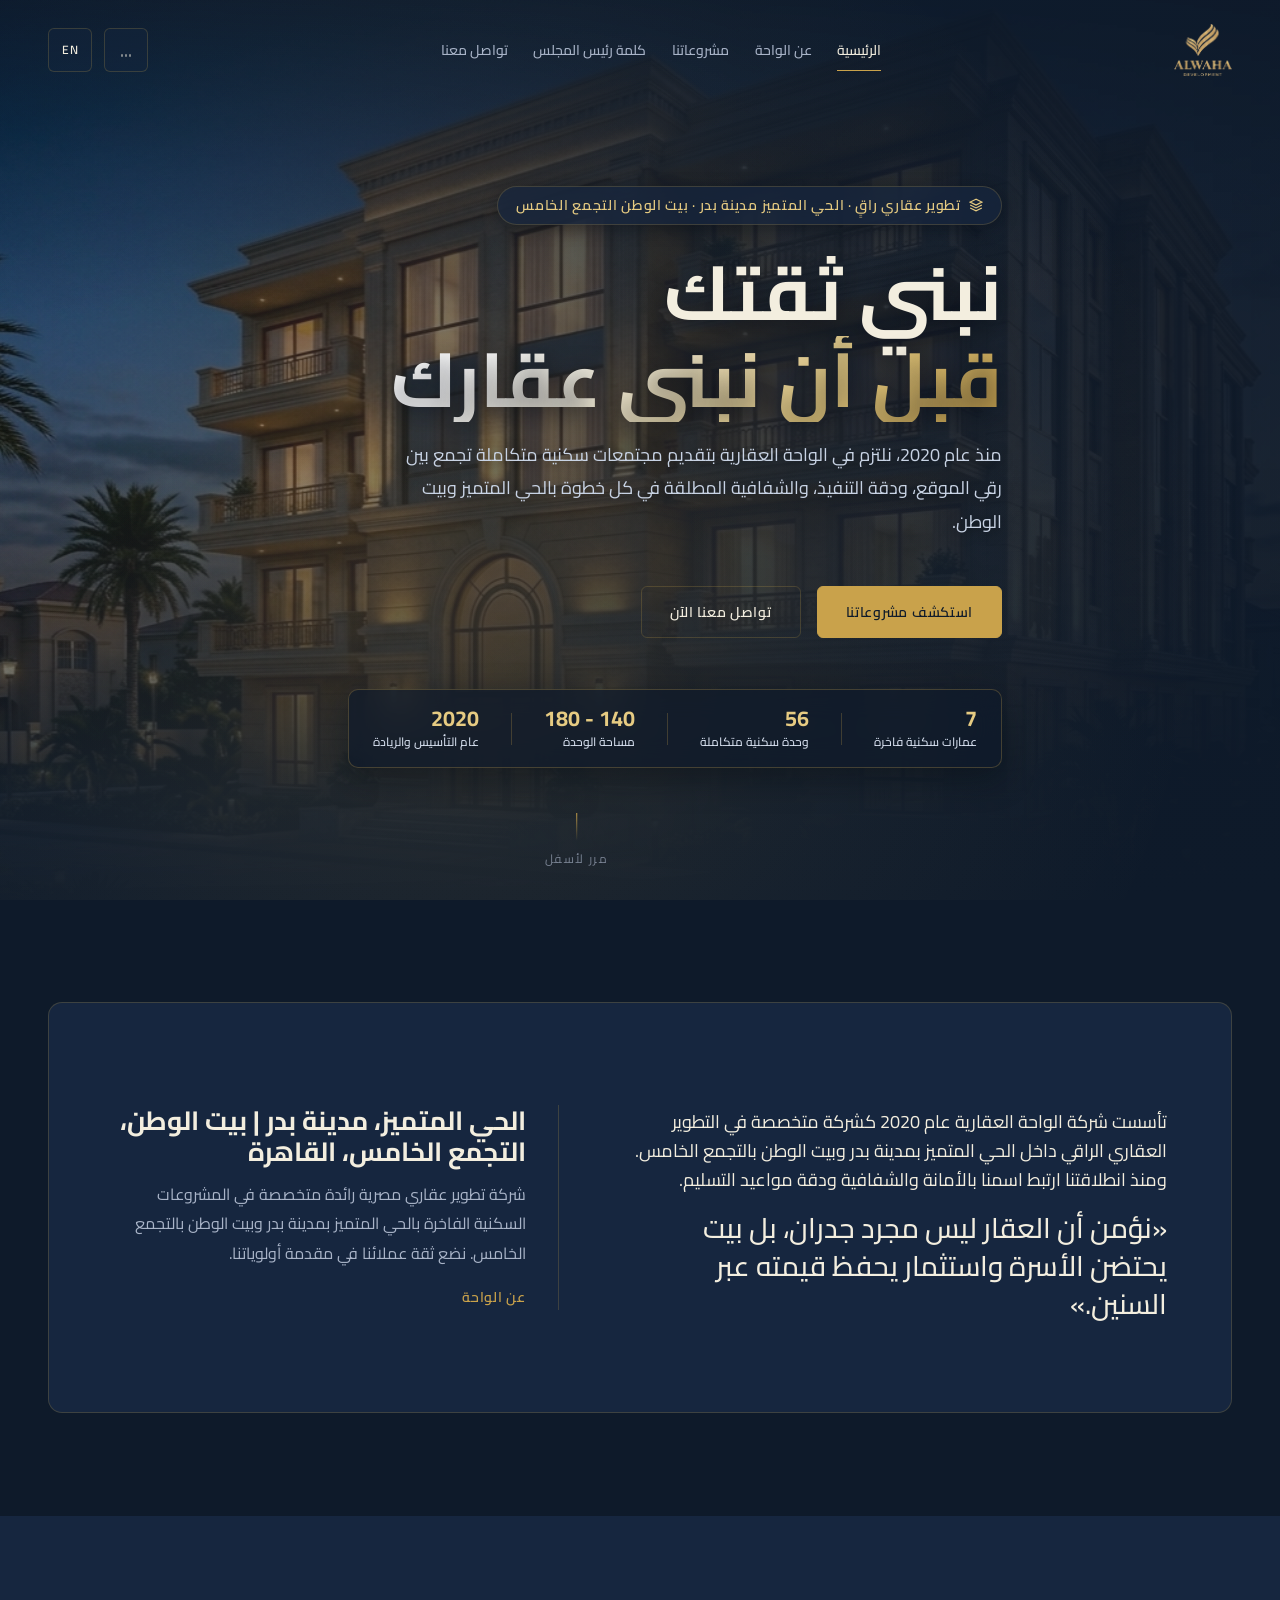
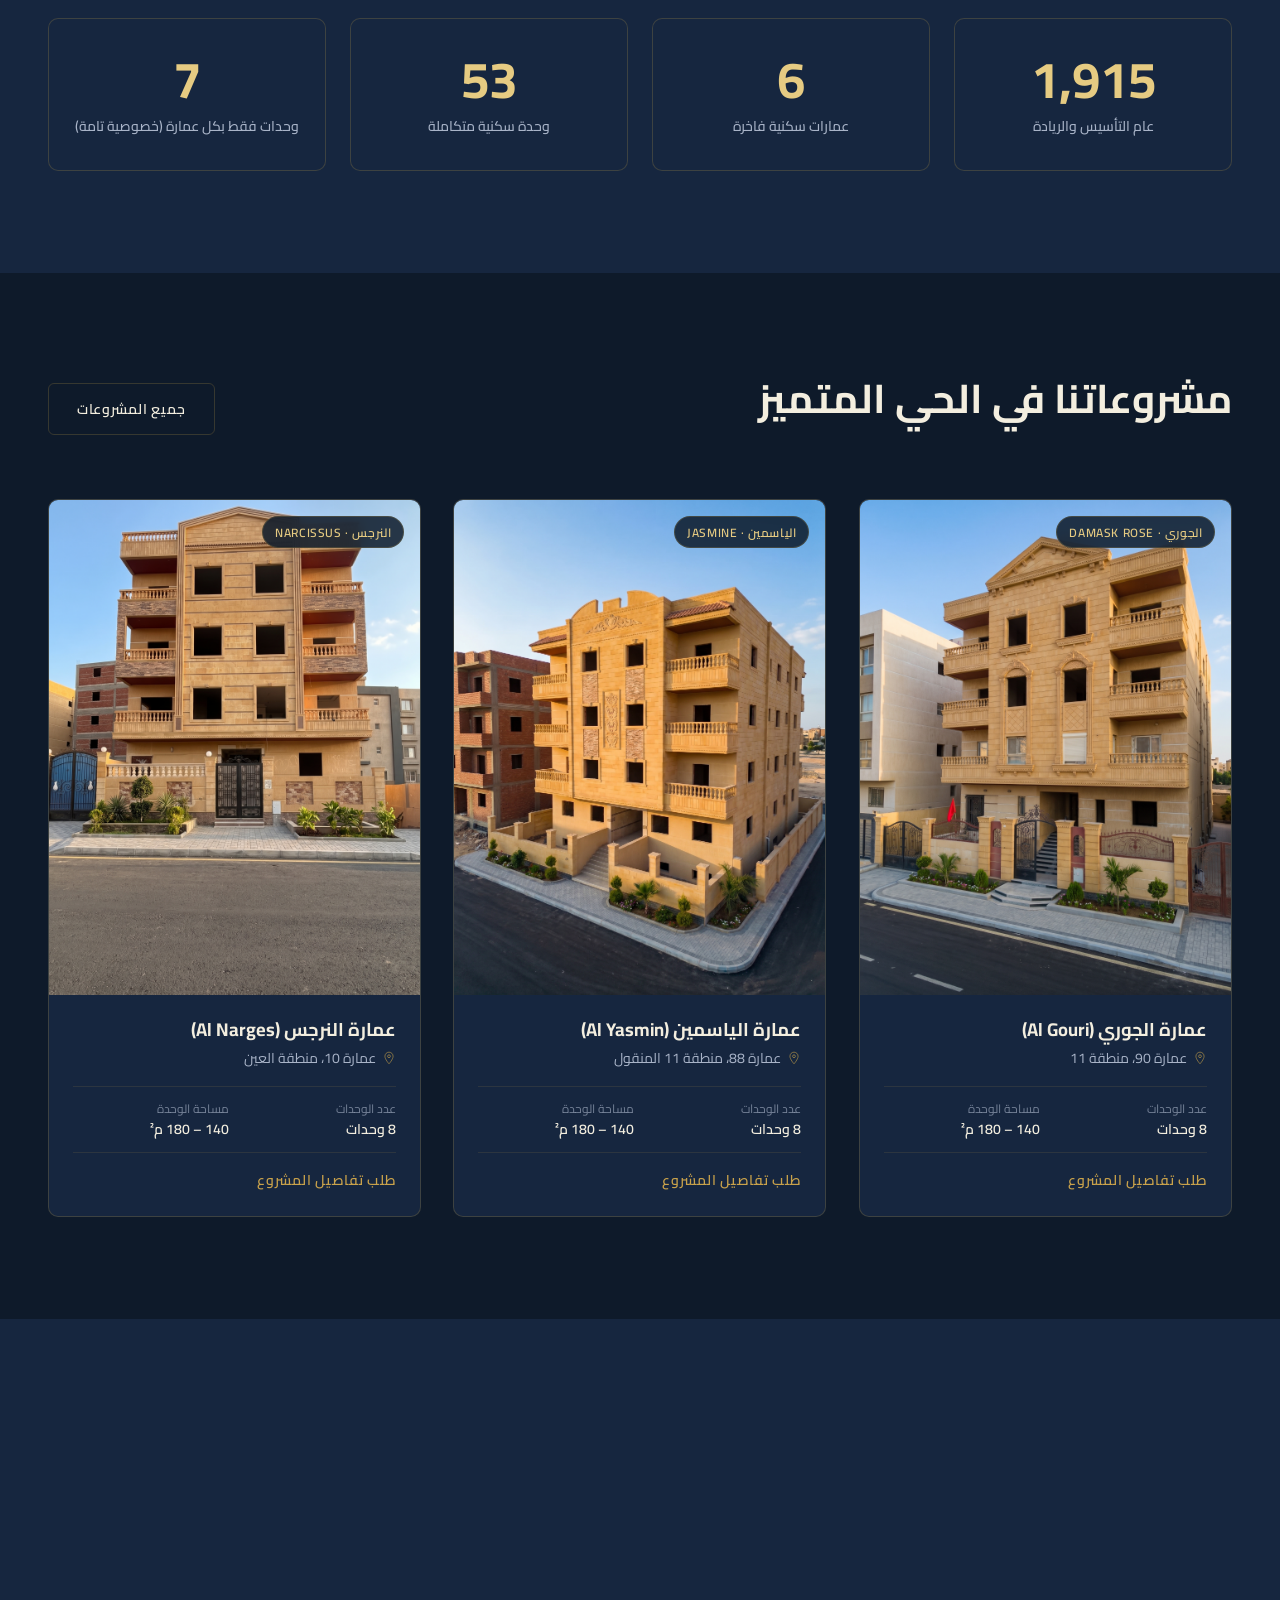
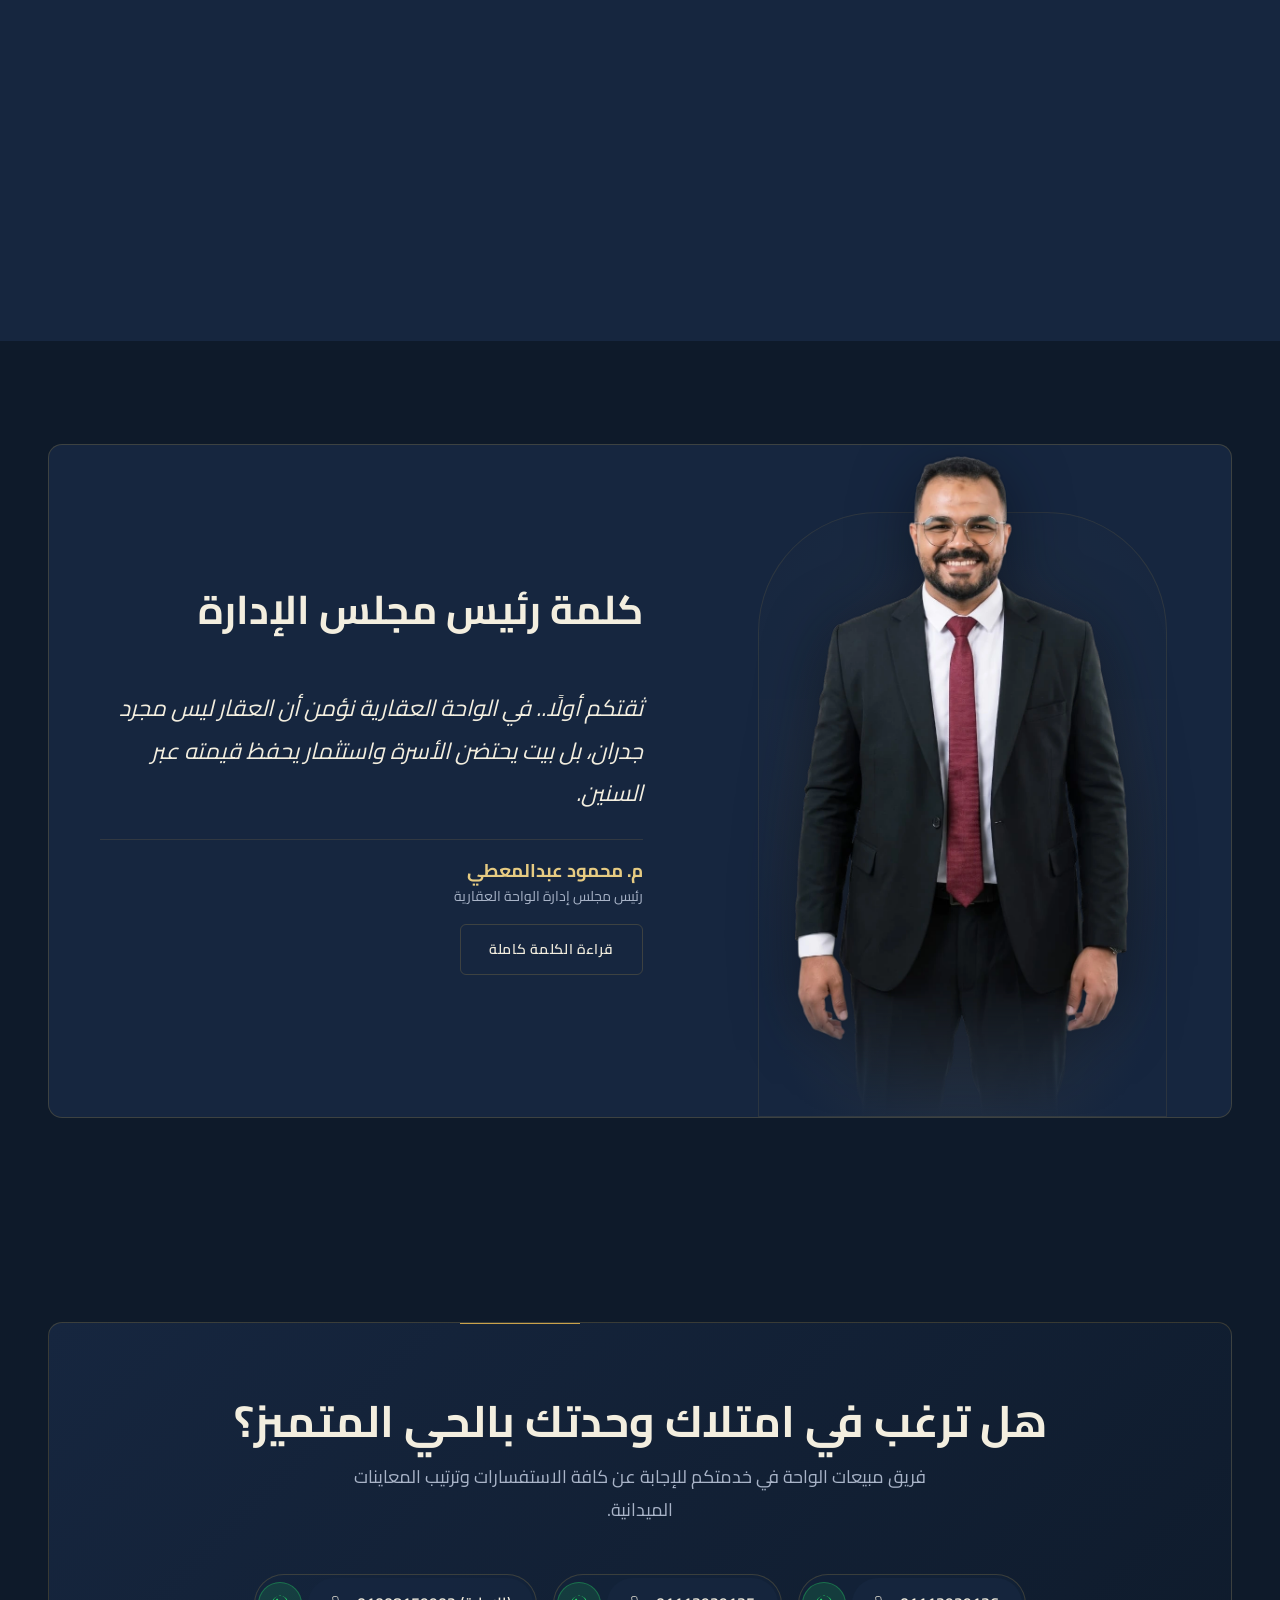
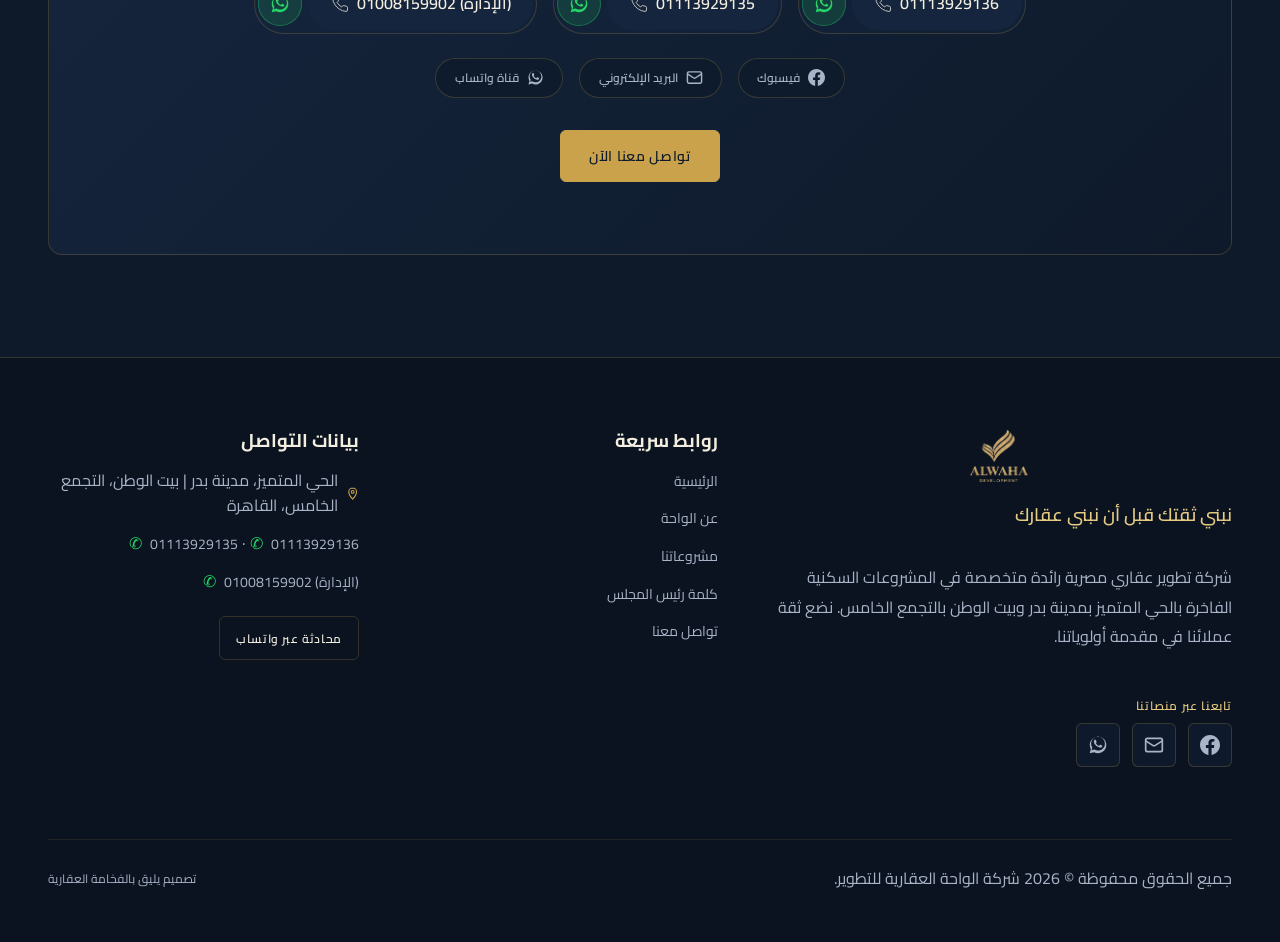
<file: index.html>
<!DOCTYPE html>
<html lang="ar" dir="rtl">

<head>
  <meta charset="UTF-8">
  <meta name="viewport" content="width=device-width, initial-scale=1.0">
  <title>الواحة العقارية | شقق للبيع بالحي المتميز مدينة بدر وبيت الوطن التجمع الخامس</title>
  <meta name="description"
    content="شركة الواحة العقارية للتطوير | شقق فاخرة للبيع في الحي المتميز بمدينة بدر وبيت الوطن التجمع الخامس. 7 عمارات سكنية، 56 وحدة بمساحات 140 - 180 م². واجهات كلاسيكية حديثة، مداخل فندقية، تقسيط مريح. تواصل معنا: 01113929136.">
  <meta name="keywords"
    content="الواحة العقارية, شقق للبيع مدينة بدر, الحي المتميز مدينة بدر, شقق بيت الوطن, بيت الوطن التجمع الخامس, عقارات التجمع الخامس, شركة تطوير عقاري, عقارات القاهرة, شقق بالتقسيط مدينة بدر, Alwaha Development, Beit Al Watan New Cairo">
  <meta name="author" content="شركة الواحة العقارية للتطوير - Alwaha Development">
  <meta name="robots" content="index, follow, max-image-preview:large, max-snippet:-1, max-video-preview:-1">
  <link rel="canonical" href="https://elwahaprofile.vercel.app/">
  <link rel="alternate" hreflang="ar" href="https://elwahaprofile.vercel.app/">
  <link rel="alternate" hreflang="x-default" href="https://elwahaprofile.vercel.app/">

  <!-- Open Graph / Facebook -->
  <meta property="og:type" content="website">
  <meta property="og:url" content="https://elwahaprofile.vercel.app/">
  <meta property="og:title" content="الواحة العقارية | شقق للبيع بالحي المتميز مدينة بدر وبيت الوطن التجمع الخامس">
  <meta property="og:description" content="مشروعات سكنية فاخرة في الحي المتميز بمدينة بدر وبيت الوطن بالتجمع الخامس. تأسست عام 2020. مساحات 140 إلى 180 م².">
  <meta property="og:image" content="https://elwahaprofile.vercel.app/assets/images/logo/logo.png">
  <meta property="og:site_name" content="الواحة العقارية للتطوير - Alwaha Development">
  <meta property="og:locale" content="ar_AR">
  <meta property="og:locale:alternate" content="en_US">

  <!-- Twitter Cards -->
  <meta name="twitter:card" content="summary_large_image">
  <meta name="twitter:url" content="https://elwahaprofile.vercel.app/">
  <meta name="twitter:title" content="الواحة العقارية | شقق للبيع بالحي المتميز وبيت الوطن">
  <meta name="twitter:description" content="مشروعات سكنية راقية في الحي المتميز بمدينة بدر وبيت الوطن بالتجمع الخامس. تواصل معنا: 01113929136.">
  <meta name="twitter:image" content="https://elwahaprofile.vercel.app/assets/images/logo/logo.png">

  <!-- Local Geographic SEO -->
  <meta name="geo.region" content="EG-C">
  <meta name="geo.placename" content="Badr City, Cairo, Egypt">
  <meta name="geo.position" content="30.1324;31.7272">
  <meta name="ICBM" content="30.1324, 31.7272">

  <!-- Favicon -->
  <link rel="icon" type="image/svg+xml" href="assets/images/logo/logo-mark.png">
  <link rel="apple-touch-icon" href="assets/images/logo/logo-mark.png">

  <!-- Stylesheets -->
  <link rel="stylesheet" href="css/variables.css">
  <link rel="stylesheet" href="css/reset.css">
  <link rel="stylesheet" href="css/base.css">
  <link rel="stylesheet" href="css/layout.css">
  <link rel="stylesheet" href="css/components.css">
  <link rel="stylesheet" href="css/animations.css">
  <link rel="stylesheet" href="css/pages/home.css">

  <!-- Schema.org JSON-LD (Rich Local Real Estate Snippet) -->
  <script type="application/ld+json">
  {
    "@context": "https://schema.org",
    "@type": "RealEstateAgent",
    "name": "Alwaha Development - الواحة العقارية للتطوير",
    "alternateName": [
      "الواحة العقارية",
      "شركة الواحة للتطوير العقاري",
      "Alwaha Real Estate"
    ],
    "url": "https://elwahaprofile.vercel.app",
    "logo": "https://elwahaprofile.vercel.app/assets/images/logo/logo.png",
    "image": "https://elwahaprofile.vercel.app/assets/images/hero/hero-building-render.jpg",
    "description": "شركة الواحة العقارية للتطوير - مشروعات سكنية راقية في الحي المتميز بمدينة بدر وبيت الوطن بالتجمع الخامس. 7 عمارات سكنية، 56 وحدة بمساحات من 140 إلى 180 م². تأسست عام 2020.",
    "foundingDate": "2020",
    "slogan": "نبني ثقتك قبل أن نبني عقارك",
    "telephone": [
      "+201113929136",
      "+201113929135",
      "+201008159902"
    ],
    "email": "info@elwahagroup.com",
    "priceRange": "$$$",
    "sameAs": [
      "https://www.facebook.com/alwaha.realestats/?locale=ar_AR",
      "https://whatsapp.com/channel/0029VbENyZl6GcGNzDdh3d0A"
    ],
    "address": {
      "@type": "PostalAddress",
      "streetAddress": "Al Hay Al Motamayez",
      "addressLocality": "Badr City",
      "addressRegion": "Cairo",
      "addressCountry": "EG"
    },
    "geo": {
      "@type": "GeoCoordinates",
      "latitude": 30.1324,
      "longitude": 31.7272
    },
    "areaServed": [
      {
        "@type": "Place",
        "name": "الحي المتميز، مدينة بدر - Al Hay Al Motamayez, Badr City"
      },
      {
        "@type": "Place",
        "name": "بيت الوطن، التجمع الخامس - Beit Al Watan, 5th Settlement, New Cairo"
      }
    ],
    "knowsLanguage": ["ar", "en"]
  }
  </script>
</head>

<body data-page-title-key="brand_name">

  <!-- Skip to Content -->
  <a href="#main-content" class="skip-to-content" data-i18n="skip_to_content">الانتقال إلى المحتوى الرئيسي</a>

  <!-- Site Header -->
  <header class="site-header" role="banner">
    <div class="container header__inner">
      <!-- Logo -->
      <a href="index.html" class="site-logo" aria-label="الواحة العقارية - الصفحة الرئيسية">
        <img src="assets/images/logo/logo.png" alt="الواحة العقارية - ALWAHA DEVELOPMENT" class="site-logo__img"
          width="180" height="52">
      </a>

      <!-- Desktop Navigation -->
      <nav class="main-nav" role="navigation" aria-label="القائمة الرئيسية">
        <ul class="nav__list">
          <li><a href="index.html" class="nav__link is-active" data-i18n="nav_home">الرئيسية</a></li>
          <li><a href="pages/about.html" class="nav__link" data-i18n="nav_about">عن الواحة</a></li>
          <li><a href="pages/projects.html" class="nav__link" data-i18n="nav_projects">مشروعاتنا</a></li>
          <li><a href="pages/chairman.html" class="nav__link" data-i18n="nav_chairman">كلمة رئيس المجلس</a></li>
          <li><a href="pages/contact.html" class="nav__link" data-i18n="nav_contact">تواصل معنا</a></li>
        </ul>
      </nav>

      <!-- Header Controls -->
      <div class="header__controls">
        <!-- Sound Toggle -->
        <button type="button" class="btn-control btn-sound-toggle is-muted" aria-label="تشغيل الصوت"
          title="Sound Toggle">
          <div class="sound-bars" aria-hidden="true">
            <span class="sound-bar"></span>
            <span class="sound-bar"></span>
            <span class="sound-bar"></span>
          </div>
        </button>

        <!-- Language Switcher -->
        <button type="button" class="btn-control btn-lang-toggle" aria-label="Switch Language">
          EN
        </button>

        <!-- Mobile Menu Toggle -->
        <button type="button" class="menu-toggle" aria-label="فتح القائمة" aria-expanded="false"
          aria-controls="mobile-navigation">
          <span></span>
          <span></span>
          <span></span>
        </button>
      </div>
    </div>
  </header>

  <!-- Mobile Drawer -->
  <div id="mobile-navigation" class="mobile-nav" role="dialog" aria-modal="true" aria-label="قائمة الموبايل">
    <ul class="mobile-nav__list">
      <li><a href="index.html" class="mobile-nav__link is-active" data-i18n="nav_home">الرئيسية</a></li>
      <li><a href="pages/about.html" class="mobile-nav__link" data-i18n="nav_about">عن الواحة</a></li>
      <li><a href="pages/projects.html" class="mobile-nav__link" data-i18n="nav_projects">مشروعاتنا</a></li>
      <li><a href="pages/chairman.html" class="mobile-nav__link" data-i18n="nav_chairman">كلمة رئيس المجلس</a></li>
      <li><a href="pages/contact.html" class="mobile-nav__link" data-i18n="nav_contact">تواصل معنا</a></li>
    </ul>
    <div class="mobile-nav__footer">
      <p class="text-steel" style="font-size: var(--text-sm);" data-i18n="brand_location">
        الحي المتميز، مدينة بدر | بيت الوطن، التجمع الخامس، القاهرة
      </p>
      <div class="mobile-nav__phones">
        <a href="tel:01113929136" class="mobile-nav__phone-link">01113929136</a>
        <a href="https://wa.me/201113929136" target="_blank" rel="noopener noreferrer"
          class="mobile-nav__wa-link" aria-label="محادثة واتساب 01113929136">
          <svg viewBox="0 0 24 24"><path d="M12.04 2c-5.46 0-9.91 4.45-9.91 9.91 0 1.75.46 3.45 1.32 4.95L2.05 22l5.25-1.38c1.45.79 3.08 1.21 4.74 1.21 5.46 0 9.91-4.45 9.91-9.91 0-2.65-1.03-5.14-2.9-7.01A9.816 9.816 0 0 0 12.04 2zm.01 16.67c-1.49 0-2.95-.4-4.22-1.15l-.3-.18-3.13.82.84-3.05-.2-.31a8.196 8.196 0 0 1-1.26-4.39c0-4.54 3.7-8.24 8.25-8.24 2.2 0 4.28.86 5.84 2.42a8.214 8.214 0 0 1 2.41 5.83c0 4.55-3.7 8.25-8.23 8.25zm4.52-6.17c-.25-.12-1.47-.72-1.7-.81-.23-.08-.39-.12-.56.12-.16.25-.64.81-.79.97-.14.17-.29.19-.54.06-.25-.12-1.05-.39-2-1.23-.74-.66-1.24-1.47-1.38-1.72-.14-.25-.01-.38.11-.51.11-.11.25-.29.37-.43.12-.15.17-.25.25-.42.08-.17.04-.31-.02-.43-.06-.12-.56-1.35-.76-1.85-.2-.48-.41-.42-.56-.43h-.48c-.16 0-.43.06-.66.31-.23.25-.87.85-.87 2.07 0 1.22.89 2.4 1.01 2.57.12.17 1.75 2.67 4.24 3.75.59.26 1.06.41 1.42.52.6.19 1.14.16 1.57.1.48-.07 1.47-.6 1.68-1.18.21-.58.21-1.08.14-1.18-.06-.11-.23-.17-.48-.29z"/></svg>
        </a>
      </div>
      <div class="mobile-nav__social">
        <a href="https://www.facebook.com/alwaha.realestats/?locale=ar_AR" target="_blank" rel="noopener noreferrer"
          class="mobile-nav__social-link" aria-label="فيسبوك الواحة العقارية" title="Facebook">
          <svg viewBox="0 0 24 24" fill="currentColor"><path d="M24 12.073c0-6.627-5.373-12-12-12s-12 5.373-12 12c0 5.99 4.388 10.954 10.125 11.854v-8.385H7.078v-3.47h3.047V9.43c0-3.007 1.792-4.669 4.533-4.669 1.312 0 2.686.235 2.686.235v2.953H15.83c-1.491 0-1.956.925-1.956 1.874v2.25h3.328l-.532 3.47h-2.796v8.385C19.612 23.027 24 18.062 24 12.073z"/></svg>
        </a>
        <a href="mailto:info@elwahagroup.com" class="mobile-nav__social-link" aria-label="البريد الإلكتروني" title="Email">
          <svg viewBox="0 0 24 24" fill="none" stroke="currentColor" stroke-width="2"><rect x="2" y="4" width="20" height="16" rx="2"/><path d="m22 7-8.97 5.7a1.94 1.94 0 0 1-2.06 0L2 7"/></svg>
        </a>
        <a href="https://whatsapp.com/channel/0029VbENyZl6GcGNzDdh3d0A" target="_blank" rel="noopener noreferrer"
          class="mobile-nav__social-link" aria-label="قناة واتساب الرسمية" title="WhatsApp Channel">
          <svg viewBox="0 0 24 24" fill="currentColor"><path d="M12.04 2c-5.46 0-9.91 4.45-9.91 9.91 0 1.75.46 3.45 1.32 4.95L2.05 22l5.25-1.38c1.45.79 3.08 1.21 4.74 1.21 5.46 0 9.91-4.45 9.91-9.91 0-2.65-1.03-5.14-2.9-7.01A9.816 9.816 0 0 0 12.04 2zm.01 16.67c-1.49 0-2.95-.4-4.22-1.15l-.3-.18-3.13.82.84-3.05-.2-.31a8.196 8.196 0 0 1-1.26-4.39c0-4.54 3.7-8.24 8.25-8.24 2.2 0 4.28.86 5.84 2.42a8.214 8.214 0 0 1 2.41 5.83c0 4.55-3.7 8.25-8.23 8.25zm4.52-6.17c-.25-.12-1.47-.72-1.7-.81-.23-.08-.39-.12-.56.12-.16.25-.64.81-.79.97-.14.17-.29.19-.54.06-.25-.12-1.05-.39-2-1.23-.74-.66-1.24-1.47-1.38-1.72-.14-.25-.01-.38.11-.51.11-.11.25-.29.37-.43.12-.15.17-.25.25-.42.08-.17.04-.31-.02-.43-.06-.12-.56-1.35-.76-1.85-.2-.48-.41-.42-.56-.43h-.48c-.16 0-.43.06-.66.31-.23.25-.87.85-.87 2.07 0 1.22.89 2.4 1.01 2.57.12.17 1.75 2.67 4.24 3.75.59.26 1.06.41 1.42.52.6.19 1.14.16 1.57.1.48-.07 1.47-.6 1.68-1.18.21-.58.21-1.08.14-1.18-.06-.11-.23-.17-.48-.29z"/></svg>
        </a>
      </div>
    </div>
  </div>

  <!-- Main Content -->
  <main id="main-content">

    <!-- 1. Full-Screen Hero Section -->
    <section class="hero" aria-label="المقدمة الرئيسية">
      <!-- Real Estate Building Visual Backdrop with Atmosphere -->
      <div class="hero__backdrop" aria-hidden="true">
        <div class="hero__building-image" id="heroBuildingImage"></div>
        <div class="hero__overlay-gradient"></div>
        <div class="hero__overlay-glow"></div>
      </div>

      <div class="container hero__content">
        <div class="hero__tagline-badge" data-reveal>
          <svg width="14" height="14" viewBox="0 0 24 24" fill="none" stroke="currentColor" stroke-width="2">
            <path d="M12 2L2 7l10 5 10-5-10-5zM2 17l10 5 10-5M2 12l10 5 10-5" />
          </svg>
          <span data-i18n="hero_badge">تطوير عقاري راقٍ · الحي المتميز مدينة بدر · بيت الوطن التجمع الخامس</span>
        </div>

        <h1 class="hero__title" data-reveal data-reveal-delay="100" data-i18n="hero_title" data-i18n-target="html">
          نبني ثقتك<br><span class="text-gold-gradient">قبل أن نبني عقارك</span>
        </h1>

        <p class="hero__description" data-reveal data-reveal-delay="200" data-i18n="hero_desc">
          منذ عام 2020، نلتزم في الواحة العقارية بتقديم مجتمعات سكنية متكاملة تجمع بين رقي الموقع، ودقة التنفيذ،
          والشفافية المطلقة في كل خطوة بالحي المتميز وبيت الوطن.
        </p>

        <div class="hero__actions" data-reveal data-reveal-delay="300">
          <a href="pages/projects.html" class="btn btn--primary" data-i18n="btn_view_projects">
            استكشف مشروعاتنا
            <svg width="16" height="16" viewBox="0 0 24 24" fill="none" stroke="currentColor" stroke-width="2">
              <path d="M5 12h14M12 5l7 7-7 7" />
            </svg>
          </a>
          <a href="pages/contact.html" class="btn btn--secondary" data-i18n="btn_contact_us">
            تواصل معنا الآن
          </a>
        </div>

        <!-- Live Hero Luxury Metrics Ribbon -->
        <div class="hero__metrics" data-reveal data-reveal-delay="400">
          <div class="hero__metric-item">
            <span class="hero__metric-val">7</span>
            <span class="hero__metric-label" data-i18n="stat_bldgs_label">عمارات سكنية فاخرة</span>
          </div>
          <div class="hero__metric-divider" aria-hidden="true"></div>
          <div class="hero__metric-item">
            <span class="hero__metric-val">56</span>
            <span class="hero__metric-label" data-i18n="stat_units_label">وحدة سكنية متكاملة</span>
          </div>
          <div class="hero__metric-divider" aria-hidden="true"></div>
          <div class="hero__metric-item">
            <span class="hero__metric-val">140 - 180</span>
            <span class="hero__metric-label" data-i18n="spec_unit_area">مساحات الوحدات (م²)</span>
          </div>
          <div class="hero__metric-divider" aria-hidden="true"></div>
          <div class="hero__metric-item">
            <span class="hero__metric-val">2020</span>
            <span class="hero__metric-label" data-i18n="stat_founded_label">عام التأسيس والريادة</span>
          </div>
        </div>
      </div>

      <div class="hero__scroll-indicator" aria-hidden="true">
        <span></span>
        <div data-i18n="hero_scroll">مرر لأسفل</div>
      </div>
    </section>

    <!-- 2. Intro Statement Section -->
    <section class="section" aria-label="نبذة عن الواحة">
      <div class="container">
        <div class="intro-card" data-reveal>
          <div class="split-layout">
            <div>
              <span class="gold-hairline"></span>
              <p class="lead" data-i18n="intro_lead">
                تأسست شركة الواحة العقارية عام 2020 كشركة متخصصة في التطوير العقاري الراقي داخل الحي المتميز بمدينة بدر وبيت الوطن بالتجمع الخامس.
                ومنذ انطلاقتنا ارتبط اسمنا بالأمانة والشفافية ودقة مواعيد التسليم.
              </p>
              <p class="intro-card__quote" data-i18n="intro_quote">
                «نؤمن أن العقار ليس مجرد جدران، بل بيت يحتضن الأسرة واستثمار يحفظ قيمته عبر السنين.»
              </p>
            </div>
            <div>
              <div
                style="border-inline-start: 1px solid var(--color-gold-muted); padding-inline-start: var(--space-xl);">
                <h3 class="text-ivory" style="margin-block-end: var(--space-sm);" data-i18n="brand_location">الحي
                  المتميز، مدينة بدر، القاهرة</h3>
                <p data-i18n="footer_about">
                  تضم محفظة مشروعات الشركة سبع عمارات سكنية موزعة على أرقى مناطق الحي المتميز، وتتميز جميعها بجودة
                  التصميم الهندسي والتنفيذ وفق أعلى المعايير.
                </p>
                <a href="pages/about.html" class="btn btn--text" data-i18n="nav_about">
                  المزيد عن الشركة ومسيرتها &larr;
                </a>
              </div>
            </div>
          </div>
        </div>
      </div>
    </section>

    <!-- 3. Animated Counters Section -->
    <section class="section section--alt" aria-label="إنجازات وأرقام الواحة">
      <div class="container">
        <div class="stats-grid">
          <div class="stat-card" data-reveal data-reveal-delay="100">
            <div class="stat-card__number" data-counter="2020">2020</div>
            <div class="stat-card__label" data-i18n="stat_founded_label">عام التأسيس والريادة</div>
          </div>

          <div class="stat-card" data-reveal data-reveal-delay="200">
            <div class="stat-card__number" data-counter="7">7</div>
            <div class="stat-card__label" data-i18n="stat_bldgs_label">عمارات سكنية فاخرة</div>
          </div>

          <div class="stat-card" data-reveal data-reveal-delay="300">
            <div class="stat-card__number" data-counter="56">56</div>
            <div class="stat-card__label" data-i18n="stat_units_label">وحدة سكنية متكاملة</div>
          </div>

          <div class="stat-card" data-reveal data-reveal-delay="400">
            <div class="stat-card__number" data-counter="8">8</div>
            <div class="stat-card__label" data-i18n="stat_per_bldg_label">وحدات فقط بكل عمارة (خصوصية تامة)</div>
          </div>
        </div>
      </div>
    </section>

    <!-- 4. Featured Projects Section -->
    <section class="section" aria-label="المشروعات المميزة">
      <div class="container">
        <div class="section__header section__header--split" data-reveal>
          <div>
            <h2 class="section__title" data-i18n="featured_title">مشروعاتنا في الحي المتميز</h2>
            <!-- <p class="section__subtitle" data-i18n="featured_subtitle">سبع تحف معمارية بأسماء أزهار تعكس الرقي والهدوء
              والخصوصية</p> -->
          </div>
          <div>
            <a href="pages/projects.html" class="btn btn--secondary" data-i18n="btn_all_projects">جميع المشروعات (7)</a>
          </div>
        </div>

        <div class="grid grid--3">
          <!-- Project 1: Al Gouri -->
          <article class="project-card" data-reveal data-reveal-delay="100">
            <div class="project-card__media">
              <span class="project-card__badge">الجوري · DAMASK ROSE</span>
              <img src="assets/images/projects/al-gouri/facade.jpg" alt="عمارة الجوري - الواجهة المعمارية"
                class="project-card__img project-card__img--primary" width="800" height="1067" loading="lazy">
              <img src="assets/images/projects/al-gouri/site.jpg" alt="عمارة الجوري - الموقع التنفيذي"
                class="project-card__img project-card__img--hover" width="800" height="1067" loading="lazy">
            </div>
            <div class="project-card__content">
              <h3 class="project-card__title">عمارة الجوري (Al Gouri)</h3>
              <div class="project-card__location">
                <svg viewBox="0 0 24 24">
                  <path
                    d="M12 2C8.13 2 5 5.13 5 9c0 5.25 7 13 7 13s7-7.75 7-13c0-3.87-3.13-7-7-7zm0 9.5c-1.38 0-2.5-1.12-2.5-2.5s1.12-2.5 2.5-2.5 2.5 1.12 2.5 2.5-1.12 2.5-2.5 2.5z" />
                </svg>
                <span>عمارة 90، منطقة 11</span>
              </div>
              <div class="project-card__specs">
                <div class="spec-item">
                  <span class="spec-item__label" data-i18n="spec_units">عدد الوحدات</span>
                  <span class="spec-item__value">8 وحدات</span>
                </div>
                <div class="spec-item">
                  <span class="spec-item__label" data-i18n="spec_unit_area">مساحة الوحدة</span>
                  <span class="spec-item__value">140 – 180 م²</span>
                </div>
              </div>
              <div class="project-card__actions">
                <a href="pages/project-al-gouri.html" class="btn btn--text" data-i18n="btn_request_details">تفاصيل
                  المشروع
                  &larr;</a>
              </div>
            </div>
          </article>

          <!-- Project 2: Al Yasmin -->
          <article class="project-card" data-reveal data-reveal-delay="200">
            <div class="project-card__media">
              <span class="project-card__badge">الياسمين · JASMINE</span>
              <img src="assets/images/projects/al-yasmin/facade.jpg" alt="عمارة الياسمين - الواجهة المعمارية"
                class="project-card__img project-card__img--primary" width="800" height="1067" loading="lazy">
              <img src="assets/images/projects/al-yasmin/site.jpg" alt="عمارة الياسمين - الموقع التنفيذي"
                class="project-card__img project-card__img--hover" width="800" height="1067" loading="lazy">
            </div>
            <div class="project-card__content">
              <h3 class="project-card__title">عمارة الياسمين (Al Yasmin)</h3>
              <div class="project-card__location">
                <svg viewBox="0 0 24 24">
                  <path
                    d="M12 2C8.13 2 5 5.13 5 9c0 5.25 7 13 7 13s7-7.75 7-13c0-3.87-3.13-7-7-7zm0 9.5c-1.38 0-2.5-1.12-2.5-2.5s1.12-2.5 2.5-2.5 2.5 1.12 2.5 2.5-1.12 2.5-2.5 2.5z" />
                </svg>
                <span>عمارة 88، منطقة 11 المنقول</span>
              </div>
              <div class="project-card__specs">
                <div class="spec-item">
                  <span class="spec-item__label" data-i18n="spec_units">عدد الوحدات</span>
                  <span class="spec-item__value">8 وحدات</span>
                </div>
                <div class="spec-item">
                  <span class="spec-item__label" data-i18n="spec_unit_area">مساحة الوحدة</span>
                  <span class="spec-item__value">140 – 180 م²</span>
                </div>
              </div>
              <div class="project-card__actions">
                <a href="pages/project-al-yasmin.html" class="btn btn--text" data-i18n="btn_request_details">تفاصيل
                  المشروع
                  &larr;</a>
              </div>
            </div>
          </article>

          <!-- Project 3: Al Narges -->
          <article class="project-card" data-reveal data-reveal-delay="300">
            <div class="project-card__media">
              <span class="project-card__badge">النرجس · NARCISSUS</span>
              <img src="assets/images/projects/al-narges/facade.jpg" alt="عمارة النرجس - الواجهة المعمارية"
                class="project-card__img project-card__img--primary" width="800" height="1067" loading="lazy">
              <img src="assets/images/projects/al-narges/site.jpg" alt="عمارة النرجس - الموقع التنفيذي"
                class="project-card__img project-card__img--hover" width="800" height="1067" loading="lazy">
            </div>
            <div class="project-card__content">
              <h3 class="project-card__title">عمارة النرجس (Al Narges)</h3>
              <div class="project-card__location">
                <svg viewBox="0 0 24 24">
                  <path
                    d="M12 2C8.13 2 5 5.13 5 9c0 5.25 7 13 7 13s7-7.75 7-13c0-3.87-3.13-7-7-7zm0 9.5c-1.38 0-2.5-1.12-2.5-2.5s1.12-2.5 2.5-2.5 2.5 1.12 2.5 2.5-1.12 2.5-2.5 2.5z" />
                </svg>
                <span>عمارة 10، منطقة العين</span>
              </div>
              <div class="project-card__specs">
                <div class="spec-item">
                  <span class="spec-item__label" data-i18n="spec_units">عدد الوحدات</span>
                  <span class="spec-item__value">8 وحدات</span>
                </div>
                <div class="spec-item">
                  <span class="spec-item__label" data-i18n="spec_unit_area">مساحة الوحدة</span>
                  <span class="spec-item__value">140 – 180 م²</span>
                </div>
              </div>
              <div class="project-card__actions">
                <a href="pages/project-al-narges.html" class="btn btn--text" data-i18n="btn_request_details">تفاصيل
                  المشروع
                  &larr;</a>
              </div>
            </div>
          </article>
        </div>
      </div>
    </section>

    <!-- 5. Why Alwaha Section -->
    <section class="section section--alt" aria-label="مميزات الواحة العقارية">
      <div class="container">
        <div class="section__header section__header--center" data-reveal>
          <h2 class="section__title" data-i18n="why_title">لماذا يختار عملاؤنا الواحة؟</h2>
          <p class="section__subtitle" data-i18n="why_subtitle">قيم حقيقية تلمسها في كل مرحلة من مراحل الشراء والتنفيذ
          </p>
        </div>

        <div class="grid grid--4">
          <div class="value-card" data-reveal data-reveal-delay="100">
            <div class="value-card__icon" aria-hidden="true">
              <svg viewBox="0 0 24 24">
                <path d="M12 2L2 7l10 5 10-5-10-5zM2 17l10 5 10-5M2 12l10 5 10-5" />
              </svg>
            </div>
            <h3 class="value-card__title" data-i18n="why_1_title">موقع متميز بالحي المتميز</h3>
            <p class="value-card__text" data-i18n="why_1_desc">جميع مشروعاتنا تقع في أرقى مناطق الحي المتميز بمدينة بدر
              بالقرب من العاصمة الإدارية وطريق السويس.</p>
          </div>

          <div class="value-card" data-reveal data-reveal-delay="200">
            <div class="value-card__icon" aria-hidden="true">
              <svg viewBox="0 0 24 24">
                <rect x="3" y="3" width="18" height="18" rx="2" />
                <path d="M3 9h18M9 21V9" />
              </svg>
            </div>
            <h3 class="value-card__title" data-i18n="why_2_title">مساحات مدروسة بعناية</h3>
            <p class="value-card__text" data-i18n="why_2_desc">وحدات بمساحات من 140 إلى 180 م² تم تصميمها هندسيًا
              لاستغلال كل متر بأعلى كفاءة وراحة.</p>
          </div>

          <div class="value-card" data-reveal data-reveal-delay="300">
            <div class="value-card__icon" aria-hidden="true">
              <svg viewBox="0 0 24 24">
                <polygon
                  points="12 2 15.09 8.26 22 9.27 17 14.14 18.18 21.02 12 17.77 5.82 21.02 7 14.14 2 9.27 8.91 8.26 12 2" />
              </svg>
            </div>
            <h3 class="value-card__title" data-i18n="why_3_title">أعلى معايير الجودة</h3>
            <p class="value-card__text" data-i18n="why_3_desc">واجهات معمارية كلاسيكية حديثة، ومداخل فندقية من الرخام
              الفاخر، ومصاعد إيطالية وتشطيبات راقية.</p>
          </div>

          <div class="value-card" data-reveal data-reveal-delay="400">
            <div class="value-card__icon" aria-hidden="true">
              <svg viewBox="0 0 24 24">
                <path d="M12 22s8-4 8-10V5l-8-3-8 3v7c0 6 8 10 8 10z" />
              </svg>
            </div>
            <h3 class="value-card__title" data-i18n="why_4_title">أمانة وشفافية مطلقة</h3>
            <p class="value-card__text" data-i18n="why_4_desc">عقود واضحة، التزام تام بمواعيد التسليم، وجداول دفع مرنة
              تضمن مصلحة شركائنا.</p>
          </div>
        </div>
      </div>
    </section>

    <!-- 6. Chairman's Message Teaser -->
    <section class="section" aria-label="كلمة رئيس مجلس الإدارة">
      <div class="container">
        <div class="chairman-teaser" data-reveal>
          <div class="chairman-teaser__grid">
            <div class="chairman-teaser__portrait-wrap">
              <picture>
                <source srcset="assets/images/chairman/chairman-cutout.webp" type="image/webp">
                <img src="assets/images/chairman/chairman-cutout.png"
                  alt="م. محمود عبدالمعطي - رئيس مجلس إدارة الواحة العقارية" class="chairman-teaser__portrait" width="600"
                  height="800" loading="lazy">
              </picture>
            </div>
            <div class="chairman-teaser__content">
              <h2 class="section__title" data-i18n="chairman_teaser_title">كلمة رئيس مجلس الإدارة</h2>
              <span class="gold-hairline"></span>
              <p class="chairman-teaser__quote" data-i18n="chairman_quote_lead">
                «ثقتكم أولًا.. في الواحة العقارية نؤمن أن العقار ليس مجرد جدران، بل بيت يحتضن الأسرة واستثمار يحفظ قيمته
                عبر السنين. ولذلك بدأنا رحلتنا عام 2020 على مبدأ واضح: أن نبني ثقة عملائنا أولًا، ثم نبني عقاراتهم.»
              </p>
              <div class="chairman-teaser__author">
                <div class="chairman-teaser__name" data-i18n="chairman_name">م. محمود عبدالمعطي</div>
                <div class="chairman-teaser__role" data-i18n="chairman_title_role">رئيس مجلس إدارة الواحة العقارية</div>
                <div style="margin-top: var(--space-md);">
                  <a href="pages/chairman.html" class="btn btn--secondary" data-i18n="chairman_read_more">قراءة الكلمة
                    كاملة
                    &larr;</a>
                </div>
              </div>
            </div>
          </div>
        </div>
      </div>
    </section>

    <!-- 7. Big Contact Band with Official Phones -->
    <section class="section" aria-label="تواصل مع الواحة">
      <div class="container">
        <div class="contact-band" data-reveal>
          <h2 class="contact-band__title" data-i18n="contact_band_title">هل ترغب في امتلاك وحدتك بالحي المتميز؟</h2>
          <p class="contact-band__text" data-i18n="contact_band_desc">فريق مبيعات الواحة في خدمتكم للإجابة عن كافة
            الاستفسارات وترتيب المعاينات الميدانية.</p>

          <div class="contact-band__phones">
            <div class="phone-pair">
              <a href="tel:01113929136" class="phone-pill">
                <svg viewBox="0 0 24 24">
                  <path
                    d="M22 16.92v3a2 2 0 0 1-2.18 2 19.79 19.79 0 0 1-8.63-3.07 19.5 19.5 0 0 1-6-6 19.79 19.79 0 0 1-3.07-8.67A2 2 0 0 1 4.11 2h3a2 2 0 0 1 2 1.72 12.84 12.84 0 0 0 .7 2.81 2 2 0 0 1-.45 2.11L8.09 9.91a16 16 0 0 0 6 6l1.27-1.27a2 2 0 0 1 2.11-.45 12.84 12.84 0 0 0 2.81.7A2 2 0 0 1 22 16.92z" />
                </svg>
                <span>01113929136</span>
              </a>
              <a href="https://wa.me/201113929136" target="_blank" rel="noopener noreferrer"
                class="phone-pill--whatsapp" aria-label="محادثة واتساب 01113929136" title="واتساب 01113929136">
                <svg viewBox="0 0 24 24"><path d="M12.04 2c-5.46 0-9.91 4.45-9.91 9.91 0 1.75.46 3.45 1.32 4.95L2.05 22l5.25-1.38c1.45.79 3.08 1.21 4.74 1.21 5.46 0 9.91-4.45 9.91-9.91 0-2.65-1.03-5.14-2.9-7.01A9.816 9.816 0 0 0 12.04 2zm.01 16.67c-1.49 0-2.95-.4-4.22-1.15l-.3-.18-3.13.82.84-3.05-.2-.31a8.196 8.196 0 0 1-1.26-4.39c0-4.54 3.7-8.24 8.25-8.24 2.2 0 4.28.86 5.84 2.42a8.214 8.214 0 0 1 2.41 5.83c0 4.55-3.7 8.25-8.23 8.25zm4.52-6.17c-.25-.12-1.47-.72-1.7-.81-.23-.08-.39-.12-.56.12-.16.25-.64.81-.79.97-.14.17-.29.19-.54.06-.25-.12-1.05-.39-2-1.23-.74-.66-1.24-1.47-1.38-1.72-.14-.25-.01-.38.11-.51.11-.11.25-.29.37-.43.12-.15.17-.25.25-.42.08-.17.04-.31-.02-.43-.06-.12-.56-1.35-.76-1.85-.2-.48-.41-.42-.56-.43h-.48c-.16 0-.43.06-.66.31-.23.25-.87.85-.87 2.07 0 1.22.89 2.4 1.01 2.57.12.17 1.75 2.67 4.24 3.75.59.26 1.06.41 1.42.52.6.19 1.14.16 1.57.1.48-.07 1.47-.6 1.68-1.18.21-.58.21-1.08.14-1.18-.06-.11-.23-.17-.48-.29z"/></svg>
              </a>
            </div>

            <div class="phone-pair">
              <a href="tel:01113929135" class="phone-pill">
                <svg viewBox="0 0 24 24">
                  <path
                    d="M22 16.92v3a2 2 0 0 1-2.18 2 19.79 19.79 0 0 1-8.63-3.07 19.5 19.5 0 0 1-6-6 19.79 19.79 0 0 1-3.07-8.67A2 2 0 0 1 4.11 2h3a2 2 0 0 1 2 1.72 12.84 12.84 0 0 0 .7 2.81 2 2 0 0 1-.45 2.11L8.09 9.91a16 16 0 0 0 6 6l1.27-1.27a2 2 0 0 1 2.11-.45 12.84 12.84 0 0 0 2.81.7A2 2 0 0 1 22 16.92z" />
                </svg>
                <span>01113929135</span>
              </a>
              <a href="https://wa.me/201113929135" target="_blank" rel="noopener noreferrer"
                class="phone-pill--whatsapp" aria-label="محادثة واتساب 01113929135" title="واتساب 01113929135">
                <svg viewBox="0 0 24 24"><path d="M12.04 2c-5.46 0-9.91 4.45-9.91 9.91 0 1.75.46 3.45 1.32 4.95L2.05 22l5.25-1.38c1.45.79 3.08 1.21 4.74 1.21 5.46 0 9.91-4.45 9.91-9.91 0-2.65-1.03-5.14-2.9-7.01A9.816 9.816 0 0 0 12.04 2zm.01 16.67c-1.49 0-2.95-.4-4.22-1.15l-.3-.18-3.13.82.84-3.05-.2-.31a8.196 8.196 0 0 1-1.26-4.39c0-4.54 3.7-8.24 8.25-8.24 2.2 0 4.28.86 5.84 2.42a8.214 8.214 0 0 1 2.41 5.83c0 4.55-3.7 8.25-8.23 8.25zm4.52-6.17c-.25-.12-1.47-.72-1.7-.81-.23-.08-.39-.12-.56.12-.16.25-.64.81-.79.97-.14.17-.29.19-.54.06-.25-.12-1.05-.39-2-1.23-.74-.66-1.24-1.47-1.38-1.72-.14-.25-.01-.38.11-.51.11-.11.25-.29.37-.43.12-.15.17-.25.25-.42.08-.17.04-.31-.02-.43-.06-.12-.56-1.35-.76-1.85-.2-.48-.41-.42-.56-.43h-.48c-.16 0-.43.06-.66.31-.23.25-.87.85-.87 2.07 0 1.22.89 2.4 1.01 2.57.12.17 1.75 2.67 4.24 3.75.59.26 1.06.41 1.42.52.6.19 1.14.16 1.57.1.48-.07 1.47-.6 1.68-1.18.21-.58.21-1.08.14-1.18-.06-.11-.23-.17-.48-.29z"/></svg>
              </a>
            </div>

            <div class="phone-pair">
              <a href="tel:01008159902" class="phone-pill">
                <svg viewBox="0 0 24 24">
                  <path
                    d="M22 16.92v3a2 2 0 0 1-2.18 2 19.79 19.79 0 0 1-8.63-3.07 19.5 19.5 0 0 1-6-6 19.79 19.79 0 0 1-3.07-8.67A2 2 0 0 1 4.11 2h3a2 2 0 0 1 2 1.72 12.84 12.84 0 0 0 .7 2.81 2 2 0 0 1-.45 2.11L8.09 9.91a16 16 0 0 0 6 6l1.27-1.27a2 2 0 0 1 2.11-.45 12.84 12.84 0 0 0 2.81.7A2 2 0 0 1 22 16.92z" />
                </svg>
                <span>01008159902 (الإدارة)</span>
              </a>
              <a href="https://wa.me/201008159902" target="_blank" rel="noopener noreferrer"
                class="phone-pill--whatsapp" aria-label="محادثة واتساب للإدارة 01008159902" title="واتساب الإدارة 01008159902">
                <svg viewBox="0 0 24 24"><path d="M12.04 2c-5.46 0-9.91 4.45-9.91 9.91 0 1.75.46 3.45 1.32 4.95L2.05 22l5.25-1.38c1.45.79 3.08 1.21 4.74 1.21 5.46 0 9.91-4.45 9.91-9.91 0-2.65-1.03-5.14-2.9-7.01A9.816 9.816 0 0 0 12.04 2zm.01 16.67c-1.49 0-2.95-.4-4.22-1.15l-.3-.18-3.13.82.84-3.05-.2-.31a8.196 8.196 0 0 1-1.26-4.39c0-4.54 3.7-8.24 8.25-8.24 2.2 0 4.28.86 5.84 2.42a8.214 8.214 0 0 1 2.41 5.83c0 4.55-3.7 8.25-8.23 8.25zm4.52-6.17c-.25-.12-1.47-.72-1.7-.81-.23-.08-.39-.12-.56.12-.16.25-.64.81-.79.97-.14.17-.29.19-.54.06-.25-.12-1.05-.39-2-1.23-.74-.66-1.24-1.47-1.38-1.72-.14-.25-.01-.38.11-.51.11-.11.25-.29.37-.43.12-.15.17-.25.25-.42.08-.17.04-.31-.02-.43-.06-.12-.56-1.35-.76-1.85-.2-.48-.41-.42-.56-.43h-.48c-.16 0-.43.06-.66.31-.23.25-.87.85-.87 2.07 0 1.22.89 2.4 1.01 2.57.12.17 1.75 2.67 4.24 3.75.59.26 1.06.41 1.42.52.6.19 1.14.16 1.57.1.48-.07 1.47-.6 1.68-1.18.21-.58.21-1.08.14-1.18-.06-.11-.23-.17-.48-.29z"/></svg>
              </a>
            </div>
          </div>

          <!-- Social Links Row -->
          <div class="contact-band__social">
            <a href="https://www.facebook.com/alwaha.realestats/?locale=ar_AR" target="_blank" rel="noopener noreferrer"
              class="contact-band__social-link contact-band__social-link--fb" aria-label="Facebook">
              <svg viewBox="0 0 24 24" fill="currentColor"><path d="M24 12.073c0-6.627-5.373-12-12-12s-12 5.373-12 12c0 5.99 4.388 10.954 10.125 11.854v-8.385H7.078v-3.47h3.047V9.43c0-3.007 1.792-4.669 4.533-4.669 1.312 0 2.686.235 2.686.235v2.953H15.83c-1.491 0-1.956.925-1.956 1.874v2.25h3.328l-.532 3.47h-2.796v8.385C19.612 23.027 24 18.062 24 12.073z"/></svg>
              <span data-i18n="footer_social_facebook">فيسبوك</span>
            </a>
            <a href="mailto:info@elwahagroup.com" class="contact-band__social-link" aria-label="Email">
              <svg viewBox="0 0 24 24" fill="none" stroke="currentColor" stroke-width="2"><rect x="2" y="4" width="20" height="16" rx="2"/><path d="m22 7-8.97 5.7a1.94 1.94 0 0 1-2.06 0L2 7"/></svg>
              <span data-i18n="footer_social_email">info@elwahagroup.com</span>
            </a>
            <a href="https://whatsapp.com/channel/0029VbENyZl6GcGNzDdh3d0A" target="_blank" rel="noopener noreferrer"
              class="contact-band__social-link contact-band__social-link--wa" aria-label="WhatsApp Channel">
              <svg viewBox="0 0 24 24" fill="currentColor"><path d="M12.04 2c-5.46 0-9.91 4.45-9.91 9.91 0 1.75.46 3.45 1.32 4.95L2.05 22l5.25-1.38c1.45.79 3.08 1.21 4.74 1.21 5.46 0 9.91-4.45 9.91-9.91 0-2.65-1.03-5.14-2.9-7.01A9.816 9.816 0 0 0 12.04 2zm.01 16.67c-1.49 0-2.95-.4-4.22-1.15l-.3-.18-3.13.82.84-3.05-.2-.31a8.196 8.196 0 0 1-1.26-4.39c0-4.54 3.7-8.24 8.25-8.24 2.2 0 4.28.86 5.84 2.42a8.214 8.214 0 0 1 2.41 5.83c0 4.55-3.7 8.25-8.23 8.25zm4.52-6.17c-.25-.12-1.47-.72-1.7-.81-.23-.08-.39-.12-.56.12-.16.25-.64.81-.79.97-.14.17-.29.19-.54.06-.25-.12-1.05-.39-2-1.23-.74-.66-1.24-1.47-1.38-1.72-.14-.25-.01-.38.11-.51.11-.11.25-.29.37-.43.12-.15.17-.25.25-.42.08-.17.04-.31-.02-.43-.06-.12-.56-1.35-.76-1.85-.2-.48-.41-.42-.56-.43h-.48c-.16 0-.43.06-.66.31-.23.25-.87.85-.87 2.07 0 1.22.89 2.4 1.01 2.57.12.17 1.75 2.67 4.24 3.75.59.26 1.06.41 1.42.52.6.19 1.14.16 1.57.1.48-.07 1.47-.6 1.68-1.18.21-.58.21-1.08.14-1.18-.06-.11-.23-.17-.48-.29z"/></svg>
              <span data-i18n="footer_social_whatsapp_channel">قناة واتساب</span>
            </a>
          </div>

          <a href="pages/contact.html" class="btn btn--primary" data-i18n="btn_contact_us">
            حجز موعد معاينة ميدانية
          </a>
        </div>
      </div>
    </section>

  </main>

  <!-- Site Footer -->
  <footer class="site-footer" role="contentinfo">
    <div class="container">
      <div class="footer__grid">
        <div class="footer__brand">
          <img src="assets/images/logo/logo.png" alt="الواحة العقارية" class="site-logo__img" width="180" height="52"
            loading="lazy">
          <p class="footer__tagline" data-i18n="brand_tagline">نبني ثقتك قبل أن نبني عقارك</p>
          <p data-i18n="footer_about">
            شركة تطوير عقاري مصرية رائدة متخصصة في المشروعات السكنية الفاخرة بالحي المتميز بمدينة بدر وبيت الوطن بالتجمع الخامس. نضع ثقة عملائنا في مقدمة أولوياتنا.
          </p>

          <div class="footer__social-wrap">
            <span class="footer__social-label" data-i18n="footer_follow">تابعنا عبر منصاتنا</span>
            <div class="footer__social">
              <a href="https://www.facebook.com/alwaha.realestats/?locale=ar_AR" target="_blank" rel="noopener noreferrer"
                class="footer__social-link footer__social-link--fb" aria-label="Facebook - صفحتنا على فيسبوك" title="Facebook">
                <svg viewBox="0 0 24 24" fill="currentColor"><path d="M24 12.073c0-6.627-5.373-12-12-12s-12 5.373-12 12c0 5.99 4.388 10.954 10.125 11.854v-8.385H7.078v-3.47h3.047V9.43c0-3.007 1.792-4.669 4.533-4.669 1.312 0 2.686.235 2.686.235v2.953H15.83c-1.491 0-1.956.925-1.956 1.874v2.25h3.328l-.532 3.47h-2.796v8.385C19.612 23.027 24 18.062 24 12.073z"/></svg>
              </a>
              <a href="mailto:info@elwahagroup.com" class="footer__social-link footer__social-link--mail" aria-label="البريد الإلكتروني" title="info@elwahagroup.com">
                <svg viewBox="0 0 24 24" fill="none" stroke="currentColor" stroke-width="2"><rect x="2" y="4" width="20" height="16" rx="2"/><path d="m22 7-8.97 5.7a1.94 1.94 0 0 1-2.06 0L2 7"/></svg>
              </a>
              <a href="https://whatsapp.com/channel/0029VbENyZl6GcGNzDdh3d0A" target="_blank" rel="noopener noreferrer"
                class="footer__social-link footer__social-link--wa" aria-label="قناة واتساب الرسمية" title="WhatsApp Channel">
                <svg viewBox="0 0 24 24" fill="currentColor"><path d="M12.04 2c-5.46 0-9.91 4.45-9.91 9.91 0 1.75.46 3.45 1.32 4.95L2.05 22l5.25-1.38c1.45.79 3.08 1.21 4.74 1.21 5.46 0 9.91-4.45 9.91-9.91 0-2.65-1.03-5.14-2.9-7.01A9.816 9.816 0 0 0 12.04 2zm.01 16.67c-1.49 0-2.95-.4-4.22-1.15l-.3-.18-3.13.82.84-3.05-.2-.31a8.196 8.196 0 0 1-1.26-4.39c0-4.54 3.7-8.24 8.25-8.24 2.2 0 4.28.86 5.84 2.42a8.214 8.214 0 0 1 2.41 5.83c0 4.55-3.7 8.25-8.23 8.25zm4.52-6.17c-.25-.12-1.47-.72-1.7-.81-.23-.08-.39-.12-.56.12-.16.25-.64.81-.79.97-.14.17-.29.19-.54.06-.25-.12-1.05-.39-2-1.23-.74-.66-1.24-1.47-1.38-1.72-.14-.25-.01-.38.11-.51.11-.11.25-.29.37-.43.12-.15.17-.25.25-.42.08-.17.04-.31-.02-.43-.06-.12-.56-1.35-.76-1.85-.2-.48-.41-.42-.56-.43h-.48c-.16 0-.43.06-.66.31-.23.25-.87.85-.87 2.07 0 1.22.89 2.4 1.01 2.57.12.17 1.75 2.67 4.24 3.75.59.26 1.06.41 1.42.52.6.19 1.14.16 1.57.1.48-.07 1.47-.6 1.68-1.18.21-.58.21-1.08.14-1.18-.06-.11-.23-.17-.48-.29z"/></svg>
              </a>
            </div>
          </div>
        </div>

        <div>
          <h4 class="footer__title" data-i18n="footer_quick_links">روابط سريعة</h4>
          <ul class="footer__links">
            <li><a href="index.html" class="footer__link" data-i18n="nav_home">الرئيسية</a></li>
            <li><a href="pages/about.html" class="footer__link" data-i18n="nav_about">عن الواحة</a></li>
            <li><a href="pages/projects.html" class="footer__link" data-i18n="nav_projects">مشروعاتنا (7 عمارات)</a>
            </li>
            <li><a href="pages/chairman.html" class="footer__link" data-i18n="nav_chairman">كلمة رئيس مجلس الإدارة</a>
            </li>
            <li><a href="pages/contact.html" class="footer__link" data-i18n="nav_contact">تواصل معنا وحجز المعاينة</a>
            </li>
          </ul>
        </div>

        <div>
          <h4 class="footer__title" data-i18n="footer_contact_info">بيانات التواصل</h4>
          <ul class="footer__links">
            <li class="text-steel" style="display: flex; gap: 8px;">
              <svg width="18" height="18" viewBox="0 0 24 24" fill="none" stroke="var(--color-gold)" stroke-width="2">
                <path
                  d="M12 2C8.13 2 5 5.13 5 9c0 5.25 7 13 7 13s7-7.75 7-13c0-3.87-3.13-7-7-7zm0 9.5c-1.38 0-2.5-1.12-2.5-2.5s1.12-2.5 2.5-2.5 2.5 1.12 2.5 2.5-1.12 2.5-2.5 2.5z" />
              </svg>
              <span data-i18n="brand_location">الحي المتميز، مدينة بدر | بيت الوطن، التجمع الخامس، القاهرة</span>
            </li>
            <li>
              <a href="tel:01113929136" class="footer__link"
                style="direction: ltr; display: inline-block;">01113929136</a>
              <a href="https://wa.me/201113929136" target="_blank" rel="noopener noreferrer" style="color: #25D366; margin-inline-start: 4px;" aria-label="واتساب">✆</a> ·
              <a href="tel:01113929135" class="footer__link"
                style="direction: ltr; display: inline-block;">01113929135</a>
              <a href="https://wa.me/201113929135" target="_blank" rel="noopener noreferrer" style="color: #25D366; margin-inline-start: 4px;" aria-label="واتساب">✆</a>
            </li>
            <li>
              <a href="tel:01008159902" class="footer__link" style="direction: ltr; display: inline-block;">01008159902
                (الإدارة)</a>
              <a href="https://wa.me/201008159902" target="_blank" rel="noopener noreferrer" style="color: #25D366; margin-inline-start: 4px;" aria-label="واتساب الإدارة">✆</a>
            </li>
            <li style="margin-top: 10px;">
              <a href="https://wa.me/201113929136" target="_blank" rel="noopener noreferrer" class="btn btn--secondary"
                style="padding: 0.5rem 1rem; font-size: var(--text-xs); gap: 6px;" data-i18n="btn_whatsapp">
                <svg width="14" height="14" viewBox="0 0 24 24" fill="currentColor"><path d="M12.04 2c-5.46 0-9.91 4.45-9.91 9.91 0 1.75.46 3.45 1.32 4.95L2.05 22l5.25-1.38c1.45.79 3.08 1.21 4.74 1.21 5.46 0 9.91-4.45 9.91-9.91 0-2.65-1.03-5.14-2.9-7.01A9.816 9.816 0 0 0 12.04 2zm.01 16.67c-1.49 0-2.95-.4-4.22-1.15l-.3-.18-3.13.82.84-3.05-.2-.31a8.196 8.196 0 0 1-1.26-4.39c0-4.54 3.7-8.24 8.25-8.24 2.2 0 4.28.86 5.84 2.42a8.214 8.214 0 0 1 2.41 5.83c0 4.55-3.7 8.25-8.23 8.25zm4.52-6.17c-.25-.12-1.47-.72-1.7-.81-.23-.08-.39-.12-.56.12-.16.25-.64.81-.79.97-.14.17-.29.19-.54.06-.25-.12-1.05-.39-2-1.23-.74-.66-1.24-1.47-1.38-1.72-.14-.25-.01-.38.11-.51.11-.11.25-.29.37-.43.12-.15.17-.25.25-.42.08-.17.04-.31-.02-.43-.06-.12-.56-1.35-.76-1.85-.2-.48-.41-.42-.56-.43h-.48c-.16 0-.43.06-.66.31-.23.25-.87.85-.87 2.07 0 1.22.89 2.4 1.01 2.57.12.17 1.75 2.67 4.24 3.75.59.26 1.06.41 1.42.52.6.19 1.14.16 1.57.1.48-.07 1.47-.6 1.68-1.18.21-.58.21-1.08.14-1.18-.06-.11-.23-.17-.48-.29z"/></svg>
                محادثة واتساب مباشرة
              </a>
            </li>
          </ul>
        </div>
      </div>

      <div class="footer__bottom">
        <p data-i18n="footer_rights">جميع الحقوق محفوظة © 2026 شركة الواحة العقارية للتطوير.</p>
        <p class="text-steel-muted" style="font-size: var(--text-xs);" data-i18n="footer_designed_for">تصميم يليق
          بالفخامة العقارية</p>
      </div>
    </div>
  </footer>

  <!-- Script Modules -->
  <script type="module" src="js/main.js"></script>
</body>

</html>
</file>
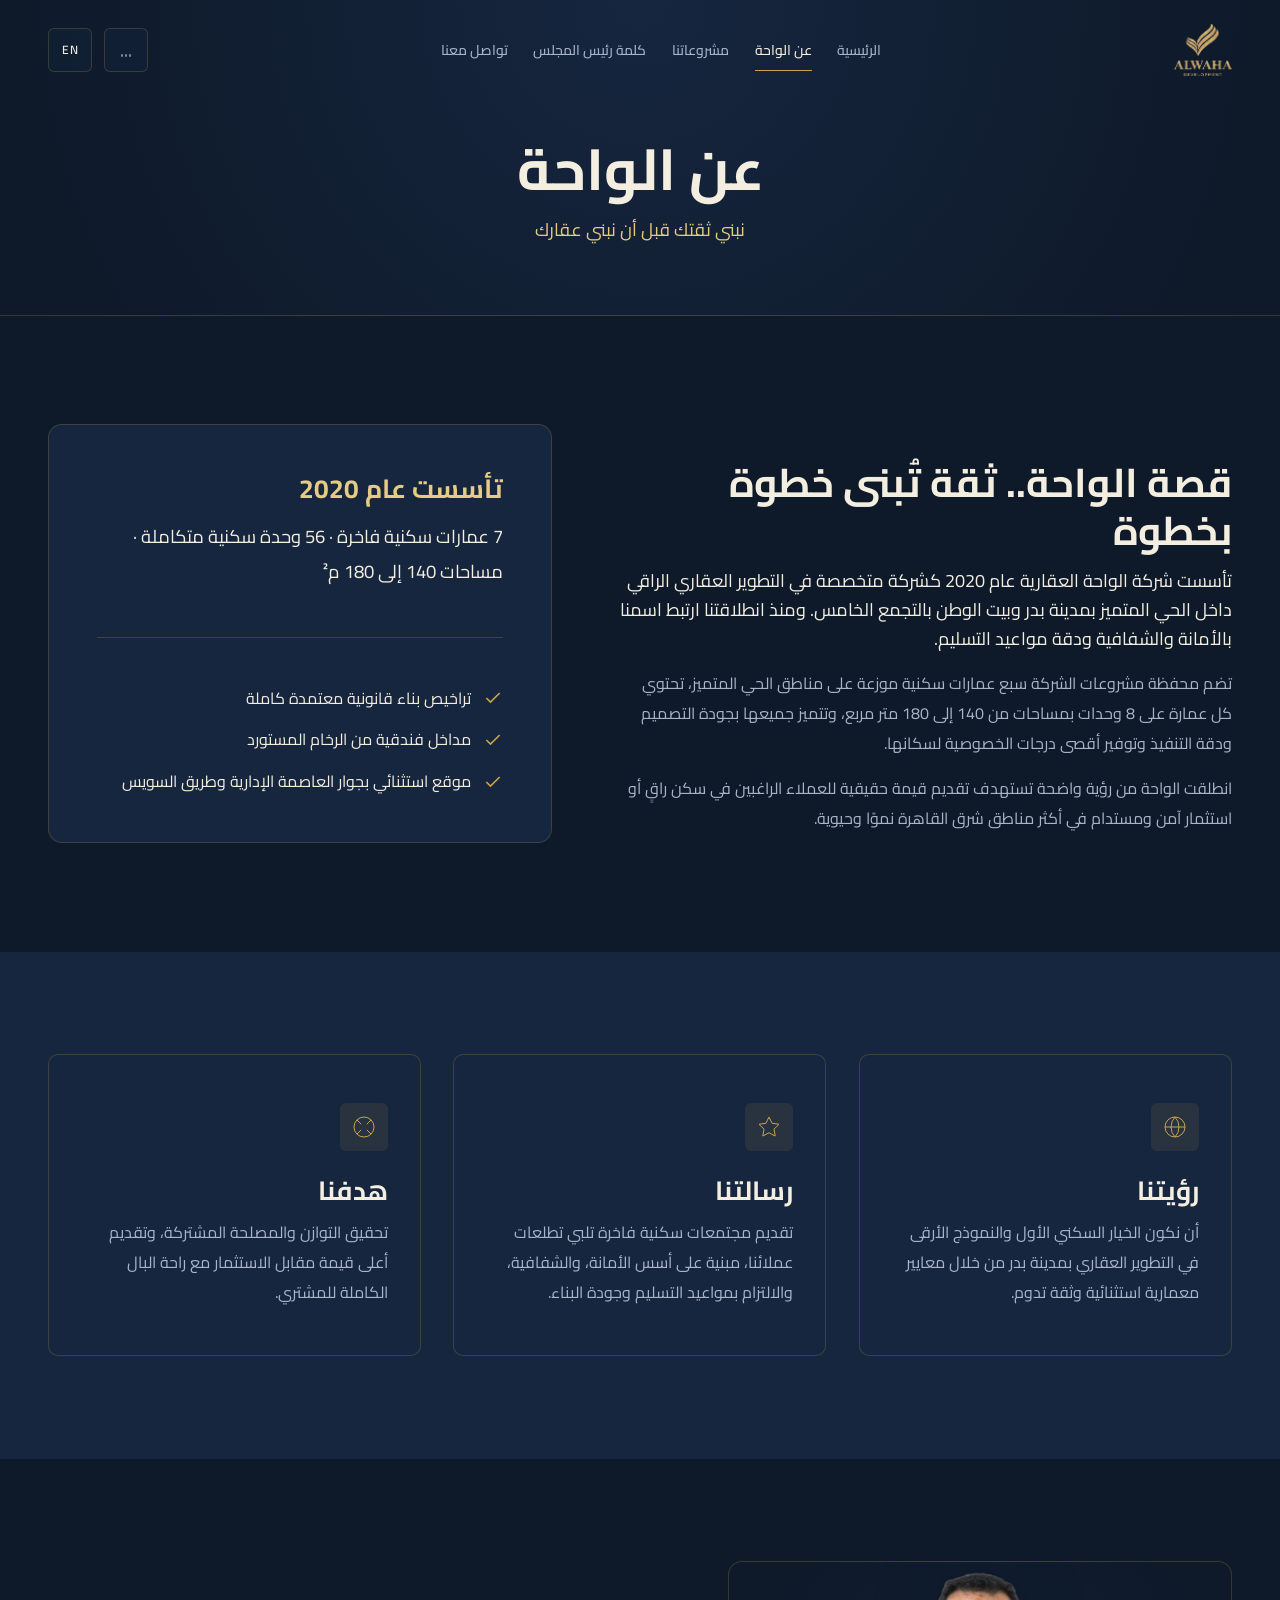
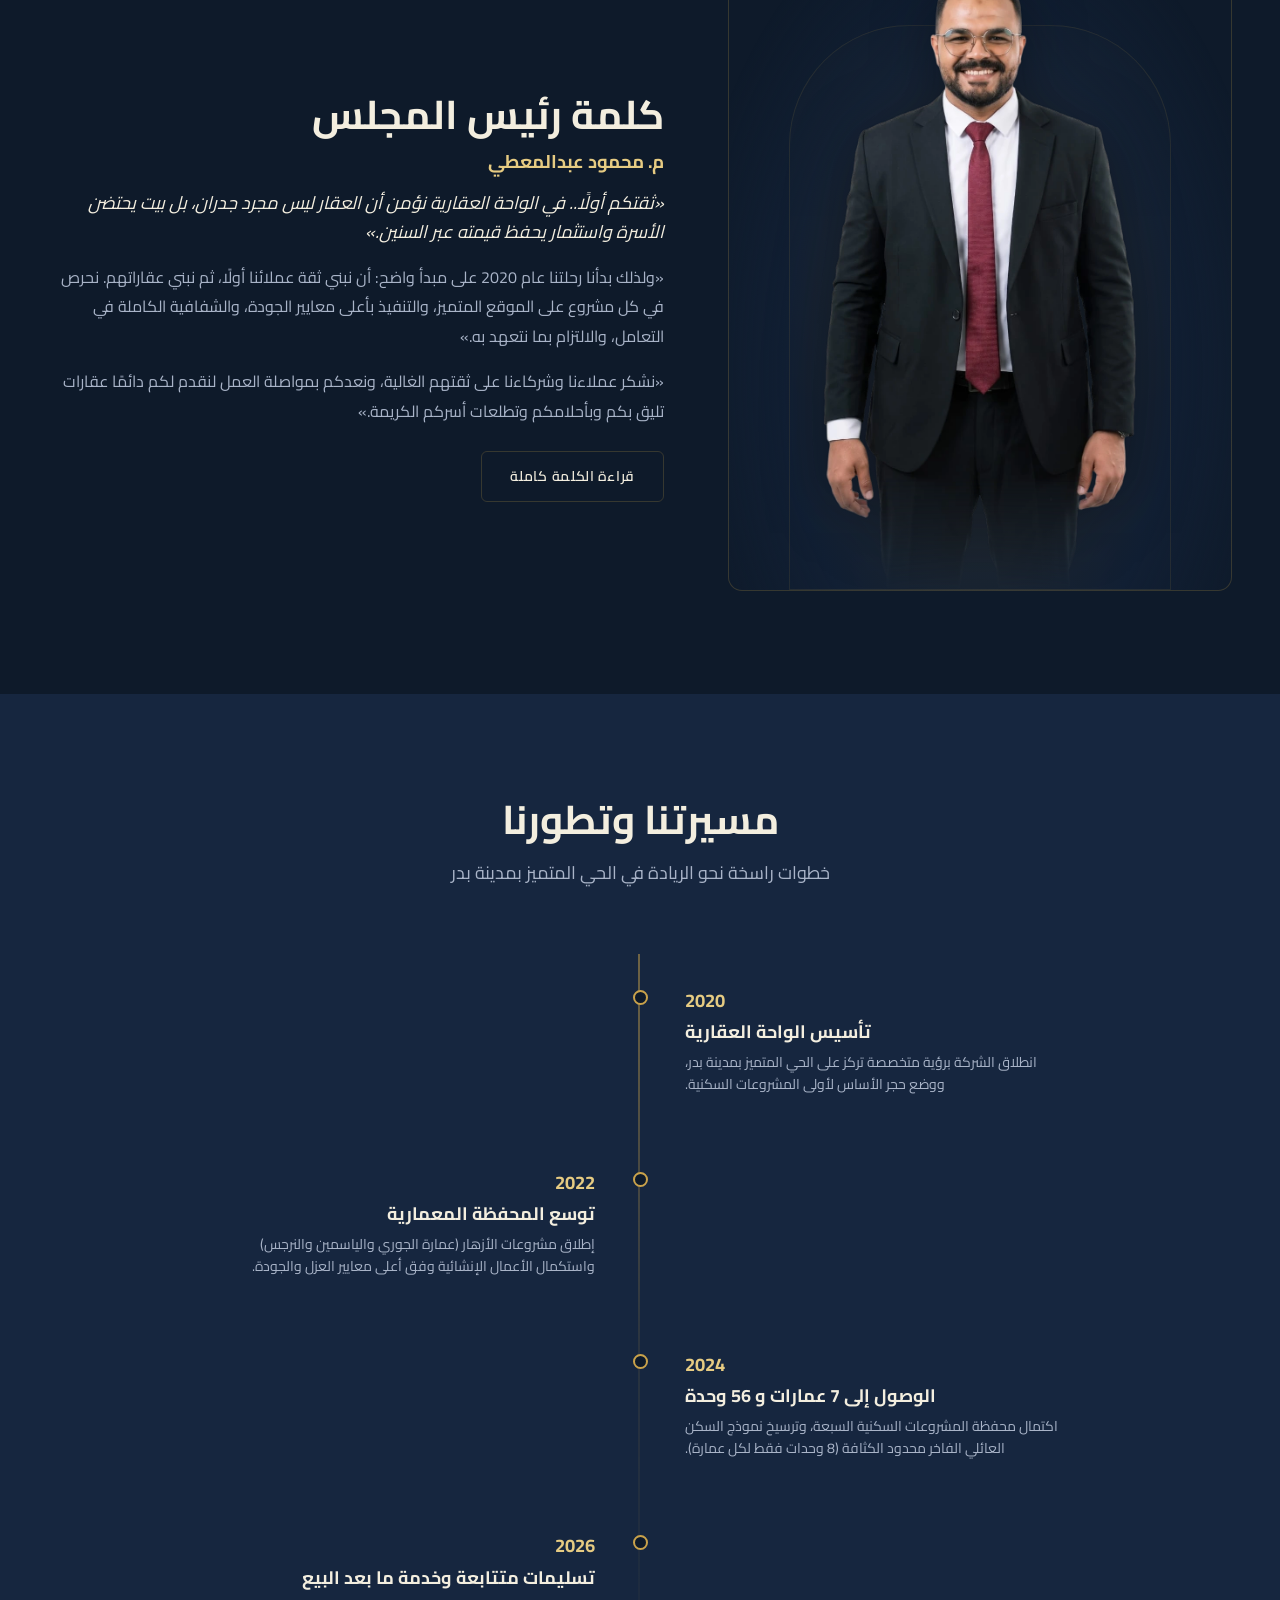
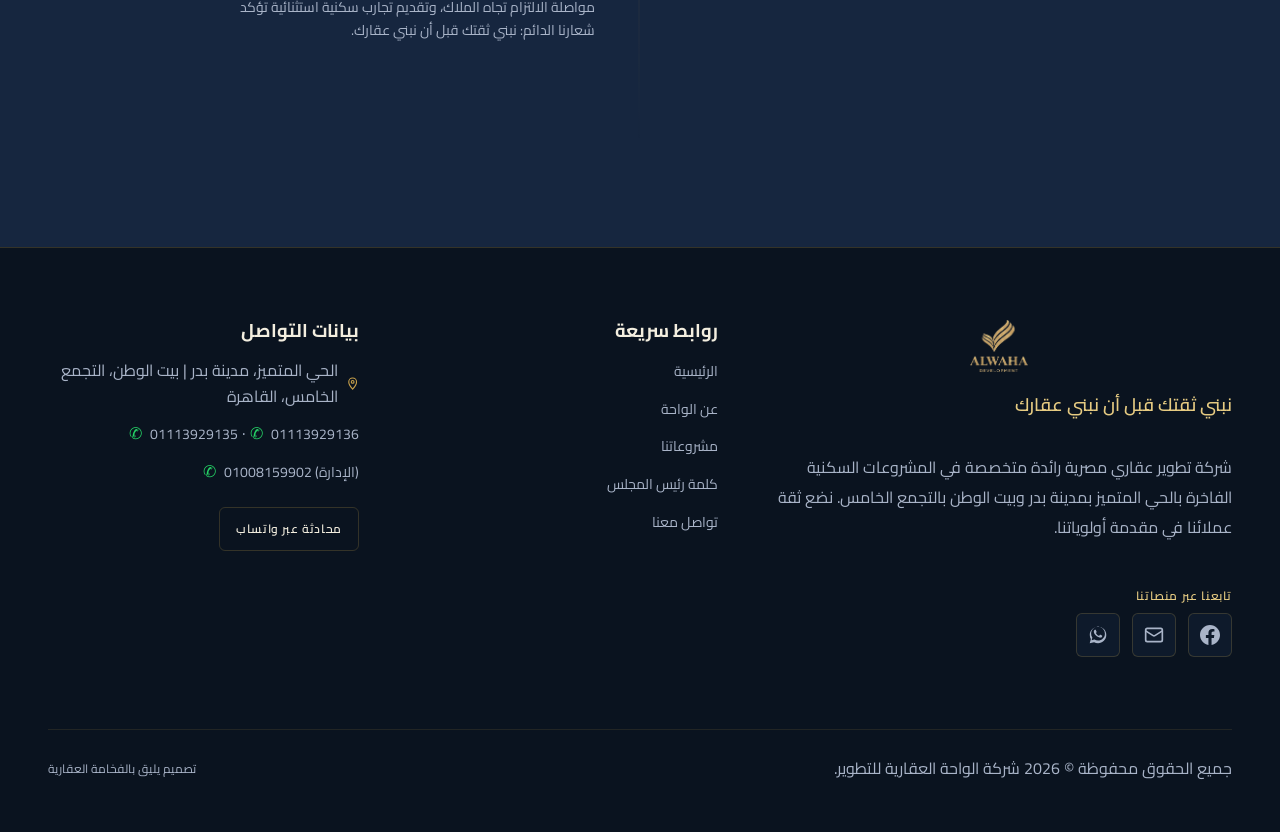
<file: pages/about.html>
<!DOCTYPE html>
<html lang="ar" dir="rtl">

<head>
  <meta charset="UTF-8">
  <meta name="viewport" content="width=device-width, initial-scale=1.0">
  <title>عن الواحة | الواحة العقارية للتطوير</title>
  <meta name="description"
    content="تعرف على مسيرة ورؤية شركة الواحة العقارية منذ تأسيسها عام 2020 في الحي المتميز بمدينة بدر وبيت الوطن بالتجمع الخامس. رسالتنا وقيمنا وكلمة رئيس مجلس الإدارة.">
  <meta name="keywords"
    content="عن الواحة العقارية, شركة تطوير عقاري, الحي المتميز مدينة بدر, بيت الوطن التجمع الخامس, رؤية الواحة العقارية, Alwaha Development">
  <meta name="author" content="شركة الواحة العقارية للتطوير - Alwaha Development">
  <meta name="robots" content="index, follow, max-image-preview:large">
  <link rel="canonical" href="https://elwahaprofile.vercel.app/pages/about.html">

  <!-- Open Graph -->
  <meta property="og:type" content="website">
  <meta property="og:url" content="https://elwahaprofile.vercel.app/pages/about.html">
  <meta property="og:title" content="عن الواحة | الواحة العقارية للتطوير">
  <meta property="og:description" content="تأسست عام 2020 في الحي المتميز بمدينة بدر وبيت الوطن بالتجمع الخامس. نبني ثقتك قبل أن نبني عقارك.">
  <meta property="og:image" content="https://elwahaprofile.vercel.app/assets/images/logo/logo.png">
  <meta property="og:site_name" content="الواحة العقارية للتطوير - Alwaha Development">
  <meta property="og:locale" content="ar_AR">

  <!-- Twitter Cards -->
  <meta name="twitter:card" content="summary">
  <meta name="twitter:title" content="عن الواحة | الواحة العقارية للتطوير">
  <meta name="twitter:description" content="تأسست عام 2020 في الحي المتميز بمدينة بدر وبيت الوطن بالتجمع الخامس. نبني ثقتك قبل أن نبني عقارك.">
  <meta name="twitter:image" content="https://elwahaprofile.vercel.app/assets/images/logo/logo.png">

  <!-- Favicon -->
  <link rel="icon" type="image/svg+xml" href="../assets/images/logo/logo-mark.png">
  <link rel="apple-touch-icon" href="../assets/images/logo/logo-mark.png">

  <!-- Stylesheets -->
  <link rel="stylesheet" href="../css/variables.css">
  <link rel="stylesheet" href="../css/reset.css">
  <link rel="stylesheet" href="../css/base.css">
  <link rel="stylesheet" href="../css/layout.css">
  <link rel="stylesheet" href="../css/components.css">
  <link rel="stylesheet" href="../css/animations.css">
  <link rel="stylesheet" href="../css/pages/about.css">
</head>

<body data-page-title-key="nav_about">

  <a href="#main-content" class="skip-to-content" data-i18n="skip_to_content">الانتقال إلى المحتوى الرئيسي</a>

  <!-- Header -->
  <header class="site-header" role="banner">
    <div class="container header__inner">
      <a href="../index.html" class="site-logo" aria-label="الواحة العقارية">
        <img src="../assets/images/logo/logo.png" alt="الواحة العقارية" class="site-logo__img" width="180" height="52">
      </a>

      <nav class="main-nav" role="navigation" aria-label="القائمة الرئيسية">
        <ul class="nav__list">
          <li><a href="../index.html" class="nav__link" data-i18n="nav_home">الرئيسية</a></li>
          <li><a href="about.html" class="nav__link is-active" data-i18n="nav_about">عن الواحة</a></li>
          <li><a href="projects.html" class="nav__link" data-i18n="nav_projects">مشروعاتنا</a></li>
          <li><a href="chairman.html" class="nav__link" data-i18n="nav_chairman">كلمة رئيس المجلس</a></li>
          <li><a href="contact.html" class="nav__link" data-i18n="nav_contact">تواصل معنا</a></li>
        </ul>
      </nav>

      <div class="header__controls">
        <button type="button" class="btn-control btn-sound-toggle is-muted" aria-label="تشغيل الصوت">
          <div class="sound-bars" aria-hidden="true">
            <span class="sound-bar"></span>
            <span class="sound-bar"></span>
            <span class="sound-bar"></span>
          </div>
        </button>
        <button type="button" class="btn-control btn-lang-toggle" aria-label="Switch Language">EN</button>
        <button type="button" class="menu-toggle" aria-label="فتح القائمة" aria-expanded="false">
          <span></span><span></span><span></span>
        </button>
      </div>
    </div>
  </header>

  <!-- Mobile Drawer -->
  <div class="mobile-nav" role="dialog" aria-modal="true">
    <ul class="mobile-nav__list">
      <li><a href="../index.html" class="mobile-nav__link" data-i18n="nav_home">الرئيسية</a></li>
      <li><a href="about.html" class="mobile-nav__link is-active" data-i18n="nav_about">عن الواحة</a></li>
      <li><a href="projects.html" class="mobile-nav__link" data-i18n="nav_projects">مشروعاتنا</a></li>
      <li><a href="chairman.html" class="mobile-nav__link" data-i18n="nav_chairman">كلمة رئيس المجلس</a></li>
      <li><a href="contact.html" class="mobile-nav__link" data-i18n="nav_contact">تواصل معنا</a></li>
    </ul>
    <div class="mobile-nav__footer">
      <p class="text-steel" style="font-size: var(--text-sm);" data-i18n="brand_location">
        الحي المتميز، مدينة بدر | بيت الوطن، التجمع الخامس، القاهرة
      </p>
      <div class="mobile-nav__phones">
        <a href="tel:01113929136" class="mobile-nav__phone-link">01113929136</a>
        <a href="https://wa.me/201113929136" target="_blank" rel="noopener noreferrer"
          class="mobile-nav__wa-link" aria-label="محادثة واتساب 01113929136">
          <svg viewBox="0 0 24 24"><path d="M12.04 2c-5.46 0-9.91 4.45-9.91 9.91 0 1.75.46 3.45 1.32 4.95L2.05 22l5.25-1.38c1.45.79 3.08 1.21 4.74 1.21 5.46 0 9.91-4.45 9.91-9.91 0-2.65-1.03-5.14-2.9-7.01A9.816 9.816 0 0 0 12.04 2zm.01 16.67c-1.49 0-2.95-.4-4.22-1.15l-.3-.18-3.13.82.84-3.05-.2-.31a8.196 8.196 0 0 1-1.26-4.39c0-4.54 3.7-8.24 8.25-8.24 2.2 0 4.28.86 5.84 2.42a8.214 8.214 0 0 1 2.41 5.83c0 4.55-3.7 8.25-8.23 8.25zm4.52-6.17c-.25-.12-1.47-.72-1.7-.81-.23-.08-.39-.12-.56.12-.16.25-.64.81-.79.97-.14.17-.29.19-.54.06-.25-.12-1.05-.39-2-1.23-.74-.66-1.24-1.47-1.38-1.72-.14-.25-.01-.38.11-.51.11-.11.25-.29.37-.43.12-.15.17-.25.25-.42.08-.17.04-.31-.02-.43-.06-.12-.56-1.35-.76-1.85-.2-.48-.41-.42-.56-.43h-.48c-.16 0-.43.06-.66.31-.23.25-.87.85-.87 2.07 0 1.22.89 2.4 1.01 2.57.12.17 1.75 2.67 4.24 3.75.59.26 1.06.41 1.42.52.6.19 1.14.16 1.57.1.48-.07 1.47-.6 1.68-1.18.21-.58.21-1.08.14-1.18-.06-.11-.23-.17-.48-.29z"/></svg>
        </a>
      </div>
      <div class="mobile-nav__social">
        <a href="https://www.facebook.com/alwaha.realestats/?locale=ar_AR" target="_blank" rel="noopener noreferrer"
          class="mobile-nav__social-link" aria-label="فيسبوك الواحة العقارية" title="Facebook">
          <svg viewBox="0 0 24 24" fill="currentColor"><path d="M24 12.073c0-6.627-5.373-12-12-12s-12 5.373-12 12c0 5.99 4.388 10.954 10.125 11.854v-8.385H7.078v-3.47h3.047V9.43c0-3.007 1.792-4.669 4.533-4.669 1.312 0 2.686.235 2.686.235v2.953H15.83c-1.491 0-1.956.925-1.956 1.874v2.25h3.328l-.532 3.47h-2.796v8.385C19.612 23.027 24 18.062 24 12.073z"/></svg>
        </a>
        <a href="mailto:info@elwahagroup.com" class="mobile-nav__social-link" aria-label="البريد الإلكتروني" title="Email">
          <svg viewBox="0 0 24 24" fill="none" stroke="currentColor" stroke-width="2"><rect x="2" y="4" width="20" height="16" rx="2"/><path d="m22 7-8.97 5.7a1.94 1.94 0 0 1-2.06 0L2 7"/></svg>
        </a>
        <a href="https://whatsapp.com/channel/0029VbENyZl6GcGNzDdh3d0A" target="_blank" rel="noopener noreferrer"
          class="mobile-nav__social-link" aria-label="قناة واتساب الرسمية" title="WhatsApp Channel">
          <svg viewBox="0 0 24 24" fill="currentColor"><path d="M12.04 2c-5.46 0-9.91 4.45-9.91 9.91 0 1.75.46 3.45 1.32 4.95L2.05 22l5.25-1.38c1.45.79 3.08 1.21 4.74 1.21 5.46 0 9.91-4.45 9.91-9.91 0-2.65-1.03-5.14-2.9-7.01A9.816 9.816 0 0 0 12.04 2zm.01 16.67c-1.49 0-2.95-.4-4.22-1.15l-.3-.18-3.13.82.84-3.05-.2-.31a8.196 8.196 0 0 1-1.26-4.39c0-4.54 3.7-8.24 8.25-8.24 2.2 0 4.28.86 5.84 2.42a8.214 8.214 0 0 1 2.41 5.83c0 4.55-3.7 8.25-8.23 8.25zm4.52-6.17c-.25-.12-1.47-.72-1.7-.81-.23-.08-.39-.12-.56.12-.16.25-.64.81-.79.97-.14.17-.29.19-.54.06-.25-.12-1.05-.39-2-1.23-.74-.66-1.24-1.47-1.38-1.72-.14-.25-.01-.38.11-.51.11-.11.25-.29.37-.43.12-.15.17-.25.25-.42.08-.17.04-.31-.02-.43-.06-.12-.56-1.35-.76-1.85-.2-.48-.41-.42-.56-.43h-.48c-.16 0-.43.06-.66.31-.23.25-.87.85-.87 2.07 0 1.22.89 2.4 1.01 2.57.12.17 1.75 2.67 4.24 3.75.59.26 1.06.41 1.42.52.6.19 1.14.16 1.57.1.48-.07 1.47-.6 1.68-1.18.21-.58.21-1.08.14-1.18-.06-.11-.23-.17-.48-.29z"/></svg>
        </a>
      </div>
    </div>
  </div>

  <main id="main-content">

    <!-- Page Banner -->
    <section class="page-hero">
      <div class="container" data-reveal>
        <h1 class="page-hero__title" data-i18n="nav_about">عن الواحة العقارية</h1>
        <p class="page-hero__subtitle" data-i18n="brand_tagline">نبني ثقتك قبل أن نبني عقارك</p>
      </div>
    </section>

    <!-- Company Story -->
    <section class="section">
      <div class="container">
        <div class="split-layout">
          <div data-reveal data-reveal-delay="100">
            <span class="gold-hairline"></span>
            <h2 class="section__title" data-i18n="about_story_title">قصة الواحة.. ثقة تُبنى خطوة بخطوة</h2>
            <p class="lead" data-i18n="intro_lead">
              تأسست شركة الواحة العقارية عام 2020 كشركة متخصصة في التطوير العقاري داخل الحي المتميز بمدينة بدر. ومنذ
              بدايتها عُرفت بالأمانة والشفافية والالتزام، وهي القيم التي تلخصها رسالتها: نبني ثقتك قبل أن نبني عقارك.
            </p>
            <p>
              تضم محفظة مشروعات الشركة سبع عمارات سكنية موزعة على مناطق الحي المتميز، تحتوي كل عمارة على 8 وحدات بمساحات
              من 140 إلى 180 متر مربع، وتتميز جميعها بجودة التصميم ودقة التنفيذ وتوفير أقصى درجات الخصوصية لسكانها.
            </p>
            <p>
              انطلقت الواحة من رؤية واضحة تستهدف تقديم قيمة حقيقية للعملاء الراغبين في سكن راقٍ أو استثمار آمن ومستدام
              في أكثر مناطق شرق القاهرة نموًا وحيوية.
            </p>
          </div>
          <div data-reveal data-reveal-delay="200">
            <div
              style="background: var(--color-bg-card); border: 1px solid var(--color-gold-muted); border-radius: var(--radius-lg); padding: var(--space-2xl);">
              <h3 class="text-gold-light" style="margin-block-end: var(--space-md);" data-i18n="brand_founded">تأسست عام
                2020</h3>
              <p class="text-ivory" style="font-size: var(--text-h4); margin-block-end: var(--space-lg);">
                7 عمارات سكنية فاخرة · 56 وحدة سكنية متكاملة · مساحات 140 إلى 180 م²
              </p>
              <hr>
              <div class="flex flex--column gap-md">
                <div style="display: flex; gap: var(--space-sm); align-items: center;">
                  <svg width="20" height="20" viewBox="0 0 24 24" fill="none" stroke="var(--color-gold)"
                    stroke-width="2">
                    <polyline points="20 6 9 17 4 12" />
                  </svg>
                  <span class="text-ivory">تراخيص بناء قانونية معتمدة كاملة</span>
                </div>
                <div style="display: flex; gap: var(--space-sm); align-items: center;">
                  <svg width="20" height="20" viewBox="0 0 24 24" fill="none" stroke="var(--color-gold)"
                    stroke-width="2">
                    <polyline points="20 6 9 17 4 12" />
                  </svg>
                  <span class="text-ivory">مداخل فندقية من الرخام المستورد</span>
                </div>
                <div style="display: flex; gap: var(--space-sm); align-items: center;">
                  <svg width="20" height="20" viewBox="0 0 24 24" fill="none" stroke="var(--color-gold)"
                    stroke-width="2">
                    <polyline points="20 6 9 17 4 12" />
                  </svg>
                  <span class="text-ivory">موقع استثنائي بجوار العاصمة الإدارية وطريق السويس</span>
                </div>
              </div>
            </div>
          </div>
        </div>
      </div>
    </section>

    <!-- Pillars: Vision / Mission / Goal -->
    <section class="section section--alt">
      <div class="container">
        <div class="pillars-grid">
          <!-- Vision -->
          <div class="pillar-card" data-reveal data-reveal-delay="100">
            <div class="pillar-card__icon" aria-hidden="true">
              <svg viewBox="0 0 24 24">
                <circle cx="12" cy="12" r="10" />
                <path d="M12 2a14.5 14.5 0 0 0 0 20 14.5 14.5 0 0 0 0-20" />
                <path d="M2 12h20" />
              </svg>
            </div>
            <h3 class="pillar-card__title" data-i18n="about_vision_title">رؤيتنا</h3>
            <p class="pillar-card__text" data-i18n="about_vision_text">
              أن نكون الخيار السكني الأول والنموذج الأرقى في التطوير العقاري بمدينة بدر من خلال معايير معمارية استثنائية
              وثقة تدوم.
            </p>
          </div>

          <!-- Mission -->
          <div class="pillar-card" data-reveal data-reveal-delay="200">
            <div class="pillar-card__icon" aria-hidden="true">
              <svg viewBox="0 0 24 24">
                <polygon
                  points="12 2 15.09 8.26 22 9.27 17 14.14 18.18 21.02 12 17.77 5.82 21.02 7 14.14 2 9.27 8.91 8.26 12 2" />
              </svg>
            </div>
            <h3 class="pillar-card__title" data-i18n="about_mission_title">رسالتنا</h3>
            <p class="pillar-card__text" data-i18n="about_mission_text">
              تقديم مجتمعات سكنية فاخرة تلبي تطلعات عملائنا، مبنية على أسس الأمانة، والشفافية، والالتزام بمواعيد التسليم
              وجودة البناء.
            </p>
          </div>

          <!-- Goal -->
          <div class="pillar-card" data-reveal data-reveal-delay="300">
            <div class="pillar-card__icon" aria-hidden="true">
              <svg viewBox="0 0 24 24">
                <circle cx="12" cy="12" r="10" />
                <path d="m4.93 4.93 4.24 4.24" />
                <path d="m14.83 9.17 4.24-4.24" />
                <path d="m14.83 14.83 4.24 4.24" />
                <path d="m9.17 14.83-4.24 4.24" />
              </svg>
            </div>
            <h3 class="pillar-card__title" data-i18n="about_goal_title">هدفنا</h3>
            <p class="pillar-card__text" data-i18n="about_goal_text">
              تحقيق التوازن والمصلحة المشتركة، وتقديم أعلى قيمة مقابل الاستثمار مع راحة البال الكاملة للمشتري.
            </p>
          </div>
        </div>
      </div>
    </section>

    <!-- Chairman's Address -->
    <section class="section">
      <div class="container">
        <div class="split-layout split-layout--reversed" style="align-items: center;">
          <div data-reveal data-reveal-delay="100">
            <div class="chairman-portrait-stage"
              style="aspect-ratio: 4 / 5; border-radius: var(--radius-lg); border: 1px solid var(--color-gold-muted);">
              <picture>
                <source srcset="../assets/images/chairman/chairman-cutout.webp" type="image/webp">
                <img src="../assets/images/chairman/chairman-cutout.png"
                  alt="م. محمود عبدالمعطي - رئيس مجلس الإدارة" width="600" height="800" loading="lazy">
              </picture>
            </div>
          </div>
          <div data-reveal data-reveal-delay="200">
            <span class="gold-hairline"></span>
            <h2 class="section__title" data-i18n="nav_chairman">كلمة رئيس مجلس الإدارة</h2>
            <h3 class="text-gold-light" style="font-size: var(--text-h4); margin-block-end: var(--space-md);"
              data-i18n="chairman_name">م. محمود عبدالمعطي</h3>

            <p class="lead" style="font-style: italic; color: var(--color-ivory);">
              «ثقتكم أولًا.. في الواحة العقارية نؤمن أن العقار ليس مجرد جدران، بل بيت يحتضن الأسرة واستثمار يحفظ قيمته
              عبر السنين.»
            </p>
            <p>
              «ولذلك بدأنا رحلتنا عام 2020 على مبدأ واضح: أن نبني ثقة عملائنا أولًا، ثم نبني عقاراتهم. نحرص في كل مشروع
              على الموقع المتميز، والتنفيذ بأعلى معايير الجودة، والشفافية الكاملة في التعامل، والالتزام بما نتعهد به.»
            </p>
            <p>
              «نشكر عملاءنا وشركاءنا على ثقتهم الغالية، ونعدكم بمواصلة العمل لنقدم لكم دائمًا عقارات تليق بكم وبأحلامكم
              وتطلعات أسركم الكريمة.»
            </p>

            <div style="margin-block-start: var(--space-lg);">
              <a href="chairman.html" class="btn btn--secondary" data-i18n="chairman_read_more">صفحة الكلمة الرسمية
                &larr;</a>
            </div>
          </div>
        </div>
      </div>
    </section>

    <!-- Milestone Timeline -->
    <section class="section section--alt">
      <div class="container">
        <div class="section__header section__header--center" data-reveal>
          <h2 class="section__title" data-i18n="about_timeline_title">مسيرتنا وتطورنا</h2>
          <p class="section__subtitle">خطوات راسخة نحو الريادة في الحي المتميز بمدينة بدر</p>
        </div>

        <div class="timeline" data-reveal>
          <!-- 2020 -->
          <div class="timeline__item">
            <span class="timeline__dot"></span>
            <div class="timeline__year">2020</div>
            <h3 class="timeline__title">تأسيس الواحة العقارية</h3>
            <p class="timeline__desc">انطلاق الشركة برؤية متخصصة تركز على الحي المتميز بمدينة بدر، ووضع حجر الأساس لأولى
              المشروعات السكنية.</p>
          </div>

          <!-- 2022 -->
          <div class="timeline__item">
            <span class="timeline__dot"></span>
            <div class="timeline__year">2022</div>
            <h3 class="timeline__title">توسع المحفظة المعمارية</h3>
            <p class="timeline__desc">إطلاق مشروعات الأزهار (عمارة الجوري والياسمين والنرجس) واستكمال الأعمال الإنشائية
              وفق أعلى معايير العزل والجودة.</p>
          </div>

          <!-- 2024 -->
          <div class="timeline__item">
            <span class="timeline__dot"></span>
            <div class="timeline__year">2024</div>
            <h3 class="timeline__title">الوصول إلى 7 عمارات و 56 وحدة</h3>
            <p class="timeline__desc">اكتمال محفظة المشروعات السكنية السبعة، وترسيخ نموذج السكن العائلي الفاخر محدود
              الكثافة (8 وحدات فقط لكل عمارة).</p>
          </div>

          <!-- 2026 -->
          <div class="timeline__item">
            <span class="timeline__dot"></span>
            <div class="timeline__year">2026</div>
            <h3 class="timeline__title">تسليمات متتابعة وخدمة ما بعد البيع</h3>
            <p class="timeline__desc">مواصلة الالتزام تجاه الملاك، وتقديم تجارب سكنية استثنائية تؤكد شعارنا الدائم: نبني
              ثقتك قبل أن نبني عقارك.</p>
          </div>
        </div>
      </div>
    </section>

  </main>

  <!-- Footer -->
  <footer class="site-footer" role="contentinfo">
    <div class="container">
      <div class="footer__grid">
        <div class="footer__brand">
          <img src="../assets/images/logo/logo.png" alt="الواحة العقارية" class="site-logo__img" width="180" height="52"
            loading="lazy">
          <p class="footer__tagline" data-i18n="brand_tagline">نبني ثقتك قبل أن نبني عقارك</p>
          <p data-i18n="footer_about">
            شركة تطوير عقاري مصرية رائدة متخصصة في المشروعات السكنية الفاخرة بالحي المتميز بمدينة بدر وبيت الوطن بالتجمع الخامس. نضع ثقة عملائنا في مقدمة أولوياتنا.
          </p>

          <div class="footer__social-wrap">
            <span class="footer__social-label" data-i18n="footer_follow">تابعنا عبر منصاتنا</span>
            <div class="footer__social">
              <a href="https://www.facebook.com/alwaha.realestats/?locale=ar_AR" target="_blank" rel="noopener noreferrer"
                class="footer__social-link footer__social-link--fb" aria-label="Facebook - صفحتنا على فيسبوك" title="Facebook">
                <svg viewBox="0 0 24 24" fill="currentColor"><path d="M24 12.073c0-6.627-5.373-12-12-12s-12 5.373-12 12c0 5.99 4.388 10.954 10.125 11.854v-8.385H7.078v-3.47h3.047V9.43c0-3.007 1.792-4.669 4.533-4.669 1.312 0 2.686.235 2.686.235v2.953H15.83c-1.491 0-1.956.925-1.956 1.874v2.25h3.328l-.532 3.47h-2.796v8.385C19.612 23.027 24 18.062 24 12.073z"/></svg>
              </a>
              <a href="mailto:info@elwahagroup.com" class="footer__social-link footer__social-link--mail" aria-label="البريد الإلكتروني" title="info@elwahagroup.com">
                <svg viewBox="0 0 24 24" fill="none" stroke="currentColor" stroke-width="2"><rect x="2" y="4" width="20" height="16" rx="2"/><path d="m22 7-8.97 5.7a1.94 1.94 0 0 1-2.06 0L2 7"/></svg>
              </a>
              <a href="https://whatsapp.com/channel/0029VbENyZl6GcGNzDdh3d0A" target="_blank" rel="noopener noreferrer"
                class="footer__social-link footer__social-link--wa" aria-label="قناة واتساب الرسمية" title="WhatsApp Channel">
                <svg viewBox="0 0 24 24" fill="currentColor"><path d="M12.04 2c-5.46 0-9.91 4.45-9.91 9.91 0 1.75.46 3.45 1.32 4.95L2.05 22l5.25-1.38c1.45.79 3.08 1.21 4.74 1.21 5.46 0 9.91-4.45 9.91-9.91 0-2.65-1.03-5.14-2.9-7.01A9.816 9.816 0 0 0 12.04 2zm.01 16.67c-1.49 0-2.95-.4-4.22-1.15l-.3-.18-3.13.82.84-3.05-.2-.31a8.196 8.196 0 0 1-1.26-4.39c0-4.54 3.7-8.24 8.25-8.24 2.2 0 4.28.86 5.84 2.42a8.214 8.214 0 0 1 2.41 5.83c0 4.55-3.7 8.25-8.23 8.25zm4.52-6.17c-.25-.12-1.47-.72-1.7-.81-.23-.08-.39-.12-.56.12-.16.25-.64.81-.79.97-.14.17-.29.19-.54.06-.25-.12-1.05-.39-2-1.23-.74-.66-1.24-1.47-1.38-1.72-.14-.25-.01-.38.11-.51.11-.11.25-.29.37-.43.12-.15.17-.25.25-.42.08-.17.04-.31-.02-.43-.06-.12-.56-1.35-.76-1.85-.2-.48-.41-.42-.56-.43h-.48c-.16 0-.43.06-.66.31-.23.25-.87.85-.87 2.07 0 1.22.89 2.4 1.01 2.57.12.17 1.75 2.67 4.24 3.75.59.26 1.06.41 1.42.52.6.19 1.14.16 1.57.1.48-.07 1.47-.6 1.68-1.18.21-.58.21-1.08.14-1.18-.06-.11-.23-.17-.48-.29z"/></svg>
              </a>
            </div>
          </div>
        </div>

        <div>
          <h4 class="footer__title" data-i18n="footer_quick_links">روابط سريعة</h4>
          <ul class="footer__links">
            <li><a href="../index.html" class="footer__link" data-i18n="nav_home">الرئيسية</a></li>
            <li><a href="about.html" class="footer__link" data-i18n="nav_about">عن الواحة</a></li>
            <li><a href="projects.html" class="footer__link" data-i18n="nav_projects">مشروعاتنا (7 عمارات)</a></li>
            <li><a href="chairman.html" class="footer__link" data-i18n="nav_chairman">كلمة رئيس مجلس الإدارة</a></li>
            <li><a href="contact.html" class="footer__link" data-i18n="nav_contact">تواصل معنا</a></li>
          </ul>
        </div>

        <div>
          <h4 class="footer__title" data-i18n="footer_contact_info">بيانات التواصل</h4>
          <ul class="footer__links">
            <li class="text-steel" style="display: flex; gap: 8px;">
              <svg width="18" height="18" viewBox="0 0 24 24" fill="none" stroke="var(--color-gold)" stroke-width="2">
                <path
                  d="M12 2C8.13 2 5 5.13 5 9c0 5.25 7 13 7 13s7-7.75 7-13c0-3.87-3.13-7-7-7zm0 9.5c-1.38 0-2.5-1.12-2.5-2.5s1.12-2.5 2.5-2.5 2.5 1.12 2.5 2.5-1.12 2.5-2.5 2.5z" />
              </svg>
              <span data-i18n="brand_location">الحي المتميز، مدينة بدر | بيت الوطن، التجمع الخامس، القاهرة</span>
            </li>
            <li>
              <a href="tel:01113929136" class="footer__link"
                style="direction: ltr; display: inline-block;">01113929136</a>
              <a href="https://wa.me/201113929136" target="_blank" rel="noopener noreferrer" style="color: #25D366; margin-inline-start: 4px;" aria-label="واتساب">✆</a> ·
              <a href="tel:01113929135" class="footer__link"
                style="direction: ltr; display: inline-block;">01113929135</a>
              <a href="https://wa.me/201113929135" target="_blank" rel="noopener noreferrer" style="color: #25D366; margin-inline-start: 4px;" aria-label="واتساب">✆</a>
            </li>
            <li>
              <a href="tel:01008159902" class="footer__link" style="direction: ltr; display: inline-block;">01008159902
                (الإدارة)</a>
              <a href="https://wa.me/201008159902" target="_blank" rel="noopener noreferrer" style="color: #25D366; margin-inline-start: 4px;" aria-label="واتساب الإدارة">✆</a>
            </li>
            <li style="margin-top: 10px;">
              <a href="https://wa.me/201113929136" target="_blank" rel="noopener noreferrer" class="btn btn--secondary"
                style="padding: 0.5rem 1rem; font-size: var(--text-xs); gap: 6px;" data-i18n="btn_whatsapp">
                <svg width="14" height="14" viewBox="0 0 24 24" fill="currentColor"><path d="M12.04 2c-5.46 0-9.91 4.45-9.91 9.91 0 1.75.46 3.45 1.32 4.95L2.05 22l5.25-1.38c1.45.79 3.08 1.21 4.74 1.21 5.46 0 9.91-4.45 9.91-9.91 0-2.65-1.03-5.14-2.9-7.01A9.816 9.816 0 0 0 12.04 2zm.01 16.67c-1.49 0-2.95-.4-4.22-1.15l-.3-.18-3.13.82.84-3.05-.2-.31a8.196 8.196 0 0 1-1.26-4.39c0-4.54 3.7-8.24 8.25-8.24 2.2 0 4.28.86 5.84 2.42a8.214 8.214 0 0 1 2.41 5.83c0 4.55-3.7 8.25-8.23 8.25zm4.52-6.17c-.25-.12-1.47-.72-1.7-.81-.23-.08-.39-.12-.56.12-.16.25-.64.81-.79.97-.14.17-.29.19-.54.06-.25-.12-1.05-.39-2-1.23-.74-.66-1.24-1.47-1.38-1.72-.14-.25-.01-.38.11-.51.11-.11.25-.29.37-.43.12-.15.17-.25.25-.42.08-.17.04-.31-.02-.43-.06-.12-.56-1.35-.76-1.85-.2-.48-.41-.42-.56-.43h-.48c-.16 0-.43.06-.66.31-.23.25-.87.85-.87 2.07 0 1.22.89 2.4 1.01 2.57.12.17 1.75 2.67 4.24 3.75.59.26 1.06.41 1.42.52.6.19 1.14.16 1.57.1.48-.07 1.47-.6 1.68-1.18.21-.58.21-1.08.14-1.18-.06-.11-.23-.17-.48-.29z"/></svg>
                محادثة واتساب مباشرة
              </a>
            </li>
          </ul>
        </div>
      </div>

      <div class="footer__bottom">
        <p data-i18n="footer_rights">جميع الحقوق محفوظة © 2026 شركة الواحة العقارية للتطوير.</p>
        <p class="text-steel-muted" style="font-size: var(--text-xs);" data-i18n="footer_designed_for">تصميم يليق
          بالفخامة العقارية</p>
      </div>
    </div>
  </footer>

  <script type="module" src="../js/main.js"></script>
</body>

</html>
</file>
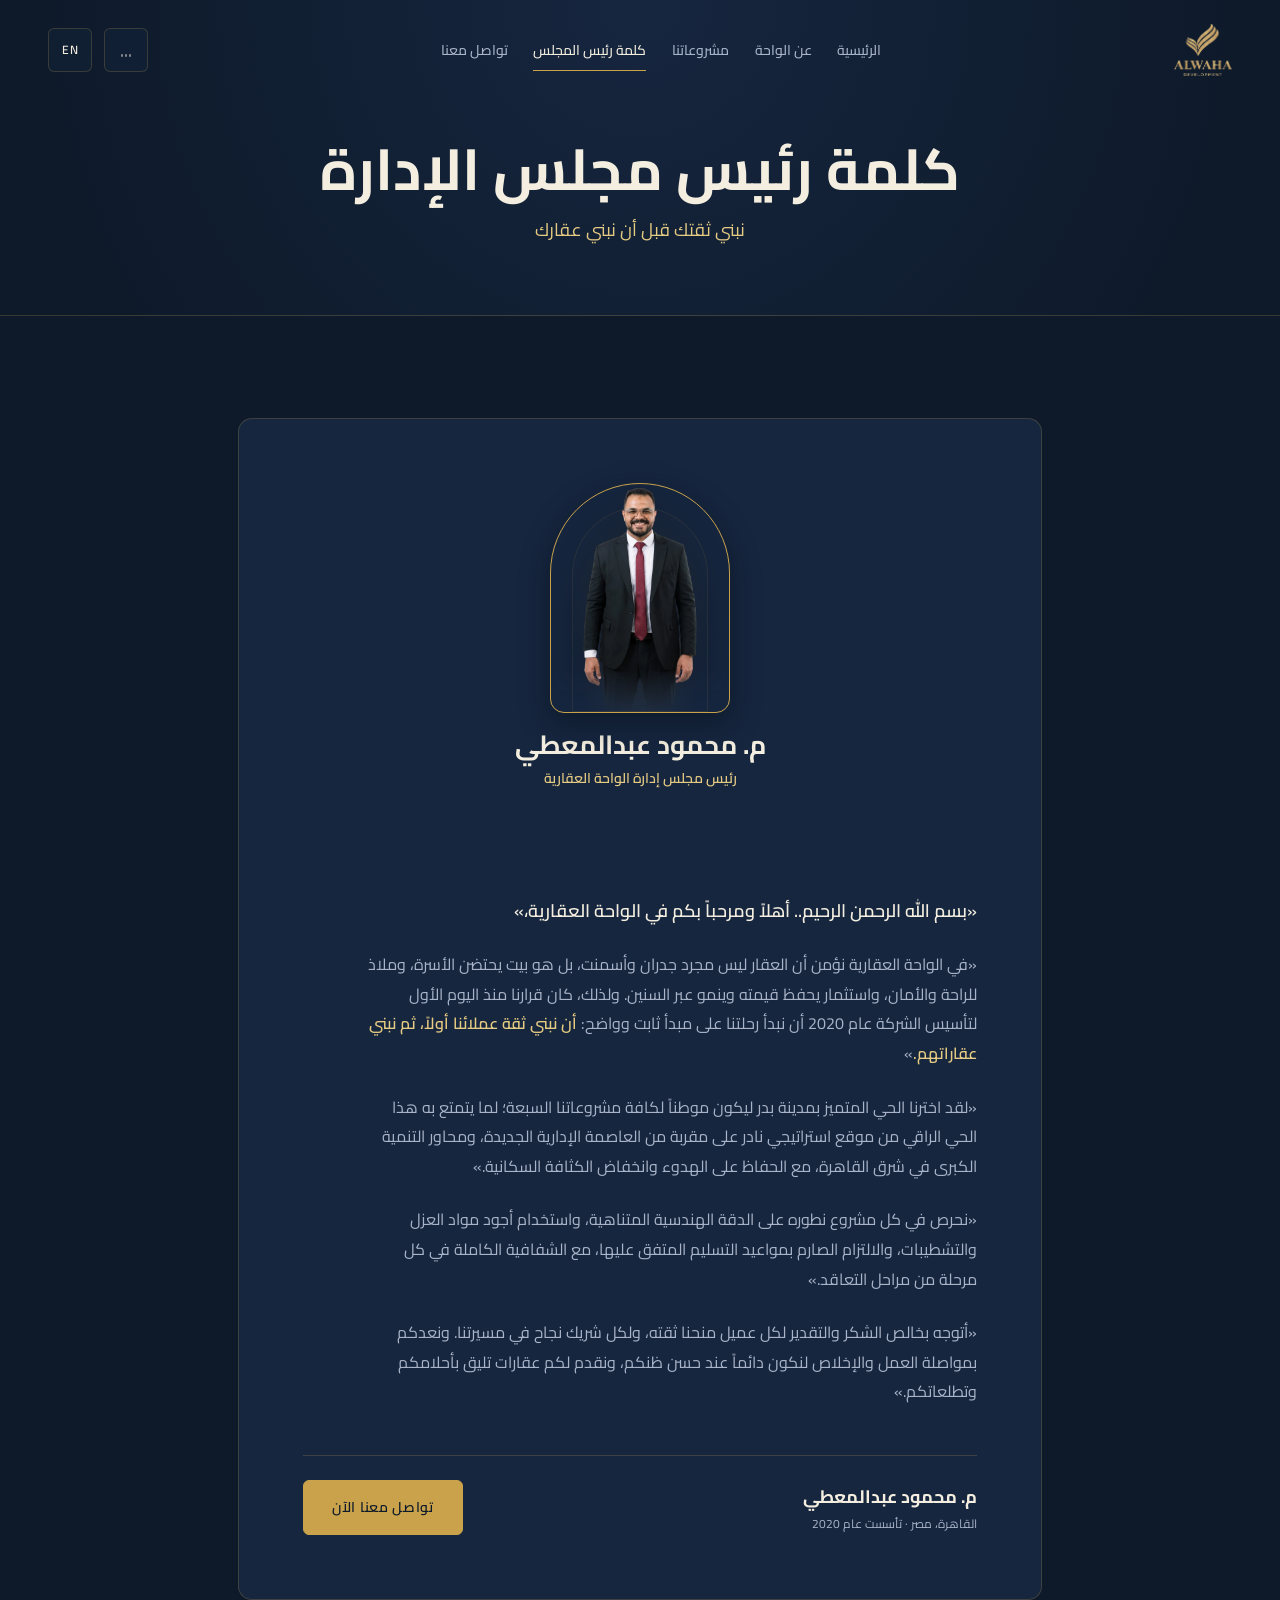
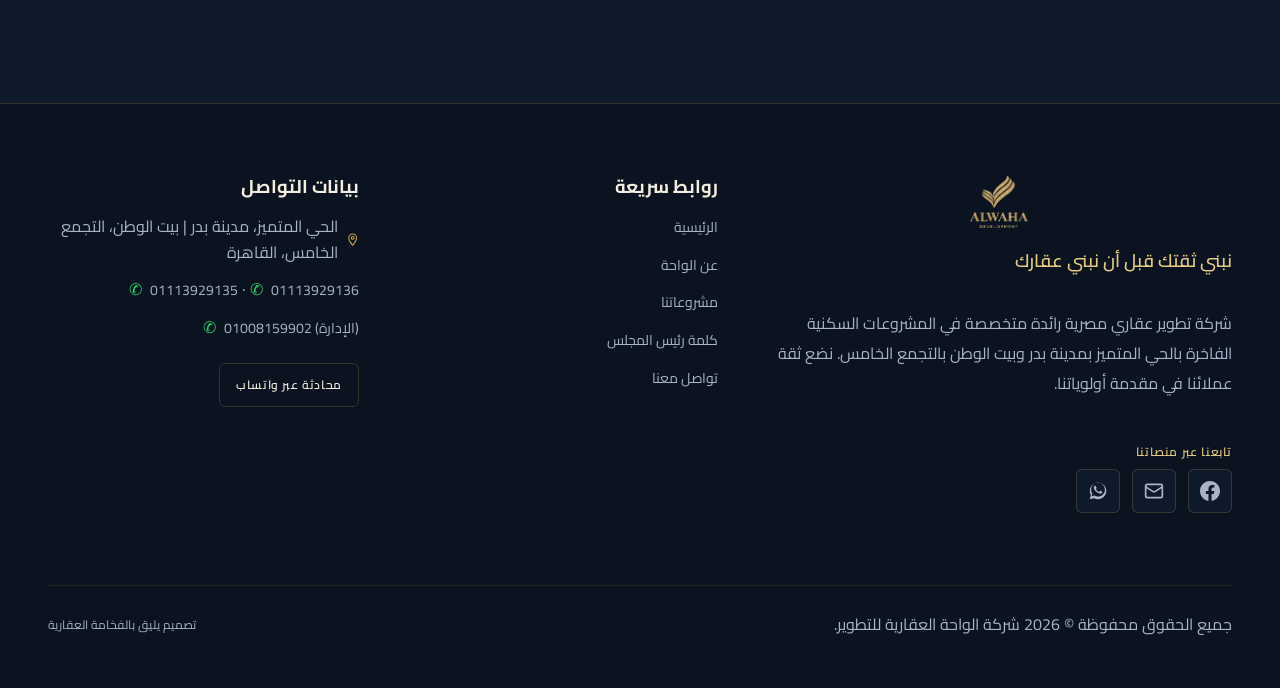
<file: pages/chairman.html>
<!DOCTYPE html>
<html lang="ar" dir="rtl">

<head>
  <meta charset="UTF-8">
  <meta name="viewport" content="width=device-width, initial-scale=1.0">
  <title>كلمة رئيس مجلس الإدارة | الواحة العقارية للتطوير</title>
  <meta name="description"
    content="رسالة المهندس محمود عبدالمعطي، رئيس مجلس إدارة شركة الواحة العقارية للتطوير: نبني ثقتك قبل أن نبني عقارك. رؤيتنا للحي المتميز بمدينة بدر.">
    <meta name="author" content="شركة الواحة العقارية للتطوير - Alwaha Development">
  <meta name="robots" content="index, follow, max-image-preview:large">
  <link rel="canonical" href="https://elwahaprofile.vercel.app/pages/chairman.html">

  <!-- Open Graph -->
  <meta property="og:url" content="https://elwahaprofile.vercel.app/pages/chairman.html">
  <meta property="og:site_name" content="الواحة العقارية للتطوير - Alwaha Development">
  <meta property="og:locale" content="ar_AR">
  <meta property="og:title" content="كلمة رئيس مجلس الإدارة | الواحة العقارية للتطوير">
  <meta property="og:description" content="رسالة م. محمود عبدالمعطي - رئيس مجلس إدارة الواحة العقارية.">
  <meta property="og:image" content="https://elwahaprofile.vercel.app/assets/images/chairman/chairman-cutout.png">
  <meta property="og:type" content="article">

  <!-- Twitter Cards -->
  <meta name="twitter:card" content="summary_large_image">
  <meta name="twitter:url" content="https://elwahaprofile.vercel.app/pages/chairman.html">
  <meta name="twitter:title" content="كلمة رئيس مجلس الإدارة | الواحة العقارية للتطوير">
  <meta name="twitter:description" content="رسالة م. محمود عبدالمعطي - رئيس مجلس إدارة الواحة العقارية.">
  <meta name="twitter:image" content="https://elwahaprofile.vercel.app/assets/images/chairman/chairman-cutout.png">
  <meta name="twitter:image" content="https://elwahaprofile.vercel.app/assets/images/logo/logo.png">

  <!-- Favicon -->
  <link rel="icon" type="image/svg+xml" href="../assets/images/logo/logo-mark.png">
  <link rel="apple-touch-icon" href="../assets/images/logo/logo-mark.png">

  <!-- Stylesheets -->
  <link rel="stylesheet" href="../css/variables.css">
  <link rel="stylesheet" href="../css/reset.css">
  <link rel="stylesheet" href="../css/base.css">
  <link rel="stylesheet" href="../css/layout.css">
  <link rel="stylesheet" href="../css/components.css">
  <link rel="stylesheet" href="../css/animations.css">
  <link rel="stylesheet" href="../css/pages/about.css">
</head>

<body data-page-title-key="nav_chairman">

  <a href="#main-content" class="skip-to-content" data-i18n="skip_to_content">الانتقال إلى المحتوى الرئيسي</a>

  <!-- Header -->
  <header class="site-header" role="banner">
    <div class="container header__inner">
      <a href="../index.html" class="site-logo" aria-label="الواحة العقارية">
        <img src="../assets/images/logo/logo.png" alt="الواحة العقارية" class="site-logo__img" width="180" height="52">
      </a>

      <nav class="main-nav" role="navigation" aria-label="القائمة الرئيسية">
        <ul class="nav__list">
          <li><a href="../index.html" class="nav__link" data-i18n="nav_home">الرئيسية</a></li>
          <li><a href="about.html" class="nav__link" data-i18n="nav_about">عن الواحة</a></li>
          <li><a href="projects.html" class="nav__link" data-i18n="nav_projects">مشروعاتنا</a></li>
          <li><a href="chairman.html" class="nav__link is-active" data-i18n="nav_chairman">كلمة رئيس المجلس</a></li>
          <li><a href="contact.html" class="nav__link" data-i18n="nav_contact">تواصل معنا</a></li>
        </ul>
      </nav>

      <div class="header__controls">
        <button type="button" class="btn-control btn-sound-toggle is-muted" aria-label="تشغيل الصوت">
          <div class="sound-bars" aria-hidden="true">
            <span class="sound-bar"></span>
            <span class="sound-bar"></span>
            <span class="sound-bar"></span>
          </div>
        </button>
        <button type="button" class="btn-control btn-lang-toggle" aria-label="Switch Language">EN</button>
        <button type="button" class="menu-toggle" aria-label="فتح القائمة" aria-expanded="false">
          <span></span><span></span><span></span>
        </button>
      </div>
    </div>
  </header>

  <!-- Mobile Drawer -->
    <!-- Mobile Drawer -->
  <div class="mobile-nav" role="dialog" aria-modal="true" aria-label="قائمة الموبايل">
    <ul class="mobile-nav__list">
      <li><a href="../index.html" class="mobile-nav__link" data-i18n="nav_home">الرئيسية</a></li>
      <li><a href="about.html" class="mobile-nav__link" data-i18n="nav_about">عن الواحة</a></li>
      <li><a href="projects.html" class="mobile-nav__link" data-i18n="nav_projects">مشروعاتنا</a></li>
      <li><a href="chairman.html" class="mobile-nav__link is-active" data-i18n="nav_chairman">كلمة رئيس المجلس</a></li>
      <li><a href="contact.html" class="mobile-nav__link" data-i18n="nav_contact">تواصل معنا</a></li>
    </ul>
    <div class="mobile-nav__footer">
      <p class="text-steel" style="font-size: var(--text-sm);" data-i18n="brand_location">
        الحي المتميز، مدينة بدر | بيت الوطن، التجمع الخامس، القاهرة
      </p>
      <div class="mobile-nav__phones">
        <a href="tel:01113929136" class="mobile-nav__phone-link">01113929136</a>
        <a href="https://wa.me/201113929136" target="_blank" rel="noopener noreferrer"
          class="mobile-nav__wa-link" aria-label="محادثة واتساب 01113929136">
          <svg viewBox="0 0 24 24"><path d="M12.04 2c-5.46 0-9.91 4.45-9.91 9.91 0 1.75.46 3.45 1.32 4.95L2.05 22l5.25-1.38c1.45.79 3.08 1.21 4.74 1.21 5.46 0 9.91-4.45 9.91-9.91 0-2.65-1.03-5.14-2.9-7.01A9.816 9.816 0 0 0 12.04 2zm.01 16.67c-1.49 0-2.95-.4-4.22-1.15l-.3-.18-3.13.82.84-3.05-.2-.31a8.196 8.196 0 0 1-1.26-4.39c0-4.54 3.7-8.24 8.25-8.24 2.2 0 4.28.86 5.84 2.42a8.214 8.214 0 0 1 2.41 5.83c0 4.55-3.7 8.25-8.23 8.25zm4.52-6.17c-.25-.12-1.47-.72-1.7-.81-.23-.08-.39-.12-.56.12-.16.25-.64.81-.79.97-.14.17-.29.19-.54.06-.25-.12-1.05-.39-2-1.23-.74-.66-1.24-1.47-1.38-1.72-.14-.25-.01-.38.11-.51.11-.11.25-.29.37-.43.12-.15.17-.25.25-.42.08-.17.04-.31-.02-.43-.06-.12-.56-1.35-.76-1.85-.2-.48-.41-.42-.56-.43h-.48c-.16 0-.43.06-.66.31-.23.25-.87.85-.87 2.07 0 1.22.89 2.4 1.01 2.57.12.17 1.75 2.67 4.24 3.75.59.26 1.06.41 1.42.52.6.19 1.14.16 1.57.1.48-.07 1.47-.6 1.68-1.18.21-.58.21-1.08.14-1.18-.06-.11-.23-.17-.48-.29z"/></svg>
        </a>
      </div>
      <div class="mobile-nav__social">
        <a href="https://www.facebook.com/alwaha.realestats/?locale=ar_AR" target="_blank" rel="noopener noreferrer"
          class="mobile-nav__social-link" aria-label="فيسبوك الواحة العقارية" title="Facebook">
          <svg viewBox="0 0 24 24" fill="currentColor"><path d="M24 12.073c0-6.627-5.373-12-12-12s-12 5.373-12 12c0 5.99 4.388 10.954 10.125 11.854v-8.385H7.078v-3.47h3.047V9.43c0-3.007 1.792-4.669 4.533-4.669 1.312 0 2.686.235 2.686.235v2.953H15.83c-1.491 0-1.956.925-1.956 1.874v2.25h3.328l-.532 3.47h-2.796v8.385C19.612 23.027 24 18.062 24 12.073z"/></svg>
        </a>
        <a href="mailto:info@elwahagroup.com" class="mobile-nav__social-link" aria-label="البريد الإلكتروني" title="Email">
          <svg viewBox="0 0 24 24" fill="none" stroke="currentColor" stroke-width="2"><rect x="2" y="4" width="20" height="16" rx="2"/><path d="m22 7-8.97 5.7a1.94 1.94 0 0 1-2.06 0L2 7"/></svg>
        </a>
        <a href="https://whatsapp.com/channel/0029VbENyZl6GcGNzDdh3d0A" target="_blank" rel="noopener noreferrer"
          class="mobile-nav__social-link" aria-label="قناة واتساب الرسمية" title="WhatsApp Channel">
          <svg viewBox="0 0 24 24" fill="currentColor"><path d="M12.04 2c-5.46 0-9.91 4.45-9.91 9.91 0 1.75.46 3.45 1.32 4.95L2.05 22l5.25-1.38c1.45.79 3.08 1.21 4.74 1.21 5.46 0 9.91-4.45 9.91-9.91 0-2.65-1.03-5.14-2.9-7.01A9.816 9.816 0 0 0 12.04 2zm.01 16.67c-1.49 0-2.95-.4-4.22-1.15l-.3-.18-3.13.82.84-3.05-.2-.31a8.196 8.196 0 0 1-1.26-4.39c0-4.54 3.7-8.24 8.25-8.24 2.2 0 4.28.86 5.84 2.42a8.214 8.214 0 0 1 2.41 5.83c0 4.55-3.7 8.25-8.23 8.25zm4.52-6.17c-.25-.12-1.47-.72-1.7-.81-.23-.08-.39-.12-.56.12-.16.25-.64.81-.79.97-.14.17-.29.19-.54.06-.25-.12-1.05-.39-2-1.23-.74-.66-1.24-1.47-1.38-1.72-.14-.25-.01-.38.11-.51.11-.11.25-.29.37-.43.12-.15.17-.25.25-.42.08-.17.04-.31-.02-.43-.06-.12-.56-1.35-.76-1.85-.2-.48-.41-.42-.56-.43h-.48c-.16 0-.43.06-.66.31-.23.25-.87.85-.87 2.07 0 1.22.89 2.4 1.01 2.57.12.17 1.75 2.67 4.24 3.75.59.26 1.06.41 1.42.52.6.19 1.14.16 1.57.1.48-.07 1.47-.6 1.68-1.18.21-.58.21-1.08.14-1.18-.06-.11-.23-.17-.48-.29z"/></svg>
        </a>
      </div>
    </div>
  </div>

  <main id="main-content">

    <section class="page-hero">
      <div class="container" data-reveal>
        <h1 class="page-hero__title" data-i18n="chairman_teaser_title">كلمة رئيس مجلس الإدارة</h1>
        <p class="page-hero__subtitle" data-i18n="brand_tagline">نبني ثقتك قبل أن نبني عقارك</p>
      </div>
    </section>

    <!-- Message Content -->
    <section class="section">
      <div class="container container--narrow">
        <div
          style="background: var(--color-bg-card); border: 1px solid var(--color-gold-muted); border-radius: var(--radius-lg); padding: clamp(2rem, 5vw, 4rem); position: relative;"
          data-reveal>

          <div
            style="display: flex; flex-direction: column; align-items: center; text-align: center; margin-block-end: var(--space-2xl);">
            <div class="chairman-portrait-stage"
              style="width: 180px; height: 230px; border-radius: 90px 90px 14px 14px; border: 1.5px solid var(--color-gold); margin-block-end: var(--space-md); box-shadow: 0 10px 30px rgba(5, 10, 18, 0.45);">
              <picture>
                <source srcset="../assets/images/chairman/chairman-cutout.webp" type="image/webp">
                <img src="../assets/images/chairman/chairman-cutout.png" alt="م. محمود عبدالمعطي - رئيس مجلس الإدارة"
                  width="180" height="230">
              </picture>
            </div>
            <h2 class="text-ivory" style="font-size: var(--text-h3); margin-block-end: var(--space-2xs);"
              data-i18n="chairman_name">م. محمود عبدالمعطي</h2>
            <p class="text-gold-light" style="font-size: var(--text-sm); font-weight: 600;"
              data-i18n="chairman_title_role">رئيس مجلس إدارة الواحة العقارية للتطوير</p>
            <span class="gold-hairline" style="margin-inline: auto;"></span>
          </div>

          <div class="editorial-body"
            style="font-size: var(--text-body-lg); line-height: var(--leading-relaxed); color: var(--color-steel);">
            <p class="lead" style="color: var(--color-ivory); font-weight: 600; margin-block-end: var(--space-lg);">
              «بسم الله الرحمن الرحيم.. أهلاً ومرحباً بكم في الواحة العقارية،»
            </p>
            <p style="margin-block-end: var(--space-lg);">
              «في الواحة العقارية نؤمن أن العقار ليس مجرد جدران وأسمنت، بل هو بيت يحتضن الأسرة، وملاذ للراحة والأمان،
              واستثمار يحفظ قيمته وينمو عبر السنين. ولذلك، كان قرارنا منذ اليوم الأول لتأسيس الشركة عام 2020 أن نبدأ
              رحلتنا على مبدأ ثابت وواضح: <strong class="text-gold-light">أن نبني ثقة عملائنا أولاً، ثم نبني
                عقاراتهم.</strong>»
            </p>
            <p style="margin-block-end: var(--space-lg);">
              «لقد اخترنا الحي المتميز بمدينة بدر ليكون موطناً لكافة مشروعاتنا السبعة؛ لما يتمتع به هذا الحي الراقي من
              موقع استراتيجي نادر على مقربة من العاصمة الإدارية الجديدة، ومحاور التنمية الكبرى في شرق القاهرة، مع الحفاظ
              على الهدوء وانخفاض الكثافة السكانية.»
            </p>
            <p style="margin-block-end: var(--space-lg);">
              «نحرص في كل مشروع نطوره على الدقة الهندسية المتناهية، واستخدام أجود مواد العزل والتشطيبات، والالتزام
              الصارم بمواعيد التسليم المتفق عليها، مع الشفافية الكاملة في كل مرحلة من مراحل التعاقد.»
            </p>
            <p style="margin-block-end: var(--space-2xl);">
              «أتوجه بخالص الشكر والتقدير لكل عميل منحنا ثقته، ولكل شريك نجاح في مسيرتنا. ونعدكم بمواصلة العمل والإخلاص
              لنكون دائماً عند حسن ظنكم، ونقدم لكم عقارات تليق بأحلامكم وتطلعاتكم.»
            </p>

            <div
              style="border-block-start: 1px solid var(--color-gold-muted); padding-block-start: var(--space-lg); display: flex; justify-content: space-between; align-items: center; flex-wrap: wrap; gap: var(--space-md);">
              <div>
                <div class="text-ivory" style="font-weight: 700;">م. محمود عبدالمعطي</div>
                <div class="text-steel-muted" style="font-size: var(--text-xs);">القاهرة، مصر · تأسست عام 2020</div>
              </div>
              <a href="contact.html" class="btn btn--primary" data-i18n="btn_contact_us">تواصل مع الإدارة</a>
            </div>
          </div>

        </div>
      </div>
    </section>

  </main>

  <!-- Footer -->
    <!-- Footer -->
  <footer class="site-footer" role="contentinfo">
    <div class="container">
      <div class="footer__grid">
        <div class="footer__brand">
          <img src="../assets/images/logo/logo.png" alt="الواحة العقارية" class="site-logo__img" width="180" height="52"
            loading="lazy">
          <p class="footer__tagline" data-i18n="brand_tagline">نبني ثقتك قبل أن نبني عقارك</p>
          <p data-i18n="footer_about">
            شركة تطوير عقاري مصرية رائدة متخصصة في المشروعات السكنية الفاخرة بالحي المتميز بمدينة بدر وبيت الوطن بالتجمع الخامس. نضع ثقة عملائنا في مقدمة أولوياتنا.
          </p>

          <div class="footer__social-wrap">
            <span class="footer__social-label" data-i18n="footer_follow">تابعنا عبر منصاتنا</span>
            <div class="footer__social">
              <a href="https://www.facebook.com/alwaha.realestats/?locale=ar_AR" target="_blank" rel="noopener noreferrer"
                class="footer__social-link footer__social-link--fb" aria-label="Facebook - صفحتنا على فيسبوك" title="Facebook">
                <svg viewBox="0 0 24 24" fill="currentColor"><path d="M24 12.073c0-6.627-5.373-12-12-12s-12 5.373-12 12c0 5.99 4.388 10.954 10.125 11.854v-8.385H7.078v-3.47h3.047V9.43c0-3.007 1.792-4.669 4.533-4.669 1.312 0 2.686.235 2.686.235v2.953H15.83c-1.491 0-1.956.925-1.956 1.874v2.25h3.328l-.532 3.47h-2.796v8.385C19.612 23.027 24 18.062 24 12.073z"/></svg>
              </a>
              <a href="mailto:info@elwahagroup.com" class="footer__social-link footer__social-link--mail" aria-label="البريد الإلكتروني" title="info@elwahagroup.com">
                <svg viewBox="0 0 24 24" fill="none" stroke="currentColor" stroke-width="2"><rect x="2" y="4" width="20" height="16" rx="2"/><path d="m22 7-8.97 5.7a1.94 1.94 0 0 1-2.06 0L2 7"/></svg>
              </a>
              <a href="https://whatsapp.com/channel/0029VbENyZl6GcGNzDdh3d0A" target="_blank" rel="noopener noreferrer"
                class="footer__social-link footer__social-link--wa" aria-label="قناة واتساب الرسمية" title="WhatsApp Channel">
                <svg viewBox="0 0 24 24" fill="currentColor"><path d="M12.04 2c-5.46 0-9.91 4.45-9.91 9.91 0 1.75.46 3.45 1.32 4.95L2.05 22l5.25-1.38c1.45.79 3.08 1.21 4.74 1.21 5.46 0 9.91-4.45 9.91-9.91 0-2.65-1.03-5.14-2.9-7.01A9.816 9.816 0 0 0 12.04 2zm.01 16.67c-1.49 0-2.95-.4-4.22-1.15l-.3-.18-3.13.82.84-3.05-.2-.31a8.196 8.196 0 0 1-1.26-4.39c0-4.54 3.7-8.24 8.25-8.24 2.2 0 4.28.86 5.84 2.42a8.214 8.214 0 0 1 2.41 5.83c0 4.55-3.7 8.25-8.23 8.25zm4.52-6.17c-.25-.12-1.47-.72-1.7-.81-.23-.08-.39-.12-.56.12-.16.25-.64.81-.79.97-.14.17-.29.19-.54.06-.25-.12-1.05-.39-2-1.23-.74-.66-1.24-1.47-1.38-1.72-.14-.25-.01-.38.11-.51.11-.11.25-.29.37-.43.12-.15.17-.25.25-.42.08-.17.04-.31-.02-.43-.06-.12-.56-1.35-.76-1.85-.2-.48-.41-.42-.56-.43h-.48c-.16 0-.43.06-.66.31-.23.25-.87.85-.87 2.07 0 1.22.89 2.4 1.01 2.57.12.17 1.75 2.67 4.24 3.75.59.26 1.06.41 1.42.52.6.19 1.14.16 1.57.1.48-.07 1.47-.6 1.68-1.18.21-.58.21-1.08.14-1.18-.06-.11-.23-.17-.48-.29z"/></svg>
              </a>
            </div>
          </div>
        </div>

        <div>
          <h4 class="footer__title" data-i18n="footer_quick_links">روابط سريعة</h4>
          <ul class="footer__links">
            <li><a href="../index.html" class="footer__link" data-i18n="nav_home">الرئيسية</a></li>
            <li><a href="about.html" class="footer__link" data-i18n="nav_about">عن الواحة</a></li>
            <li><a href="projects.html" class="footer__link" data-i18n="nav_projects">مشروعاتنا (7 عمارات)</a></li>
            <li><a href="chairman.html" class="footer__link" data-i18n="nav_chairman">كلمة رئيس مجلس الإدارة</a></li>
            <li><a href="contact.html" class="footer__link" data-i18n="nav_contact">تواصل معنا</a></li>
          </ul>
        </div>

        <div>
          <h4 class="footer__title" data-i18n="footer_contact_info">بيانات التواصل</h4>
          <ul class="footer__links">
            <li class="text-steel" style="display: flex; gap: 8px;">
              <svg width="18" height="18" viewBox="0 0 24 24" fill="none" stroke="var(--color-gold)" stroke-width="2">
                <path
                  d="M12 2C8.13 2 5 5.13 5 9c0 5.25 7 13 7 13s7-7.75 7-13c0-3.87-3.13-7-7-7zm0 9.5c-1.38 0-2.5-1.12-2.5-2.5s1.12-2.5 2.5-2.5 2.5 1.12 2.5 2.5-1.12 2.5-2.5 2.5z" />
              </svg>
              <span data-i18n="brand_location">الحي المتميز، مدينة بدر | بيت الوطن، التجمع الخامس، القاهرة</span>
            </li>
            <li>
              <a href="tel:01113929136" class="footer__link"
                style="direction: ltr; display: inline-block;">01113929136</a>
              <a href="https://wa.me/201113929136" target="_blank" rel="noopener noreferrer" style="color: #25D366; margin-inline-start: 4px;" aria-label="واتساب">✆</a> ·
              <a href="tel:01113929135" class="footer__link"
                style="direction: ltr; display: inline-block;">01113929135</a>
              <a href="https://wa.me/201113929135" target="_blank" rel="noopener noreferrer" style="color: #25D366; margin-inline-start: 4px;" aria-label="واتساب">✆</a>
            </li>
            <li>
              <a href="tel:01008159902" class="footer__link" style="direction: ltr; display: inline-block;">01008159902
                (الإدارة)</a>
              <a href="https://wa.me/201008159902" target="_blank" rel="noopener noreferrer" style="color: #25D366; margin-inline-start: 4px;" aria-label="واتساب الإدارة">✆</a>
            </li>
            <li style="margin-top: 10px;">
              <a href="https://wa.me/201113929136" target="_blank" rel="noopener noreferrer" class="btn btn--secondary"
                style="padding: 0.5rem 1rem; font-size: var(--text-xs); gap: 6px;" data-i18n="btn_whatsapp">
                <svg width="14" height="14" viewBox="0 0 24 24" fill="currentColor"><path d="M12.04 2c-5.46 0-9.91 4.45-9.91 9.91 0 1.75.46 3.45 1.32 4.95L2.05 22l5.25-1.38c1.45.79 3.08 1.21 4.74 1.21 5.46 0 9.91-4.45 9.91-9.91 0-2.65-1.03-5.14-2.9-7.01A9.816 9.816 0 0 0 12.04 2zm.01 16.67c-1.49 0-2.95-.4-4.22-1.15l-.3-.18-3.13.82.84-3.05-.2-.31a8.196 8.196 0 0 1-1.26-4.39c0-4.54 3.7-8.24 8.25-8.24 2.2 0 4.28.86 5.84 2.42a8.214 8.214 0 0 1 2.41 5.83c0 4.55-3.7 8.25-8.23 8.25zm4.52-6.17c-.25-.12-1.47-.72-1.7-.81-.23-.08-.39-.12-.56.12-.16.25-.64.81-.79.97-.14.17-.29.19-.54.06-.25-.12-1.05-.39-2-1.23-.74-.66-1.24-1.47-1.38-1.72-.14-.25-.01-.38.11-.51.11-.11.25-.29.37-.43.12-.15.17-.25.25-.42.08-.17.04-.31-.02-.43-.06-.12-.56-1.35-.76-1.85-.2-.48-.41-.42-.56-.43h-.48c-.16 0-.43.06-.66.31-.23.25-.87.85-.87 2.07 0 1.22.89 2.4 1.01 2.57.12.17 1.75 2.67 4.24 3.75.59.26 1.06.41 1.42.52.6.19 1.14.16 1.57.1.48-.07 1.47-.6 1.68-1.18.21-.58.21-1.08.14-1.18-.06-.11-.23-.17-.48-.29z"/></svg>
                محادثة واتساب مباشرة
              </a>
            </li>
          </ul>
        </div>
      </div>

      <div class="footer__bottom">
        <p data-i18n="footer_rights">جميع الحقوق محفوظة © 2026 شركة الواحة العقارية للتطوير.</p>
        <p class="text-steel-muted" style="font-size: var(--text-xs);" data-i18n="footer_designed_for">تصميم يليق
          بالفخامة العقارية</p>
      </div>
    </div>
  </footer>

  <script type="module" src="../js/main.js"></script>
</body>

</html>
</file>
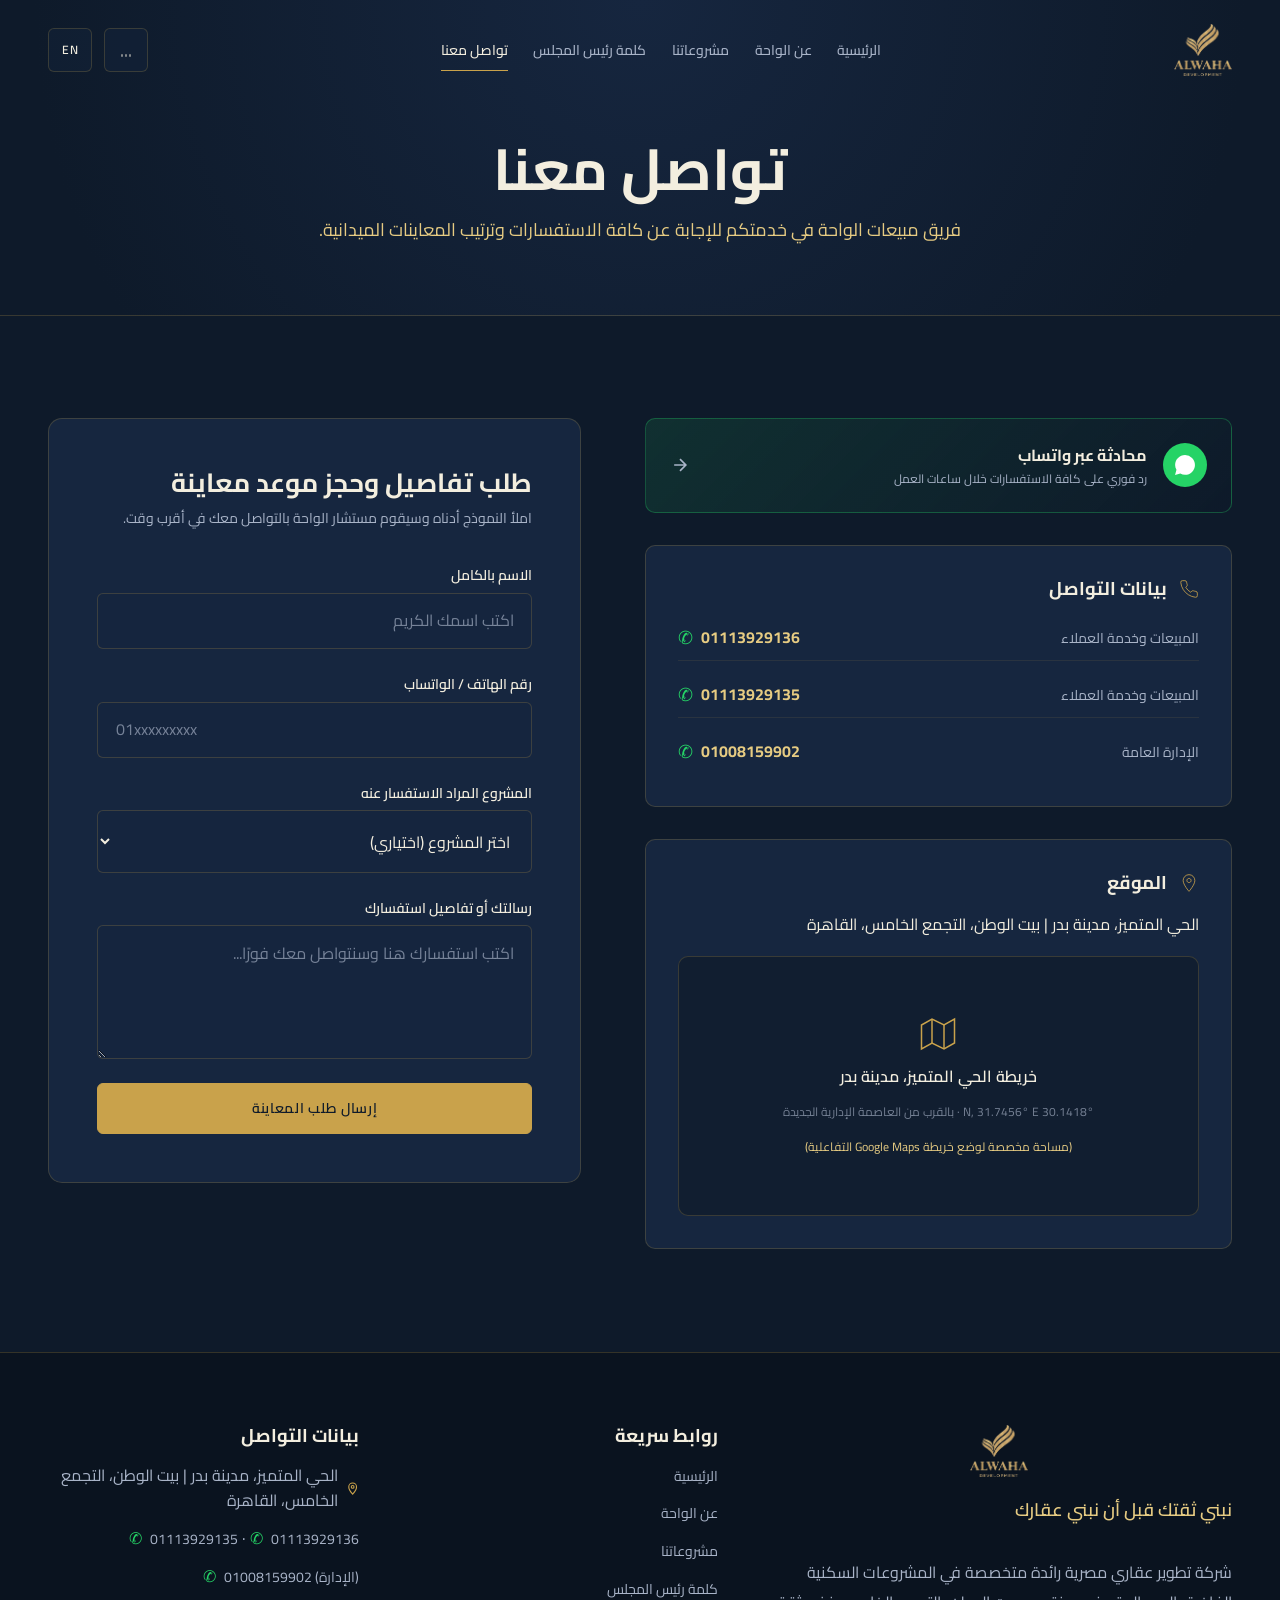
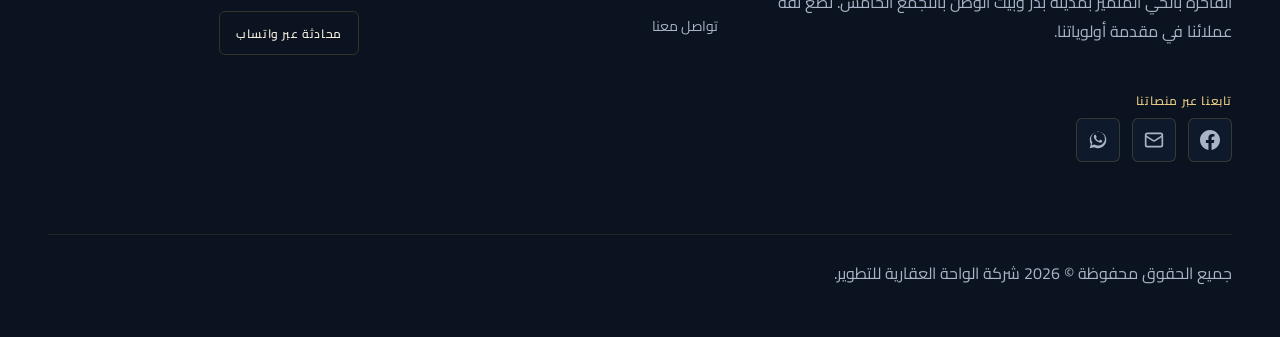
<file: pages/contact.html>
<!DOCTYPE html>
<html lang="ar" dir="rtl">

<head>
  <meta charset="UTF-8">
  <meta name="viewport" content="width=device-width, initial-scale=1.0">
  <title>تواصل معنا | الواحة العقارية للتطوير</title>
  <meta name="description"
    content="تواصل مع شركة الواحة العقارية بالحي المتميز بمدينة بدر وبيت الوطن بالتجمع الخامس. أرقام المبيعات والإدارة وخدمة العملاء ورابط واتساب المباشر وحجز مواعيد المعاينة الميدانية.">
  <meta name="keywords"
    content="تواصل مع الواحة العقارية, مبيعات الواحة, أرقام الواحة العقارية, شقق الحي المتميز مدينة بدر, شقق بيت الوطن التجمع الخامس, معاينة عقارات">
  <meta name="author" content="شركة الواحة العقارية للتطوير - Alwaha Development">
  <meta name="robots" content="index, follow, max-image-preview:large">
  <link rel="canonical" href="https://elwahaprofile.vercel.app/pages/contact.html">

  <!-- Open Graph -->
  <meta property="og:type" content="website">
  <meta property="og:url" content="https://elwahaprofile.vercel.app/pages/contact.html">
  <meta property="og:title" content="تواصل معنا | الواحة العقارية للتطوير">
  <meta property="og:description"
    content="مبيعات: 01113929136 - 01113929135 | إدارة: 01008159902. الحي المتميز بمدينة بدر وبيت الوطن بالتجمع الخامس.">
  <meta property="og:image" content="https://elwahaprofile.vercel.app/assets/images/logo/logo.png">
  <meta property="og:site_name" content="الواحة العقارية للتطوير - Alwaha Development">
  <meta property="og:locale" content="ar_AR">

  <!-- Twitter Cards -->
  <meta name="twitter:card" content="summary">
  <meta name="twitter:title" content="تواصل معنا | الواحة العقارية للتطوير">
  <meta name="twitter:description" content="أرقام المبيعات والإدارة وحجز المعاينة الميدانية - الواحة العقارية.">
  <meta name="twitter:image" content="https://elwahaprofile.vercel.app/assets/images/logo/logo.png">

  <!-- Favicon -->
  <link rel="icon" type="image/svg+xml" href="../assets/images/logo/logo-mark.png">
  <link rel="apple-touch-icon" href="../assets/images/logo/logo-mark.png">

  <!-- Stylesheets -->
  <link rel="stylesheet" href="../css/variables.css">
  <link rel="stylesheet" href="../css/reset.css">
  <link rel="stylesheet" href="../css/base.css">
  <link rel="stylesheet" href="../css/layout.css">
  <link rel="stylesheet" href="../css/components.css">
  <link rel="stylesheet" href="../css/animations.css">
  <link rel="stylesheet" href="../css/pages/contact.css">
</head>

<body data-page-title-key="nav_contact">

  <a href="#main-content" class="skip-to-content" data-i18n="skip_to_content">الانتقال إلى المحتوى الرئيسي</a>

  <!-- Header -->
  <header class="site-header" role="banner">
    <div class="container header__inner">
      <a href="../index.html" class="site-logo" aria-label="الواحة العقارية">
        <img src="../assets/images/logo/logo.png" alt="الواحة العقارية" class="site-logo__img" width="180" height="52">
      </a>

      <nav class="main-nav" role="navigation" aria-label="القائمة الرئيسية">
        <ul class="nav__list">
          <li><a href="../index.html" class="nav__link" data-i18n="nav_home">الرئيسية</a></li>
          <li><a href="about.html" class="nav__link" data-i18n="nav_about">عن الواحة</a></li>
          <li><a href="projects.html" class="nav__link" data-i18n="nav_projects">مشروعاتنا</a></li>
          <li><a href="chairman.html" class="nav__link" data-i18n="nav_chairman">كلمة رئيس المجلس</a></li>
          <li><a href="contact.html" class="nav__link is-active" data-i18n="nav_contact">تواصل معنا</a></li>
        </ul>
      </nav>

      <div class="header__controls">
        <button type="button" class="btn-control btn-sound-toggle is-muted" aria-label="تشغيل الصوت">
          <div class="sound-bars" aria-hidden="true">
            <span class="sound-bar"></span>
            <span class="sound-bar"></span>
            <span class="sound-bar"></span>
          </div>
        </button>
        <button type="button" class="btn-control btn-lang-toggle" aria-label="Switch Language">EN</button>
        <button type="button" class="menu-toggle" aria-label="فتح القائمة" aria-expanded="false">
          <span></span><span></span><span></span>
        </button>
      </div>
    </div>
  </header>

  <!-- Mobile Drawer -->
  <div class="mobile-nav" role="dialog" aria-modal="true">
    <ul class="mobile-nav__list">
      <li><a href="../index.html" class="mobile-nav__link" data-i18n="nav_home">الرئيسية</a></li>
      <li><a href="about.html" class="mobile-nav__link" data-i18n="nav_about">عن الواحة</a></li>
      <li><a href="projects.html" class="mobile-nav__link" data-i18n="nav_projects">مشروعاتنا</a></li>
      <li><a href="chairman.html" class="mobile-nav__link" data-i18n="nav_chairman">كلمة رئيس المجلس</a></li>
      <li><a href="contact.html" class="mobile-nav__link is-active" data-i18n="nav_contact">تواصل معنا</a></li>
    </ul>
    <div class="mobile-nav__footer">
      <p class="text-steel" style="font-size: var(--text-sm);" data-i18n="brand_location">
        الحي المتميز، مدينة بدر | بيت الوطن، التجمع الخامس، القاهرة
      </p>
      <div class="mobile-nav__phones">
        <a href="tel:01113929136" class="mobile-nav__phone-link">01113929136</a>
        <a href="https://wa.me/201113929136" target="_blank" rel="noopener noreferrer"
          class="mobile-nav__wa-link" aria-label="محادثة واتساب 01113929136">
          <svg viewBox="0 0 24 24"><path d="M12.04 2c-5.46 0-9.91 4.45-9.91 9.91 0 1.75.46 3.45 1.32 4.95L2.05 22l5.25-1.38c1.45.79 3.08 1.21 4.74 1.21 5.46 0 9.91-4.45 9.91-9.91 0-2.65-1.03-5.14-2.9-7.01A9.816 9.816 0 0 0 12.04 2zm.01 16.67c-1.49 0-2.95-.4-4.22-1.15l-.3-.18-3.13.82.84-3.05-.2-.31a8.196 8.196 0 0 1-1.26-4.39c0-4.54 3.7-8.24 8.25-8.24 2.2 0 4.28.86 5.84 2.42a8.214 8.214 0 0 1 2.41 5.83c0 4.55-3.7 8.25-8.23 8.25zm4.52-6.17c-.25-.12-1.47-.72-1.7-.81-.23-.08-.39-.12-.56.12-.16.25-.64.81-.79.97-.14.17-.29.19-.54.06-.25-.12-1.05-.39-2-1.23-.74-.66-1.24-1.47-1.38-1.72-.14-.25-.01-.38.11-.51.11-.11.25-.29.37-.43.12-.15.17-.25.25-.42.08-.17.04-.31-.02-.43-.06-.12-.56-1.35-.76-1.85-.2-.48-.41-.42-.56-.43h-.48c-.16 0-.43.06-.66.31-.23.25-.87.85-.87 2.07 0 1.22.89 2.4 1.01 2.57.12.17 1.75 2.67 4.24 3.75.59.26 1.06.41 1.42.52.6.19 1.14.16 1.57.1.48-.07 1.47-.6 1.68-1.18.21-.58.21-1.08.14-1.18-.06-.11-.23-.17-.48-.29z"/></svg>
        </a>
      </div>
      <div class="mobile-nav__social">
        <a href="https://www.facebook.com/alwaha.realestats/?locale=ar_AR" target="_blank" rel="noopener noreferrer"
          class="mobile-nav__social-link" aria-label="فيسبوك الواحة العقارية" title="Facebook">
          <svg viewBox="0 0 24 24" fill="currentColor"><path d="M24 12.073c0-6.627-5.373-12-12-12s-12 5.373-12 12c0 5.99 4.388 10.954 10.125 11.854v-8.385H7.078v-3.47h3.047V9.43c0-3.007 1.792-4.669 4.533-4.669 1.312 0 2.686.235 2.686.235v2.953H15.83c-1.491 0-1.956.925-1.956 1.874v2.25h3.328l-.532 3.47h-2.796v8.385C19.612 23.027 24 18.062 24 12.073z"/></svg>
        </a>
        <a href="mailto:info@elwahagroup.com" class="mobile-nav__social-link" aria-label="البريد الإلكتروني" title="Email">
          <svg viewBox="0 0 24 24" fill="none" stroke="currentColor" stroke-width="2"><rect x="2" y="4" width="20" height="16" rx="2"/><path d="m22 7-8.97 5.7a1.94 1.94 0 0 1-2.06 0L2 7"/></svg>
        </a>
        <a href="https://whatsapp.com/channel/0029VbENyZl6GcGNzDdh3d0A" target="_blank" rel="noopener noreferrer"
          class="mobile-nav__social-link" aria-label="قناة واتساب الرسمية" title="WhatsApp Channel">
          <svg viewBox="0 0 24 24" fill="currentColor"><path d="M12.04 2c-5.46 0-9.91 4.45-9.91 9.91 0 1.75.46 3.45 1.32 4.95L2.05 22l5.25-1.38c1.45.79 3.08 1.21 4.74 1.21 5.46 0 9.91-4.45 9.91-9.91 0-2.65-1.03-5.14-2.9-7.01A9.816 9.816 0 0 0 12.04 2zm.01 16.67c-1.49 0-2.95-.4-4.22-1.15l-.3-.18-3.13.82.84-3.05-.2-.31a8.196 8.196 0 0 1-1.26-4.39c0-4.54 3.7-8.24 8.25-8.24 2.2 0 4.28.86 5.84 2.42a8.214 8.214 0 0 1 2.41 5.83c0 4.55-3.7 8.25-8.23 8.25zm4.52-6.17c-.25-.12-1.47-.72-1.7-.81-.23-.08-.39-.12-.56.12-.16.25-.64.81-.79.97-.14.17-.29.19-.54.06-.25-.12-1.05-.39-2-1.23-.74-.66-1.24-1.47-1.38-1.72-.14-.25-.01-.38.11-.51.11-.11.25-.29.37-.43.12-.15.17-.25.25-.42.08-.17.04-.31-.02-.43-.06-.12-.56-1.35-.76-1.85-.2-.48-.41-.42-.56-.43h-.48c-.16 0-.43.06-.66.31-.23.25-.87.85-.87 2.07 0 1.22.89 2.4 1.01 2.57.12.17 1.75 2.67 4.24 3.75.59.26 1.06.41 1.42.52.6.19 1.14.16 1.57.1.48-.07 1.47-.6 1.68-1.18.21-.58.21-1.08.14-1.18-.06-.11-.23-.17-.48-.29z"/></svg>
        </a>
      </div>
    </div>
  </div>

  <main id="main-content">

    <section class="page-hero">
      <div class="container" data-reveal>
        <h1 class="page-hero__title" data-i18n="nav_contact">تواصل معنا</h1>
        <p class="page-hero__subtitle" data-i18n="contact_band_desc">فريق مبيعات وخدمة عملاء الواحة في خدمتكم للإجابة عن
          كافة الاستفسارات وترتيب المعاينات الميدانية</p>
      </div>
    </section>

    <!-- Split Contact Layout -->
    <section class="section">
      <div class="container">
        <div class="contact-layout">

          <!-- Left / First Column: Info & Direct Links -->
          <div class="contact-info" data-reveal data-reveal-delay="100">

            <!-- WhatsApp CTA -->
            <a href="https://wa.me/201113929136" target="_blank" rel="noopener noreferrer" class="whatsapp-cta">
              <div class="whatsapp-cta__content">
                <div class="whatsapp-cta__icon" aria-hidden="true">
                  <svg viewBox="0 0 24 24">
                    <path
                      d="M12.04 2c-5.46 0-9.91 4.45-9.91 9.91 0 1.75.46 3.45 1.32 4.95L2.05 22l5.25-1.38c1.45.79 3.08 1.21 4.74 1.21 5.46 0 9.91-4.45 9.91-9.91 0-2.65-1.03-5.14-2.9-7.01A9.816 9.816 0 0 0 12.04 2z" />
                  </svg>
                </div>
                <div>
                  <div class="whatsapp-cta__title" data-i18n="btn_whatsapp">محادثة عبر واتساب مباشرة</div>
                  <div class="whatsapp-cta__desc">رد فوري على كافة الاستفسارات خلال ساعات العمل</div>
                </div>
              </div>
              <svg width="20" height="20" viewBox="0 0 24 24" fill="none" stroke="currentColor" stroke-width="2">
                <path d="M5 12h14M12 5l7 7-7 7" />
              </svg>
            </a>

            <!-- Official Phones -->
            <div class="contact-info-card">
              <h2 class="contact-info-card__title">
                <svg viewBox="0 0 24 24">
                  <path
                    d="M22 16.92v3a2 2 0 0 1-2.18 2 19.79 19.79 0 0 1-8.63-3.07 19.5 19.5 0 0 1-6-6 19.79 19.79 0 0 1-3.07-8.67A2 2 0 0 1 4.11 2h3a2 2 0 0 1 2 1.72 12.84 12.84 0 0 0 .7 2.81 2 2 0 0 1-.45 2.11L8.09 9.91a16 16 0 0 0 6 6l1.27-1.27a2 2 0 0 1 2.11-.45 12.84 12.84 0 0 0 2.81.7A2 2 0 0 1 22 16.92z" />
                </svg>
                <span data-i18n="footer_contact_info">أرقام التواصل الرسمية</span>
              </h2>

              <div class="phone-list">
                <div class="phone-item">
                  <span class="phone-item__role" data-i18n="sales_service">المبيعات وخدمة العملاء</span>
                  <div style="display: flex; align-items: center; gap: 8px;">
                    <a href="tel:01113929136" class="phone-item__num">01113929136</a>
                    <a href="https://wa.me/201113929136" target="_blank" rel="noopener noreferrer" style="color: #25D366; font-size: 1.1rem;" aria-label="محادثة واتساب">✆</a>
                  </div>
                </div>
                <div class="phone-item">
                  <span class="phone-item__role" data-i18n="sales_service">المبيعات وخدمة العملاء</span>
                  <div style="display: flex; align-items: center; gap: 8px;">
                    <a href="tel:01113929135" class="phone-item__num">01113929135</a>
                    <a href="https://wa.me/201113929135" target="_blank" rel="noopener noreferrer" style="color: #25D366; font-size: 1.1rem;" aria-label="محادثة واتساب">✆</a>
                  </div>
                </div>
                <div class="phone-item">
                  <span class="phone-item__role" data-i18n="management_num">الإدارة العامة</span>
                  <div style="display: flex; align-items: center; gap: 8px;">
                    <a href="tel:01008159902" class="phone-item__num">01008159902</a>
                    <a href="https://wa.me/201008159902" target="_blank" rel="noopener noreferrer" style="color: #25D366; font-size: 1.1rem;" aria-label="محادثة واتساب للإدارة">✆</a>
                  </div>
                </div>
              </div>
            </div>

            <!-- Location & Map Placeholder -->
            <div class="contact-info-card">
              <h2 class="contact-info-card__title">
                <svg viewBox="0 0 24 24">
                  <path
                    d="M12 2C8.13 2 5 5.13 5 9c0 5.25 7 13 7 13s7-7.75 7-13c0-3.87-3.13-7-7-7zm0 9.5c-1.38 0-2.5-1.12-2.5-2.5s1.12-2.5 2.5-2.5 2.5 1.12 2.5 2.5-1.12 2.5-2.5 2.5z" />
                </svg>
                <span data-i18n="spec_location">موقع المشروعات</span>
              </h2>
              <p class="text-ivory" style="margin-block-end: var(--space-md);" data-i18n="brand_location">الحي المتميز،
                مدينة بدر، القاهرة</p>

              <!-- Clean On-Brand Map Placeholder -->
              <div class="map-placeholder">
                <svg viewBox="0 0 24 24">
                  <polygon points="1 6 1 22 8 18 16 22 23 18 23 2 16 6 8 2 1 6" />
                  <line x1="8" y1="2" x2="8" y2="18" />
                  <line x1="16" y1="6" x2="16" y2="22" />
                </svg>
                <div class="map-placeholder__title">خريطة الحي المتميز، مدينة بدر</div>
                <div class="map-placeholder__coords">30.1418° N, 31.7456° E · بالقرب من العاصمة الإدارية الجديدة</div>
                <span class="text-gold-light" style="font-size: var(--text-xs); margin-top: 4px;">(مساحة مخصصة لوضع
                  خريطة Google Maps التفاعلية)</span>
              </div>
            </div>

          </div>

          <!-- Right / Second Column: Inquiry Form -->
          <div data-reveal data-reveal-delay="200">
            <div class="contact-form-box">
              <h2 class="contact-form-box__title" data-i18n="project_request_title">حجز موعد معاينة أو طلب تفاصيل</h2>
              <p class="contact-form-box__subtitle">املأ النموذج أدناه وسيقوم مستشار الواحة بالتواصل معك في أقرب وقت.
              </p>

              <div id="form-status" class="form-status" role="alert"></div>

              <!-- Form works standalone client-side, documented backend placeholder action -->
              <form id="contact-form" action="#" method="POST" novalidate>
                <div class="form-group">
                  <label for="name" class="form-label" data-i18n="form_name_label">الاسم بالكامل *</label>
                  <input type="text" id="name" name="name" class="form-input" placeholder="اكتب اسمك الكريم" required
                    data-i18n-placeholder="form_name_placeholder">
                </div>

                <div class="form-group">
                  <label for="phone" class="form-label" data-i18n="form_phone_label">رقم الهاتف / الواتساب *</label>
                  <input type="tel" id="phone" name="phone" class="form-input" placeholder="01xxxxxxxxx" required
                    dir="ltr" data-i18n-placeholder="form_phone_placeholder">
                </div>

                <div class="form-group">
                  <label for="project-select" class="form-label" data-i18n="form_project_label">المشروع المراد الاستفسار
                    عنه</label>
                  <select id="project-select" name="project" class="form-select">
                    <option value="" data-i18n="form_project_select">اختر المشروع (اختياري)</option>
                  </select>
                </div>

                <div class="form-group">
                  <label for="message" class="form-label" data-i18n="form_msg_label">رسالتك أو استفسارك</label>
                  <textarea id="message" name="message" rows="4" class="form-textarea"
                    placeholder="اكتب تفاصيل استفسارك هنا..." data-i18n-placeholder="form_msg_placeholder"></textarea>
                </div>

                <button type="submit" class="btn btn--primary btn--full" data-i18n="form_submit">
                  إرسال طلب المعاينة والاستفسار
                </button>
              </form>
            </div>
          </div>

        </div>
      </div>
    </section>

  </main>

  <!-- Footer -->
  <footer class="site-footer" role="contentinfo">
    <div class="container">
      <div class="footer__grid">
        <div class="footer__brand">
          <img src="../assets/images/logo/logo.png" alt="الواحة العقارية" class="site-logo__img" width="180" height="52"
            loading="lazy">
          <p class="footer__tagline" data-i18n="brand_tagline">نبني ثقتك قبل أن نبني عقارك</p>
          <p data-i18n="footer_about">
            شركة تطوير عقاري مصرية رائدة متخصصة في المشروعات السكنية الفاخرة بالحي المتميز بمدينة بدر وبيت الوطن بالتجمع الخامس. نضع ثقة عملائنا في مقدمة أولوياتنا.
          </p>

          <div class="footer__social-wrap">
            <span class="footer__social-label" data-i18n="footer_follow">تابعنا عبر منصاتنا</span>
            <div class="footer__social">
              <a href="https://www.facebook.com/alwaha.realestats/?locale=ar_AR" target="_blank" rel="noopener noreferrer"
                class="footer__social-link footer__social-link--fb" aria-label="Facebook - صفحتنا على فيسبوك" title="Facebook">
                <svg viewBox="0 0 24 24" fill="currentColor"><path d="M24 12.073c0-6.627-5.373-12-12-12s-12 5.373-12 12c0 5.99 4.388 10.954 10.125 11.854v-8.385H7.078v-3.47h3.047V9.43c0-3.007 1.792-4.669 4.533-4.669 1.312 0 2.686.235 2.686.235v2.953H15.83c-1.491 0-1.956.925-1.956 1.874v2.25h3.328l-.532 3.47h-2.796v8.385C19.612 23.027 24 18.062 24 12.073z"/></svg>
              </a>
              <a href="mailto:info@elwahagroup.com" class="footer__social-link footer__social-link--mail" aria-label="البريد الإلكتروني" title="info@elwahagroup.com">
                <svg viewBox="0 0 24 24" fill="none" stroke="currentColor" stroke-width="2"><rect x="2" y="4" width="20" height="16" rx="2"/><path d="m22 7-8.97 5.7a1.94 1.94 0 0 1-2.06 0L2 7"/></svg>
              </a>
              <a href="https://whatsapp.com/channel/0029VbENyZl6GcGNzDdh3d0A" target="_blank" rel="noopener noreferrer"
                class="footer__social-link footer__social-link--wa" aria-label="قناة واتساب الرسمية" title="WhatsApp Channel">
                <svg viewBox="0 0 24 24" fill="currentColor"><path d="M12.04 2c-5.46 0-9.91 4.45-9.91 9.91 0 1.75.46 3.45 1.32 4.95L2.05 22l5.25-1.38c1.45.79 3.08 1.21 4.74 1.21 5.46 0 9.91-4.45 9.91-9.91 0-2.65-1.03-5.14-2.9-7.01A9.816 9.816 0 0 0 12.04 2zm.01 16.67c-1.49 0-2.95-.4-4.22-1.15l-.3-.18-3.13.82.84-3.05-.2-.31a8.196 8.196 0 0 1-1.26-4.39c0-4.54 3.7-8.24 8.25-8.24 2.2 0 4.28.86 5.84 2.42a8.214 8.214 0 0 1 2.41 5.83c0 4.55-3.7 8.25-8.23 8.25zm4.52-6.17c-.25-.12-1.47-.72-1.7-.81-.23-.08-.39-.12-.56.12-.16.25-.64.81-.79.97-.14.17-.29.19-.54.06-.25-.12-1.05-.39-2-1.23-.74-.66-1.24-1.47-1.38-1.72-.14-.25-.01-.38.11-.51.11-.11.25-.29.37-.43.12-.15.17-.25.25-.42.08-.17.04-.31-.02-.43-.06-.12-.56-1.35-.76-1.85-.2-.48-.41-.42-.56-.43h-.48c-.16 0-.43.06-.66.31-.23.25-.87.85-.87 2.07 0 1.22.89 2.4 1.01 2.57.12.17 1.75 2.67 4.24 3.75.59.26 1.06.41 1.42.52.6.19 1.14.16 1.57.1.48-.07 1.47-.6 1.68-1.18.21-.58.21-1.08.14-1.18-.06-.11-.23-.17-.48-.29z"/></svg>
              </a>
            </div>
          </div>
        </div>
        <div>
          <h4 class="footer__title" data-i18n="footer_quick_links">روابط سريعة</h4>
          <ul class="footer__links">
            <li><a href="../index.html" class="footer__link" data-i18n="nav_home">الرئيسية</a></li>
            <li><a href="about.html" class="footer__link" data-i18n="nav_about">عن الواحة</a></li>
            <li><a href="projects.html" class="footer__link" data-i18n="nav_projects">مشروعاتنا (7 عمارات)</a></li>
            <li><a href="chairman.html" class="footer__link" data-i18n="nav_chairman">كلمة رئيس مجلس الإدارة</a></li>
            <li><a href="contact.html" class="footer__link" data-i18n="nav_contact">تواصل معنا</a></li>
          </ul>
        </div>
        <div>
          <h4 class="footer__title" data-i18n="footer_contact_info">بيانات التواصل</h4>
          <ul class="footer__links">
            <li class="text-steel" style="display: flex; gap: 8px;">
              <svg width="18" height="18" viewBox="0 0 24 24" fill="none" stroke="var(--color-gold)" stroke-width="2">
                <path
                  d="M12 2C8.13 2 5 5.13 5 9c0 5.25 7 13 7 13s7-7.75 7-13c0-3.87-3.13-7-7-7zm0 9.5c-1.38 0-2.5-1.12-2.5-2.5s1.12-2.5 2.5-2.5 2.5 1.12 2.5 2.5-1.12 2.5-2.5 2.5z" />
              </svg>
              <span data-i18n="brand_location">الحي المتميز، مدينة بدر | بيت الوطن، التجمع الخامس، القاهرة</span>
            </li>
            <li>
              <a href="tel:01113929136" class="footer__link"
                style="direction: ltr; display: inline-block;">01113929136</a>
              <a href="https://wa.me/201113929136" target="_blank" rel="noopener noreferrer" style="color: #25D366; margin-inline-start: 4px;" aria-label="واتساب">✆</a> ·
              <a href="tel:01113929135" class="footer__link"
                style="direction: ltr; display: inline-block;">01113929135</a>
              <a href="https://wa.me/201113929135" target="_blank" rel="noopener noreferrer" style="color: #25D366; margin-inline-start: 4px;" aria-label="واتساب">✆</a>
            </li>
            <li>
              <a href="tel:01008159902" class="footer__link" style="direction: ltr; display: inline-block;">01008159902
                (الإدارة)</a>
              <a href="https://wa.me/201008159902" target="_blank" rel="noopener noreferrer" style="color: #25D366; margin-inline-start: 4px;" aria-label="واتساب الإدارة">✆</a>
            </li>
            <li style="margin-top: 10px;">
              <a href="https://wa.me/201113929136" target="_blank" rel="noopener noreferrer" class="btn btn--secondary"
                style="padding: 0.5rem 1rem; font-size: var(--text-xs); gap: 6px;" data-i18n="btn_whatsapp">
                <svg width="14" height="14" viewBox="0 0 24 24" fill="currentColor"><path d="M12.04 2c-5.46 0-9.91 4.45-9.91 9.91 0 1.75.46 3.45 1.32 4.95L2.05 22l5.25-1.38c1.45.79 3.08 1.21 4.74 1.21 5.46 0 9.91-4.45 9.91-9.91 0-2.65-1.03-5.14-2.9-7.01A9.816 9.816 0 0 0 12.04 2zm.01 16.67c-1.49 0-2.95-.4-4.22-1.15l-.3-.18-3.13.82.84-3.05-.2-.31a8.196 8.196 0 0 1-1.26-4.39c0-4.54 3.7-8.24 8.25-8.24 2.2 0 4.28.86 5.84 2.42a8.214 8.214 0 0 1 2.41 5.83c0 4.55-3.7 8.25-8.23 8.25zm4.52-6.17c-.25-.12-1.47-.72-1.7-.81-.23-.08-.39-.12-.56.12-.16.25-.64.81-.79.97-.14.17-.29.19-.54.06-.25-.12-1.05-.39-2-1.23-.74-.66-1.24-1.47-1.38-1.72-.14-.25-.01-.38.11-.51.11-.11.25-.29.37-.43.12-.15.17-.25.25-.42.08-.17.04-.31-.02-.43-.06-.12-.56-1.35-.76-1.85-.2-.48-.41-.42-.56-.43h-.48c-.16 0-.43.06-.66.31-.23.25-.87.85-.87 2.07 0 1.22.89 2.4 1.01 2.57.12.17 1.75 2.67 4.24 3.75.59.26 1.06.41 1.42.52.6.19 1.14.16 1.57.1.48-.07 1.47-.6 1.68-1.18.21-.58.21-1.08.14-1.18-.06-.11-.23-.17-.48-.29z"/></svg>
                محادثة واتساب مباشرة
              </a>
            </li>
          </ul>
        </div>
      </div>
      <div class="footer__bottom">
        <p data-i18n="footer_rights">جميع الحقوق محفوظة © 2026 شركة الواحة العقارية للتطوير.</p>
      </div>
    </div>
  </footer>

  <script type="module" src="../js/main.js"></script>
</body>

</html>
</file>
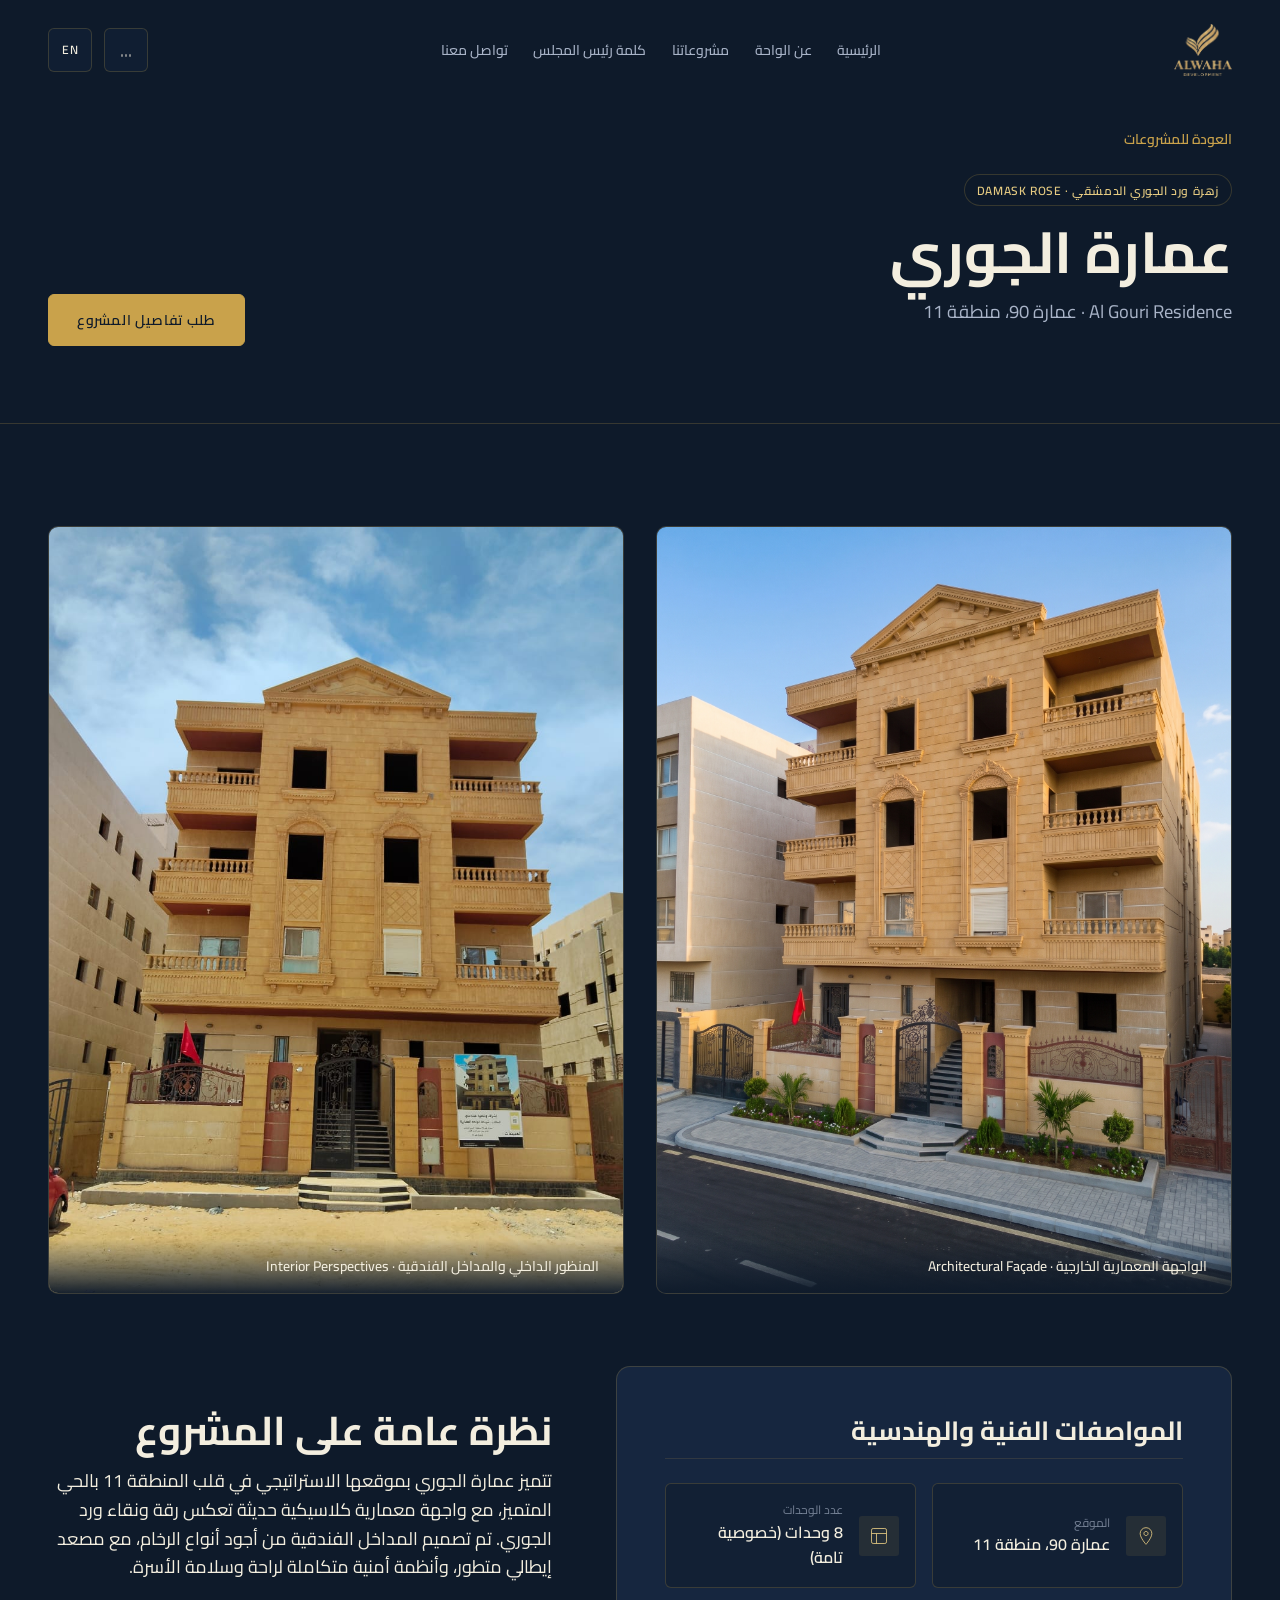
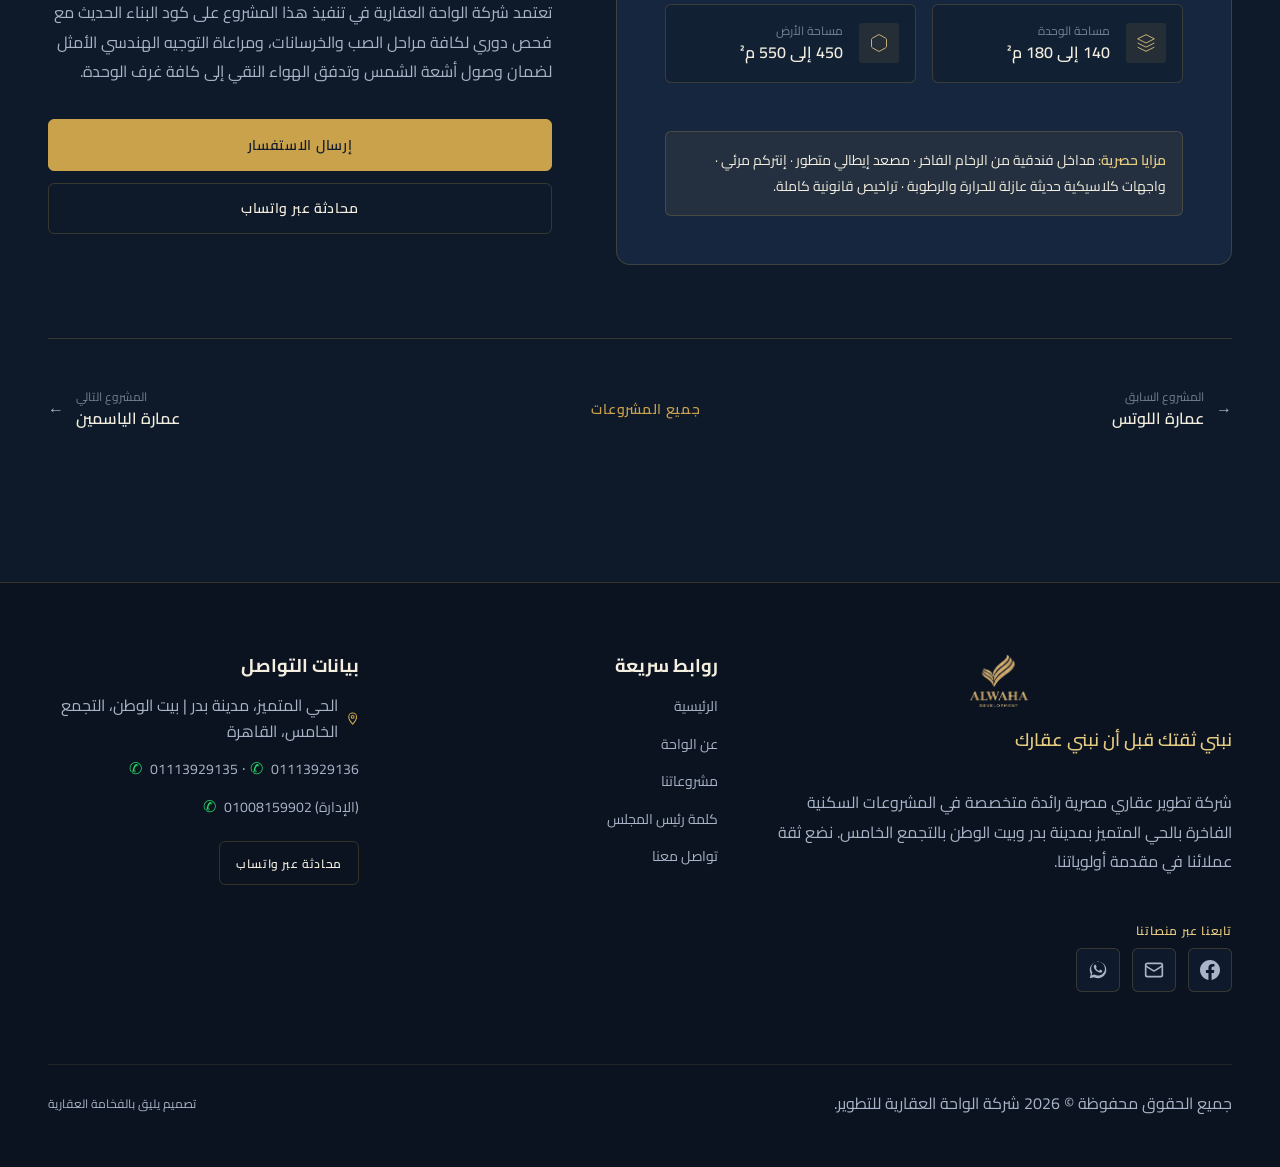
<file: pages/project-al-gouri.html>
<!DOCTYPE html>
<html lang="ar" dir="rtl">

<head>
  <meta charset="UTF-8">
  <meta name="viewport" content="width=device-width, initial-scale=1.0">
  <title>عمارة الجوري (Al Gouri Residence) | الواحة العقارية للتطوير</title>
  <meta name="description"
    content="عمارة الجوري بالحي المتميز بمدينة بدر. عمارة 90، منطقة 11. 8 وحدات سكنية بمساحات من 140 إلى 180 م². الواحة العقارية.">
    <meta name="author" content="شركة الواحة العقارية للتطوير - Alwaha Development">
  <meta name="robots" content="index, follow, max-image-preview:large">
  <link rel="canonical" href="https://elwahaprofile.vercel.app/pages/project-al-gouri.html">

  <!-- Open Graph -->
  <meta property="og:url" content="https://elwahaprofile.vercel.app/pages/project-al-gouri.html">
  <meta property="og:site_name" content="الواحة العقارية للتطوير - Alwaha Development">
  <meta property="og:locale" content="ar_AR">
  <meta property="og:title" content="عمارة الجوري | الواحة العقارية للتطوير">
  <meta property="og:description" content="عمارة 90، منطقة 11 - 8 وحدات فاخرة، مساحات 140 إلى 180 م².">
  <meta property="og:image" content="../assets/images/projects/al-gouri/facade.jpg">
  <meta property="og:type" content="article">

    <!-- Twitter Cards -->
  <meta name="twitter:card" content="summary">
  <meta name="twitter:url" content="https://elwahaprofile.vercel.app/pages/project-al-gouri.html">
  <meta name="twitter:image" content="https://elwahaprofile.vercel.app/assets/images/logo/logo.png">

  <!-- Favicon -->
  <link rel="icon" type="image/svg+xml" href="../assets/images/logo/logo-mark.png">
  <link rel="apple-touch-icon" href="../assets/images/logo/logo-mark.png">

  <!-- Stylesheets -->
  <link rel="stylesheet" href="../css/variables.css">
  <link rel="stylesheet" href="../css/reset.css">
  <link rel="stylesheet" href="../css/base.css">
  <link rel="stylesheet" href="../css/layout.css">
  <link rel="stylesheet" href="../css/components.css">
  <link rel="stylesheet" href="../css/animations.css">
  <link rel="stylesheet" href="../css/pages/projects.css">
</head>

<body data-page-title-key="nav_projects">

  <a href="#main-content" class="skip-to-content" data-i18n="skip_to_content">الانتقال إلى المحتوى الرئيسي</a>

  <!-- Header -->
  <header class="site-header" role="banner">
    <div class="container header__inner">
      <a href="../index.html" class="site-logo" aria-label="الواحة العقارية">
        <img src="../assets/images/logo/logo.png" alt="الواحة العقارية" class="site-logo__img" width="180" height="52">
      </a>

      <nav class="main-nav" role="navigation" aria-label="القائمة الرئيسية">
        <ul class="nav__list">
          <li><a href="../index.html" class="nav__link" data-i18n="nav_home">الرئيسية</a></li>
          <li><a href="about.html" class="nav__link" data-i18n="nav_about">عن الواحة</a></li>
          <li><a href="projects.html" class="nav__link is-active" data-i18n="nav_projects">مشروعاتنا</a></li>
          <li><a href="chairman.html" class="nav__link" data-i18n="nav_chairman">كلمة رئيس المجلس</a></li>
          <li><a href="contact.html" class="nav__link" data-i18n="nav_contact">تواصل معنا</a></li>
        </ul>
      </nav>

      <div class="header__controls">
        <button type="button" class="btn-control btn-sound-toggle is-muted" aria-label="تشغيل الصوت">
          <div class="sound-bars" aria-hidden="true">
            <span class="sound-bar"></span>
            <span class="sound-bar"></span>
            <span class="sound-bar"></span>
          </div>
        </button>
        <button type="button" class="btn-control btn-lang-toggle" aria-label="Switch Language">EN</button>
        <button type="button" class="menu-toggle" aria-label="فتح القائمة" aria-expanded="false">
          <span></span><span></span><span></span>
        </button>
      </div>
    </div>
  </header>

  <!-- Mobile Drawer -->
    <!-- Mobile Drawer -->
  <div class="mobile-nav" role="dialog" aria-modal="true" aria-label="قائمة الموبايل">
    <ul class="mobile-nav__list">
      <li><a href="../index.html" class="mobile-nav__link" data-i18n="nav_home">الرئيسية</a></li>
      <li><a href="about.html" class="mobile-nav__link" data-i18n="nav_about">عن الواحة</a></li>
      <li><a href="projects.html" class="mobile-nav__link is-active" data-i18n="nav_projects">مشروعاتنا</a></li>
      <li><a href="chairman.html" class="mobile-nav__link" data-i18n="nav_chairman">كلمة رئيس المجلس</a></li>
      <li><a href="contact.html" class="mobile-nav__link" data-i18n="nav_contact">تواصل معنا</a></li>
    </ul>
    <div class="mobile-nav__footer">
      <p class="text-steel" style="font-size: var(--text-sm);" data-i18n="brand_location">
        الحي المتميز، مدينة بدر | بيت الوطن، التجمع الخامس، القاهرة
      </p>
      <div class="mobile-nav__phones">
        <a href="tel:01113929136" class="mobile-nav__phone-link">01113929136</a>
        <a href="https://wa.me/201113929136" target="_blank" rel="noopener noreferrer"
          class="mobile-nav__wa-link" aria-label="محادثة واتساب 01113929136">
          <svg viewBox="0 0 24 24"><path d="M12.04 2c-5.46 0-9.91 4.45-9.91 9.91 0 1.75.46 3.45 1.32 4.95L2.05 22l5.25-1.38c1.45.79 3.08 1.21 4.74 1.21 5.46 0 9.91-4.45 9.91-9.91 0-2.65-1.03-5.14-2.9-7.01A9.816 9.816 0 0 0 12.04 2zm.01 16.67c-1.49 0-2.95-.4-4.22-1.15l-.3-.18-3.13.82.84-3.05-.2-.31a8.196 8.196 0 0 1-1.26-4.39c0-4.54 3.7-8.24 8.25-8.24 2.2 0 4.28.86 5.84 2.42a8.214 8.214 0 0 1 2.41 5.83c0 4.55-3.7 8.25-8.23 8.25zm4.52-6.17c-.25-.12-1.47-.72-1.7-.81-.23-.08-.39-.12-.56.12-.16.25-.64.81-.79.97-.14.17-.29.19-.54.06-.25-.12-1.05-.39-2-1.23-.74-.66-1.24-1.47-1.38-1.72-.14-.25-.01-.38.11-.51.11-.11.25-.29.37-.43.12-.15.17-.25.25-.42.08-.17.04-.31-.02-.43-.06-.12-.56-1.35-.76-1.85-.2-.48-.41-.42-.56-.43h-.48c-.16 0-.43.06-.66.31-.23.25-.87.85-.87 2.07 0 1.22.89 2.4 1.01 2.57.12.17 1.75 2.67 4.24 3.75.59.26 1.06.41 1.42.52.6.19 1.14.16 1.57.1.48-.07 1.47-.6 1.68-1.18.21-.58.21-1.08.14-1.18-.06-.11-.23-.17-.48-.29z"/></svg>
        </a>
      </div>
      <div class="mobile-nav__social">
        <a href="https://www.facebook.com/alwaha.realestats/?locale=ar_AR" target="_blank" rel="noopener noreferrer"
          class="mobile-nav__social-link" aria-label="فيسبوك الواحة العقارية" title="Facebook">
          <svg viewBox="0 0 24 24" fill="currentColor"><path d="M24 12.073c0-6.627-5.373-12-12-12s-12 5.373-12 12c0 5.99 4.388 10.954 10.125 11.854v-8.385H7.078v-3.47h3.047V9.43c0-3.007 1.792-4.669 4.533-4.669 1.312 0 2.686.235 2.686.235v2.953H15.83c-1.491 0-1.956.925-1.956 1.874v2.25h3.328l-.532 3.47h-2.796v8.385C19.612 23.027 24 18.062 24 12.073z"/></svg>
        </a>
        <a href="mailto:info@elwahagroup.com" class="mobile-nav__social-link" aria-label="البريد الإلكتروني" title="Email">
          <svg viewBox="0 0 24 24" fill="none" stroke="currentColor" stroke-width="2"><rect x="2" y="4" width="20" height="16" rx="2"/><path d="m22 7-8.97 5.7a1.94 1.94 0 0 1-2.06 0L2 7"/></svg>
        </a>
        <a href="https://whatsapp.com/channel/0029VbENyZl6GcGNzDdh3d0A" target="_blank" rel="noopener noreferrer"
          class="mobile-nav__social-link" aria-label="قناة واتساب الرسمية" title="WhatsApp Channel">
          <svg viewBox="0 0 24 24" fill="currentColor"><path d="M12.04 2c-5.46 0-9.91 4.45-9.91 9.91 0 1.75.46 3.45 1.32 4.95L2.05 22l5.25-1.38c1.45.79 3.08 1.21 4.74 1.21 5.46 0 9.91-4.45 9.91-9.91 0-2.65-1.03-5.14-2.9-7.01A9.816 9.816 0 0 0 12.04 2zm.01 16.67c-1.49 0-2.95-.4-4.22-1.15l-.3-.18-3.13.82.84-3.05-.2-.31a8.196 8.196 0 0 1-1.26-4.39c0-4.54 3.7-8.24 8.25-8.24 2.2 0 4.28.86 5.84 2.42a8.214 8.214 0 0 1 2.41 5.83c0 4.55-3.7 8.25-8.23 8.25zm4.52-6.17c-.25-.12-1.47-.72-1.7-.81-.23-.08-.39-.12-.56.12-.16.25-.64.81-.79.97-.14.17-.29.19-.54.06-.25-.12-1.05-.39-2-1.23-.74-.66-1.24-1.47-1.38-1.72-.14-.25-.01-.38.11-.51.11-.11.25-.29.37-.43.12-.15.17-.25.25-.42.08-.17.04-.31-.02-.43-.06-.12-.56-1.35-.76-1.85-.2-.48-.41-.42-.56-.43h-.48c-.16 0-.43.06-.66.31-.23.25-.87.85-.87 2.07 0 1.22.89 2.4 1.01 2.57.12.17 1.75 2.67 4.24 3.75.59.26 1.06.41 1.42.52.6.19 1.14.16 1.57.1.48-.07 1.47-.6 1.68-1.18.21-.58.21-1.08.14-1.18-.06-.11-.23-.17-.48-.29z"/></svg>
        </a>
      </div>
    </div>
  </div>

  <main id="main-content">

    <!-- Project Breadcrumb & Title Hero -->
    <section class="project-details__hero">
      <div class="container">
        <a href="projects.html" class="project-details__back" data-i18n="btn_back_to_projects">
          &rarr; العودة إلى دليل المشروعات
        </a>

        <div class="project-details__header" data-reveal>
          <div>
            <span class="project-card__badge"
              style="position: static; display: inline-block; margin-block-end: 12px;">زهرة ورد الجوري الدمشقي · DAMASK
              ROSE</span>
            <h1 class="page-hero__title" style="text-align: start; margin-block-end: 8px;">عمارة الجوري</h1>
            <p class="text-steel" style="font-size: var(--text-h4);">Al Gouri Residence · عمارة 90، منطقة 11</p>
          </div>
          <div>
            <a href="contact.html?project=al-gouri" class="btn btn--primary" data-i18n="btn_request_details">
              طلب تفاصيل المشروع وحجز معاينة
            </a>
          </div>
        </div>
      </div>
    </section>

    <!-- Project Details Body & 2 Portrait Gallery -->
    <section class="section">
      <div class="container">

        <!-- Two Tall Portrait Images (Hover Swap / Side by Side) -->
        <div class="project-details__gallery" data-reveal>
          <div class="gallery-portrait">
            <img src="../assets/images/projects/al-gouri/facade.jpg"
              alt="عمارة الجوري - الواجهة المعمارية الخارجية" width="800" height="1067" loading="lazy">
            <div class="gallery-portrait__caption">
              <span>الواجهة المعمارية الخارجية · Architectural Façade</span>
            </div>
          </div>
          <div class="gallery-portrait">
            <img src="../assets/images/projects/al-gouri/site.jpg" alt="عمارة الجوري - المنظور الداخلي والمداخل"
              width="800" height="1067" loading="lazy">
            <div class="gallery-portrait__caption">
              <span>المنظور الداخلي والمداخل الفندقية · Interior Perspectives</span>
            </div>
          </div>
        </div>

        <!-- Specifications Panel & Narrative -->
        <div class="split-layout" style="align-items: flex-start;">
          <div data-reveal data-reveal-delay="100">
            <div class="specs-panel">
              <h2 class="specs-panel__title" data-i18n="project_specs">المواصفات الفنية والهندسية</h2>

              <div class="specs-list">
                <div class="spec-box">
                  <div class="spec-box__icon" aria-hidden="true">
                    <svg viewBox="0 0 24 24">
                      <path
                        d="M12 2C8.13 2 5 5.13 5 9c0 5.25 7 13 7 13s7-7.75 7-13c0-3.87-3.13-7-7-7zm0 9.5c-1.38 0-2.5-1.12-2.5-2.5s1.12-2.5 2.5-2.5 2.5 1.12 2.5 2.5-1.12 2.5-2.5 2.5z" />
                    </svg>
                  </div>
                  <div class="spec-box__content">
                    <span class="spec-box__label" data-i18n="spec_location">الموقع الدقيق</span>
                    <span class="spec-box__val">عمارة 90، منطقة 11</span>
                  </div>
                </div>

                <div class="spec-box">
                  <div class="spec-box__icon" aria-hidden="true">
                    <svg viewBox="0 0 24 24">
                      <rect x="3" y="3" width="18" height="18" rx="2" />
                      <path d="M3 9h18M9 21V9" />
                    </svg>
                  </div>
                  <div class="spec-box__content">
                    <span class="spec-box__label" data-i18n="spec_units">عدد الوحدات السكنية</span>
                    <span class="spec-box__val">8 وحدات (خصوصية تامة)</span>
                  </div>
                </div>

                <div class="spec-box">
                  <div class="spec-box__icon" aria-hidden="true">
                    <svg viewBox="0 0 24 24">
                      <polygon points="12 2 2 7 12 12 22 7 12 2" />
                      <polyline points="2 17 12 22 22 17" />
                      <polyline points="2 12 12 17 22 12" />
                    </svg>
                  </div>
                  <div class="spec-box__content">
                    <span class="spec-box__label" data-i18n="spec_unit_area">مساحات الوحدات</span>
                    <span class="spec-box__val">140 إلى 180 م²</span>
                  </div>
                </div>

                <div class="spec-box">
                  <div class="spec-box__icon" aria-hidden="true">
                    <svg viewBox="0 0 24 24">
                      <path
                        d="M21 16V8a2 2 0 0 0-1-1.73l-7-4a2 2 0 0 0-2 0l-7 4A2 2 0 0 0 3 8v8a2 2 0 0 0 1 1.73l7 4a2 2 0 0 0 2 0l7-4A2 2 0 0 0 21 16z" />
                    </svg>
                  </div>
                  <div class="spec-box__content">
                    <span class="spec-box__label" data-i18n="spec_plot_area">مساحة الأرض (المشروع)</span>
                    <span class="spec-box__val">450 إلى 550 م²</span>
                  </div>
                </div>
              </div>

              <div
                style="background: rgba(201, 162, 75, 0.08); border-radius: var(--radius-sm); padding: var(--space-md); border: 1px solid var(--color-gold-muted);">
                <p class="text-ivory" style="font-size: var(--text-sm); margin-block-end: 0;">
                  <strong class="text-gold-light">مزايا حصرية:</strong> مداخل فندقية من الرخام الفاخر · مصعد إيطالي
                  متطور · إنتركم مرئي · واجهات كلاسيكية حديثة عازلة للحرارة والرطوبة · تراخيص قانونية كاملة.
                </p>
              </div>
            </div>
          </div>

          <div data-reveal data-reveal-delay="200">
            <span class="gold-hairline"></span>
            <h2 class="section__title" data-i18n="project_overview">نظرة عامة على المشروع</h2>
            <p class="lead" style="color: var(--color-ivory);">
              تتميز عمارة الجوري بموقعها الاستراتيجي في قلب المنطقة 11 بالحي المتميز، مع واجهة معمارية كلاسيكية حديثة
              تعكس رقة ونقاء ورد الجوري. تم تصميم المداخل الفندقية من أجود أنواع الرخام، مع مصعد إيطالي متطور، وأنظمة
              أمنية متكاملة لراحة وسلامة الأسرة.
            </p>
            <p>
              تعتمد شركة الواحة العقارية في تنفيذ هذا المشروع على كود البناء الحديث مع فحص دوري لكافة مراحل الصب
              والخرسانات، ومراعاة التوجيه الهندسي الأمثل لضمان وصول أشعة الشمس وتدفق الهواء النقي إلى كافة غرف الوحدة.
            </p>
            <div style="margin-block-start: var(--space-xl);">
              <a href="contact.html?project=al-gouri" class="btn btn--primary"
                style="width: 100%; justify-content: center;" data-i18n="btn_send_inquiry">
                طلب موعد معاينة ميدانية
              </a>
              <div style="margin-block-start: var(--space-sm); text-align: center;">
                <a href="https://wa.me/201113929136?text=%D9%85%D8%B1%D8%AD%D8%A8%D8%A7%D9%8B%D8%8C%20%D8%A3%D9%88%D8%AF%20%D8%A7%D9%84%D8%A7%D8%B3%D8%AA%D9%81%D8%B3%D8%A7%D8%B1%20%D8%B9%D9%86%20%D8%AA%D9%81%D8%A7%D8%B5%D9%8A%D9%84%20%D8%B9%D9%85%D8%A7%D8%B1%D8%A9%20%D8%A7%D9%84%D8%AC%D9%88%D8%B1%D9%8A%20%D8%A8%D8%A7%D9%84%D8%AD%D9%8A%20%D8%A7%D9%84%D9%85%D8%AA%D9%85%D9%8A%D8%B2"
                  target="_blank" rel="noopener noreferrer" class="btn btn--secondary"
                  style="width: 100%; justify-content: center;" data-i18n="btn_whatsapp">
                  تواصل عبر واتساب فوراً
                </a>
              </div>
            </div>
          </div>
        </div>

        <!-- Project Pagination (Prev / Next) -->
        <nav class="project-pagination" aria-label="التنقل بين المشروعات" data-reveal>
          <a href="project-al-lotus.html" class="project-pagination__link">
            &rarr;
            <div>
              <div class="project-pagination__label" data-i18n="prev_project">المشروع السابق</div>
              <div class="project-pagination__name">عمارة اللوتس</div>
            </div>
          </a>

          <a href="projects.html" class="btn btn--text" data-i18n="btn_all_projects">جميع المشروعات (7)</a>

          <a href="project-al-yasmin.html" class="project-pagination__link" style="text-align: end;">
            <div>
              <div class="project-pagination__label" data-i18n="next_project">المشروع التالي</div>
              <div class="project-pagination__name">عمارة الياسمين</div>
            </div>
            &larr;
          </a>
        </nav>

      </div>
    </section>

  </main>

  <!-- Footer -->
    <!-- Footer -->
  <footer class="site-footer" role="contentinfo">
    <div class="container">
      <div class="footer__grid">
        <div class="footer__brand">
          <img src="../assets/images/logo/logo.png" alt="الواحة العقارية" class="site-logo__img" width="180" height="52"
            loading="lazy">
          <p class="footer__tagline" data-i18n="brand_tagline">نبني ثقتك قبل أن نبني عقارك</p>
          <p data-i18n="footer_about">
            شركة تطوير عقاري مصرية رائدة متخصصة في المشروعات السكنية الفاخرة بالحي المتميز بمدينة بدر وبيت الوطن بالتجمع الخامس. نضع ثقة عملائنا في مقدمة أولوياتنا.
          </p>

          <div class="footer__social-wrap">
            <span class="footer__social-label" data-i18n="footer_follow">تابعنا عبر منصاتنا</span>
            <div class="footer__social">
              <a href="https://www.facebook.com/alwaha.realestats/?locale=ar_AR" target="_blank" rel="noopener noreferrer"
                class="footer__social-link footer__social-link--fb" aria-label="Facebook - صفحتنا على فيسبوك" title="Facebook">
                <svg viewBox="0 0 24 24" fill="currentColor"><path d="M24 12.073c0-6.627-5.373-12-12-12s-12 5.373-12 12c0 5.99 4.388 10.954 10.125 11.854v-8.385H7.078v-3.47h3.047V9.43c0-3.007 1.792-4.669 4.533-4.669 1.312 0 2.686.235 2.686.235v2.953H15.83c-1.491 0-1.956.925-1.956 1.874v2.25h3.328l-.532 3.47h-2.796v8.385C19.612 23.027 24 18.062 24 12.073z"/></svg>
              </a>
              <a href="mailto:info@elwahagroup.com" class="footer__social-link footer__social-link--mail" aria-label="البريد الإلكتروني" title="info@elwahagroup.com">
                <svg viewBox="0 0 24 24" fill="none" stroke="currentColor" stroke-width="2"><rect x="2" y="4" width="20" height="16" rx="2"/><path d="m22 7-8.97 5.7a1.94 1.94 0 0 1-2.06 0L2 7"/></svg>
              </a>
              <a href="https://whatsapp.com/channel/0029VbENyZl6GcGNzDdh3d0A" target="_blank" rel="noopener noreferrer"
                class="footer__social-link footer__social-link--wa" aria-label="قناة واتساب الرسمية" title="WhatsApp Channel">
                <svg viewBox="0 0 24 24" fill="currentColor"><path d="M12.04 2c-5.46 0-9.91 4.45-9.91 9.91 0 1.75.46 3.45 1.32 4.95L2.05 22l5.25-1.38c1.45.79 3.08 1.21 4.74 1.21 5.46 0 9.91-4.45 9.91-9.91 0-2.65-1.03-5.14-2.9-7.01A9.816 9.816 0 0 0 12.04 2zm.01 16.67c-1.49 0-2.95-.4-4.22-1.15l-.3-.18-3.13.82.84-3.05-.2-.31a8.196 8.196 0 0 1-1.26-4.39c0-4.54 3.7-8.24 8.25-8.24 2.2 0 4.28.86 5.84 2.42a8.214 8.214 0 0 1 2.41 5.83c0 4.55-3.7 8.25-8.23 8.25zm4.52-6.17c-.25-.12-1.47-.72-1.7-.81-.23-.08-.39-.12-.56.12-.16.25-.64.81-.79.97-.14.17-.29.19-.54.06-.25-.12-1.05-.39-2-1.23-.74-.66-1.24-1.47-1.38-1.72-.14-.25-.01-.38.11-.51.11-.11.25-.29.37-.43.12-.15.17-.25.25-.42.08-.17.04-.31-.02-.43-.06-.12-.56-1.35-.76-1.85-.2-.48-.41-.42-.56-.43h-.48c-.16 0-.43.06-.66.31-.23.25-.87.85-.87 2.07 0 1.22.89 2.4 1.01 2.57.12.17 1.75 2.67 4.24 3.75.59.26 1.06.41 1.42.52.6.19 1.14.16 1.57.1.48-.07 1.47-.6 1.68-1.18.21-.58.21-1.08.14-1.18-.06-.11-.23-.17-.48-.29z"/></svg>
              </a>
            </div>
          </div>
        </div>

        <div>
          <h4 class="footer__title" data-i18n="footer_quick_links">روابط سريعة</h4>
          <ul class="footer__links">
            <li><a href="../index.html" class="footer__link" data-i18n="nav_home">الرئيسية</a></li>
            <li><a href="about.html" class="footer__link" data-i18n="nav_about">عن الواحة</a></li>
            <li><a href="projects.html" class="footer__link" data-i18n="nav_projects">مشروعاتنا (7 عمارات)</a></li>
            <li><a href="chairman.html" class="footer__link" data-i18n="nav_chairman">كلمة رئيس مجلس الإدارة</a></li>
            <li><a href="contact.html" class="footer__link" data-i18n="nav_contact">تواصل معنا</a></li>
          </ul>
        </div>

        <div>
          <h4 class="footer__title" data-i18n="footer_contact_info">بيانات التواصل</h4>
          <ul class="footer__links">
            <li class="text-steel" style="display: flex; gap: 8px;">
              <svg width="18" height="18" viewBox="0 0 24 24" fill="none" stroke="var(--color-gold)" stroke-width="2">
                <path
                  d="M12 2C8.13 2 5 5.13 5 9c0 5.25 7 13 7 13s7-7.75 7-13c0-3.87-3.13-7-7-7zm0 9.5c-1.38 0-2.5-1.12-2.5-2.5s1.12-2.5 2.5-2.5 2.5 1.12 2.5 2.5-1.12 2.5-2.5 2.5z" />
              </svg>
              <span data-i18n="brand_location">الحي المتميز، مدينة بدر | بيت الوطن، التجمع الخامس، القاهرة</span>
            </li>
            <li>
              <a href="tel:01113929136" class="footer__link"
                style="direction: ltr; display: inline-block;">01113929136</a>
              <a href="https://wa.me/201113929136" target="_blank" rel="noopener noreferrer" style="color: #25D366; margin-inline-start: 4px;" aria-label="واتساب">✆</a> ·
              <a href="tel:01113929135" class="footer__link"
                style="direction: ltr; display: inline-block;">01113929135</a>
              <a href="https://wa.me/201113929135" target="_blank" rel="noopener noreferrer" style="color: #25D366; margin-inline-start: 4px;" aria-label="واتساب">✆</a>
            </li>
            <li>
              <a href="tel:01008159902" class="footer__link" style="direction: ltr; display: inline-block;">01008159902
                (الإدارة)</a>
              <a href="https://wa.me/201008159902" target="_blank" rel="noopener noreferrer" style="color: #25D366; margin-inline-start: 4px;" aria-label="واتساب الإدارة">✆</a>
            </li>
            <li style="margin-top: 10px;">
              <a href="https://wa.me/201113929136" target="_blank" rel="noopener noreferrer" class="btn btn--secondary"
                style="padding: 0.5rem 1rem; font-size: var(--text-xs); gap: 6px;" data-i18n="btn_whatsapp">
                <svg width="14" height="14" viewBox="0 0 24 24" fill="currentColor"><path d="M12.04 2c-5.46 0-9.91 4.45-9.91 9.91 0 1.75.46 3.45 1.32 4.95L2.05 22l5.25-1.38c1.45.79 3.08 1.21 4.74 1.21 5.46 0 9.91-4.45 9.91-9.91 0-2.65-1.03-5.14-2.9-7.01A9.816 9.816 0 0 0 12.04 2zm.01 16.67c-1.49 0-2.95-.4-4.22-1.15l-.3-.18-3.13.82.84-3.05-.2-.31a8.196 8.196 0 0 1-1.26-4.39c0-4.54 3.7-8.24 8.25-8.24 2.2 0 4.28.86 5.84 2.42a8.214 8.214 0 0 1 2.41 5.83c0 4.55-3.7 8.25-8.23 8.25zm4.52-6.17c-.25-.12-1.47-.72-1.7-.81-.23-.08-.39-.12-.56.12-.16.25-.64.81-.79.97-.14.17-.29.19-.54.06-.25-.12-1.05-.39-2-1.23-.74-.66-1.24-1.47-1.38-1.72-.14-.25-.01-.38.11-.51.11-.11.25-.29.37-.43.12-.15.17-.25.25-.42.08-.17.04-.31-.02-.43-.06-.12-.56-1.35-.76-1.85-.2-.48-.41-.42-.56-.43h-.48c-.16 0-.43.06-.66.31-.23.25-.87.85-.87 2.07 0 1.22.89 2.4 1.01 2.57.12.17 1.75 2.67 4.24 3.75.59.26 1.06.41 1.42.52.6.19 1.14.16 1.57.1.48-.07 1.47-.6 1.68-1.18.21-.58.21-1.08.14-1.18-.06-.11-.23-.17-.48-.29z"/></svg>
                محادثة واتساب مباشرة
              </a>
            </li>
          </ul>
        </div>
      </div>

      <div class="footer__bottom">
        <p data-i18n="footer_rights">جميع الحقوق محفوظة © 2026 شركة الواحة العقارية للتطوير.</p>
        <p class="text-steel-muted" style="font-size: var(--text-xs);" data-i18n="footer_designed_for">تصميم يليق
          بالفخامة العقارية</p>
      </div>
    </div>
  </footer>

  <script type="module" src="../js/main.js"></script>
</body>

</html>
</file>
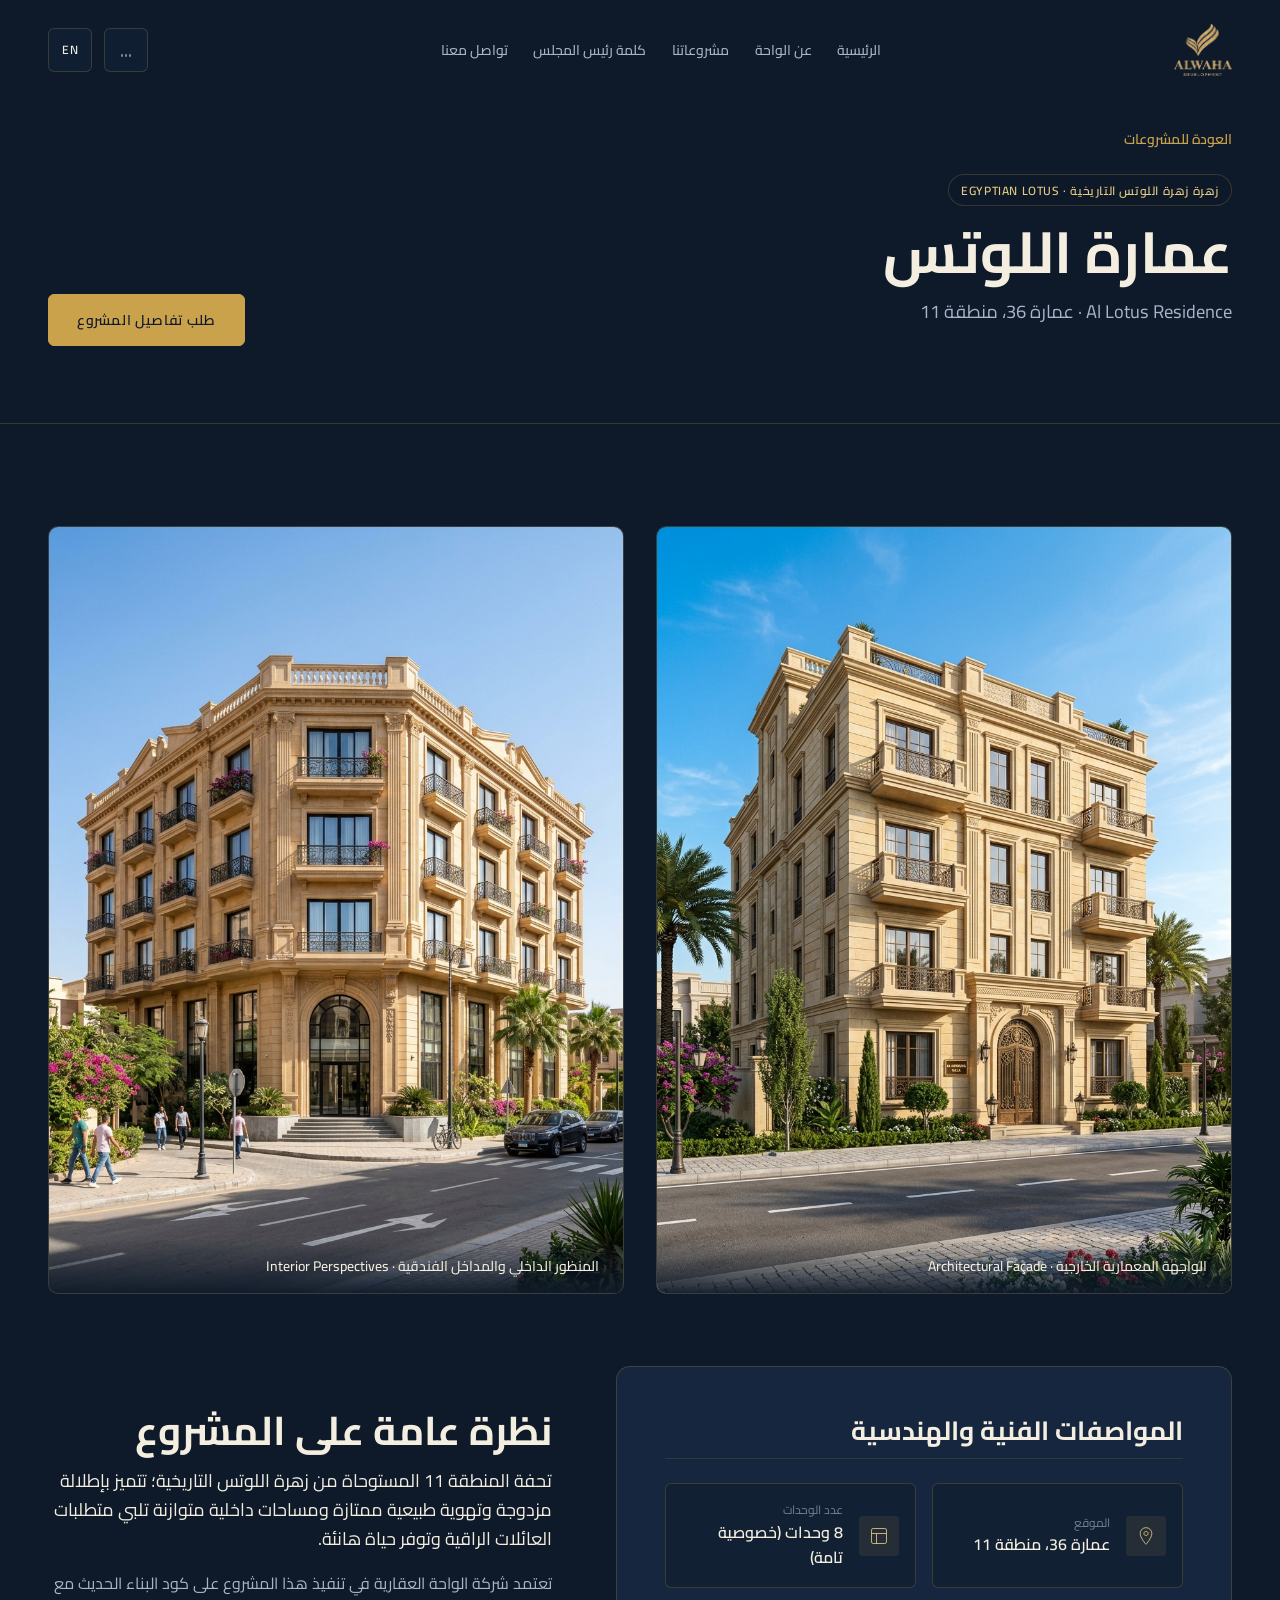
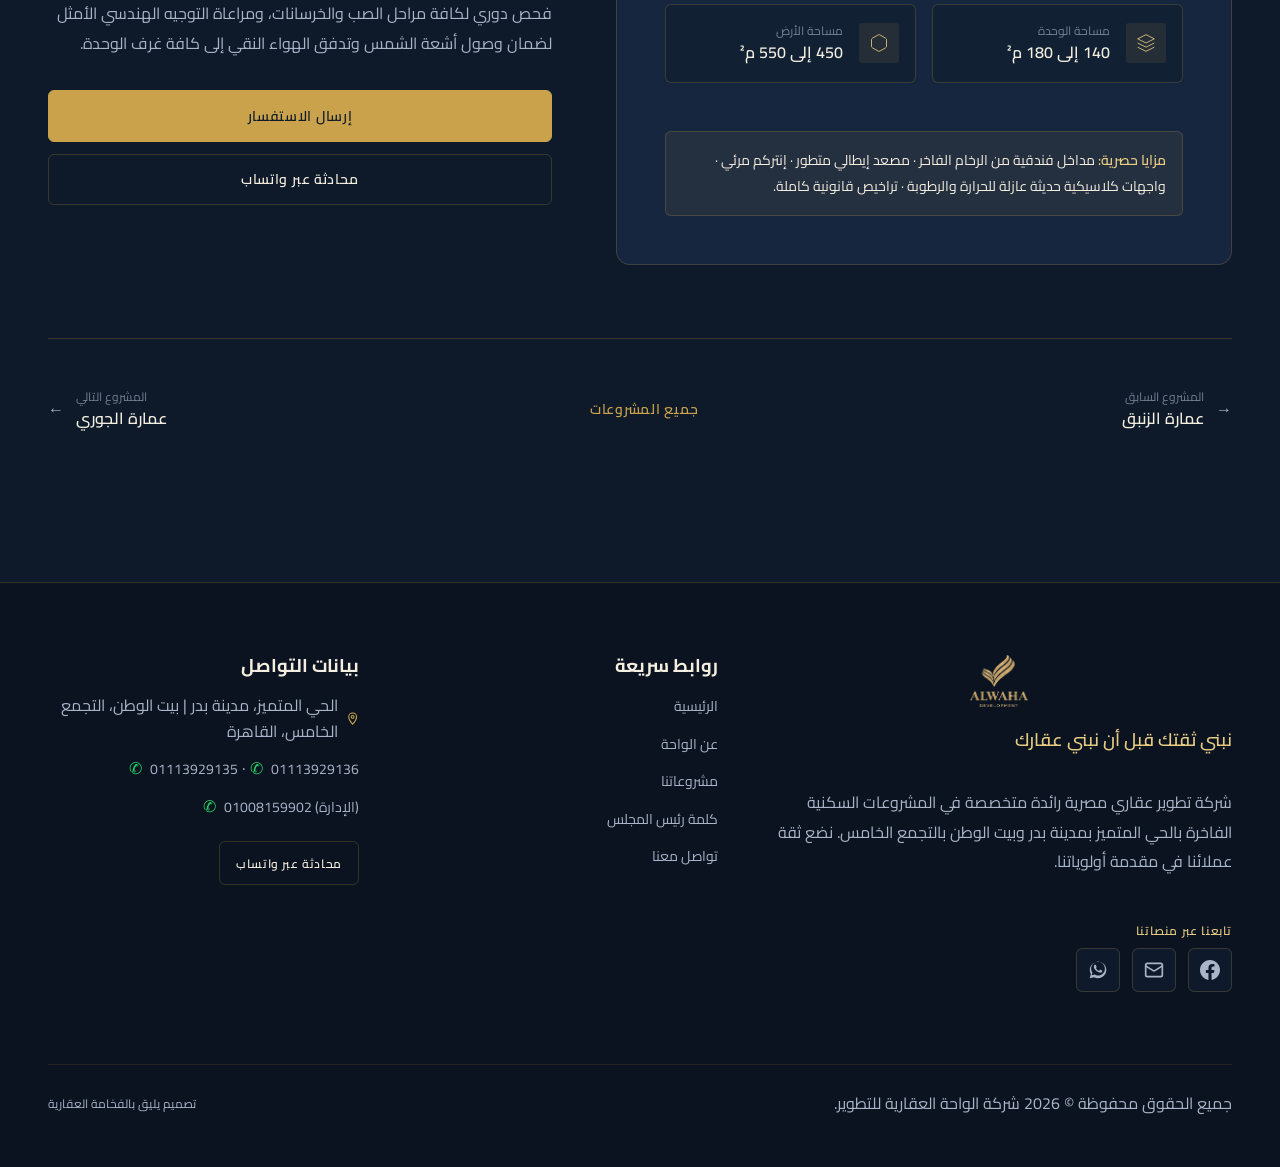
<file: pages/project-al-lotus.html>
<!DOCTYPE html>
<html lang="ar" dir="rtl">

<head>
  <meta charset="UTF-8">
  <meta name="viewport" content="width=device-width, initial-scale=1.0">
  <title>عمارة اللوتس (Al Lotus Residence) | الواحة العقارية للتطوير</title>
  <meta name="description"
    content="عمارة اللوتس بالحي المتميز بمدينة بدر. عمارة 36، منطقة 11. 8 وحدات سكنية بمساحات من 140 إلى 180 م². الواحة العقارية.">
    <meta name="author" content="شركة الواحة العقارية للتطوير - Alwaha Development">
  <meta name="robots" content="index, follow, max-image-preview:large">
  <link rel="canonical" href="https://elwahaprofile.vercel.app/pages/project-al-lotus.html">

  <!-- Open Graph -->
  <meta property="og:url" content="https://elwahaprofile.vercel.app/pages/project-al-lotus.html">
  <meta property="og:site_name" content="الواحة العقارية للتطوير - Alwaha Development">
  <meta property="og:locale" content="ar_AR">
  <meta property="og:title" content="عمارة اللوتس | الواحة العقارية للتطوير">
  <meta property="og:description" content="عمارة 36، منطقة 11 - 8 وحدات فاخرة، مساحات 140 إلى 180 م².">
  <meta property="og:image" content="../assets/images/projects/al-lotus/facade.jpg">
  <meta property="og:type" content="article">

    <!-- Twitter Cards -->
  <meta name="twitter:card" content="summary">
  <meta name="twitter:url" content="https://elwahaprofile.vercel.app/pages/project-al-lotus.html">
  <meta name="twitter:image" content="https://elwahaprofile.vercel.app/assets/images/logo/logo.png">

  <!-- Favicon -->
  <link rel="icon" type="image/svg+xml" href="../assets/images/logo/logo-mark.png">
  <link rel="apple-touch-icon" href="../assets/images/logo/logo-mark.png">

  <!-- Stylesheets -->
  <link rel="stylesheet" href="../css/variables.css">
  <link rel="stylesheet" href="../css/reset.css">
  <link rel="stylesheet" href="../css/base.css">
  <link rel="stylesheet" href="../css/layout.css">
  <link rel="stylesheet" href="../css/components.css">
  <link rel="stylesheet" href="../css/animations.css">
  <link rel="stylesheet" href="../css/pages/projects.css">
</head>

<body data-page-title-key="nav_projects">

  <a href="#main-content" class="skip-to-content" data-i18n="skip_to_content">الانتقال إلى المحتوى الرئيسي</a>

  <!-- Header -->
  <header class="site-header" role="banner">
    <div class="container header__inner">
      <a href="../index.html" class="site-logo" aria-label="الواحة العقارية">
        <img src="../assets/images/logo/logo.png" alt="الواحة العقارية" class="site-logo__img" width="180" height="52">
      </a>

      <nav class="main-nav" role="navigation" aria-label="القائمة الرئيسية">
        <ul class="nav__list">
          <li><a href="../index.html" class="nav__link" data-i18n="nav_home">الرئيسية</a></li>
          <li><a href="about.html" class="nav__link" data-i18n="nav_about">عن الواحة</a></li>
          <li><a href="projects.html" class="nav__link is-active" data-i18n="nav_projects">مشروعاتنا</a></li>
          <li><a href="chairman.html" class="nav__link" data-i18n="nav_chairman">كلمة رئيس المجلس</a></li>
          <li><a href="contact.html" class="nav__link" data-i18n="nav_contact">تواصل معنا</a></li>
        </ul>
      </nav>

      <div class="header__controls">
        <button type="button" class="btn-control btn-sound-toggle is-muted" aria-label="تشغيل الصوت">
          <div class="sound-bars" aria-hidden="true">
            <span class="sound-bar"></span>
            <span class="sound-bar"></span>
            <span class="sound-bar"></span>
          </div>
        </button>
        <button type="button" class="btn-control btn-lang-toggle" aria-label="Switch Language">EN</button>
        <button type="button" class="menu-toggle" aria-label="فتح القائمة" aria-expanded="false">
          <span></span><span></span><span></span>
        </button>
      </div>
    </div>
  </header>

  <!-- Mobile Drawer -->
    <!-- Mobile Drawer -->
  <div class="mobile-nav" role="dialog" aria-modal="true" aria-label="قائمة الموبايل">
    <ul class="mobile-nav__list">
      <li><a href="../index.html" class="mobile-nav__link" data-i18n="nav_home">الرئيسية</a></li>
      <li><a href="about.html" class="mobile-nav__link" data-i18n="nav_about">عن الواحة</a></li>
      <li><a href="projects.html" class="mobile-nav__link is-active" data-i18n="nav_projects">مشروعاتنا</a></li>
      <li><a href="chairman.html" class="mobile-nav__link" data-i18n="nav_chairman">كلمة رئيس المجلس</a></li>
      <li><a href="contact.html" class="mobile-nav__link" data-i18n="nav_contact">تواصل معنا</a></li>
    </ul>
    <div class="mobile-nav__footer">
      <p class="text-steel" style="font-size: var(--text-sm);" data-i18n="brand_location">
        الحي المتميز، مدينة بدر | بيت الوطن، التجمع الخامس، القاهرة
      </p>
      <div class="mobile-nav__phones">
        <a href="tel:01113929136" class="mobile-nav__phone-link">01113929136</a>
        <a href="https://wa.me/201113929136" target="_blank" rel="noopener noreferrer"
          class="mobile-nav__wa-link" aria-label="محادثة واتساب 01113929136">
          <svg viewBox="0 0 24 24"><path d="M12.04 2c-5.46 0-9.91 4.45-9.91 9.91 0 1.75.46 3.45 1.32 4.95L2.05 22l5.25-1.38c1.45.79 3.08 1.21 4.74 1.21 5.46 0 9.91-4.45 9.91-9.91 0-2.65-1.03-5.14-2.9-7.01A9.816 9.816 0 0 0 12.04 2zm.01 16.67c-1.49 0-2.95-.4-4.22-1.15l-.3-.18-3.13.82.84-3.05-.2-.31a8.196 8.196 0 0 1-1.26-4.39c0-4.54 3.7-8.24 8.25-8.24 2.2 0 4.28.86 5.84 2.42a8.214 8.214 0 0 1 2.41 5.83c0 4.55-3.7 8.25-8.23 8.25zm4.52-6.17c-.25-.12-1.47-.72-1.7-.81-.23-.08-.39-.12-.56.12-.16.25-.64.81-.79.97-.14.17-.29.19-.54.06-.25-.12-1.05-.39-2-1.23-.74-.66-1.24-1.47-1.38-1.72-.14-.25-.01-.38.11-.51.11-.11.25-.29.37-.43.12-.15.17-.25.25-.42.08-.17.04-.31-.02-.43-.06-.12-.56-1.35-.76-1.85-.2-.48-.41-.42-.56-.43h-.48c-.16 0-.43.06-.66.31-.23.25-.87.85-.87 2.07 0 1.22.89 2.4 1.01 2.57.12.17 1.75 2.67 4.24 3.75.59.26 1.06.41 1.42.52.6.19 1.14.16 1.57.1.48-.07 1.47-.6 1.68-1.18.21-.58.21-1.08.14-1.18-.06-.11-.23-.17-.48-.29z"/></svg>
        </a>
      </div>
      <div class="mobile-nav__social">
        <a href="https://www.facebook.com/alwaha.realestats/?locale=ar_AR" target="_blank" rel="noopener noreferrer"
          class="mobile-nav__social-link" aria-label="فيسبوك الواحة العقارية" title="Facebook">
          <svg viewBox="0 0 24 24" fill="currentColor"><path d="M24 12.073c0-6.627-5.373-12-12-12s-12 5.373-12 12c0 5.99 4.388 10.954 10.125 11.854v-8.385H7.078v-3.47h3.047V9.43c0-3.007 1.792-4.669 4.533-4.669 1.312 0 2.686.235 2.686.235v2.953H15.83c-1.491 0-1.956.925-1.956 1.874v2.25h3.328l-.532 3.47h-2.796v8.385C19.612 23.027 24 18.062 24 12.073z"/></svg>
        </a>
        <a href="mailto:info@elwahagroup.com" class="mobile-nav__social-link" aria-label="البريد الإلكتروني" title="Email">
          <svg viewBox="0 0 24 24" fill="none" stroke="currentColor" stroke-width="2"><rect x="2" y="4" width="20" height="16" rx="2"/><path d="m22 7-8.97 5.7a1.94 1.94 0 0 1-2.06 0L2 7"/></svg>
        </a>
        <a href="https://whatsapp.com/channel/0029VbENyZl6GcGNzDdh3d0A" target="_blank" rel="noopener noreferrer"
          class="mobile-nav__social-link" aria-label="قناة واتساب الرسمية" title="WhatsApp Channel">
          <svg viewBox="0 0 24 24" fill="currentColor"><path d="M12.04 2c-5.46 0-9.91 4.45-9.91 9.91 0 1.75.46 3.45 1.32 4.95L2.05 22l5.25-1.38c1.45.79 3.08 1.21 4.74 1.21 5.46 0 9.91-4.45 9.91-9.91 0-2.65-1.03-5.14-2.9-7.01A9.816 9.816 0 0 0 12.04 2zm.01 16.67c-1.49 0-2.95-.4-4.22-1.15l-.3-.18-3.13.82.84-3.05-.2-.31a8.196 8.196 0 0 1-1.26-4.39c0-4.54 3.7-8.24 8.25-8.24 2.2 0 4.28.86 5.84 2.42a8.214 8.214 0 0 1 2.41 5.83c0 4.55-3.7 8.25-8.23 8.25zm4.52-6.17c-.25-.12-1.47-.72-1.7-.81-.23-.08-.39-.12-.56.12-.16.25-.64.81-.79.97-.14.17-.29.19-.54.06-.25-.12-1.05-.39-2-1.23-.74-.66-1.24-1.47-1.38-1.72-.14-.25-.01-.38.11-.51.11-.11.25-.29.37-.43.12-.15.17-.25.25-.42.08-.17.04-.31-.02-.43-.06-.12-.56-1.35-.76-1.85-.2-.48-.41-.42-.56-.43h-.48c-.16 0-.43.06-.66.31-.23.25-.87.85-.87 2.07 0 1.22.89 2.4 1.01 2.57.12.17 1.75 2.67 4.24 3.75.59.26 1.06.41 1.42.52.6.19 1.14.16 1.57.1.48-.07 1.47-.6 1.68-1.18.21-.58.21-1.08.14-1.18-.06-.11-.23-.17-.48-.29z"/></svg>
        </a>
      </div>
    </div>
  </div>

  <main id="main-content">

    <!-- Project Breadcrumb & Title Hero -->
    <section class="project-details__hero">
      <div class="container">
        <a href="projects.html" class="project-details__back" data-i18n="btn_back_to_projects">
          &rarr; العودة إلى دليل المشروعات
        </a>

        <div class="project-details__header" data-reveal>
          <div>
            <span class="project-card__badge"
              style="position: static; display: inline-block; margin-block-end: 12px;">زهرة زهرة اللوتس التاريخية ·
              EGYPTIAN LOTUS</span>
            <h1 class="page-hero__title" style="text-align: start; margin-block-end: 8px;">عمارة اللوتس</h1>
            <p class="text-steel" style="font-size: var(--text-h4);">Al Lotus Residence · عمارة 36، منطقة 11</p>
          </div>
          <div>
            <a href="contact.html?project=al-lotus" class="btn btn--primary" data-i18n="btn_request_details">
              طلب تفاصيل المشروع وحجز معاينة
            </a>
          </div>
        </div>
      </div>
    </section>

    <!-- Project Details Body & 2 Portrait Gallery -->
    <section class="section">
      <div class="container">

        <!-- Two Tall Portrait Images (Hover Swap / Side by Side) -->
        <div class="project-details__gallery" data-reveal>
          <div class="gallery-portrait">
            <img src="../assets/images/projects/al-lotus/facade.jpg"
              alt="عمارة اللوتس - الواجهة المعمارية الخارجية" width="800" height="1067" loading="lazy">
            <div class="gallery-portrait__caption">
              <span>الواجهة المعمارية الخارجية · Architectural Façade</span>
            </div>
          </div>
          <div class="gallery-portrait">
            <img src="../assets/images/projects/al-lotus/site.jpg" alt="عمارة اللوتس - المنظور الداخلي والمداخل"
              width="800" height="1067" loading="lazy">
            <div class="gallery-portrait__caption">
              <span>المنظور الداخلي والمداخل الفندقية · Interior Perspectives</span>
            </div>
          </div>
        </div>

        <!-- Specifications Panel & Narrative -->
        <div class="split-layout" style="align-items: flex-start;">
          <div data-reveal data-reveal-delay="100">
            <div class="specs-panel">
              <h2 class="specs-panel__title" data-i18n="project_specs">المواصفات الفنية والهندسية</h2>

              <div class="specs-list">
                <div class="spec-box">
                  <div class="spec-box__icon" aria-hidden="true">
                    <svg viewBox="0 0 24 24">
                      <path
                        d="M12 2C8.13 2 5 5.13 5 9c0 5.25 7 13 7 13s7-7.75 7-13c0-3.87-3.13-7-7-7zm0 9.5c-1.38 0-2.5-1.12-2.5-2.5s1.12-2.5 2.5-2.5 2.5 1.12 2.5 2.5-1.12 2.5-2.5 2.5z" />
                    </svg>
                  </div>
                  <div class="spec-box__content">
                    <span class="spec-box__label" data-i18n="spec_location">الموقع الدقيق</span>
                    <span class="spec-box__val">عمارة 36، منطقة 11</span>
                  </div>
                </div>

                <div class="spec-box">
                  <div class="spec-box__icon" aria-hidden="true">
                    <svg viewBox="0 0 24 24">
                      <rect x="3" y="3" width="18" height="18" rx="2" />
                      <path d="M3 9h18M9 21V9" />
                    </svg>
                  </div>
                  <div class="spec-box__content">
                    <span class="spec-box__label" data-i18n="spec_units">عدد الوحدات السكنية</span>
                    <span class="spec-box__val">8 وحدات (خصوصية تامة)</span>
                  </div>
                </div>

                <div class="spec-box">
                  <div class="spec-box__icon" aria-hidden="true">
                    <svg viewBox="0 0 24 24">
                      <polygon points="12 2 2 7 12 12 22 7 12 2" />
                      <polyline points="2 17 12 22 22 17" />
                      <polyline points="2 12 12 17 22 12" />
                    </svg>
                  </div>
                  <div class="spec-box__content">
                    <span class="spec-box__label" data-i18n="spec_unit_area">مساحات الوحدات</span>
                    <span class="spec-box__val">140 إلى 180 م²</span>
                  </div>
                </div>

                <div class="spec-box">
                  <div class="spec-box__icon" aria-hidden="true">
                    <svg viewBox="0 0 24 24">
                      <path
                        d="M21 16V8a2 2 0 0 0-1-1.73l-7-4a2 2 0 0 0-2 0l-7 4A2 2 0 0 0 3 8v8a2 2 0 0 0 1 1.73l7 4a2 2 0 0 0 2 0l7-4A2 2 0 0 0 21 16z" />
                    </svg>
                  </div>
                  <div class="spec-box__content">
                    <span class="spec-box__label" data-i18n="spec_plot_area">مساحة الأرض (المشروع)</span>
                    <span class="spec-box__val">450 إلى 550 م²</span>
                  </div>
                </div>
              </div>

              <div
                style="background: rgba(201, 162, 75, 0.08); border-radius: var(--radius-sm); padding: var(--space-md); border: 1px solid var(--color-gold-muted);">
                <p class="text-ivory" style="font-size: var(--text-sm); margin-block-end: 0;">
                  <strong class="text-gold-light">مزايا حصرية:</strong> مداخل فندقية من الرخام الفاخر · مصعد إيطالي
                  متطور · إنتركم مرئي · واجهات كلاسيكية حديثة عازلة للحرارة والرطوبة · تراخيص قانونية كاملة.
                </p>
              </div>
            </div>
          </div>

          <div data-reveal data-reveal-delay="200">
            <span class="gold-hairline"></span>
            <h2 class="section__title" data-i18n="project_overview">نظرة عامة على المشروع</h2>
            <p class="lead" style="color: var(--color-ivory);">
              تحفة المنطقة 11 المستوحاة من زهرة اللوتس التاريخية؛ تتميز بإطلالة مزدوجة وتهوية طبيعية ممتازة ومساحات
              داخلية متوازنة تلبي متطلبات العائلات الراقية وتوفر حياة هانئة.
            </p>
            <p>
              تعتمد شركة الواحة العقارية في تنفيذ هذا المشروع على كود البناء الحديث مع فحص دوري لكافة مراحل الصب
              والخرسانات، ومراعاة التوجيه الهندسي الأمثل لضمان وصول أشعة الشمس وتدفق الهواء النقي إلى كافة غرف الوحدة.
            </p>
            <div style="margin-block-start: var(--space-xl);">
              <a href="contact.html?project=al-lotus" class="btn btn--primary"
                style="width: 100%; justify-content: center;" data-i18n="btn_send_inquiry">
                طلب موعد معاينة ميدانية
              </a>
              <div style="margin-block-start: var(--space-sm); text-align: center;">
                <a href="https://wa.me/201113929136?text=%D9%85%D8%B1%D8%AD%D8%A8%D8%A7%D9%8B%D8%8C%20%D8%A3%D9%88%D8%AF%20%D8%A7%D9%84%D8%A7%D8%B3%D8%AA%D9%81%D8%B3%D8%A7%D8%B1%20%D8%B9%D9%86%20%D8%AA%D9%81%D8%A7%D8%B5%D9%8A%D9%84%20%D8%B9%D9%85%D8%A7%D8%B1%D8%A9%20%D8%A7%D9%84%D9%84%D9%88%D8%AA%D8%B3%20%D8%A8%D8%A7%D9%84%D8%AD%D9%8A%20%D8%A7%D9%84%D9%85%D8%AA%D9%85%D9%8A%D8%B2"
                  target="_blank" rel="noopener noreferrer" class="btn btn--secondary"
                  style="width: 100%; justify-content: center;" data-i18n="btn_whatsapp">
                  تواصل عبر واتساب فوراً
                </a>
              </div>
            </div>
          </div>
        </div>

        <!-- Project Pagination (Prev / Next) -->
        <nav class="project-pagination" aria-label="التنقل بين المشروعات" data-reveal>
          <a href="project-al-zanbaq.html" class="project-pagination__link">
            &rarr;
            <div>
              <div class="project-pagination__label" data-i18n="prev_project">المشروع السابق</div>
              <div class="project-pagination__name">عمارة الزنبق</div>
            </div>
          </a>

          <a href="projects.html" class="btn btn--text" data-i18n="btn_all_projects">جميع المشروعات (7)</a>

          <a href="project-al-gouri.html" class="project-pagination__link" style="text-align: end;">
            <div>
              <div class="project-pagination__label" data-i18n="next_project">المشروع التالي</div>
              <div class="project-pagination__name">عمارة الجوري</div>
            </div>
            &larr;
          </a>
        </nav>

      </div>
    </section>

  </main>

  <!-- Footer -->
    <!-- Footer -->
  <footer class="site-footer" role="contentinfo">
    <div class="container">
      <div class="footer__grid">
        <div class="footer__brand">
          <img src="../assets/images/logo/logo.png" alt="الواحة العقارية" class="site-logo__img" width="180" height="52"
            loading="lazy">
          <p class="footer__tagline" data-i18n="brand_tagline">نبني ثقتك قبل أن نبني عقارك</p>
          <p data-i18n="footer_about">
            شركة تطوير عقاري مصرية رائدة متخصصة في المشروعات السكنية الفاخرة بالحي المتميز بمدينة بدر وبيت الوطن بالتجمع الخامس. نضع ثقة عملائنا في مقدمة أولوياتنا.
          </p>

          <div class="footer__social-wrap">
            <span class="footer__social-label" data-i18n="footer_follow">تابعنا عبر منصاتنا</span>
            <div class="footer__social">
              <a href="https://www.facebook.com/alwaha.realestats/?locale=ar_AR" target="_blank" rel="noopener noreferrer"
                class="footer__social-link footer__social-link--fb" aria-label="Facebook - صفحتنا على فيسبوك" title="Facebook">
                <svg viewBox="0 0 24 24" fill="currentColor"><path d="M24 12.073c0-6.627-5.373-12-12-12s-12 5.373-12 12c0 5.99 4.388 10.954 10.125 11.854v-8.385H7.078v-3.47h3.047V9.43c0-3.007 1.792-4.669 4.533-4.669 1.312 0 2.686.235 2.686.235v2.953H15.83c-1.491 0-1.956.925-1.956 1.874v2.25h3.328l-.532 3.47h-2.796v8.385C19.612 23.027 24 18.062 24 12.073z"/></svg>
              </a>
              <a href="mailto:info@elwahagroup.com" class="footer__social-link footer__social-link--mail" aria-label="البريد الإلكتروني" title="info@elwahagroup.com">
                <svg viewBox="0 0 24 24" fill="none" stroke="currentColor" stroke-width="2"><rect x="2" y="4" width="20" height="16" rx="2"/><path d="m22 7-8.97 5.7a1.94 1.94 0 0 1-2.06 0L2 7"/></svg>
              </a>
              <a href="https://whatsapp.com/channel/0029VbENyZl6GcGNzDdh3d0A" target="_blank" rel="noopener noreferrer"
                class="footer__social-link footer__social-link--wa" aria-label="قناة واتساب الرسمية" title="WhatsApp Channel">
                <svg viewBox="0 0 24 24" fill="currentColor"><path d="M12.04 2c-5.46 0-9.91 4.45-9.91 9.91 0 1.75.46 3.45 1.32 4.95L2.05 22l5.25-1.38c1.45.79 3.08 1.21 4.74 1.21 5.46 0 9.91-4.45 9.91-9.91 0-2.65-1.03-5.14-2.9-7.01A9.816 9.816 0 0 0 12.04 2zm.01 16.67c-1.49 0-2.95-.4-4.22-1.15l-.3-.18-3.13.82.84-3.05-.2-.31a8.196 8.196 0 0 1-1.26-4.39c0-4.54 3.7-8.24 8.25-8.24 2.2 0 4.28.86 5.84 2.42a8.214 8.214 0 0 1 2.41 5.83c0 4.55-3.7 8.25-8.23 8.25zm4.52-6.17c-.25-.12-1.47-.72-1.7-.81-.23-.08-.39-.12-.56.12-.16.25-.64.81-.79.97-.14.17-.29.19-.54.06-.25-.12-1.05-.39-2-1.23-.74-.66-1.24-1.47-1.38-1.72-.14-.25-.01-.38.11-.51.11-.11.25-.29.37-.43.12-.15.17-.25.25-.42.08-.17.04-.31-.02-.43-.06-.12-.56-1.35-.76-1.85-.2-.48-.41-.42-.56-.43h-.48c-.16 0-.43.06-.66.31-.23.25-.87.85-.87 2.07 0 1.22.89 2.4 1.01 2.57.12.17 1.75 2.67 4.24 3.75.59.26 1.06.41 1.42.52.6.19 1.14.16 1.57.1.48-.07 1.47-.6 1.68-1.18.21-.58.21-1.08.14-1.18-.06-.11-.23-.17-.48-.29z"/></svg>
              </a>
            </div>
          </div>
        </div>

        <div>
          <h4 class="footer__title" data-i18n="footer_quick_links">روابط سريعة</h4>
          <ul class="footer__links">
            <li><a href="../index.html" class="footer__link" data-i18n="nav_home">الرئيسية</a></li>
            <li><a href="about.html" class="footer__link" data-i18n="nav_about">عن الواحة</a></li>
            <li><a href="projects.html" class="footer__link" data-i18n="nav_projects">مشروعاتنا (7 عمارات)</a></li>
            <li><a href="chairman.html" class="footer__link" data-i18n="nav_chairman">كلمة رئيس مجلس الإدارة</a></li>
            <li><a href="contact.html" class="footer__link" data-i18n="nav_contact">تواصل معنا</a></li>
          </ul>
        </div>

        <div>
          <h4 class="footer__title" data-i18n="footer_contact_info">بيانات التواصل</h4>
          <ul class="footer__links">
            <li class="text-steel" style="display: flex; gap: 8px;">
              <svg width="18" height="18" viewBox="0 0 24 24" fill="none" stroke="var(--color-gold)" stroke-width="2">
                <path
                  d="M12 2C8.13 2 5 5.13 5 9c0 5.25 7 13 7 13s7-7.75 7-13c0-3.87-3.13-7-7-7zm0 9.5c-1.38 0-2.5-1.12-2.5-2.5s1.12-2.5 2.5-2.5 2.5 1.12 2.5 2.5-1.12 2.5-2.5 2.5z" />
              </svg>
              <span data-i18n="brand_location">الحي المتميز، مدينة بدر | بيت الوطن، التجمع الخامس، القاهرة</span>
            </li>
            <li>
              <a href="tel:01113929136" class="footer__link"
                style="direction: ltr; display: inline-block;">01113929136</a>
              <a href="https://wa.me/201113929136" target="_blank" rel="noopener noreferrer" style="color: #25D366; margin-inline-start: 4px;" aria-label="واتساب">✆</a> ·
              <a href="tel:01113929135" class="footer__link"
                style="direction: ltr; display: inline-block;">01113929135</a>
              <a href="https://wa.me/201113929135" target="_blank" rel="noopener noreferrer" style="color: #25D366; margin-inline-start: 4px;" aria-label="واتساب">✆</a>
            </li>
            <li>
              <a href="tel:01008159902" class="footer__link" style="direction: ltr; display: inline-block;">01008159902
                (الإدارة)</a>
              <a href="https://wa.me/201008159902" target="_blank" rel="noopener noreferrer" style="color: #25D366; margin-inline-start: 4px;" aria-label="واتساب الإدارة">✆</a>
            </li>
            <li style="margin-top: 10px;">
              <a href="https://wa.me/201113929136" target="_blank" rel="noopener noreferrer" class="btn btn--secondary"
                style="padding: 0.5rem 1rem; font-size: var(--text-xs); gap: 6px;" data-i18n="btn_whatsapp">
                <svg width="14" height="14" viewBox="0 0 24 24" fill="currentColor"><path d="M12.04 2c-5.46 0-9.91 4.45-9.91 9.91 0 1.75.46 3.45 1.32 4.95L2.05 22l5.25-1.38c1.45.79 3.08 1.21 4.74 1.21 5.46 0 9.91-4.45 9.91-9.91 0-2.65-1.03-5.14-2.9-7.01A9.816 9.816 0 0 0 12.04 2zm.01 16.67c-1.49 0-2.95-.4-4.22-1.15l-.3-.18-3.13.82.84-3.05-.2-.31a8.196 8.196 0 0 1-1.26-4.39c0-4.54 3.7-8.24 8.25-8.24 2.2 0 4.28.86 5.84 2.42a8.214 8.214 0 0 1 2.41 5.83c0 4.55-3.7 8.25-8.23 8.25zm4.52-6.17c-.25-.12-1.47-.72-1.7-.81-.23-.08-.39-.12-.56.12-.16.25-.64.81-.79.97-.14.17-.29.19-.54.06-.25-.12-1.05-.39-2-1.23-.74-.66-1.24-1.47-1.38-1.72-.14-.25-.01-.38.11-.51.11-.11.25-.29.37-.43.12-.15.17-.25.25-.42.08-.17.04-.31-.02-.43-.06-.12-.56-1.35-.76-1.85-.2-.48-.41-.42-.56-.43h-.48c-.16 0-.43.06-.66.31-.23.25-.87.85-.87 2.07 0 1.22.89 2.4 1.01 2.57.12.17 1.75 2.67 4.24 3.75.59.26 1.06.41 1.42.52.6.19 1.14.16 1.57.1.48-.07 1.47-.6 1.68-1.18.21-.58.21-1.08.14-1.18-.06-.11-.23-.17-.48-.29z"/></svg>
                محادثة واتساب مباشرة
              </a>
            </li>
          </ul>
        </div>
      </div>

      <div class="footer__bottom">
        <p data-i18n="footer_rights">جميع الحقوق محفوظة © 2026 شركة الواحة العقارية للتطوير.</p>
        <p class="text-steel-muted" style="font-size: var(--text-xs);" data-i18n="footer_designed_for">تصميم يليق
          بالفخامة العقارية</p>
      </div>
    </div>
  </footer>

  <script type="module" src="../js/main.js"></script>
</body>

</html>
</file>
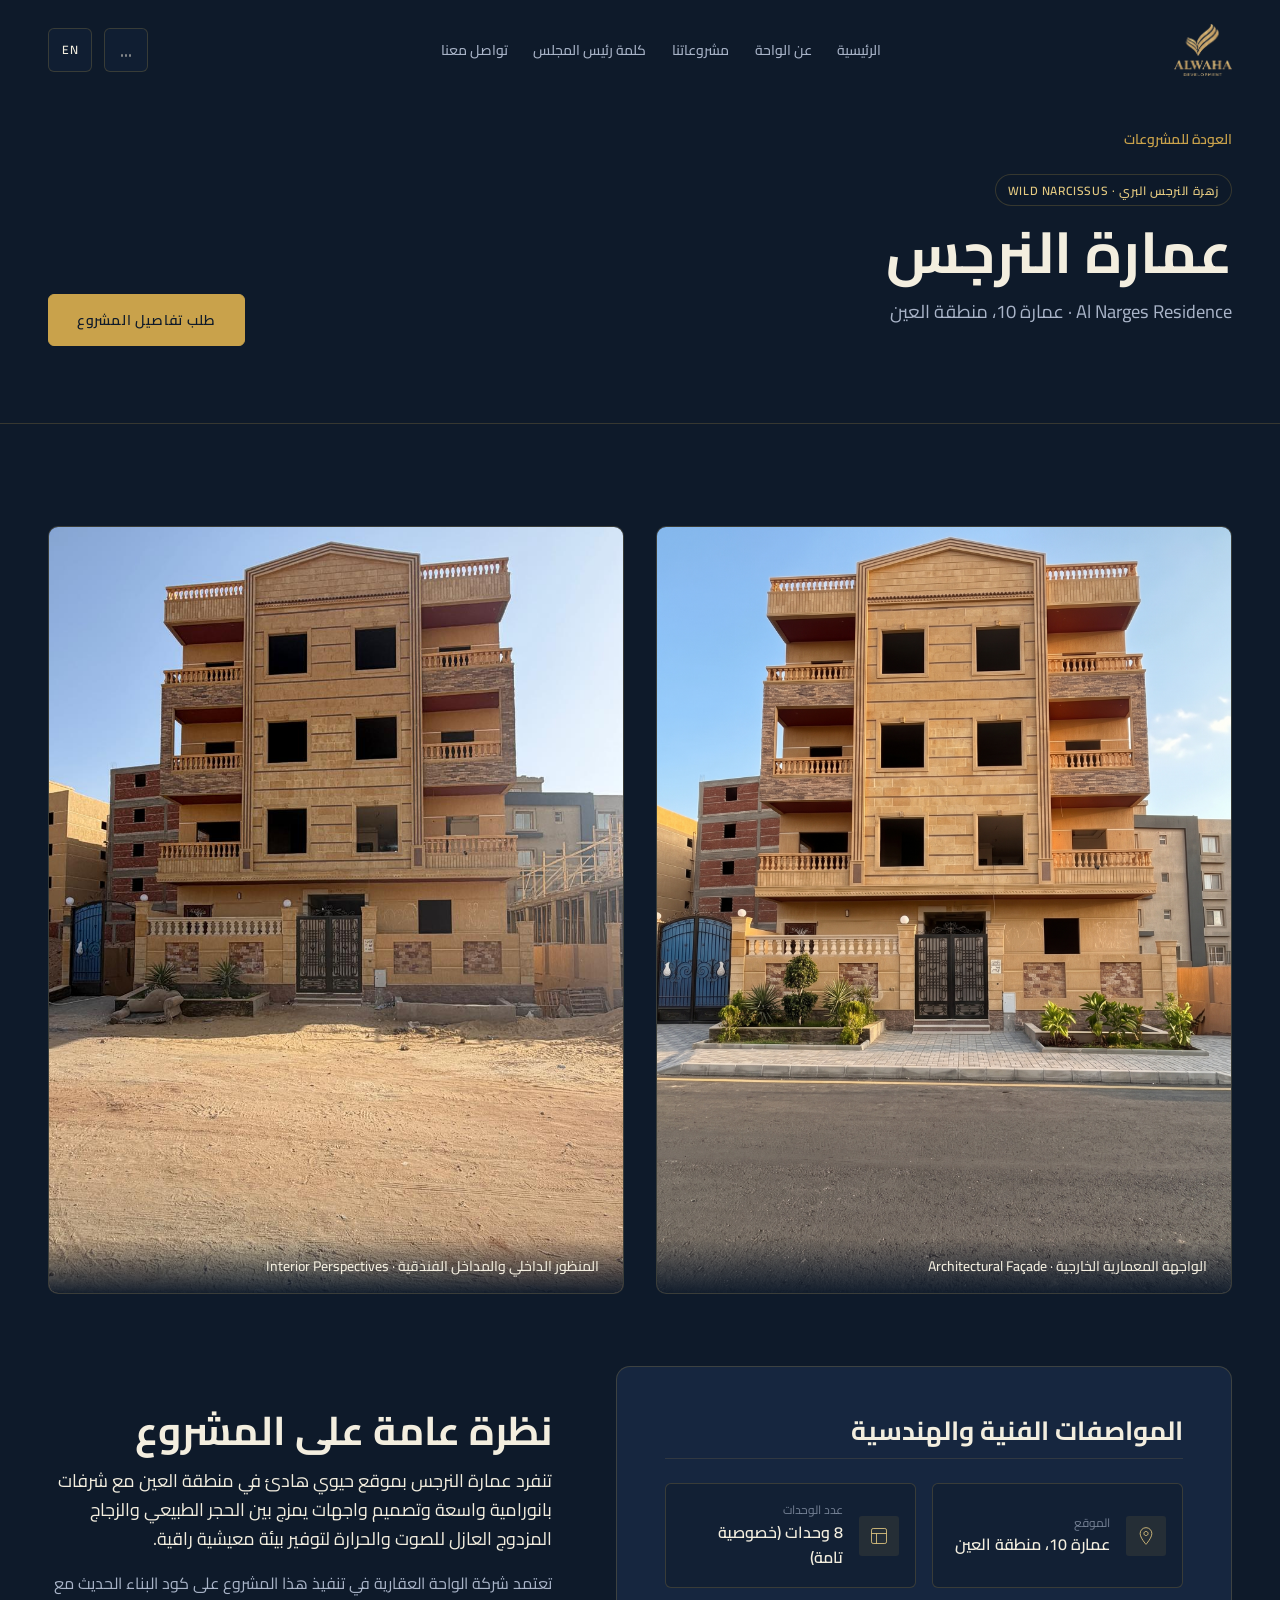
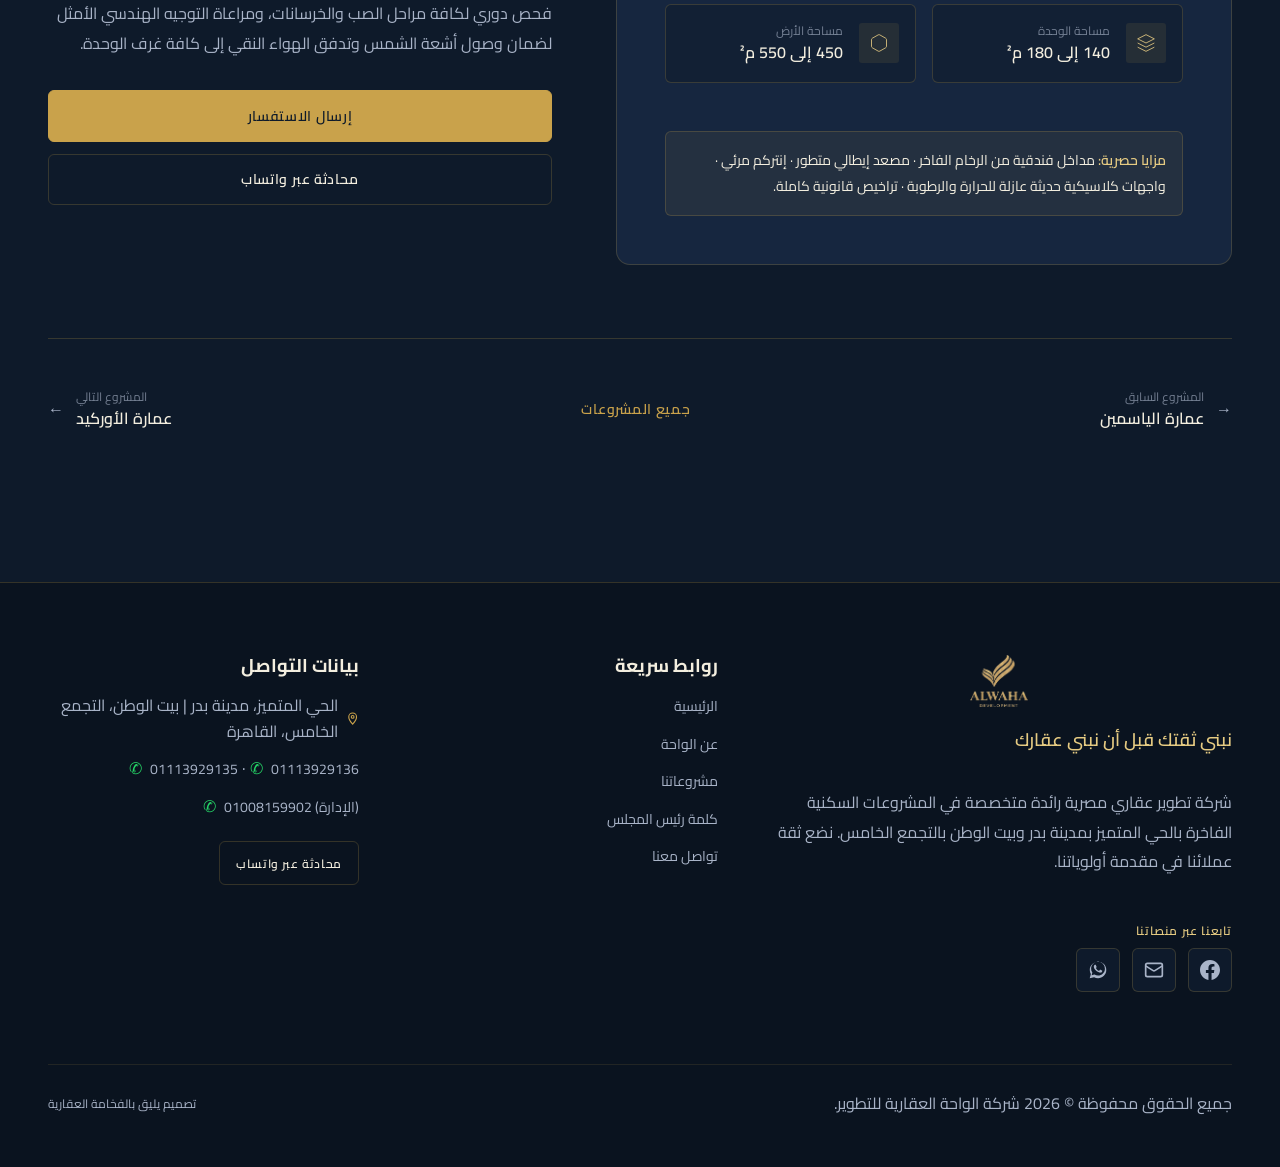
<file: pages/project-al-narges.html>
<!DOCTYPE html>
<html lang="ar" dir="rtl">

<head>
  <meta charset="UTF-8">
  <meta name="viewport" content="width=device-width, initial-scale=1.0">
  <title>عمارة النرجس (Al Narges Residence) | الواحة العقارية للتطوير</title>
  <meta name="description"
    content="عمارة النرجس بالحي المتميز بمدينة بدر. عمارة 10، منطقة العين. 8 وحدات سكنية بمساحات من 140 إلى 180 م². الواحة العقارية.">
    <meta name="author" content="شركة الواحة العقارية للتطوير - Alwaha Development">
  <meta name="robots" content="index, follow, max-image-preview:large">
  <link rel="canonical" href="https://elwahaprofile.vercel.app/pages/project-al-narges.html">

  <!-- Open Graph -->
  <meta property="og:url" content="https://elwahaprofile.vercel.app/pages/project-al-narges.html">
  <meta property="og:site_name" content="الواحة العقارية للتطوير - Alwaha Development">
  <meta property="og:locale" content="ar_AR">
  <meta property="og:title" content="عمارة النرجس | الواحة العقارية للتطوير">
  <meta property="og:description" content="عمارة 10، منطقة العين - 8 وحدات فاخرة، مساحات 140 إلى 180 م².">
  <meta property="og:image" content="../assets/images/projects/al-narges/facade.jpg">
  <meta property="og:type" content="article">

    <!-- Twitter Cards -->
  <meta name="twitter:card" content="summary">
  <meta name="twitter:url" content="https://elwahaprofile.vercel.app/pages/project-al-narges.html">
  <meta name="twitter:image" content="https://elwahaprofile.vercel.app/assets/images/logo/logo.png">

  <!-- Favicon -->
  <link rel="icon" type="image/svg+xml" href="../assets/images/logo/logo-mark.png">
  <link rel="apple-touch-icon" href="../assets/images/logo/logo-mark.png">

  <!-- Stylesheets -->
  <link rel="stylesheet" href="../css/variables.css">
  <link rel="stylesheet" href="../css/reset.css">
  <link rel="stylesheet" href="../css/base.css">
  <link rel="stylesheet" href="../css/layout.css">
  <link rel="stylesheet" href="../css/components.css">
  <link rel="stylesheet" href="../css/animations.css">
  <link rel="stylesheet" href="../css/pages/projects.css">
</head>

<body data-page-title-key="nav_projects">

  <a href="#main-content" class="skip-to-content" data-i18n="skip_to_content">الانتقال إلى المحتوى الرئيسي</a>

  <!-- Header -->
  <header class="site-header" role="banner">
    <div class="container header__inner">
      <a href="../index.html" class="site-logo" aria-label="الواحة العقارية">
        <img src="../assets/images/logo/logo.png" alt="الواحة العقارية" class="site-logo__img" width="180" height="52">
      </a>

      <nav class="main-nav" role="navigation" aria-label="القائمة الرئيسية">
        <ul class="nav__list">
          <li><a href="../index.html" class="nav__link" data-i18n="nav_home">الرئيسية</a></li>
          <li><a href="about.html" class="nav__link" data-i18n="nav_about">عن الواحة</a></li>
          <li><a href="projects.html" class="nav__link is-active" data-i18n="nav_projects">مشروعاتنا</a></li>
          <li><a href="chairman.html" class="nav__link" data-i18n="nav_chairman">كلمة رئيس المجلس</a></li>
          <li><a href="contact.html" class="nav__link" data-i18n="nav_contact">تواصل معنا</a></li>
        </ul>
      </nav>

      <div class="header__controls">
        <button type="button" class="btn-control btn-sound-toggle is-muted" aria-label="تشغيل الصوت">
          <div class="sound-bars" aria-hidden="true">
            <span class="sound-bar"></span>
            <span class="sound-bar"></span>
            <span class="sound-bar"></span>
          </div>
        </button>
        <button type="button" class="btn-control btn-lang-toggle" aria-label="Switch Language">EN</button>
        <button type="button" class="menu-toggle" aria-label="فتح القائمة" aria-expanded="false">
          <span></span><span></span><span></span>
        </button>
      </div>
    </div>
  </header>

  <!-- Mobile Drawer -->
    <!-- Mobile Drawer -->
  <div class="mobile-nav" role="dialog" aria-modal="true" aria-label="قائمة الموبايل">
    <ul class="mobile-nav__list">
      <li><a href="../index.html" class="mobile-nav__link" data-i18n="nav_home">الرئيسية</a></li>
      <li><a href="about.html" class="mobile-nav__link" data-i18n="nav_about">عن الواحة</a></li>
      <li><a href="projects.html" class="mobile-nav__link is-active" data-i18n="nav_projects">مشروعاتنا</a></li>
      <li><a href="chairman.html" class="mobile-nav__link" data-i18n="nav_chairman">كلمة رئيس المجلس</a></li>
      <li><a href="contact.html" class="mobile-nav__link" data-i18n="nav_contact">تواصل معنا</a></li>
    </ul>
    <div class="mobile-nav__footer">
      <p class="text-steel" style="font-size: var(--text-sm);" data-i18n="brand_location">
        الحي المتميز، مدينة بدر | بيت الوطن، التجمع الخامس، القاهرة
      </p>
      <div class="mobile-nav__phones">
        <a href="tel:01113929136" class="mobile-nav__phone-link">01113929136</a>
        <a href="https://wa.me/201113929136" target="_blank" rel="noopener noreferrer"
          class="mobile-nav__wa-link" aria-label="محادثة واتساب 01113929136">
          <svg viewBox="0 0 24 24"><path d="M12.04 2c-5.46 0-9.91 4.45-9.91 9.91 0 1.75.46 3.45 1.32 4.95L2.05 22l5.25-1.38c1.45.79 3.08 1.21 4.74 1.21 5.46 0 9.91-4.45 9.91-9.91 0-2.65-1.03-5.14-2.9-7.01A9.816 9.816 0 0 0 12.04 2zm.01 16.67c-1.49 0-2.95-.4-4.22-1.15l-.3-.18-3.13.82.84-3.05-.2-.31a8.196 8.196 0 0 1-1.26-4.39c0-4.54 3.7-8.24 8.25-8.24 2.2 0 4.28.86 5.84 2.42a8.214 8.214 0 0 1 2.41 5.83c0 4.55-3.7 8.25-8.23 8.25zm4.52-6.17c-.25-.12-1.47-.72-1.7-.81-.23-.08-.39-.12-.56.12-.16.25-.64.81-.79.97-.14.17-.29.19-.54.06-.25-.12-1.05-.39-2-1.23-.74-.66-1.24-1.47-1.38-1.72-.14-.25-.01-.38.11-.51.11-.11.25-.29.37-.43.12-.15.17-.25.25-.42.08-.17.04-.31-.02-.43-.06-.12-.56-1.35-.76-1.85-.2-.48-.41-.42-.56-.43h-.48c-.16 0-.43.06-.66.31-.23.25-.87.85-.87 2.07 0 1.22.89 2.4 1.01 2.57.12.17 1.75 2.67 4.24 3.75.59.26 1.06.41 1.42.52.6.19 1.14.16 1.57.1.48-.07 1.47-.6 1.68-1.18.21-.58.21-1.08.14-1.18-.06-.11-.23-.17-.48-.29z"/></svg>
        </a>
      </div>
      <div class="mobile-nav__social">
        <a href="https://www.facebook.com/alwaha.realestats/?locale=ar_AR" target="_blank" rel="noopener noreferrer"
          class="mobile-nav__social-link" aria-label="فيسبوك الواحة العقارية" title="Facebook">
          <svg viewBox="0 0 24 24" fill="currentColor"><path d="M24 12.073c0-6.627-5.373-12-12-12s-12 5.373-12 12c0 5.99 4.388 10.954 10.125 11.854v-8.385H7.078v-3.47h3.047V9.43c0-3.007 1.792-4.669 4.533-4.669 1.312 0 2.686.235 2.686.235v2.953H15.83c-1.491 0-1.956.925-1.956 1.874v2.25h3.328l-.532 3.47h-2.796v8.385C19.612 23.027 24 18.062 24 12.073z"/></svg>
        </a>
        <a href="mailto:info@elwahagroup.com" class="mobile-nav__social-link" aria-label="البريد الإلكتروني" title="Email">
          <svg viewBox="0 0 24 24" fill="none" stroke="currentColor" stroke-width="2"><rect x="2" y="4" width="20" height="16" rx="2"/><path d="m22 7-8.97 5.7a1.94 1.94 0 0 1-2.06 0L2 7"/></svg>
        </a>
        <a href="https://whatsapp.com/channel/0029VbENyZl6GcGNzDdh3d0A" target="_blank" rel="noopener noreferrer"
          class="mobile-nav__social-link" aria-label="قناة واتساب الرسمية" title="WhatsApp Channel">
          <svg viewBox="0 0 24 24" fill="currentColor"><path d="M12.04 2c-5.46 0-9.91 4.45-9.91 9.91 0 1.75.46 3.45 1.32 4.95L2.05 22l5.25-1.38c1.45.79 3.08 1.21 4.74 1.21 5.46 0 9.91-4.45 9.91-9.91 0-2.65-1.03-5.14-2.9-7.01A9.816 9.816 0 0 0 12.04 2zm.01 16.67c-1.49 0-2.95-.4-4.22-1.15l-.3-.18-3.13.82.84-3.05-.2-.31a8.196 8.196 0 0 1-1.26-4.39c0-4.54 3.7-8.24 8.25-8.24 2.2 0 4.28.86 5.84 2.42a8.214 8.214 0 0 1 2.41 5.83c0 4.55-3.7 8.25-8.23 8.25zm4.52-6.17c-.25-.12-1.47-.72-1.7-.81-.23-.08-.39-.12-.56.12-.16.25-.64.81-.79.97-.14.17-.29.19-.54.06-.25-.12-1.05-.39-2-1.23-.74-.66-1.24-1.47-1.38-1.72-.14-.25-.01-.38.11-.51.11-.11.25-.29.37-.43.12-.15.17-.25.25-.42.08-.17.04-.31-.02-.43-.06-.12-.56-1.35-.76-1.85-.2-.48-.41-.42-.56-.43h-.48c-.16 0-.43.06-.66.31-.23.25-.87.85-.87 2.07 0 1.22.89 2.4 1.01 2.57.12.17 1.75 2.67 4.24 3.75.59.26 1.06.41 1.42.52.6.19 1.14.16 1.57.1.48-.07 1.47-.6 1.68-1.18.21-.58.21-1.08.14-1.18-.06-.11-.23-.17-.48-.29z"/></svg>
        </a>
      </div>
    </div>
  </div>

  <main id="main-content">

    <!-- Project Breadcrumb & Title Hero -->
    <section class="project-details__hero">
      <div class="container">
        <a href="projects.html" class="project-details__back" data-i18n="btn_back_to_projects">
          &rarr; العودة إلى دليل المشروعات
        </a>

        <div class="project-details__header" data-reveal>
          <div>
            <span class="project-card__badge"
              style="position: static; display: inline-block; margin-block-end: 12px;">زهرة النرجس البري · WILD
              NARCISSUS</span>
            <h1 class="page-hero__title" style="text-align: start; margin-block-end: 8px;">عمارة النرجس</h1>
            <p class="text-steel" style="font-size: var(--text-h4);">Al Narges Residence · عمارة 10، منطقة العين</p>
          </div>
          <div>
            <a href="contact.html?project=al-narges" class="btn btn--primary" data-i18n="btn_request_details">
              طلب تفاصيل المشروع وحجز معاينة
            </a>
          </div>
        </div>
      </div>
    </section>

    <!-- Project Details Body & 2 Portrait Gallery -->
    <section class="section">
      <div class="container">

        <!-- Two Tall Portrait Images (Hover Swap / Side by Side) -->
        <div class="project-details__gallery" data-reveal>
          <div class="gallery-portrait">
            <img src="../assets/images/projects/al-narges/facade.jpg"
              alt="عمارة النرجس - الواجهة المعمارية الخارجية" width="800" height="1067" loading="lazy">
            <div class="gallery-portrait__caption">
              <span>الواجهة المعمارية الخارجية · Architectural Façade</span>
            </div>
          </div>
          <div class="gallery-portrait">
            <img src="../assets/images/projects/al-narges/site.jpg" alt="عمارة النرجس - المنظور الداخلي والمداخل"
              width="800" height="1067" loading="lazy">
            <div class="gallery-portrait__caption">
              <span>المنظور الداخلي والمداخل الفندقية · Interior Perspectives</span>
            </div>
          </div>
        </div>

        <!-- Specifications Panel & Narrative -->
        <div class="split-layout" style="align-items: flex-start;">
          <div data-reveal data-reveal-delay="100">
            <div class="specs-panel">
              <h2 class="specs-panel__title" data-i18n="project_specs">المواصفات الفنية والهندسية</h2>

              <div class="specs-list">
                <div class="spec-box">
                  <div class="spec-box__icon" aria-hidden="true">
                    <svg viewBox="0 0 24 24">
                      <path
                        d="M12 2C8.13 2 5 5.13 5 9c0 5.25 7 13 7 13s7-7.75 7-13c0-3.87-3.13-7-7-7zm0 9.5c-1.38 0-2.5-1.12-2.5-2.5s1.12-2.5 2.5-2.5 2.5 1.12 2.5 2.5-1.12 2.5-2.5 2.5z" />
                    </svg>
                  </div>
                  <div class="spec-box__content">
                    <span class="spec-box__label" data-i18n="spec_location">الموقع الدقيق</span>
                    <span class="spec-box__val">عمارة 10، منطقة العين</span>
                  </div>
                </div>

                <div class="spec-box">
                  <div class="spec-box__icon" aria-hidden="true">
                    <svg viewBox="0 0 24 24">
                      <rect x="3" y="3" width="18" height="18" rx="2" />
                      <path d="M3 9h18M9 21V9" />
                    </svg>
                  </div>
                  <div class="spec-box__content">
                    <span class="spec-box__label" data-i18n="spec_units">عدد الوحدات السكنية</span>
                    <span class="spec-box__val">8 وحدات (خصوصية تامة)</span>
                  </div>
                </div>

                <div class="spec-box">
                  <div class="spec-box__icon" aria-hidden="true">
                    <svg viewBox="0 0 24 24">
                      <polygon points="12 2 2 7 12 12 22 7 12 2" />
                      <polyline points="2 17 12 22 22 17" />
                      <polyline points="2 12 12 17 22 12" />
                    </svg>
                  </div>
                  <div class="spec-box__content">
                    <span class="spec-box__label" data-i18n="spec_unit_area">مساحات الوحدات</span>
                    <span class="spec-box__val">140 إلى 180 م²</span>
                  </div>
                </div>

                <div class="spec-box">
                  <div class="spec-box__icon" aria-hidden="true">
                    <svg viewBox="0 0 24 24">
                      <path
                        d="M21 16V8a2 2 0 0 0-1-1.73l-7-4a2 2 0 0 0-2 0l-7 4A2 2 0 0 0 3 8v8a2 2 0 0 0 1 1.73l7 4a2 2 0 0 0 2 0l7-4A2 2 0 0 0 21 16z" />
                    </svg>
                  </div>
                  <div class="spec-box__content">
                    <span class="spec-box__label" data-i18n="spec_plot_area">مساحة الأرض (المشروع)</span>
                    <span class="spec-box__val">450 إلى 550 م²</span>
                  </div>
                </div>
              </div>

              <div
                style="background: rgba(201, 162, 75, 0.08); border-radius: var(--radius-sm); padding: var(--space-md); border: 1px solid var(--color-gold-muted);">
                <p class="text-ivory" style="font-size: var(--text-sm); margin-block-end: 0;">
                  <strong class="text-gold-light">مزايا حصرية:</strong> مداخل فندقية من الرخام الفاخر · مصعد إيطالي
                  متطور · إنتركم مرئي · واجهات كلاسيكية حديثة عازلة للحرارة والرطوبة · تراخيص قانونية كاملة.
                </p>
              </div>
            </div>
          </div>

          <div data-reveal data-reveal-delay="200">
            <span class="gold-hairline"></span>
            <h2 class="section__title" data-i18n="project_overview">نظرة عامة على المشروع</h2>
            <p class="lead" style="color: var(--color-ivory);">
              تنفرد عمارة النرجس بموقع حيوي هادئ في منطقة العين مع شرفات بانورامية واسعة وتصميم واجهات يمزج بين الحجر
              الطبيعي والزجاج المزدوج العازل للصوت والحرارة لتوفير بيئة معيشية راقية.
            </p>
            <p>
              تعتمد شركة الواحة العقارية في تنفيذ هذا المشروع على كود البناء الحديث مع فحص دوري لكافة مراحل الصب
              والخرسانات، ومراعاة التوجيه الهندسي الأمثل لضمان وصول أشعة الشمس وتدفق الهواء النقي إلى كافة غرف الوحدة.
            </p>
            <div style="margin-block-start: var(--space-xl);">
              <a href="contact.html?project=al-narges" class="btn btn--primary"
                style="width: 100%; justify-content: center;" data-i18n="btn_send_inquiry">
                طلب موعد معاينة ميدانية
              </a>
              <div style="margin-block-start: var(--space-sm); text-align: center;">
                <a href="https://wa.me/201113929136?text=%D9%85%D8%B1%D8%AD%D8%A8%D8%A7%D9%8B%D8%8C%20%D8%A3%D9%88%D8%AF%20%D8%A7%D9%84%D8%A7%D8%B3%D8%AA%D9%81%D8%B3%D8%A7%D8%B1%20%D8%B9%D9%86%20%D8%AA%D9%81%D8%A7%D8%B5%D9%8A%D9%84%20%D8%B9%D9%85%D8%A7%D8%B1%D8%A9%20%D8%A7%D9%84%D9%86%D8%B1%D8%AC%D8%B3%20%D8%A8%D8%A7%D9%84%D8%AD%D9%8A%20%D8%A7%D9%84%D9%85%D8%AA%D9%85%D9%8A%D8%B2"
                  target="_blank" rel="noopener noreferrer" class="btn btn--secondary"
                  style="width: 100%; justify-content: center;" data-i18n="btn_whatsapp">
                  تواصل عبر واتساب فوراً
                </a>
              </div>
            </div>
          </div>
        </div>

        <!-- Project Pagination (Prev / Next) -->
        <nav class="project-pagination" aria-label="التنقل بين المشروعات" data-reveal>
          <a href="project-al-yasmin.html" class="project-pagination__link">
            &rarr;
            <div>
              <div class="project-pagination__label" data-i18n="prev_project">المشروع السابق</div>
              <div class="project-pagination__name">عمارة الياسمين</div>
            </div>
          </a>

          <a href="projects.html" class="btn btn--text" data-i18n="btn_all_projects">جميع المشروعات (7)</a>

          <a href="project-al-orchid.html" class="project-pagination__link" style="text-align: end;">
            <div>
              <div class="project-pagination__label" data-i18n="next_project">المشروع التالي</div>
              <div class="project-pagination__name">عمارة الأوركيد</div>
            </div>
            &larr;
          </a>
        </nav>

      </div>
    </section>

  </main>

  <!-- Footer -->
    <!-- Footer -->
  <footer class="site-footer" role="contentinfo">
    <div class="container">
      <div class="footer__grid">
        <div class="footer__brand">
          <img src="../assets/images/logo/logo.png" alt="الواحة العقارية" class="site-logo__img" width="180" height="52"
            loading="lazy">
          <p class="footer__tagline" data-i18n="brand_tagline">نبني ثقتك قبل أن نبني عقارك</p>
          <p data-i18n="footer_about">
            شركة تطوير عقاري مصرية رائدة متخصصة في المشروعات السكنية الفاخرة بالحي المتميز بمدينة بدر وبيت الوطن بالتجمع الخامس. نضع ثقة عملائنا في مقدمة أولوياتنا.
          </p>

          <div class="footer__social-wrap">
            <span class="footer__social-label" data-i18n="footer_follow">تابعنا عبر منصاتنا</span>
            <div class="footer__social">
              <a href="https://www.facebook.com/alwaha.realestats/?locale=ar_AR" target="_blank" rel="noopener noreferrer"
                class="footer__social-link footer__social-link--fb" aria-label="Facebook - صفحتنا على فيسبوك" title="Facebook">
                <svg viewBox="0 0 24 24" fill="currentColor"><path d="M24 12.073c0-6.627-5.373-12-12-12s-12 5.373-12 12c0 5.99 4.388 10.954 10.125 11.854v-8.385H7.078v-3.47h3.047V9.43c0-3.007 1.792-4.669 4.533-4.669 1.312 0 2.686.235 2.686.235v2.953H15.83c-1.491 0-1.956.925-1.956 1.874v2.25h3.328l-.532 3.47h-2.796v8.385C19.612 23.027 24 18.062 24 12.073z"/></svg>
              </a>
              <a href="mailto:info@elwahagroup.com" class="footer__social-link footer__social-link--mail" aria-label="البريد الإلكتروني" title="info@elwahagroup.com">
                <svg viewBox="0 0 24 24" fill="none" stroke="currentColor" stroke-width="2"><rect x="2" y="4" width="20" height="16" rx="2"/><path d="m22 7-8.97 5.7a1.94 1.94 0 0 1-2.06 0L2 7"/></svg>
              </a>
              <a href="https://whatsapp.com/channel/0029VbENyZl6GcGNzDdh3d0A" target="_blank" rel="noopener noreferrer"
                class="footer__social-link footer__social-link--wa" aria-label="قناة واتساب الرسمية" title="WhatsApp Channel">
                <svg viewBox="0 0 24 24" fill="currentColor"><path d="M12.04 2c-5.46 0-9.91 4.45-9.91 9.91 0 1.75.46 3.45 1.32 4.95L2.05 22l5.25-1.38c1.45.79 3.08 1.21 4.74 1.21 5.46 0 9.91-4.45 9.91-9.91 0-2.65-1.03-5.14-2.9-7.01A9.816 9.816 0 0 0 12.04 2zm.01 16.67c-1.49 0-2.95-.4-4.22-1.15l-.3-.18-3.13.82.84-3.05-.2-.31a8.196 8.196 0 0 1-1.26-4.39c0-4.54 3.7-8.24 8.25-8.24 2.2 0 4.28.86 5.84 2.42a8.214 8.214 0 0 1 2.41 5.83c0 4.55-3.7 8.25-8.23 8.25zm4.52-6.17c-.25-.12-1.47-.72-1.7-.81-.23-.08-.39-.12-.56.12-.16.25-.64.81-.79.97-.14.17-.29.19-.54.06-.25-.12-1.05-.39-2-1.23-.74-.66-1.24-1.47-1.38-1.72-.14-.25-.01-.38.11-.51.11-.11.25-.29.37-.43.12-.15.17-.25.25-.42.08-.17.04-.31-.02-.43-.06-.12-.56-1.35-.76-1.85-.2-.48-.41-.42-.56-.43h-.48c-.16 0-.43.06-.66.31-.23.25-.87.85-.87 2.07 0 1.22.89 2.4 1.01 2.57.12.17 1.75 2.67 4.24 3.75.59.26 1.06.41 1.42.52.6.19 1.14.16 1.57.1.48-.07 1.47-.6 1.68-1.18.21-.58.21-1.08.14-1.18-.06-.11-.23-.17-.48-.29z"/></svg>
              </a>
            </div>
          </div>
        </div>

        <div>
          <h4 class="footer__title" data-i18n="footer_quick_links">روابط سريعة</h4>
          <ul class="footer__links">
            <li><a href="../index.html" class="footer__link" data-i18n="nav_home">الرئيسية</a></li>
            <li><a href="about.html" class="footer__link" data-i18n="nav_about">عن الواحة</a></li>
            <li><a href="projects.html" class="footer__link" data-i18n="nav_projects">مشروعاتنا (7 عمارات)</a></li>
            <li><a href="chairman.html" class="footer__link" data-i18n="nav_chairman">كلمة رئيس مجلس الإدارة</a></li>
            <li><a href="contact.html" class="footer__link" data-i18n="nav_contact">تواصل معنا</a></li>
          </ul>
        </div>

        <div>
          <h4 class="footer__title" data-i18n="footer_contact_info">بيانات التواصل</h4>
          <ul class="footer__links">
            <li class="text-steel" style="display: flex; gap: 8px;">
              <svg width="18" height="18" viewBox="0 0 24 24" fill="none" stroke="var(--color-gold)" stroke-width="2">
                <path
                  d="M12 2C8.13 2 5 5.13 5 9c0 5.25 7 13 7 13s7-7.75 7-13c0-3.87-3.13-7-7-7zm0 9.5c-1.38 0-2.5-1.12-2.5-2.5s1.12-2.5 2.5-2.5 2.5 1.12 2.5 2.5-1.12 2.5-2.5 2.5z" />
              </svg>
              <span data-i18n="brand_location">الحي المتميز، مدينة بدر | بيت الوطن، التجمع الخامس، القاهرة</span>
            </li>
            <li>
              <a href="tel:01113929136" class="footer__link"
                style="direction: ltr; display: inline-block;">01113929136</a>
              <a href="https://wa.me/201113929136" target="_blank" rel="noopener noreferrer" style="color: #25D366; margin-inline-start: 4px;" aria-label="واتساب">✆</a> ·
              <a href="tel:01113929135" class="footer__link"
                style="direction: ltr; display: inline-block;">01113929135</a>
              <a href="https://wa.me/201113929135" target="_blank" rel="noopener noreferrer" style="color: #25D366; margin-inline-start: 4px;" aria-label="واتساب">✆</a>
            </li>
            <li>
              <a href="tel:01008159902" class="footer__link" style="direction: ltr; display: inline-block;">01008159902
                (الإدارة)</a>
              <a href="https://wa.me/201008159902" target="_blank" rel="noopener noreferrer" style="color: #25D366; margin-inline-start: 4px;" aria-label="واتساب الإدارة">✆</a>
            </li>
            <li style="margin-top: 10px;">
              <a href="https://wa.me/201113929136" target="_blank" rel="noopener noreferrer" class="btn btn--secondary"
                style="padding: 0.5rem 1rem; font-size: var(--text-xs); gap: 6px;" data-i18n="btn_whatsapp">
                <svg width="14" height="14" viewBox="0 0 24 24" fill="currentColor"><path d="M12.04 2c-5.46 0-9.91 4.45-9.91 9.91 0 1.75.46 3.45 1.32 4.95L2.05 22l5.25-1.38c1.45.79 3.08 1.21 4.74 1.21 5.46 0 9.91-4.45 9.91-9.91 0-2.65-1.03-5.14-2.9-7.01A9.816 9.816 0 0 0 12.04 2zm.01 16.67c-1.49 0-2.95-.4-4.22-1.15l-.3-.18-3.13.82.84-3.05-.2-.31a8.196 8.196 0 0 1-1.26-4.39c0-4.54 3.7-8.24 8.25-8.24 2.2 0 4.28.86 5.84 2.42a8.214 8.214 0 0 1 2.41 5.83c0 4.55-3.7 8.25-8.23 8.25zm4.52-6.17c-.25-.12-1.47-.72-1.7-.81-.23-.08-.39-.12-.56.12-.16.25-.64.81-.79.97-.14.17-.29.19-.54.06-.25-.12-1.05-.39-2-1.23-.74-.66-1.24-1.47-1.38-1.72-.14-.25-.01-.38.11-.51.11-.11.25-.29.37-.43.12-.15.17-.25.25-.42.08-.17.04-.31-.02-.43-.06-.12-.56-1.35-.76-1.85-.2-.48-.41-.42-.56-.43h-.48c-.16 0-.43.06-.66.31-.23.25-.87.85-.87 2.07 0 1.22.89 2.4 1.01 2.57.12.17 1.75 2.67 4.24 3.75.59.26 1.06.41 1.42.52.6.19 1.14.16 1.57.1.48-.07 1.47-.6 1.68-1.18.21-.58.21-1.08.14-1.18-.06-.11-.23-.17-.48-.29z"/></svg>
                محادثة واتساب مباشرة
              </a>
            </li>
          </ul>
        </div>
      </div>

      <div class="footer__bottom">
        <p data-i18n="footer_rights">جميع الحقوق محفوظة © 2026 شركة الواحة العقارية للتطوير.</p>
        <p class="text-steel-muted" style="font-size: var(--text-xs);" data-i18n="footer_designed_for">تصميم يليق
          بالفخامة العقارية</p>
      </div>
    </div>
  </footer>

  <script type="module" src="../js/main.js"></script>
</body>

</html>
</file>
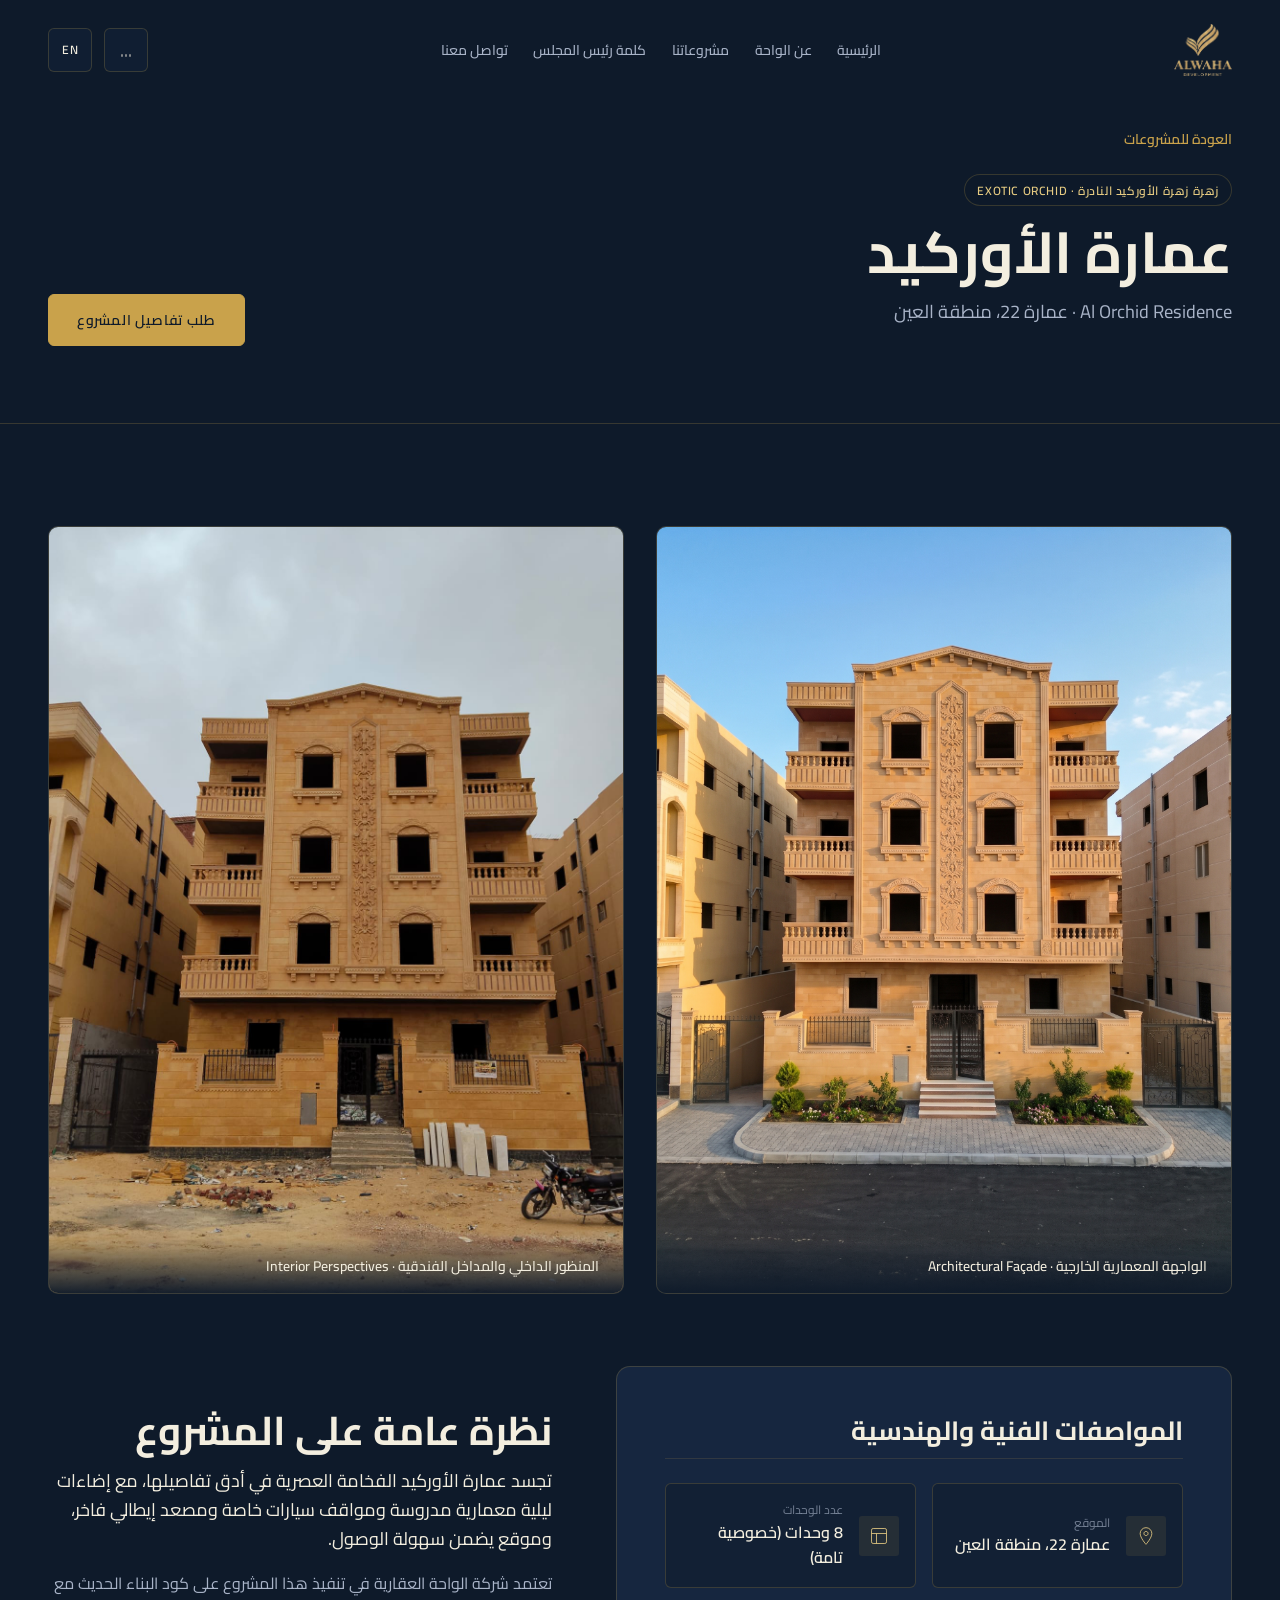
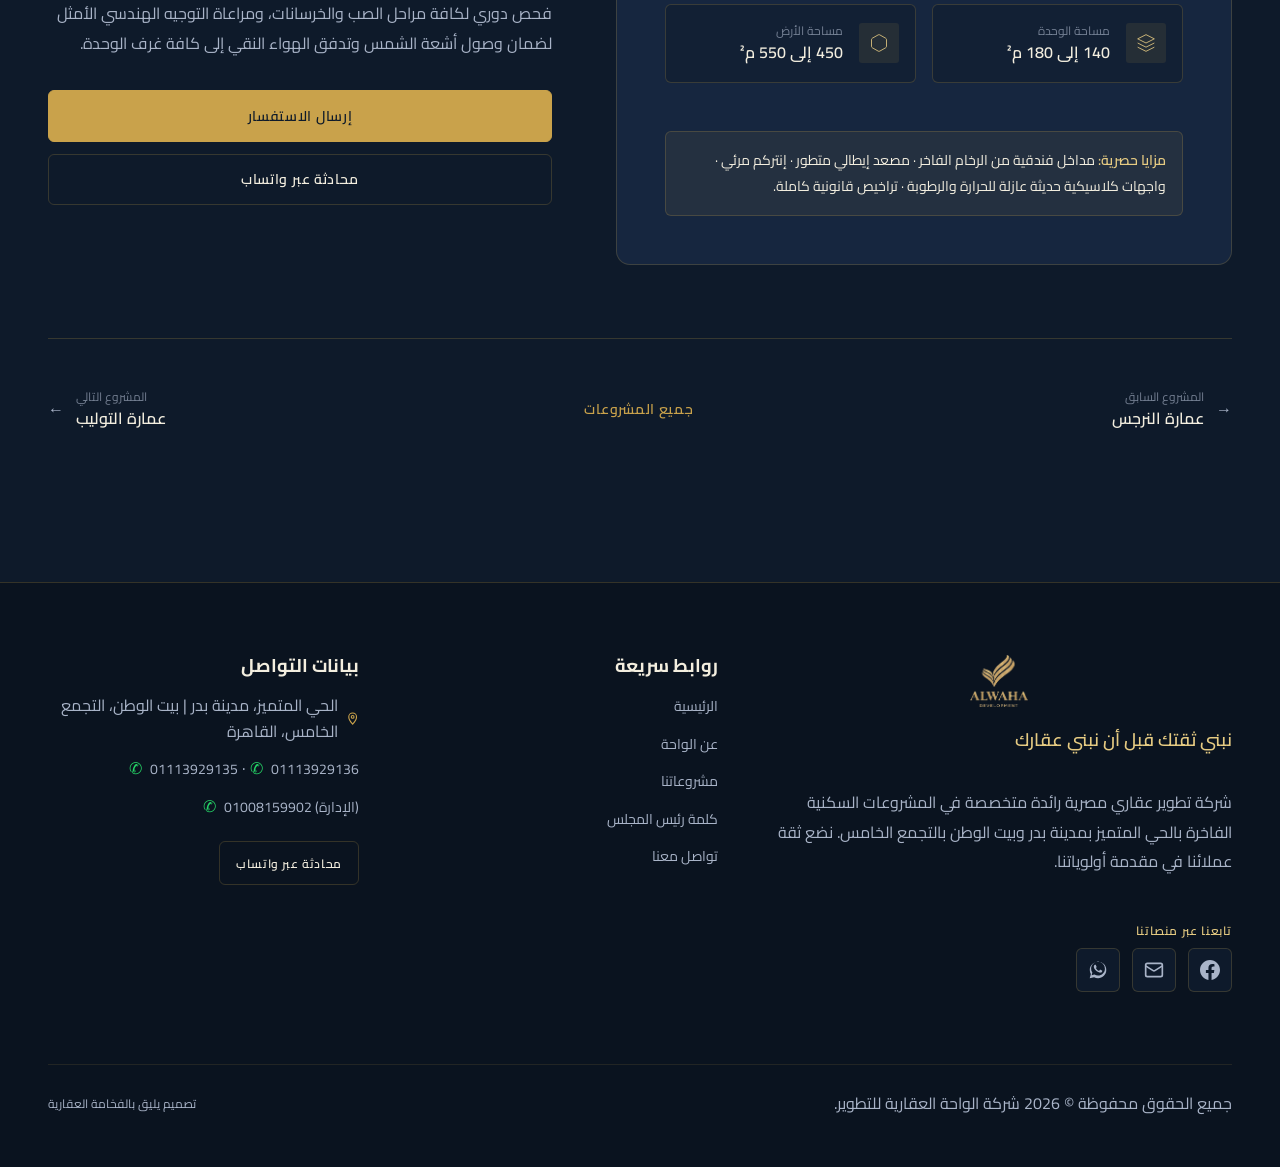
<file: pages/project-al-orchid.html>
<!DOCTYPE html>
<html lang="ar" dir="rtl">

<head>
  <meta charset="UTF-8">
  <meta name="viewport" content="width=device-width, initial-scale=1.0">
  <title>عمارة الأوركيد (Al Orchid Residence) | الواحة العقارية للتطوير</title>
  <meta name="description"
    content="عمارة الأوركيد بالحي المتميز بمدينة بدر. عمارة 22، منطقة العين. 8 وحدات سكنية بمساحات من 140 إلى 180 م². الواحة العقارية.">
    <meta name="author" content="شركة الواحة العقارية للتطوير - Alwaha Development">
  <meta name="robots" content="index, follow, max-image-preview:large">
  <link rel="canonical" href="https://elwahaprofile.vercel.app/pages/project-al-orchid.html">

  <!-- Open Graph -->
  <meta property="og:url" content="https://elwahaprofile.vercel.app/pages/project-al-orchid.html">
  <meta property="og:site_name" content="الواحة العقارية للتطوير - Alwaha Development">
  <meta property="og:locale" content="ar_AR">
  <meta property="og:title" content="عمارة الأوركيد | الواحة العقارية للتطوير">
  <meta property="og:description" content="عمارة 22، منطقة العين - 8 وحدات فاخرة، مساحات 140 إلى 180 م².">
  <meta property="og:image" content="../assets/images/projects/al-orchid/facade.jpg">
  <meta property="og:type" content="article">

    <!-- Twitter Cards -->
  <meta name="twitter:card" content="summary">
  <meta name="twitter:url" content="https://elwahaprofile.vercel.app/pages/project-al-orchid.html">
  <meta name="twitter:image" content="https://elwahaprofile.vercel.app/assets/images/logo/logo.png">

  <!-- Favicon -->
  <link rel="icon" type="image/svg+xml" href="../assets/images/logo/logo-mark.png">
  <link rel="apple-touch-icon" href="../assets/images/logo/logo-mark.png">

  <!-- Stylesheets -->
  <link rel="stylesheet" href="../css/variables.css">
  <link rel="stylesheet" href="../css/reset.css">
  <link rel="stylesheet" href="../css/base.css">
  <link rel="stylesheet" href="../css/layout.css">
  <link rel="stylesheet" href="../css/components.css">
  <link rel="stylesheet" href="../css/animations.css">
  <link rel="stylesheet" href="../css/pages/projects.css">
</head>

<body data-page-title-key="nav_projects">

  <a href="#main-content" class="skip-to-content" data-i18n="skip_to_content">الانتقال إلى المحتوى الرئيسي</a>

  <!-- Header -->
  <header class="site-header" role="banner">
    <div class="container header__inner">
      <a href="../index.html" class="site-logo" aria-label="الواحة العقارية">
        <img src="../assets/images/logo/logo.png" alt="الواحة العقارية" class="site-logo__img" width="180" height="52">
      </a>

      <nav class="main-nav" role="navigation" aria-label="القائمة الرئيسية">
        <ul class="nav__list">
          <li><a href="../index.html" class="nav__link" data-i18n="nav_home">الرئيسية</a></li>
          <li><a href="about.html" class="nav__link" data-i18n="nav_about">عن الواحة</a></li>
          <li><a href="projects.html" class="nav__link is-active" data-i18n="nav_projects">مشروعاتنا</a></li>
          <li><a href="chairman.html" class="nav__link" data-i18n="nav_chairman">كلمة رئيس المجلس</a></li>
          <li><a href="contact.html" class="nav__link" data-i18n="nav_contact">تواصل معنا</a></li>
        </ul>
      </nav>

      <div class="header__controls">
        <button type="button" class="btn-control btn-sound-toggle is-muted" aria-label="تشغيل الصوت">
          <div class="sound-bars" aria-hidden="true">
            <span class="sound-bar"></span>
            <span class="sound-bar"></span>
            <span class="sound-bar"></span>
          </div>
        </button>
        <button type="button" class="btn-control btn-lang-toggle" aria-label="Switch Language">EN</button>
        <button type="button" class="menu-toggle" aria-label="فتح القائمة" aria-expanded="false">
          <span></span><span></span><span></span>
        </button>
      </div>
    </div>
  </header>

  <!-- Mobile Drawer -->
    <!-- Mobile Drawer -->
  <div class="mobile-nav" role="dialog" aria-modal="true" aria-label="قائمة الموبايل">
    <ul class="mobile-nav__list">
      <li><a href="../index.html" class="mobile-nav__link" data-i18n="nav_home">الرئيسية</a></li>
      <li><a href="about.html" class="mobile-nav__link" data-i18n="nav_about">عن الواحة</a></li>
      <li><a href="projects.html" class="mobile-nav__link is-active" data-i18n="nav_projects">مشروعاتنا</a></li>
      <li><a href="chairman.html" class="mobile-nav__link" data-i18n="nav_chairman">كلمة رئيس المجلس</a></li>
      <li><a href="contact.html" class="mobile-nav__link" data-i18n="nav_contact">تواصل معنا</a></li>
    </ul>
    <div class="mobile-nav__footer">
      <p class="text-steel" style="font-size: var(--text-sm);" data-i18n="brand_location">
        الحي المتميز، مدينة بدر | بيت الوطن، التجمع الخامس، القاهرة
      </p>
      <div class="mobile-nav__phones">
        <a href="tel:01113929136" class="mobile-nav__phone-link">01113929136</a>
        <a href="https://wa.me/201113929136" target="_blank" rel="noopener noreferrer"
          class="mobile-nav__wa-link" aria-label="محادثة واتساب 01113929136">
          <svg viewBox="0 0 24 24"><path d="M12.04 2c-5.46 0-9.91 4.45-9.91 9.91 0 1.75.46 3.45 1.32 4.95L2.05 22l5.25-1.38c1.45.79 3.08 1.21 4.74 1.21 5.46 0 9.91-4.45 9.91-9.91 0-2.65-1.03-5.14-2.9-7.01A9.816 9.816 0 0 0 12.04 2zm.01 16.67c-1.49 0-2.95-.4-4.22-1.15l-.3-.18-3.13.82.84-3.05-.2-.31a8.196 8.196 0 0 1-1.26-4.39c0-4.54 3.7-8.24 8.25-8.24 2.2 0 4.28.86 5.84 2.42a8.214 8.214 0 0 1 2.41 5.83c0 4.55-3.7 8.25-8.23 8.25zm4.52-6.17c-.25-.12-1.47-.72-1.7-.81-.23-.08-.39-.12-.56.12-.16.25-.64.81-.79.97-.14.17-.29.19-.54.06-.25-.12-1.05-.39-2-1.23-.74-.66-1.24-1.47-1.38-1.72-.14-.25-.01-.38.11-.51.11-.11.25-.29.37-.43.12-.15.17-.25.25-.42.08-.17.04-.31-.02-.43-.06-.12-.56-1.35-.76-1.85-.2-.48-.41-.42-.56-.43h-.48c-.16 0-.43.06-.66.31-.23.25-.87.85-.87 2.07 0 1.22.89 2.4 1.01 2.57.12.17 1.75 2.67 4.24 3.75.59.26 1.06.41 1.42.52.6.19 1.14.16 1.57.1.48-.07 1.47-.6 1.68-1.18.21-.58.21-1.08.14-1.18-.06-.11-.23-.17-.48-.29z"/></svg>
        </a>
      </div>
      <div class="mobile-nav__social">
        <a href="https://www.facebook.com/alwaha.realestats/?locale=ar_AR" target="_blank" rel="noopener noreferrer"
          class="mobile-nav__social-link" aria-label="فيسبوك الواحة العقارية" title="Facebook">
          <svg viewBox="0 0 24 24" fill="currentColor"><path d="M24 12.073c0-6.627-5.373-12-12-12s-12 5.373-12 12c0 5.99 4.388 10.954 10.125 11.854v-8.385H7.078v-3.47h3.047V9.43c0-3.007 1.792-4.669 4.533-4.669 1.312 0 2.686.235 2.686.235v2.953H15.83c-1.491 0-1.956.925-1.956 1.874v2.25h3.328l-.532 3.47h-2.796v8.385C19.612 23.027 24 18.062 24 12.073z"/></svg>
        </a>
        <a href="mailto:info@elwahagroup.com" class="mobile-nav__social-link" aria-label="البريد الإلكتروني" title="Email">
          <svg viewBox="0 0 24 24" fill="none" stroke="currentColor" stroke-width="2"><rect x="2" y="4" width="20" height="16" rx="2"/><path d="m22 7-8.97 5.7a1.94 1.94 0 0 1-2.06 0L2 7"/></svg>
        </a>
        <a href="https://whatsapp.com/channel/0029VbENyZl6GcGNzDdh3d0A" target="_blank" rel="noopener noreferrer"
          class="mobile-nav__social-link" aria-label="قناة واتساب الرسمية" title="WhatsApp Channel">
          <svg viewBox="0 0 24 24" fill="currentColor"><path d="M12.04 2c-5.46 0-9.91 4.45-9.91 9.91 0 1.75.46 3.45 1.32 4.95L2.05 22l5.25-1.38c1.45.79 3.08 1.21 4.74 1.21 5.46 0 9.91-4.45 9.91-9.91 0-2.65-1.03-5.14-2.9-7.01A9.816 9.816 0 0 0 12.04 2zm.01 16.67c-1.49 0-2.95-.4-4.22-1.15l-.3-.18-3.13.82.84-3.05-.2-.31a8.196 8.196 0 0 1-1.26-4.39c0-4.54 3.7-8.24 8.25-8.24 2.2 0 4.28.86 5.84 2.42a8.214 8.214 0 0 1 2.41 5.83c0 4.55-3.7 8.25-8.23 8.25zm4.52-6.17c-.25-.12-1.47-.72-1.7-.81-.23-.08-.39-.12-.56.12-.16.25-.64.81-.79.97-.14.17-.29.19-.54.06-.25-.12-1.05-.39-2-1.23-.74-.66-1.24-1.47-1.38-1.72-.14-.25-.01-.38.11-.51.11-.11.25-.29.37-.43.12-.15.17-.25.25-.42.08-.17.04-.31-.02-.43-.06-.12-.56-1.35-.76-1.85-.2-.48-.41-.42-.56-.43h-.48c-.16 0-.43.06-.66.31-.23.25-.87.85-.87 2.07 0 1.22.89 2.4 1.01 2.57.12.17 1.75 2.67 4.24 3.75.59.26 1.06.41 1.42.52.6.19 1.14.16 1.57.1.48-.07 1.47-.6 1.68-1.18.21-.58.21-1.08.14-1.18-.06-.11-.23-.17-.48-.29z"/></svg>
        </a>
      </div>
    </div>
  </div>

  <main id="main-content">

    <!-- Project Breadcrumb & Title Hero -->
    <section class="project-details__hero">
      <div class="container">
        <a href="projects.html" class="project-details__back" data-i18n="btn_back_to_projects">
          &rarr; العودة إلى دليل المشروعات
        </a>

        <div class="project-details__header" data-reveal>
          <div>
            <span class="project-card__badge"
              style="position: static; display: inline-block; margin-block-end: 12px;">زهرة زهرة الأوركيد النادرة ·
              EXOTIC ORCHID</span>
            <h1 class="page-hero__title" style="text-align: start; margin-block-end: 8px;">عمارة الأوركيد</h1>
            <p class="text-steel" style="font-size: var(--text-h4);">Al Orchid Residence · عمارة 22، منطقة العين</p>
          </div>
          <div>
            <a href="contact.html?project=al-orchid" class="btn btn--primary" data-i18n="btn_request_details">
              طلب تفاصيل المشروع وحجز معاينة
            </a>
          </div>
        </div>
      </div>
    </section>

    <!-- Project Details Body & 2 Portrait Gallery -->
    <section class="section">
      <div class="container">

        <!-- Two Tall Portrait Images (Hover Swap / Side by Side) -->
        <div class="project-details__gallery" data-reveal>
          <div class="gallery-portrait">
            <img src="../assets/images/projects/al-orchid/facade.jpg"
              alt="عمارة الأوركيد - الواجهة المعمارية الخارجية" width="800" height="1067" loading="lazy">
            <div class="gallery-portrait__caption">
              <span>الواجهة المعمارية الخارجية · Architectural Façade</span>
            </div>
          </div>
          <div class="gallery-portrait">
            <img src="../assets/images/projects/al-orchid/site.jpg" alt="عمارة الأوركيد - المنظور الداخلي والمداخل"
              width="800" height="1067" loading="lazy">
            <div class="gallery-portrait__caption">
              <span>المنظور الداخلي والمداخل الفندقية · Interior Perspectives</span>
            </div>
          </div>
        </div>

        <!-- Specifications Panel & Narrative -->
        <div class="split-layout" style="align-items: flex-start;">
          <div data-reveal data-reveal-delay="100">
            <div class="specs-panel">
              <h2 class="specs-panel__title" data-i18n="project_specs">المواصفات الفنية والهندسية</h2>

              <div class="specs-list">
                <div class="spec-box">
                  <div class="spec-box__icon" aria-hidden="true">
                    <svg viewBox="0 0 24 24">
                      <path
                        d="M12 2C8.13 2 5 5.13 5 9c0 5.25 7 13 7 13s7-7.75 7-13c0-3.87-3.13-7-7-7zm0 9.5c-1.38 0-2.5-1.12-2.5-2.5s1.12-2.5 2.5-2.5 2.5 1.12 2.5 2.5-1.12 2.5-2.5 2.5z" />
                    </svg>
                  </div>
                  <div class="spec-box__content">
                    <span class="spec-box__label" data-i18n="spec_location">الموقع الدقيق</span>
                    <span class="spec-box__val">عمارة 22، منطقة العين</span>
                  </div>
                </div>

                <div class="spec-box">
                  <div class="spec-box__icon" aria-hidden="true">
                    <svg viewBox="0 0 24 24">
                      <rect x="3" y="3" width="18" height="18" rx="2" />
                      <path d="M3 9h18M9 21V9" />
                    </svg>
                  </div>
                  <div class="spec-box__content">
                    <span class="spec-box__label" data-i18n="spec_units">عدد الوحدات السكنية</span>
                    <span class="spec-box__val">8 وحدات (خصوصية تامة)</span>
                  </div>
                </div>

                <div class="spec-box">
                  <div class="spec-box__icon" aria-hidden="true">
                    <svg viewBox="0 0 24 24">
                      <polygon points="12 2 2 7 12 12 22 7 12 2" />
                      <polyline points="2 17 12 22 22 17" />
                      <polyline points="2 12 12 17 22 12" />
                    </svg>
                  </div>
                  <div class="spec-box__content">
                    <span class="spec-box__label" data-i18n="spec_unit_area">مساحات الوحدات</span>
                    <span class="spec-box__val">140 إلى 180 م²</span>
                  </div>
                </div>

                <div class="spec-box">
                  <div class="spec-box__icon" aria-hidden="true">
                    <svg viewBox="0 0 24 24">
                      <path
                        d="M21 16V8a2 2 0 0 0-1-1.73l-7-4a2 2 0 0 0-2 0l-7 4A2 2 0 0 0 3 8v8a2 2 0 0 0 1 1.73l7 4a2 2 0 0 0 2 0l7-4A2 2 0 0 0 21 16z" />
                    </svg>
                  </div>
                  <div class="spec-box__content">
                    <span class="spec-box__label" data-i18n="spec_plot_area">مساحة الأرض (المشروع)</span>
                    <span class="spec-box__val">450 إلى 550 م²</span>
                  </div>
                </div>
              </div>

              <div
                style="background: rgba(201, 162, 75, 0.08); border-radius: var(--radius-sm); padding: var(--space-md); border: 1px solid var(--color-gold-muted);">
                <p class="text-ivory" style="font-size: var(--text-sm); margin-block-end: 0;">
                  <strong class="text-gold-light">مزايا حصرية:</strong> مداخل فندقية من الرخام الفاخر · مصعد إيطالي
                  متطور · إنتركم مرئي · واجهات كلاسيكية حديثة عازلة للحرارة والرطوبة · تراخيص قانونية كاملة.
                </p>
              </div>
            </div>
          </div>

          <div data-reveal data-reveal-delay="200">
            <span class="gold-hairline"></span>
            <h2 class="section__title" data-i18n="project_overview">نظرة عامة على المشروع</h2>
            <p class="lead" style="color: var(--color-ivory);">
              تجسد عمارة الأوركيد الفخامة العصرية في أدق تفاصيلها، مع إضاءات ليلية معمارية مدروسة ومواقف سيارات خاصة
              ومصعد إيطالي فاخر، وموقع يضمن سهولة الوصول.
            </p>
            <p>
              تعتمد شركة الواحة العقارية في تنفيذ هذا المشروع على كود البناء الحديث مع فحص دوري لكافة مراحل الصب
              والخرسانات، ومراعاة التوجيه الهندسي الأمثل لضمان وصول أشعة الشمس وتدفق الهواء النقي إلى كافة غرف الوحدة.
            </p>
            <div style="margin-block-start: var(--space-xl);">
              <a href="contact.html?project=al-orchid" class="btn btn--primary"
                style="width: 100%; justify-content: center;" data-i18n="btn_send_inquiry">
                طلب موعد معاينة ميدانية
              </a>
              <div style="margin-block-start: var(--space-sm); text-align: center;">
                <a href="https://wa.me/201113929136?text=%D9%85%D8%B1%D8%AD%D8%A8%D8%A7%D9%8B%D8%8C%20%D8%A3%D9%88%D8%AF%20%D8%A7%D9%84%D8%A7%D8%B3%D8%AA%D9%81%D8%B3%D8%A7%D8%B1%20%D8%B9%D9%86%20%D8%AA%D9%81%D8%A7%D8%B5%D9%8A%D9%84%20%D8%B9%D9%85%D8%A7%D8%B1%D8%A9%20%D8%A7%D9%84%D8%A3%D9%88%D8%B1%D9%83%D9%8A%D8%AF%20%D8%A8%D8%A7%D9%84%D8%AD%D9%8A%20%D8%A7%D9%84%D9%85%D8%AA%D9%85%D9%8A%D8%B2"
                  target="_blank" rel="noopener noreferrer" class="btn btn--secondary"
                  style="width: 100%; justify-content: center;" data-i18n="btn_whatsapp">
                  تواصل عبر واتساب فوراً
                </a>
              </div>
            </div>
          </div>
        </div>

        <!-- Project Pagination (Prev / Next) -->
        <nav class="project-pagination" aria-label="التنقل بين المشروعات" data-reveal>
          <a href="project-al-narges.html" class="project-pagination__link">
            &rarr;
            <div>
              <div class="project-pagination__label" data-i18n="prev_project">المشروع السابق</div>
              <div class="project-pagination__name">عمارة النرجس</div>
            </div>
          </a>

          <a href="projects.html" class="btn btn--text" data-i18n="btn_all_projects">جميع المشروعات (7)</a>

          <a href="project-al-tulip.html" class="project-pagination__link" style="text-align: end;">
            <div>
              <div class="project-pagination__label" data-i18n="next_project">المشروع التالي</div>
              <div class="project-pagination__name">عمارة التوليب</div>
            </div>
            &larr;
          </a>
        </nav>

      </div>
    </section>

  </main>

  <!-- Footer -->
    <!-- Footer -->
  <footer class="site-footer" role="contentinfo">
    <div class="container">
      <div class="footer__grid">
        <div class="footer__brand">
          <img src="../assets/images/logo/logo.png" alt="الواحة العقارية" class="site-logo__img" width="180" height="52"
            loading="lazy">
          <p class="footer__tagline" data-i18n="brand_tagline">نبني ثقتك قبل أن نبني عقارك</p>
          <p data-i18n="footer_about">
            شركة تطوير عقاري مصرية رائدة متخصصة في المشروعات السكنية الفاخرة بالحي المتميز بمدينة بدر وبيت الوطن بالتجمع الخامس. نضع ثقة عملائنا في مقدمة أولوياتنا.
          </p>

          <div class="footer__social-wrap">
            <span class="footer__social-label" data-i18n="footer_follow">تابعنا عبر منصاتنا</span>
            <div class="footer__social">
              <a href="https://www.facebook.com/alwaha.realestats/?locale=ar_AR" target="_blank" rel="noopener noreferrer"
                class="footer__social-link footer__social-link--fb" aria-label="Facebook - صفحتنا على فيسبوك" title="Facebook">
                <svg viewBox="0 0 24 24" fill="currentColor"><path d="M24 12.073c0-6.627-5.373-12-12-12s-12 5.373-12 12c0 5.99 4.388 10.954 10.125 11.854v-8.385H7.078v-3.47h3.047V9.43c0-3.007 1.792-4.669 4.533-4.669 1.312 0 2.686.235 2.686.235v2.953H15.83c-1.491 0-1.956.925-1.956 1.874v2.25h3.328l-.532 3.47h-2.796v8.385C19.612 23.027 24 18.062 24 12.073z"/></svg>
              </a>
              <a href="mailto:info@elwahagroup.com" class="footer__social-link footer__social-link--mail" aria-label="البريد الإلكتروني" title="info@elwahagroup.com">
                <svg viewBox="0 0 24 24" fill="none" stroke="currentColor" stroke-width="2"><rect x="2" y="4" width="20" height="16" rx="2"/><path d="m22 7-8.97 5.7a1.94 1.94 0 0 1-2.06 0L2 7"/></svg>
              </a>
              <a href="https://whatsapp.com/channel/0029VbENyZl6GcGNzDdh3d0A" target="_blank" rel="noopener noreferrer"
                class="footer__social-link footer__social-link--wa" aria-label="قناة واتساب الرسمية" title="WhatsApp Channel">
                <svg viewBox="0 0 24 24" fill="currentColor"><path d="M12.04 2c-5.46 0-9.91 4.45-9.91 9.91 0 1.75.46 3.45 1.32 4.95L2.05 22l5.25-1.38c1.45.79 3.08 1.21 4.74 1.21 5.46 0 9.91-4.45 9.91-9.91 0-2.65-1.03-5.14-2.9-7.01A9.816 9.816 0 0 0 12.04 2zm.01 16.67c-1.49 0-2.95-.4-4.22-1.15l-.3-.18-3.13.82.84-3.05-.2-.31a8.196 8.196 0 0 1-1.26-4.39c0-4.54 3.7-8.24 8.25-8.24 2.2 0 4.28.86 5.84 2.42a8.214 8.214 0 0 1 2.41 5.83c0 4.55-3.7 8.25-8.23 8.25zm4.52-6.17c-.25-.12-1.47-.72-1.7-.81-.23-.08-.39-.12-.56.12-.16.25-.64.81-.79.97-.14.17-.29.19-.54.06-.25-.12-1.05-.39-2-1.23-.74-.66-1.24-1.47-1.38-1.72-.14-.25-.01-.38.11-.51.11-.11.25-.29.37-.43.12-.15.17-.25.25-.42.08-.17.04-.31-.02-.43-.06-.12-.56-1.35-.76-1.85-.2-.48-.41-.42-.56-.43h-.48c-.16 0-.43.06-.66.31-.23.25-.87.85-.87 2.07 0 1.22.89 2.4 1.01 2.57.12.17 1.75 2.67 4.24 3.75.59.26 1.06.41 1.42.52.6.19 1.14.16 1.57.1.48-.07 1.47-.6 1.68-1.18.21-.58.21-1.08.14-1.18-.06-.11-.23-.17-.48-.29z"/></svg>
              </a>
            </div>
          </div>
        </div>

        <div>
          <h4 class="footer__title" data-i18n="footer_quick_links">روابط سريعة</h4>
          <ul class="footer__links">
            <li><a href="../index.html" class="footer__link" data-i18n="nav_home">الرئيسية</a></li>
            <li><a href="about.html" class="footer__link" data-i18n="nav_about">عن الواحة</a></li>
            <li><a href="projects.html" class="footer__link" data-i18n="nav_projects">مشروعاتنا (7 عمارات)</a></li>
            <li><a href="chairman.html" class="footer__link" data-i18n="nav_chairman">كلمة رئيس مجلس الإدارة</a></li>
            <li><a href="contact.html" class="footer__link" data-i18n="nav_contact">تواصل معنا</a></li>
          </ul>
        </div>

        <div>
          <h4 class="footer__title" data-i18n="footer_contact_info">بيانات التواصل</h4>
          <ul class="footer__links">
            <li class="text-steel" style="display: flex; gap: 8px;">
              <svg width="18" height="18" viewBox="0 0 24 24" fill="none" stroke="var(--color-gold)" stroke-width="2">
                <path
                  d="M12 2C8.13 2 5 5.13 5 9c0 5.25 7 13 7 13s7-7.75 7-13c0-3.87-3.13-7-7-7zm0 9.5c-1.38 0-2.5-1.12-2.5-2.5s1.12-2.5 2.5-2.5 2.5 1.12 2.5 2.5-1.12 2.5-2.5 2.5z" />
              </svg>
              <span data-i18n="brand_location">الحي المتميز، مدينة بدر | بيت الوطن، التجمع الخامس، القاهرة</span>
            </li>
            <li>
              <a href="tel:01113929136" class="footer__link"
                style="direction: ltr; display: inline-block;">01113929136</a>
              <a href="https://wa.me/201113929136" target="_blank" rel="noopener noreferrer" style="color: #25D366; margin-inline-start: 4px;" aria-label="واتساب">✆</a> ·
              <a href="tel:01113929135" class="footer__link"
                style="direction: ltr; display: inline-block;">01113929135</a>
              <a href="https://wa.me/201113929135" target="_blank" rel="noopener noreferrer" style="color: #25D366; margin-inline-start: 4px;" aria-label="واتساب">✆</a>
            </li>
            <li>
              <a href="tel:01008159902" class="footer__link" style="direction: ltr; display: inline-block;">01008159902
                (الإدارة)</a>
              <a href="https://wa.me/201008159902" target="_blank" rel="noopener noreferrer" style="color: #25D366; margin-inline-start: 4px;" aria-label="واتساب الإدارة">✆</a>
            </li>
            <li style="margin-top: 10px;">
              <a href="https://wa.me/201113929136" target="_blank" rel="noopener noreferrer" class="btn btn--secondary"
                style="padding: 0.5rem 1rem; font-size: var(--text-xs); gap: 6px;" data-i18n="btn_whatsapp">
                <svg width="14" height="14" viewBox="0 0 24 24" fill="currentColor"><path d="M12.04 2c-5.46 0-9.91 4.45-9.91 9.91 0 1.75.46 3.45 1.32 4.95L2.05 22l5.25-1.38c1.45.79 3.08 1.21 4.74 1.21 5.46 0 9.91-4.45 9.91-9.91 0-2.65-1.03-5.14-2.9-7.01A9.816 9.816 0 0 0 12.04 2zm.01 16.67c-1.49 0-2.95-.4-4.22-1.15l-.3-.18-3.13.82.84-3.05-.2-.31a8.196 8.196 0 0 1-1.26-4.39c0-4.54 3.7-8.24 8.25-8.24 2.2 0 4.28.86 5.84 2.42a8.214 8.214 0 0 1 2.41 5.83c0 4.55-3.7 8.25-8.23 8.25zm4.52-6.17c-.25-.12-1.47-.72-1.7-.81-.23-.08-.39-.12-.56.12-.16.25-.64.81-.79.97-.14.17-.29.19-.54.06-.25-.12-1.05-.39-2-1.23-.74-.66-1.24-1.47-1.38-1.72-.14-.25-.01-.38.11-.51.11-.11.25-.29.37-.43.12-.15.17-.25.25-.42.08-.17.04-.31-.02-.43-.06-.12-.56-1.35-.76-1.85-.2-.48-.41-.42-.56-.43h-.48c-.16 0-.43.06-.66.31-.23.25-.87.85-.87 2.07 0 1.22.89 2.4 1.01 2.57.12.17 1.75 2.67 4.24 3.75.59.26 1.06.41 1.42.52.6.19 1.14.16 1.57.1.48-.07 1.47-.6 1.68-1.18.21-.58.21-1.08.14-1.18-.06-.11-.23-.17-.48-.29z"/></svg>
                محادثة واتساب مباشرة
              </a>
            </li>
          </ul>
        </div>
      </div>

      <div class="footer__bottom">
        <p data-i18n="footer_rights">جميع الحقوق محفوظة © 2026 شركة الواحة العقارية للتطوير.</p>
        <p class="text-steel-muted" style="font-size: var(--text-xs);" data-i18n="footer_designed_for">تصميم يليق
          بالفخامة العقارية</p>
      </div>
    </div>
  </footer>

  <script type="module" src="../js/main.js"></script>
</body>

</html>
</file>
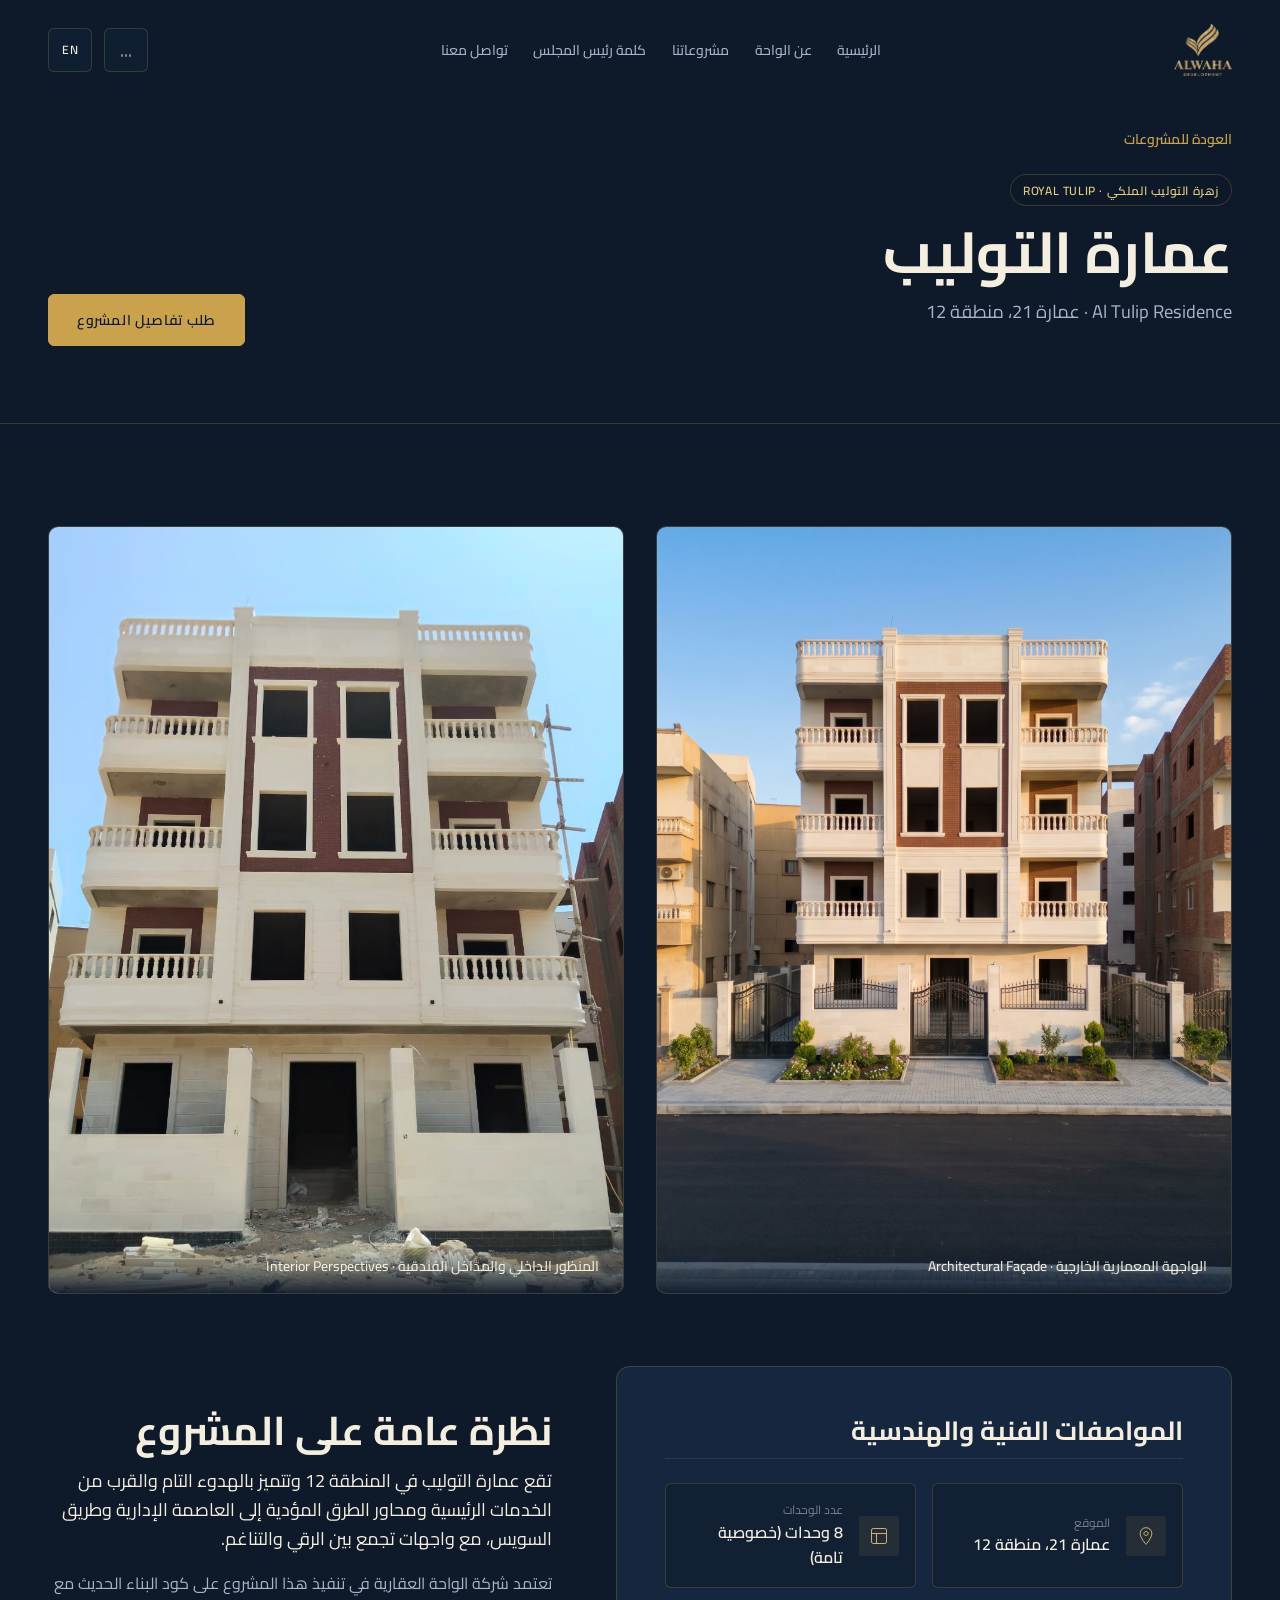
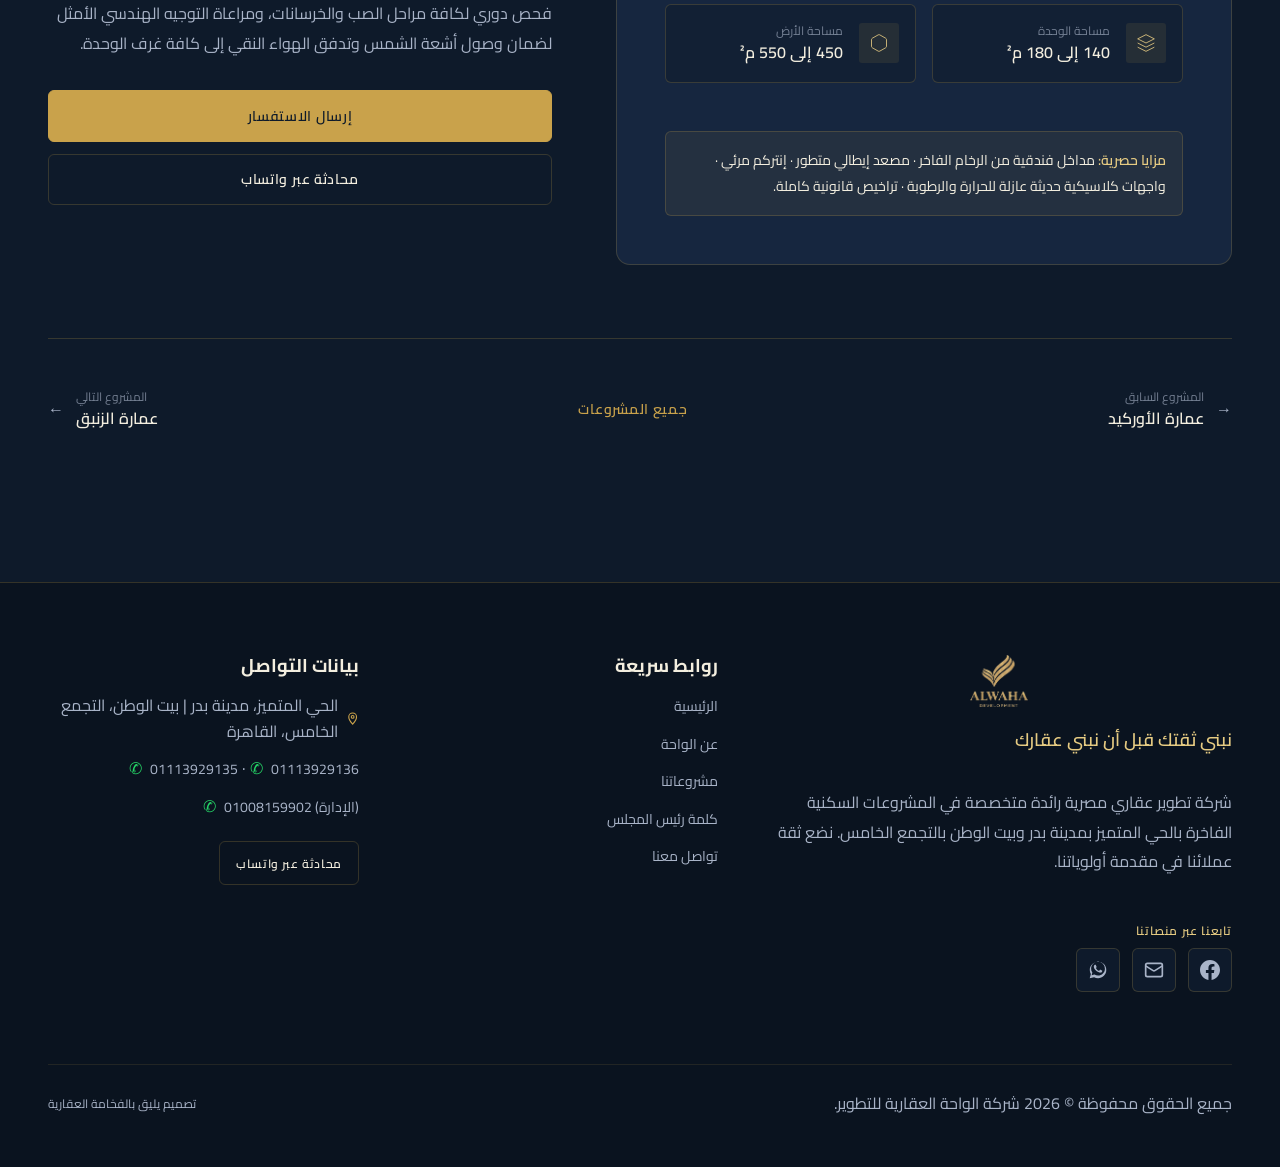
<file: pages/project-al-tulip.html>
<!DOCTYPE html>
<html lang="ar" dir="rtl">

<head>
  <meta charset="UTF-8">
  <meta name="viewport" content="width=device-width, initial-scale=1.0">
  <title>عمارة التوليب (Al Tulip Residence) | الواحة العقارية للتطوير</title>
  <meta name="description"
    content="عمارة التوليب بالحي المتميز بمدينة بدر. عمارة 21، منطقة 12. 8 وحدات سكنية بمساحات من 140 إلى 180 م². الواحة العقارية.">
    <meta name="author" content="شركة الواحة العقارية للتطوير - Alwaha Development">
  <meta name="robots" content="index, follow, max-image-preview:large">
  <link rel="canonical" href="https://elwahaprofile.vercel.app/pages/project-al-tulip.html">

  <!-- Open Graph -->
  <meta property="og:url" content="https://elwahaprofile.vercel.app/pages/project-al-tulip.html">
  <meta property="og:site_name" content="الواحة العقارية للتطوير - Alwaha Development">
  <meta property="og:locale" content="ar_AR">
  <meta property="og:title" content="عمارة التوليب | الواحة العقارية للتطوير">
  <meta property="og:description" content="عمارة 21، منطقة 12 - 8 وحدات فاخرة، مساحات 140 إلى 180 م².">
  <meta property="og:image" content="../assets/images/projects/al-tulip/facade.jpg">
  <meta property="og:type" content="article">

    <!-- Twitter Cards -->
  <meta name="twitter:card" content="summary">
  <meta name="twitter:url" content="https://elwahaprofile.vercel.app/pages/project-al-tulip.html">
  <meta name="twitter:image" content="https://elwahaprofile.vercel.app/assets/images/logo/logo.png">

  <!-- Favicon -->
  <link rel="icon" type="image/svg+xml" href="../assets/images/logo/logo-mark.png">
  <link rel="apple-touch-icon" href="../assets/images/logo/logo-mark.png">

  <!-- Stylesheets -->
  <link rel="stylesheet" href="../css/variables.css">
  <link rel="stylesheet" href="../css/reset.css">
  <link rel="stylesheet" href="../css/base.css">
  <link rel="stylesheet" href="../css/layout.css">
  <link rel="stylesheet" href="../css/components.css">
  <link rel="stylesheet" href="../css/animations.css">
  <link rel="stylesheet" href="../css/pages/projects.css">
</head>

<body data-page-title-key="nav_projects">

  <a href="#main-content" class="skip-to-content" data-i18n="skip_to_content">الانتقال إلى المحتوى الرئيسي</a>

  <!-- Header -->
  <header class="site-header" role="banner">
    <div class="container header__inner">
      <a href="../index.html" class="site-logo" aria-label="الواحة العقارية">
        <img src="../assets/images/logo/logo.png" alt="الواحة العقارية" class="site-logo__img" width="180" height="52">
      </a>

      <nav class="main-nav" role="navigation" aria-label="القائمة الرئيسية">
        <ul class="nav__list">
          <li><a href="../index.html" class="nav__link" data-i18n="nav_home">الرئيسية</a></li>
          <li><a href="about.html" class="nav__link" data-i18n="nav_about">عن الواحة</a></li>
          <li><a href="projects.html" class="nav__link is-active" data-i18n="nav_projects">مشروعاتنا</a></li>
          <li><a href="chairman.html" class="nav__link" data-i18n="nav_chairman">كلمة رئيس المجلس</a></li>
          <li><a href="contact.html" class="nav__link" data-i18n="nav_contact">تواصل معنا</a></li>
        </ul>
      </nav>

      <div class="header__controls">
        <button type="button" class="btn-control btn-sound-toggle is-muted" aria-label="تشغيل الصوت">
          <div class="sound-bars" aria-hidden="true">
            <span class="sound-bar"></span>
            <span class="sound-bar"></span>
            <span class="sound-bar"></span>
          </div>
        </button>
        <button type="button" class="btn-control btn-lang-toggle" aria-label="Switch Language">EN</button>
        <button type="button" class="menu-toggle" aria-label="فتح القائمة" aria-expanded="false">
          <span></span><span></span><span></span>
        </button>
      </div>
    </div>
  </header>

  <!-- Mobile Drawer -->
    <!-- Mobile Drawer -->
  <div class="mobile-nav" role="dialog" aria-modal="true" aria-label="قائمة الموبايل">
    <ul class="mobile-nav__list">
      <li><a href="../index.html" class="mobile-nav__link" data-i18n="nav_home">الرئيسية</a></li>
      <li><a href="about.html" class="mobile-nav__link" data-i18n="nav_about">عن الواحة</a></li>
      <li><a href="projects.html" class="mobile-nav__link is-active" data-i18n="nav_projects">مشروعاتنا</a></li>
      <li><a href="chairman.html" class="mobile-nav__link" data-i18n="nav_chairman">كلمة رئيس المجلس</a></li>
      <li><a href="contact.html" class="mobile-nav__link" data-i18n="nav_contact">تواصل معنا</a></li>
    </ul>
    <div class="mobile-nav__footer">
      <p class="text-steel" style="font-size: var(--text-sm);" data-i18n="brand_location">
        الحي المتميز، مدينة بدر | بيت الوطن، التجمع الخامس، القاهرة
      </p>
      <div class="mobile-nav__phones">
        <a href="tel:01113929136" class="mobile-nav__phone-link">01113929136</a>
        <a href="https://wa.me/201113929136" target="_blank" rel="noopener noreferrer"
          class="mobile-nav__wa-link" aria-label="محادثة واتساب 01113929136">
          <svg viewBox="0 0 24 24"><path d="M12.04 2c-5.46 0-9.91 4.45-9.91 9.91 0 1.75.46 3.45 1.32 4.95L2.05 22l5.25-1.38c1.45.79 3.08 1.21 4.74 1.21 5.46 0 9.91-4.45 9.91-9.91 0-2.65-1.03-5.14-2.9-7.01A9.816 9.816 0 0 0 12.04 2zm.01 16.67c-1.49 0-2.95-.4-4.22-1.15l-.3-.18-3.13.82.84-3.05-.2-.31a8.196 8.196 0 0 1-1.26-4.39c0-4.54 3.7-8.24 8.25-8.24 2.2 0 4.28.86 5.84 2.42a8.214 8.214 0 0 1 2.41 5.83c0 4.55-3.7 8.25-8.23 8.25zm4.52-6.17c-.25-.12-1.47-.72-1.7-.81-.23-.08-.39-.12-.56.12-.16.25-.64.81-.79.97-.14.17-.29.19-.54.06-.25-.12-1.05-.39-2-1.23-.74-.66-1.24-1.47-1.38-1.72-.14-.25-.01-.38.11-.51.11-.11.25-.29.37-.43.12-.15.17-.25.25-.42.08-.17.04-.31-.02-.43-.06-.12-.56-1.35-.76-1.85-.2-.48-.41-.42-.56-.43h-.48c-.16 0-.43.06-.66.31-.23.25-.87.85-.87 2.07 0 1.22.89 2.4 1.01 2.57.12.17 1.75 2.67 4.24 3.75.59.26 1.06.41 1.42.52.6.19 1.14.16 1.57.1.48-.07 1.47-.6 1.68-1.18.21-.58.21-1.08.14-1.18-.06-.11-.23-.17-.48-.29z"/></svg>
        </a>
      </div>
      <div class="mobile-nav__social">
        <a href="https://www.facebook.com/alwaha.realestats/?locale=ar_AR" target="_blank" rel="noopener noreferrer"
          class="mobile-nav__social-link" aria-label="فيسبوك الواحة العقارية" title="Facebook">
          <svg viewBox="0 0 24 24" fill="currentColor"><path d="M24 12.073c0-6.627-5.373-12-12-12s-12 5.373-12 12c0 5.99 4.388 10.954 10.125 11.854v-8.385H7.078v-3.47h3.047V9.43c0-3.007 1.792-4.669 4.533-4.669 1.312 0 2.686.235 2.686.235v2.953H15.83c-1.491 0-1.956.925-1.956 1.874v2.25h3.328l-.532 3.47h-2.796v8.385C19.612 23.027 24 18.062 24 12.073z"/></svg>
        </a>
        <a href="mailto:info@elwahagroup.com" class="mobile-nav__social-link" aria-label="البريد الإلكتروني" title="Email">
          <svg viewBox="0 0 24 24" fill="none" stroke="currentColor" stroke-width="2"><rect x="2" y="4" width="20" height="16" rx="2"/><path d="m22 7-8.97 5.7a1.94 1.94 0 0 1-2.06 0L2 7"/></svg>
        </a>
        <a href="https://whatsapp.com/channel/0029VbENyZl6GcGNzDdh3d0A" target="_blank" rel="noopener noreferrer"
          class="mobile-nav__social-link" aria-label="قناة واتساب الرسمية" title="WhatsApp Channel">
          <svg viewBox="0 0 24 24" fill="currentColor"><path d="M12.04 2c-5.46 0-9.91 4.45-9.91 9.91 0 1.75.46 3.45 1.32 4.95L2.05 22l5.25-1.38c1.45.79 3.08 1.21 4.74 1.21 5.46 0 9.91-4.45 9.91-9.91 0-2.65-1.03-5.14-2.9-7.01A9.816 9.816 0 0 0 12.04 2zm.01 16.67c-1.49 0-2.95-.4-4.22-1.15l-.3-.18-3.13.82.84-3.05-.2-.31a8.196 8.196 0 0 1-1.26-4.39c0-4.54 3.7-8.24 8.25-8.24 2.2 0 4.28.86 5.84 2.42a8.214 8.214 0 0 1 2.41 5.83c0 4.55-3.7 8.25-8.23 8.25zm4.52-6.17c-.25-.12-1.47-.72-1.7-.81-.23-.08-.39-.12-.56.12-.16.25-.64.81-.79.97-.14.17-.29.19-.54.06-.25-.12-1.05-.39-2-1.23-.74-.66-1.24-1.47-1.38-1.72-.14-.25-.01-.38.11-.51.11-.11.25-.29.37-.43.12-.15.17-.25.25-.42.08-.17.04-.31-.02-.43-.06-.12-.56-1.35-.76-1.85-.2-.48-.41-.42-.56-.43h-.48c-.16 0-.43.06-.66.31-.23.25-.87.85-.87 2.07 0 1.22.89 2.4 1.01 2.57.12.17 1.75 2.67 4.24 3.75.59.26 1.06.41 1.42.52.6.19 1.14.16 1.57.1.48-.07 1.47-.6 1.68-1.18.21-.58.21-1.08.14-1.18-.06-.11-.23-.17-.48-.29z"/></svg>
        </a>
      </div>
    </div>
  </div>

  <main id="main-content">

    <!-- Project Breadcrumb & Title Hero -->
    <section class="project-details__hero">
      <div class="container">
        <a href="projects.html" class="project-details__back" data-i18n="btn_back_to_projects">
          &rarr; العودة إلى دليل المشروعات
        </a>

        <div class="project-details__header" data-reveal>
          <div>
            <span class="project-card__badge"
              style="position: static; display: inline-block; margin-block-end: 12px;">زهرة التوليب الملكي · ROYAL
              TULIP</span>
            <h1 class="page-hero__title" style="text-align: start; margin-block-end: 8px;">عمارة التوليب</h1>
            <p class="text-steel" style="font-size: var(--text-h4);">Al Tulip Residence · عمارة 21، منطقة 12</p>
          </div>
          <div>
            <a href="contact.html?project=al-tulip" class="btn btn--primary" data-i18n="btn_request_details">
              طلب تفاصيل المشروع وحجز معاينة
            </a>
          </div>
        </div>
      </div>
    </section>

    <!-- Project Details Body & 2 Portrait Gallery -->
    <section class="section">
      <div class="container">

        <!-- Two Tall Portrait Images (Hover Swap / Side by Side) -->
        <div class="project-details__gallery" data-reveal>
          <div class="gallery-portrait">
            <img src="../assets/images/projects/al-tulip/facade.jpg"
              alt="عمارة التوليب - الواجهة المعمارية الخارجية" width="800" height="1067" loading="lazy">
            <div class="gallery-portrait__caption">
              <span>الواجهة المعمارية الخارجية · Architectural Façade</span>
            </div>
          </div>
          <div class="gallery-portrait">
            <img src="../assets/images/projects/al-tulip/site.jpg" alt="عمارة التوليب - المنظور الداخلي والمداخل"
              width="800" height="1067" loading="lazy">
            <div class="gallery-portrait__caption">
              <span>المنظور الداخلي والمداخل الفندقية · Interior Perspectives</span>
            </div>
          </div>
        </div>

        <!-- Specifications Panel & Narrative -->
        <div class="split-layout" style="align-items: flex-start;">
          <div data-reveal data-reveal-delay="100">
            <div class="specs-panel">
              <h2 class="specs-panel__title" data-i18n="project_specs">المواصفات الفنية والهندسية</h2>

              <div class="specs-list">
                <div class="spec-box">
                  <div class="spec-box__icon" aria-hidden="true">
                    <svg viewBox="0 0 24 24">
                      <path
                        d="M12 2C8.13 2 5 5.13 5 9c0 5.25 7 13 7 13s7-7.75 7-13c0-3.87-3.13-7-7-7zm0 9.5c-1.38 0-2.5-1.12-2.5-2.5s1.12-2.5 2.5-2.5 2.5 1.12 2.5 2.5-1.12 2.5-2.5 2.5z" />
                    </svg>
                  </div>
                  <div class="spec-box__content">
                    <span class="spec-box__label" data-i18n="spec_location">الموقع الدقيق</span>
                    <span class="spec-box__val">عمارة 21، منطقة 12</span>
                  </div>
                </div>

                <div class="spec-box">
                  <div class="spec-box__icon" aria-hidden="true">
                    <svg viewBox="0 0 24 24">
                      <rect x="3" y="3" width="18" height="18" rx="2" />
                      <path d="M3 9h18M9 21V9" />
                    </svg>
                  </div>
                  <div class="spec-box__content">
                    <span class="spec-box__label" data-i18n="spec_units">عدد الوحدات السكنية</span>
                    <span class="spec-box__val">8 وحدات (خصوصية تامة)</span>
                  </div>
                </div>

                <div class="spec-box">
                  <div class="spec-box__icon" aria-hidden="true">
                    <svg viewBox="0 0 24 24">
                      <polygon points="12 2 2 7 12 12 22 7 12 2" />
                      <polyline points="2 17 12 22 22 17" />
                      <polyline points="2 12 12 17 22 12" />
                    </svg>
                  </div>
                  <div class="spec-box__content">
                    <span class="spec-box__label" data-i18n="spec_unit_area">مساحات الوحدات</span>
                    <span class="spec-box__val">140 إلى 180 م²</span>
                  </div>
                </div>

                <div class="spec-box">
                  <div class="spec-box__icon" aria-hidden="true">
                    <svg viewBox="0 0 24 24">
                      <path
                        d="M21 16V8a2 2 0 0 0-1-1.73l-7-4a2 2 0 0 0-2 0l-7 4A2 2 0 0 0 3 8v8a2 2 0 0 0 1 1.73l7 4a2 2 0 0 0 2 0l7-4A2 2 0 0 0 21 16z" />
                    </svg>
                  </div>
                  <div class="spec-box__content">
                    <span class="spec-box__label" data-i18n="spec_plot_area">مساحة الأرض (المشروع)</span>
                    <span class="spec-box__val">450 إلى 550 م²</span>
                  </div>
                </div>
              </div>

              <div
                style="background: rgba(201, 162, 75, 0.08); border-radius: var(--radius-sm); padding: var(--space-md); border: 1px solid var(--color-gold-muted);">
                <p class="text-ivory" style="font-size: var(--text-sm); margin-block-end: 0;">
                  <strong class="text-gold-light">مزايا حصرية:</strong> مداخل فندقية من الرخام الفاخر · مصعد إيطالي
                  متطور · إنتركم مرئي · واجهات كلاسيكية حديثة عازلة للحرارة والرطوبة · تراخيص قانونية كاملة.
                </p>
              </div>
            </div>
          </div>

          <div data-reveal data-reveal-delay="200">
            <span class="gold-hairline"></span>
            <h2 class="section__title" data-i18n="project_overview">نظرة عامة على المشروع</h2>
            <p class="lead" style="color: var(--color-ivory);">
              تقع عمارة التوليب في المنطقة 12 وتتميز بالهدوء التام والقرب من الخدمات الرئيسية ومحاور الطرق المؤدية إلى
              العاصمة الإدارية وطريق السويس، مع واجهات تجمع بين الرقي والتناغم.
            </p>
            <p>
              تعتمد شركة الواحة العقارية في تنفيذ هذا المشروع على كود البناء الحديث مع فحص دوري لكافة مراحل الصب
              والخرسانات، ومراعاة التوجيه الهندسي الأمثل لضمان وصول أشعة الشمس وتدفق الهواء النقي إلى كافة غرف الوحدة.
            </p>
            <div style="margin-block-start: var(--space-xl);">
              <a href="contact.html?project=al-tulip" class="btn btn--primary"
                style="width: 100%; justify-content: center;" data-i18n="btn_send_inquiry">
                طلب موعد معاينة ميدانية
              </a>
              <div style="margin-block-start: var(--space-sm); text-align: center;">
                <a href="https://wa.me/201113929136?text=%D9%85%D8%B1%D8%AD%D8%A8%D8%A7%D9%8B%D8%8C%20%D8%A3%D9%88%D8%AF%20%D8%A7%D9%84%D8%A7%D8%B3%D8%AA%D9%81%D8%B3%D8%A7%D8%B1%20%D8%B9%D9%86%20%D8%AA%D9%81%D8%A7%D8%B5%D9%8A%D9%84%20%D8%B9%D9%85%D8%A7%D8%B1%D8%A9%20%D8%A7%D9%84%D8%AA%D9%88%D9%84%D9%8A%D8%A8%20%D8%A8%D8%A7%D9%84%D8%AD%D9%8A%20%D8%A7%D9%84%D9%85%D8%AA%D9%85%D9%8A%D8%B2"
                  target="_blank" rel="noopener noreferrer" class="btn btn--secondary"
                  style="width: 100%; justify-content: center;" data-i18n="btn_whatsapp">
                  تواصل عبر واتساب فوراً
                </a>
              </div>
            </div>
          </div>
        </div>

        <!-- Project Pagination (Prev / Next) -->
        <nav class="project-pagination" aria-label="التنقل بين المشروعات" data-reveal>
          <a href="project-al-orchid.html" class="project-pagination__link">
            &rarr;
            <div>
              <div class="project-pagination__label" data-i18n="prev_project">المشروع السابق</div>
              <div class="project-pagination__name">عمارة الأوركيد</div>
            </div>
          </a>

          <a href="projects.html" class="btn btn--text" data-i18n="btn_all_projects">جميع المشروعات (7)</a>

          <a href="project-al-zanbaq.html" class="project-pagination__link" style="text-align: end;">
            <div>
              <div class="project-pagination__label" data-i18n="next_project">المشروع التالي</div>
              <div class="project-pagination__name">عمارة الزنبق</div>
            </div>
            &larr;
          </a>
        </nav>

      </div>
    </section>

  </main>

  <!-- Footer -->
    <!-- Footer -->
  <footer class="site-footer" role="contentinfo">
    <div class="container">
      <div class="footer__grid">
        <div class="footer__brand">
          <img src="../assets/images/logo/logo.png" alt="الواحة العقارية" class="site-logo__img" width="180" height="52"
            loading="lazy">
          <p class="footer__tagline" data-i18n="brand_tagline">نبني ثقتك قبل أن نبني عقارك</p>
          <p data-i18n="footer_about">
            شركة تطوير عقاري مصرية رائدة متخصصة في المشروعات السكنية الفاخرة بالحي المتميز بمدينة بدر وبيت الوطن بالتجمع الخامس. نضع ثقة عملائنا في مقدمة أولوياتنا.
          </p>

          <div class="footer__social-wrap">
            <span class="footer__social-label" data-i18n="footer_follow">تابعنا عبر منصاتنا</span>
            <div class="footer__social">
              <a href="https://www.facebook.com/alwaha.realestats/?locale=ar_AR" target="_blank" rel="noopener noreferrer"
                class="footer__social-link footer__social-link--fb" aria-label="Facebook - صفحتنا على فيسبوك" title="Facebook">
                <svg viewBox="0 0 24 24" fill="currentColor"><path d="M24 12.073c0-6.627-5.373-12-12-12s-12 5.373-12 12c0 5.99 4.388 10.954 10.125 11.854v-8.385H7.078v-3.47h3.047V9.43c0-3.007 1.792-4.669 4.533-4.669 1.312 0 2.686.235 2.686.235v2.953H15.83c-1.491 0-1.956.925-1.956 1.874v2.25h3.328l-.532 3.47h-2.796v8.385C19.612 23.027 24 18.062 24 12.073z"/></svg>
              </a>
              <a href="mailto:info@elwahagroup.com" class="footer__social-link footer__social-link--mail" aria-label="البريد الإلكتروني" title="info@elwahagroup.com">
                <svg viewBox="0 0 24 24" fill="none" stroke="currentColor" stroke-width="2"><rect x="2" y="4" width="20" height="16" rx="2"/><path d="m22 7-8.97 5.7a1.94 1.94 0 0 1-2.06 0L2 7"/></svg>
              </a>
              <a href="https://whatsapp.com/channel/0029VbENyZl6GcGNzDdh3d0A" target="_blank" rel="noopener noreferrer"
                class="footer__social-link footer__social-link--wa" aria-label="قناة واتساب الرسمية" title="WhatsApp Channel">
                <svg viewBox="0 0 24 24" fill="currentColor"><path d="M12.04 2c-5.46 0-9.91 4.45-9.91 9.91 0 1.75.46 3.45 1.32 4.95L2.05 22l5.25-1.38c1.45.79 3.08 1.21 4.74 1.21 5.46 0 9.91-4.45 9.91-9.91 0-2.65-1.03-5.14-2.9-7.01A9.816 9.816 0 0 0 12.04 2zm.01 16.67c-1.49 0-2.95-.4-4.22-1.15l-.3-.18-3.13.82.84-3.05-.2-.31a8.196 8.196 0 0 1-1.26-4.39c0-4.54 3.7-8.24 8.25-8.24 2.2 0 4.28.86 5.84 2.42a8.214 8.214 0 0 1 2.41 5.83c0 4.55-3.7 8.25-8.23 8.25zm4.52-6.17c-.25-.12-1.47-.72-1.7-.81-.23-.08-.39-.12-.56.12-.16.25-.64.81-.79.97-.14.17-.29.19-.54.06-.25-.12-1.05-.39-2-1.23-.74-.66-1.24-1.47-1.38-1.72-.14-.25-.01-.38.11-.51.11-.11.25-.29.37-.43.12-.15.17-.25.25-.42.08-.17.04-.31-.02-.43-.06-.12-.56-1.35-.76-1.85-.2-.48-.41-.42-.56-.43h-.48c-.16 0-.43.06-.66.31-.23.25-.87.85-.87 2.07 0 1.22.89 2.4 1.01 2.57.12.17 1.75 2.67 4.24 3.75.59.26 1.06.41 1.42.52.6.19 1.14.16 1.57.1.48-.07 1.47-.6 1.68-1.18.21-.58.21-1.08.14-1.18-.06-.11-.23-.17-.48-.29z"/></svg>
              </a>
            </div>
          </div>
        </div>

        <div>
          <h4 class="footer__title" data-i18n="footer_quick_links">روابط سريعة</h4>
          <ul class="footer__links">
            <li><a href="../index.html" class="footer__link" data-i18n="nav_home">الرئيسية</a></li>
            <li><a href="about.html" class="footer__link" data-i18n="nav_about">عن الواحة</a></li>
            <li><a href="projects.html" class="footer__link" data-i18n="nav_projects">مشروعاتنا (7 عمارات)</a></li>
            <li><a href="chairman.html" class="footer__link" data-i18n="nav_chairman">كلمة رئيس مجلس الإدارة</a></li>
            <li><a href="contact.html" class="footer__link" data-i18n="nav_contact">تواصل معنا</a></li>
          </ul>
        </div>

        <div>
          <h4 class="footer__title" data-i18n="footer_contact_info">بيانات التواصل</h4>
          <ul class="footer__links">
            <li class="text-steel" style="display: flex; gap: 8px;">
              <svg width="18" height="18" viewBox="0 0 24 24" fill="none" stroke="var(--color-gold)" stroke-width="2">
                <path
                  d="M12 2C8.13 2 5 5.13 5 9c0 5.25 7 13 7 13s7-7.75 7-13c0-3.87-3.13-7-7-7zm0 9.5c-1.38 0-2.5-1.12-2.5-2.5s1.12-2.5 2.5-2.5 2.5 1.12 2.5 2.5-1.12 2.5-2.5 2.5z" />
              </svg>
              <span data-i18n="brand_location">الحي المتميز، مدينة بدر | بيت الوطن، التجمع الخامس، القاهرة</span>
            </li>
            <li>
              <a href="tel:01113929136" class="footer__link"
                style="direction: ltr; display: inline-block;">01113929136</a>
              <a href="https://wa.me/201113929136" target="_blank" rel="noopener noreferrer" style="color: #25D366; margin-inline-start: 4px;" aria-label="واتساب">✆</a> ·
              <a href="tel:01113929135" class="footer__link"
                style="direction: ltr; display: inline-block;">01113929135</a>
              <a href="https://wa.me/201113929135" target="_blank" rel="noopener noreferrer" style="color: #25D366; margin-inline-start: 4px;" aria-label="واتساب">✆</a>
            </li>
            <li>
              <a href="tel:01008159902" class="footer__link" style="direction: ltr; display: inline-block;">01008159902
                (الإدارة)</a>
              <a href="https://wa.me/201008159902" target="_blank" rel="noopener noreferrer" style="color: #25D366; margin-inline-start: 4px;" aria-label="واتساب الإدارة">✆</a>
            </li>
            <li style="margin-top: 10px;">
              <a href="https://wa.me/201113929136" target="_blank" rel="noopener noreferrer" class="btn btn--secondary"
                style="padding: 0.5rem 1rem; font-size: var(--text-xs); gap: 6px;" data-i18n="btn_whatsapp">
                <svg width="14" height="14" viewBox="0 0 24 24" fill="currentColor"><path d="M12.04 2c-5.46 0-9.91 4.45-9.91 9.91 0 1.75.46 3.45 1.32 4.95L2.05 22l5.25-1.38c1.45.79 3.08 1.21 4.74 1.21 5.46 0 9.91-4.45 9.91-9.91 0-2.65-1.03-5.14-2.9-7.01A9.816 9.816 0 0 0 12.04 2zm.01 16.67c-1.49 0-2.95-.4-4.22-1.15l-.3-.18-3.13.82.84-3.05-.2-.31a8.196 8.196 0 0 1-1.26-4.39c0-4.54 3.7-8.24 8.25-8.24 2.2 0 4.28.86 5.84 2.42a8.214 8.214 0 0 1 2.41 5.83c0 4.55-3.7 8.25-8.23 8.25zm4.52-6.17c-.25-.12-1.47-.72-1.7-.81-.23-.08-.39-.12-.56.12-.16.25-.64.81-.79.97-.14.17-.29.19-.54.06-.25-.12-1.05-.39-2-1.23-.74-.66-1.24-1.47-1.38-1.72-.14-.25-.01-.38.11-.51.11-.11.25-.29.37-.43.12-.15.17-.25.25-.42.08-.17.04-.31-.02-.43-.06-.12-.56-1.35-.76-1.85-.2-.48-.41-.42-.56-.43h-.48c-.16 0-.43.06-.66.31-.23.25-.87.85-.87 2.07 0 1.22.89 2.4 1.01 2.57.12.17 1.75 2.67 4.24 3.75.59.26 1.06.41 1.42.52.6.19 1.14.16 1.57.1.48-.07 1.47-.6 1.68-1.18.21-.58.21-1.08.14-1.18-.06-.11-.23-.17-.48-.29z"/></svg>
                محادثة واتساب مباشرة
              </a>
            </li>
          </ul>
        </div>
      </div>

      <div class="footer__bottom">
        <p data-i18n="footer_rights">جميع الحقوق محفوظة © 2026 شركة الواحة العقارية للتطوير.</p>
        <p class="text-steel-muted" style="font-size: var(--text-xs);" data-i18n="footer_designed_for">تصميم يليق
          بالفخامة العقارية</p>
      </div>
    </div>
  </footer>

  <script type="module" src="../js/main.js"></script>
</body>

</html>
</file>
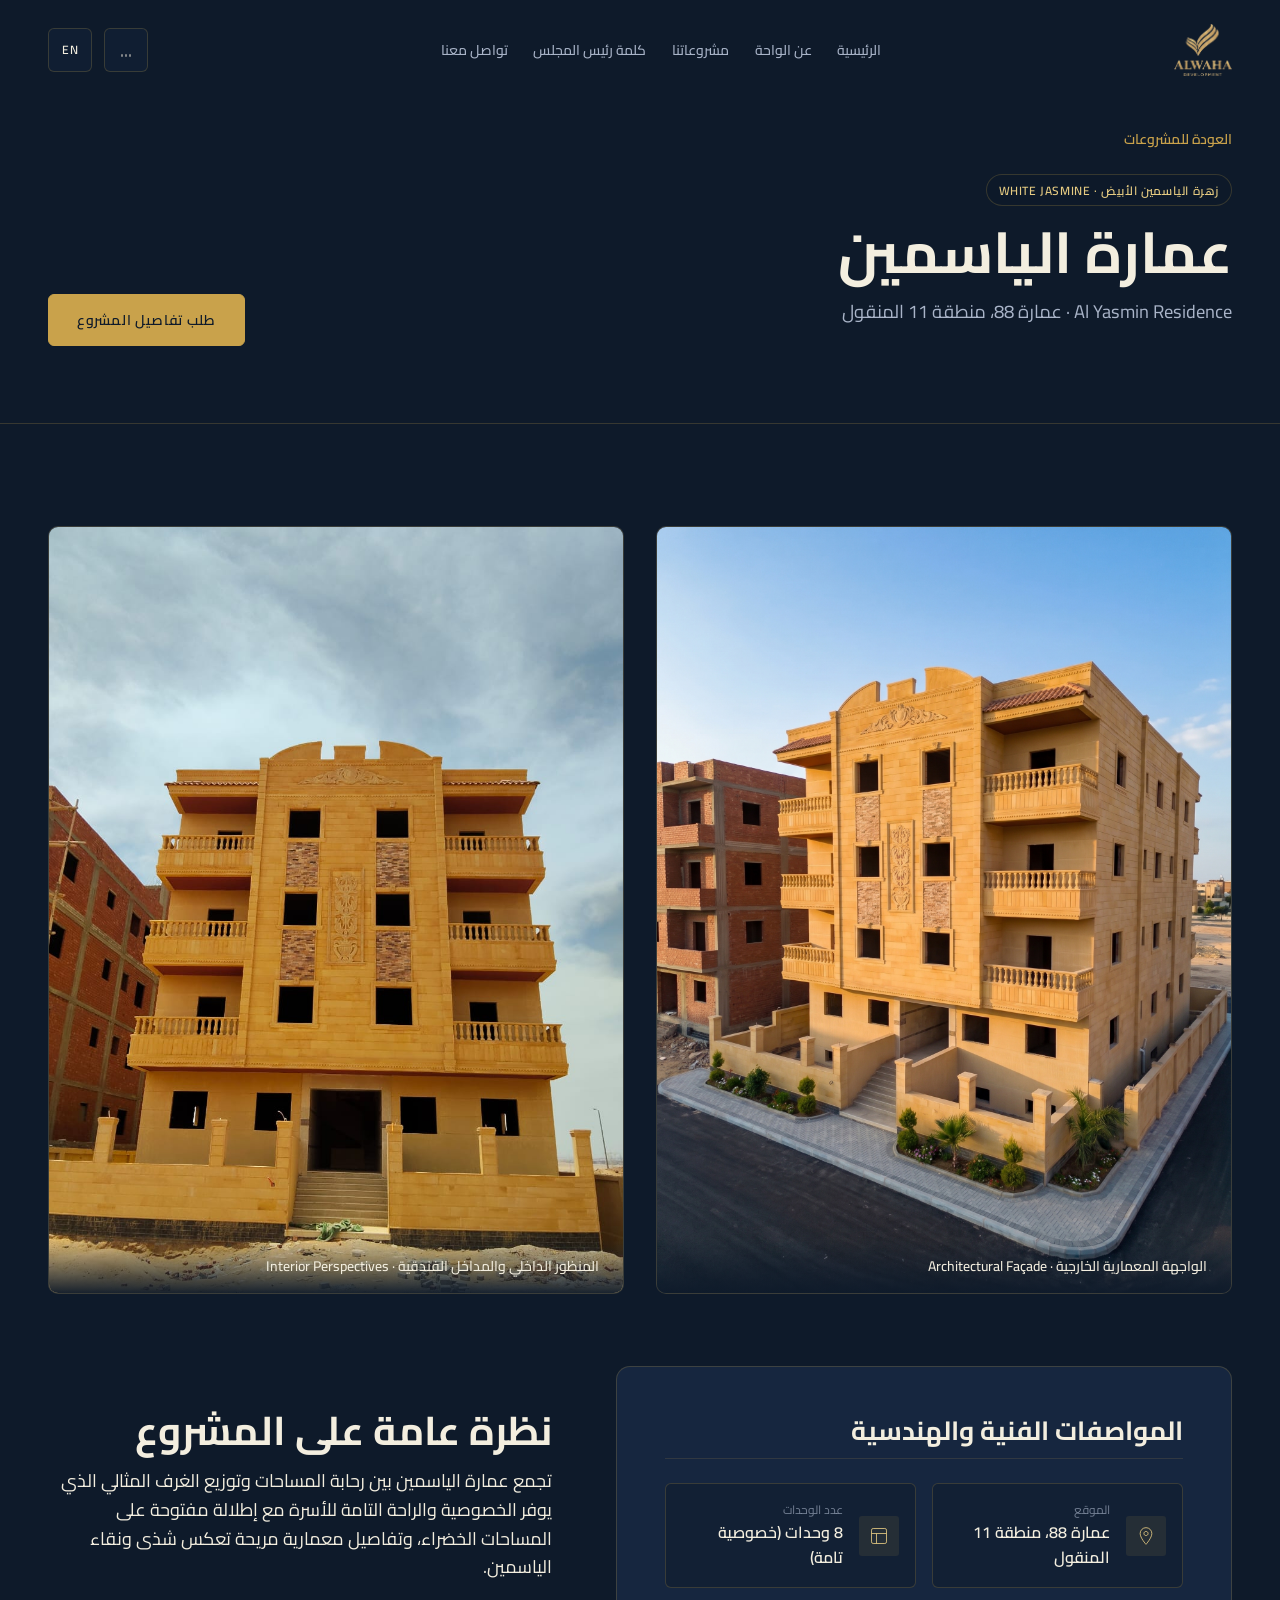
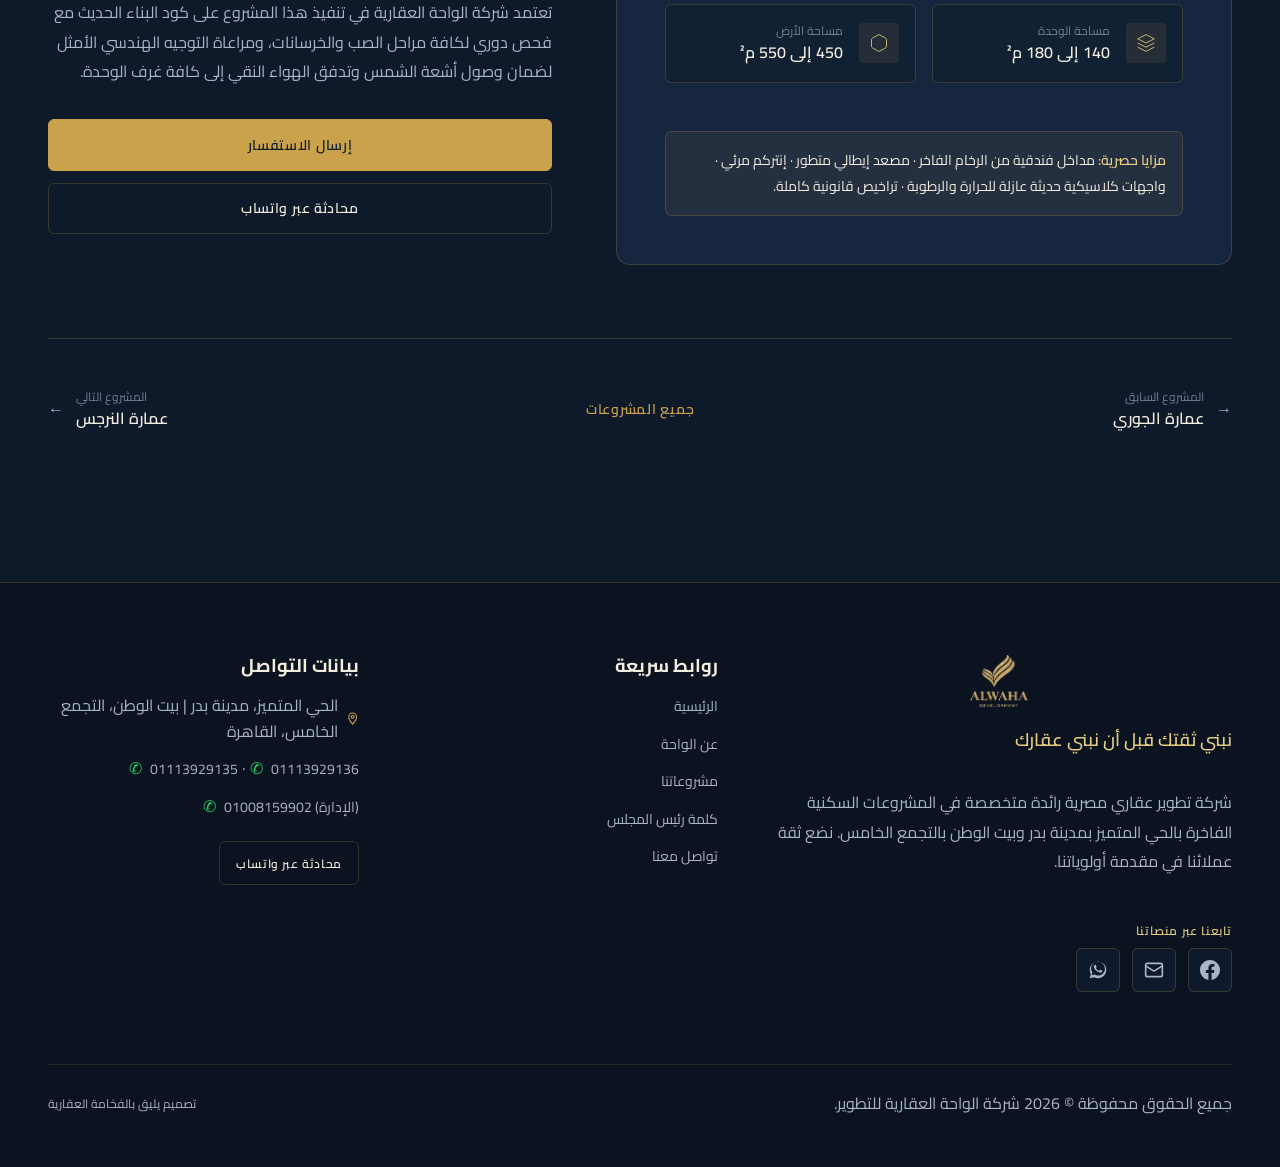
<file: pages/project-al-yasmin.html>
<!DOCTYPE html>
<html lang="ar" dir="rtl">

<head>
  <meta charset="UTF-8">
  <meta name="viewport" content="width=device-width, initial-scale=1.0">
  <title>عمارة الياسمين (Al Yasmin Residence) | الواحة العقارية للتطوير</title>
  <meta name="description"
    content="عمارة الياسمين بالحي المتميز بمدينة بدر. عمارة 88، منطقة 11 المنقول. 8 وحدات سكنية بمساحات من 140 إلى 180 م². الواحة العقارية.">
    <meta name="author" content="شركة الواحة العقارية للتطوير - Alwaha Development">
  <meta name="robots" content="index, follow, max-image-preview:large">
  <link rel="canonical" href="https://elwahaprofile.vercel.app/pages/project-al-yasmin.html">

  <!-- Open Graph -->
  <meta property="og:url" content="https://elwahaprofile.vercel.app/pages/project-al-yasmin.html">
  <meta property="og:site_name" content="الواحة العقارية للتطوير - Alwaha Development">
  <meta property="og:locale" content="ar_AR">
  <meta property="og:title" content="عمارة الياسمين | الواحة العقارية للتطوير">
  <meta property="og:description" content="عمارة 88، منطقة 11 المنقول - 8 وحدات فاخرة، مساحات 140 إلى 180 م².">
  <meta property="og:image" content="../assets/images/projects/al-yasmin/facade.jpg">
  <meta property="og:type" content="article">

    <!-- Twitter Cards -->
  <meta name="twitter:card" content="summary">
  <meta name="twitter:url" content="https://elwahaprofile.vercel.app/pages/project-al-yasmin.html">
  <meta name="twitter:image" content="https://elwahaprofile.vercel.app/assets/images/logo/logo.png">

  <!-- Favicon -->
  <link rel="icon" type="image/svg+xml" href="../assets/images/logo/logo-mark.png">
  <link rel="apple-touch-icon" href="../assets/images/logo/logo-mark.png">

  <!-- Stylesheets -->
  <link rel="stylesheet" href="../css/variables.css">
  <link rel="stylesheet" href="../css/reset.css">
  <link rel="stylesheet" href="../css/base.css">
  <link rel="stylesheet" href="../css/layout.css">
  <link rel="stylesheet" href="../css/components.css">
  <link rel="stylesheet" href="../css/animations.css">
  <link rel="stylesheet" href="../css/pages/projects.css">
</head>

<body data-page-title-key="nav_projects">

  <a href="#main-content" class="skip-to-content" data-i18n="skip_to_content">الانتقال إلى المحتوى الرئيسي</a>

  <!-- Header -->
  <header class="site-header" role="banner">
    <div class="container header__inner">
      <a href="../index.html" class="site-logo" aria-label="الواحة العقارية">
        <img src="../assets/images/logo/logo.png" alt="الواحة العقارية" class="site-logo__img" width="180" height="52">
      </a>

      <nav class="main-nav" role="navigation" aria-label="القائمة الرئيسية">
        <ul class="nav__list">
          <li><a href="../index.html" class="nav__link" data-i18n="nav_home">الرئيسية</a></li>
          <li><a href="about.html" class="nav__link" data-i18n="nav_about">عن الواحة</a></li>
          <li><a href="projects.html" class="nav__link is-active" data-i18n="nav_projects">مشروعاتنا</a></li>
          <li><a href="chairman.html" class="nav__link" data-i18n="nav_chairman">كلمة رئيس المجلس</a></li>
          <li><a href="contact.html" class="nav__link" data-i18n="nav_contact">تواصل معنا</a></li>
        </ul>
      </nav>

      <div class="header__controls">
        <button type="button" class="btn-control btn-sound-toggle is-muted" aria-label="تشغيل الصوت">
          <div class="sound-bars" aria-hidden="true">
            <span class="sound-bar"></span>
            <span class="sound-bar"></span>
            <span class="sound-bar"></span>
          </div>
        </button>
        <button type="button" class="btn-control btn-lang-toggle" aria-label="Switch Language">EN</button>
        <button type="button" class="menu-toggle" aria-label="فتح القائمة" aria-expanded="false">
          <span></span><span></span><span></span>
        </button>
      </div>
    </div>
  </header>

  <!-- Mobile Drawer -->
    <!-- Mobile Drawer -->
  <div class="mobile-nav" role="dialog" aria-modal="true" aria-label="قائمة الموبايل">
    <ul class="mobile-nav__list">
      <li><a href="../index.html" class="mobile-nav__link" data-i18n="nav_home">الرئيسية</a></li>
      <li><a href="about.html" class="mobile-nav__link" data-i18n="nav_about">عن الواحة</a></li>
      <li><a href="projects.html" class="mobile-nav__link is-active" data-i18n="nav_projects">مشروعاتنا</a></li>
      <li><a href="chairman.html" class="mobile-nav__link" data-i18n="nav_chairman">كلمة رئيس المجلس</a></li>
      <li><a href="contact.html" class="mobile-nav__link" data-i18n="nav_contact">تواصل معنا</a></li>
    </ul>
    <div class="mobile-nav__footer">
      <p class="text-steel" style="font-size: var(--text-sm);" data-i18n="brand_location">
        الحي المتميز، مدينة بدر | بيت الوطن، التجمع الخامس، القاهرة
      </p>
      <div class="mobile-nav__phones">
        <a href="tel:01113929136" class="mobile-nav__phone-link">01113929136</a>
        <a href="https://wa.me/201113929136" target="_blank" rel="noopener noreferrer"
          class="mobile-nav__wa-link" aria-label="محادثة واتساب 01113929136">
          <svg viewBox="0 0 24 24"><path d="M12.04 2c-5.46 0-9.91 4.45-9.91 9.91 0 1.75.46 3.45 1.32 4.95L2.05 22l5.25-1.38c1.45.79 3.08 1.21 4.74 1.21 5.46 0 9.91-4.45 9.91-9.91 0-2.65-1.03-5.14-2.9-7.01A9.816 9.816 0 0 0 12.04 2zm.01 16.67c-1.49 0-2.95-.4-4.22-1.15l-.3-.18-3.13.82.84-3.05-.2-.31a8.196 8.196 0 0 1-1.26-4.39c0-4.54 3.7-8.24 8.25-8.24 2.2 0 4.28.86 5.84 2.42a8.214 8.214 0 0 1 2.41 5.83c0 4.55-3.7 8.25-8.23 8.25zm4.52-6.17c-.25-.12-1.47-.72-1.7-.81-.23-.08-.39-.12-.56.12-.16.25-.64.81-.79.97-.14.17-.29.19-.54.06-.25-.12-1.05-.39-2-1.23-.74-.66-1.24-1.47-1.38-1.72-.14-.25-.01-.38.11-.51.11-.11.25-.29.37-.43.12-.15.17-.25.25-.42.08-.17.04-.31-.02-.43-.06-.12-.56-1.35-.76-1.85-.2-.48-.41-.42-.56-.43h-.48c-.16 0-.43.06-.66.31-.23.25-.87.85-.87 2.07 0 1.22.89 2.4 1.01 2.57.12.17 1.75 2.67 4.24 3.75.59.26 1.06.41 1.42.52.6.19 1.14.16 1.57.1.48-.07 1.47-.6 1.68-1.18.21-.58.21-1.08.14-1.18-.06-.11-.23-.17-.48-.29z"/></svg>
        </a>
      </div>
      <div class="mobile-nav__social">
        <a href="https://www.facebook.com/alwaha.realestats/?locale=ar_AR" target="_blank" rel="noopener noreferrer"
          class="mobile-nav__social-link" aria-label="فيسبوك الواحة العقارية" title="Facebook">
          <svg viewBox="0 0 24 24" fill="currentColor"><path d="M24 12.073c0-6.627-5.373-12-12-12s-12 5.373-12 12c0 5.99 4.388 10.954 10.125 11.854v-8.385H7.078v-3.47h3.047V9.43c0-3.007 1.792-4.669 4.533-4.669 1.312 0 2.686.235 2.686.235v2.953H15.83c-1.491 0-1.956.925-1.956 1.874v2.25h3.328l-.532 3.47h-2.796v8.385C19.612 23.027 24 18.062 24 12.073z"/></svg>
        </a>
        <a href="mailto:info@elwahagroup.com" class="mobile-nav__social-link" aria-label="البريد الإلكتروني" title="Email">
          <svg viewBox="0 0 24 24" fill="none" stroke="currentColor" stroke-width="2"><rect x="2" y="4" width="20" height="16" rx="2"/><path d="m22 7-8.97 5.7a1.94 1.94 0 0 1-2.06 0L2 7"/></svg>
        </a>
        <a href="https://whatsapp.com/channel/0029VbENyZl6GcGNzDdh3d0A" target="_blank" rel="noopener noreferrer"
          class="mobile-nav__social-link" aria-label="قناة واتساب الرسمية" title="WhatsApp Channel">
          <svg viewBox="0 0 24 24" fill="currentColor"><path d="M12.04 2c-5.46 0-9.91 4.45-9.91 9.91 0 1.75.46 3.45 1.32 4.95L2.05 22l5.25-1.38c1.45.79 3.08 1.21 4.74 1.21 5.46 0 9.91-4.45 9.91-9.91 0-2.65-1.03-5.14-2.9-7.01A9.816 9.816 0 0 0 12.04 2zm.01 16.67c-1.49 0-2.95-.4-4.22-1.15l-.3-.18-3.13.82.84-3.05-.2-.31a8.196 8.196 0 0 1-1.26-4.39c0-4.54 3.7-8.24 8.25-8.24 2.2 0 4.28.86 5.84 2.42a8.214 8.214 0 0 1 2.41 5.83c0 4.55-3.7 8.25-8.23 8.25zm4.52-6.17c-.25-.12-1.47-.72-1.7-.81-.23-.08-.39-.12-.56.12-.16.25-.64.81-.79.97-.14.17-.29.19-.54.06-.25-.12-1.05-.39-2-1.23-.74-.66-1.24-1.47-1.38-1.72-.14-.25-.01-.38.11-.51.11-.11.25-.29.37-.43.12-.15.17-.25.25-.42.08-.17.04-.31-.02-.43-.06-.12-.56-1.35-.76-1.85-.2-.48-.41-.42-.56-.43h-.48c-.16 0-.43.06-.66.31-.23.25-.87.85-.87 2.07 0 1.22.89 2.4 1.01 2.57.12.17 1.75 2.67 4.24 3.75.59.26 1.06.41 1.42.52.6.19 1.14.16 1.57.1.48-.07 1.47-.6 1.68-1.18.21-.58.21-1.08.14-1.18-.06-.11-.23-.17-.48-.29z"/></svg>
        </a>
      </div>
    </div>
  </div>

  <main id="main-content">

    <!-- Project Breadcrumb & Title Hero -->
    <section class="project-details__hero">
      <div class="container">
        <a href="projects.html" class="project-details__back" data-i18n="btn_back_to_projects">
          &rarr; العودة إلى دليل المشروعات
        </a>

        <div class="project-details__header" data-reveal>
          <div>
            <span class="project-card__badge"
              style="position: static; display: inline-block; margin-block-end: 12px;">زهرة الياسمين الأبيض · WHITE
              JASMINE</span>
            <h1 class="page-hero__title" style="text-align: start; margin-block-end: 8px;">عمارة الياسمين</h1>
            <p class="text-steel" style="font-size: var(--text-h4);">Al Yasmin Residence · عمارة 88، منطقة 11 المنقول
            </p>
          </div>
          <div>
            <a href="contact.html?project=al-yasmin" class="btn btn--primary" data-i18n="btn_request_details">
              طلب تفاصيل المشروع وحجز معاينة
            </a>
          </div>
        </div>
      </div>
    </section>

    <!-- Project Details Body & 2 Portrait Gallery -->
    <section class="section">
      <div class="container">

        <!-- Two Tall Portrait Images (Hover Swap / Side by Side) -->
        <div class="project-details__gallery" data-reveal>
          <div class="gallery-portrait">
            <img src="../assets/images/projects/al-yasmin/facade.jpg"
              alt="عمارة الياسمين - الواجهة المعمارية الخارجية" width="800" height="1067" loading="lazy">
            <div class="gallery-portrait__caption">
              <span>الواجهة المعمارية الخارجية · Architectural Façade</span>
            </div>
          </div>
          <div class="gallery-portrait">
            <img src="../assets/images/projects/al-yasmin/site.jpg" alt="عمارة الياسمين - المنظور الداخلي والمداخل"
              width="800" height="1067" loading="lazy">
            <div class="gallery-portrait__caption">
              <span>المنظور الداخلي والمداخل الفندقية · Interior Perspectives</span>
            </div>
          </div>
        </div>

        <!-- Specifications Panel & Narrative -->
        <div class="split-layout" style="align-items: flex-start;">
          <div data-reveal data-reveal-delay="100">
            <div class="specs-panel">
              <h2 class="specs-panel__title" data-i18n="project_specs">المواصفات الفنية والهندسية</h2>

              <div class="specs-list">
                <div class="spec-box">
                  <div class="spec-box__icon" aria-hidden="true">
                    <svg viewBox="0 0 24 24">
                      <path
                        d="M12 2C8.13 2 5 5.13 5 9c0 5.25 7 13 7 13s7-7.75 7-13c0-3.87-3.13-7-7-7zm0 9.5c-1.38 0-2.5-1.12-2.5-2.5s1.12-2.5 2.5-2.5 2.5 1.12 2.5 2.5-1.12 2.5-2.5 2.5z" />
                    </svg>
                  </div>
                  <div class="spec-box__content">
                    <span class="spec-box__label" data-i18n="spec_location">الموقع الدقيق</span>
                    <span class="spec-box__val">عمارة 88، منطقة 11 المنقول</span>
                  </div>
                </div>

                <div class="spec-box">
                  <div class="spec-box__icon" aria-hidden="true">
                    <svg viewBox="0 0 24 24">
                      <rect x="3" y="3" width="18" height="18" rx="2" />
                      <path d="M3 9h18M9 21V9" />
                    </svg>
                  </div>
                  <div class="spec-box__content">
                    <span class="spec-box__label" data-i18n="spec_units">عدد الوحدات السكنية</span>
                    <span class="spec-box__val">8 وحدات (خصوصية تامة)</span>
                  </div>
                </div>

                <div class="spec-box">
                  <div class="spec-box__icon" aria-hidden="true">
                    <svg viewBox="0 0 24 24">
                      <polygon points="12 2 2 7 12 12 22 7 12 2" />
                      <polyline points="2 17 12 22 22 17" />
                      <polyline points="2 12 12 17 22 12" />
                    </svg>
                  </div>
                  <div class="spec-box__content">
                    <span class="spec-box__label" data-i18n="spec_unit_area">مساحات الوحدات</span>
                    <span class="spec-box__val">140 إلى 180 م²</span>
                  </div>
                </div>

                <div class="spec-box">
                  <div class="spec-box__icon" aria-hidden="true">
                    <svg viewBox="0 0 24 24">
                      <path
                        d="M21 16V8a2 2 0 0 0-1-1.73l-7-4a2 2 0 0 0-2 0l-7 4A2 2 0 0 0 3 8v8a2 2 0 0 0 1 1.73l7 4a2 2 0 0 0 2 0l7-4A2 2 0 0 0 21 16z" />
                    </svg>
                  </div>
                  <div class="spec-box__content">
                    <span class="spec-box__label" data-i18n="spec_plot_area">مساحة الأرض (المشروع)</span>
                    <span class="spec-box__val">450 إلى 550 م²</span>
                  </div>
                </div>
              </div>

              <div
                style="background: rgba(201, 162, 75, 0.08); border-radius: var(--radius-sm); padding: var(--space-md); border: 1px solid var(--color-gold-muted);">
                <p class="text-ivory" style="font-size: var(--text-sm); margin-block-end: 0;">
                  <strong class="text-gold-light">مزايا حصرية:</strong> مداخل فندقية من الرخام الفاخر · مصعد إيطالي
                  متطور · إنتركم مرئي · واجهات كلاسيكية حديثة عازلة للحرارة والرطوبة · تراخيص قانونية كاملة.
                </p>
              </div>
            </div>
          </div>

          <div data-reveal data-reveal-delay="200">
            <span class="gold-hairline"></span>
            <h2 class="section__title" data-i18n="project_overview">نظرة عامة على المشروع</h2>
            <p class="lead" style="color: var(--color-ivory);">
              تجمع عمارة الياسمين بين رحابة المساحات وتوزيع الغرف المثالي الذي يوفر الخصوصية والراحة التامة للأسرة مع
              إطلالة مفتوحة على المساحات الخضراء، وتفاصيل معمارية مريحة تعكس شذى ونقاء الياسمين.
            </p>
            <p>
              تعتمد شركة الواحة العقارية في تنفيذ هذا المشروع على كود البناء الحديث مع فحص دوري لكافة مراحل الصب
              والخرسانات، ومراعاة التوجيه الهندسي الأمثل لضمان وصول أشعة الشمس وتدفق الهواء النقي إلى كافة غرف الوحدة.
            </p>
            <div style="margin-block-start: var(--space-xl);">
              <a href="contact.html?project=al-yasmin" class="btn btn--primary"
                style="width: 100%; justify-content: center;" data-i18n="btn_send_inquiry">
                طلب موعد معاينة ميدانية
              </a>
              <div style="margin-block-start: var(--space-sm); text-align: center;">
                <a href="https://wa.me/201113929136?text=%D9%85%D8%B1%D8%AD%D8%A8%D8%A7%D9%8B%D8%8C%20%D8%A3%D9%88%D8%AF%20%D8%A7%D9%84%D8%A7%D8%B3%D8%AA%D9%81%D8%B3%D8%A7%D8%B1%20%D8%B9%D9%86%20%D8%AA%D9%81%D8%A7%D8%B5%D9%8A%D9%84%20%D8%B9%D9%85%D8%A7%D8%B1%D8%A9%20%D8%A7%D9%84%D9%8A%D8%A7%D8%B3%D9%85%D9%8A%D9%86%20%D8%A8%D8%A7%D9%84%D8%AD%D9%8A%20%D8%A7%D9%84%D9%85%D8%AA%D9%85%D9%8A%D8%B2"
                  target="_blank" rel="noopener noreferrer" class="btn btn--secondary"
                  style="width: 100%; justify-content: center;" data-i18n="btn_whatsapp">
                  تواصل عبر واتساب فوراً
                </a>
              </div>
            </div>
          </div>
        </div>

        <!-- Project Pagination (Prev / Next) -->
        <nav class="project-pagination" aria-label="التنقل بين المشروعات" data-reveal>
          <a href="project-al-gouri.html" class="project-pagination__link">
            &rarr;
            <div>
              <div class="project-pagination__label" data-i18n="prev_project">المشروع السابق</div>
              <div class="project-pagination__name">عمارة الجوري</div>
            </div>
          </a>

          <a href="projects.html" class="btn btn--text" data-i18n="btn_all_projects">جميع المشروعات (7)</a>

          <a href="project-al-narges.html" class="project-pagination__link" style="text-align: end;">
            <div>
              <div class="project-pagination__label" data-i18n="next_project">المشروع التالي</div>
              <div class="project-pagination__name">عمارة النرجس</div>
            </div>
            &larr;
          </a>
        </nav>

      </div>
    </section>

  </main>

  <!-- Footer -->
    <!-- Footer -->
  <footer class="site-footer" role="contentinfo">
    <div class="container">
      <div class="footer__grid">
        <div class="footer__brand">
          <img src="../assets/images/logo/logo.png" alt="الواحة العقارية" class="site-logo__img" width="180" height="52"
            loading="lazy">
          <p class="footer__tagline" data-i18n="brand_tagline">نبني ثقتك قبل أن نبني عقارك</p>
          <p data-i18n="footer_about">
            شركة تطوير عقاري مصرية رائدة متخصصة في المشروعات السكنية الفاخرة بالحي المتميز بمدينة بدر وبيت الوطن بالتجمع الخامس. نضع ثقة عملائنا في مقدمة أولوياتنا.
          </p>

          <div class="footer__social-wrap">
            <span class="footer__social-label" data-i18n="footer_follow">تابعنا عبر منصاتنا</span>
            <div class="footer__social">
              <a href="https://www.facebook.com/alwaha.realestats/?locale=ar_AR" target="_blank" rel="noopener noreferrer"
                class="footer__social-link footer__social-link--fb" aria-label="Facebook - صفحتنا على فيسبوك" title="Facebook">
                <svg viewBox="0 0 24 24" fill="currentColor"><path d="M24 12.073c0-6.627-5.373-12-12-12s-12 5.373-12 12c0 5.99 4.388 10.954 10.125 11.854v-8.385H7.078v-3.47h3.047V9.43c0-3.007 1.792-4.669 4.533-4.669 1.312 0 2.686.235 2.686.235v2.953H15.83c-1.491 0-1.956.925-1.956 1.874v2.25h3.328l-.532 3.47h-2.796v8.385C19.612 23.027 24 18.062 24 12.073z"/></svg>
              </a>
              <a href="mailto:info@elwahagroup.com" class="footer__social-link footer__social-link--mail" aria-label="البريد الإلكتروني" title="info@elwahagroup.com">
                <svg viewBox="0 0 24 24" fill="none" stroke="currentColor" stroke-width="2"><rect x="2" y="4" width="20" height="16" rx="2"/><path d="m22 7-8.97 5.7a1.94 1.94 0 0 1-2.06 0L2 7"/></svg>
              </a>
              <a href="https://whatsapp.com/channel/0029VbENyZl6GcGNzDdh3d0A" target="_blank" rel="noopener noreferrer"
                class="footer__social-link footer__social-link--wa" aria-label="قناة واتساب الرسمية" title="WhatsApp Channel">
                <svg viewBox="0 0 24 24" fill="currentColor"><path d="M12.04 2c-5.46 0-9.91 4.45-9.91 9.91 0 1.75.46 3.45 1.32 4.95L2.05 22l5.25-1.38c1.45.79 3.08 1.21 4.74 1.21 5.46 0 9.91-4.45 9.91-9.91 0-2.65-1.03-5.14-2.9-7.01A9.816 9.816 0 0 0 12.04 2zm.01 16.67c-1.49 0-2.95-.4-4.22-1.15l-.3-.18-3.13.82.84-3.05-.2-.31a8.196 8.196 0 0 1-1.26-4.39c0-4.54 3.7-8.24 8.25-8.24 2.2 0 4.28.86 5.84 2.42a8.214 8.214 0 0 1 2.41 5.83c0 4.55-3.7 8.25-8.23 8.25zm4.52-6.17c-.25-.12-1.47-.72-1.7-.81-.23-.08-.39-.12-.56.12-.16.25-.64.81-.79.97-.14.17-.29.19-.54.06-.25-.12-1.05-.39-2-1.23-.74-.66-1.24-1.47-1.38-1.72-.14-.25-.01-.38.11-.51.11-.11.25-.29.37-.43.12-.15.17-.25.25-.42.08-.17.04-.31-.02-.43-.06-.12-.56-1.35-.76-1.85-.2-.48-.41-.42-.56-.43h-.48c-.16 0-.43.06-.66.31-.23.25-.87.85-.87 2.07 0 1.22.89 2.4 1.01 2.57.12.17 1.75 2.67 4.24 3.75.59.26 1.06.41 1.42.52.6.19 1.14.16 1.57.1.48-.07 1.47-.6 1.68-1.18.21-.58.21-1.08.14-1.18-.06-.11-.23-.17-.48-.29z"/></svg>
              </a>
            </div>
          </div>
        </div>

        <div>
          <h4 class="footer__title" data-i18n="footer_quick_links">روابط سريعة</h4>
          <ul class="footer__links">
            <li><a href="../index.html" class="footer__link" data-i18n="nav_home">الرئيسية</a></li>
            <li><a href="about.html" class="footer__link" data-i18n="nav_about">عن الواحة</a></li>
            <li><a href="projects.html" class="footer__link" data-i18n="nav_projects">مشروعاتنا (7 عمارات)</a></li>
            <li><a href="chairman.html" class="footer__link" data-i18n="nav_chairman">كلمة رئيس مجلس الإدارة</a></li>
            <li><a href="contact.html" class="footer__link" data-i18n="nav_contact">تواصل معنا</a></li>
          </ul>
        </div>

        <div>
          <h4 class="footer__title" data-i18n="footer_contact_info">بيانات التواصل</h4>
          <ul class="footer__links">
            <li class="text-steel" style="display: flex; gap: 8px;">
              <svg width="18" height="18" viewBox="0 0 24 24" fill="none" stroke="var(--color-gold)" stroke-width="2">
                <path
                  d="M12 2C8.13 2 5 5.13 5 9c0 5.25 7 13 7 13s7-7.75 7-13c0-3.87-3.13-7-7-7zm0 9.5c-1.38 0-2.5-1.12-2.5-2.5s1.12-2.5 2.5-2.5 2.5 1.12 2.5 2.5-1.12 2.5-2.5 2.5z" />
              </svg>
              <span data-i18n="brand_location">الحي المتميز، مدينة بدر | بيت الوطن، التجمع الخامس، القاهرة</span>
            </li>
            <li>
              <a href="tel:01113929136" class="footer__link"
                style="direction: ltr; display: inline-block;">01113929136</a>
              <a href="https://wa.me/201113929136" target="_blank" rel="noopener noreferrer" style="color: #25D366; margin-inline-start: 4px;" aria-label="واتساب">✆</a> ·
              <a href="tel:01113929135" class="footer__link"
                style="direction: ltr; display: inline-block;">01113929135</a>
              <a href="https://wa.me/201113929135" target="_blank" rel="noopener noreferrer" style="color: #25D366; margin-inline-start: 4px;" aria-label="واتساب">✆</a>
            </li>
            <li>
              <a href="tel:01008159902" class="footer__link" style="direction: ltr; display: inline-block;">01008159902
                (الإدارة)</a>
              <a href="https://wa.me/201008159902" target="_blank" rel="noopener noreferrer" style="color: #25D366; margin-inline-start: 4px;" aria-label="واتساب الإدارة">✆</a>
            </li>
            <li style="margin-top: 10px;">
              <a href="https://wa.me/201113929136" target="_blank" rel="noopener noreferrer" class="btn btn--secondary"
                style="padding: 0.5rem 1rem; font-size: var(--text-xs); gap: 6px;" data-i18n="btn_whatsapp">
                <svg width="14" height="14" viewBox="0 0 24 24" fill="currentColor"><path d="M12.04 2c-5.46 0-9.91 4.45-9.91 9.91 0 1.75.46 3.45 1.32 4.95L2.05 22l5.25-1.38c1.45.79 3.08 1.21 4.74 1.21 5.46 0 9.91-4.45 9.91-9.91 0-2.65-1.03-5.14-2.9-7.01A9.816 9.816 0 0 0 12.04 2zm.01 16.67c-1.49 0-2.95-.4-4.22-1.15l-.3-.18-3.13.82.84-3.05-.2-.31a8.196 8.196 0 0 1-1.26-4.39c0-4.54 3.7-8.24 8.25-8.24 2.2 0 4.28.86 5.84 2.42a8.214 8.214 0 0 1 2.41 5.83c0 4.55-3.7 8.25-8.23 8.25zm4.52-6.17c-.25-.12-1.47-.72-1.7-.81-.23-.08-.39-.12-.56.12-.16.25-.64.81-.79.97-.14.17-.29.19-.54.06-.25-.12-1.05-.39-2-1.23-.74-.66-1.24-1.47-1.38-1.72-.14-.25-.01-.38.11-.51.11-.11.25-.29.37-.43.12-.15.17-.25.25-.42.08-.17.04-.31-.02-.43-.06-.12-.56-1.35-.76-1.85-.2-.48-.41-.42-.56-.43h-.48c-.16 0-.43.06-.66.31-.23.25-.87.85-.87 2.07 0 1.22.89 2.4 1.01 2.57.12.17 1.75 2.67 4.24 3.75.59.26 1.06.41 1.42.52.6.19 1.14.16 1.57.1.48-.07 1.47-.6 1.68-1.18.21-.58.21-1.08.14-1.18-.06-.11-.23-.17-.48-.29z"/></svg>
                محادثة واتساب مباشرة
              </a>
            </li>
          </ul>
        </div>
      </div>

      <div class="footer__bottom">
        <p data-i18n="footer_rights">جميع الحقوق محفوظة © 2026 شركة الواحة العقارية للتطوير.</p>
        <p class="text-steel-muted" style="font-size: var(--text-xs);" data-i18n="footer_designed_for">تصميم يليق
          بالفخامة العقارية</p>
      </div>
    </div>
  </footer>

  <script type="module" src="../js/main.js"></script>
</body>

</html>
</file>
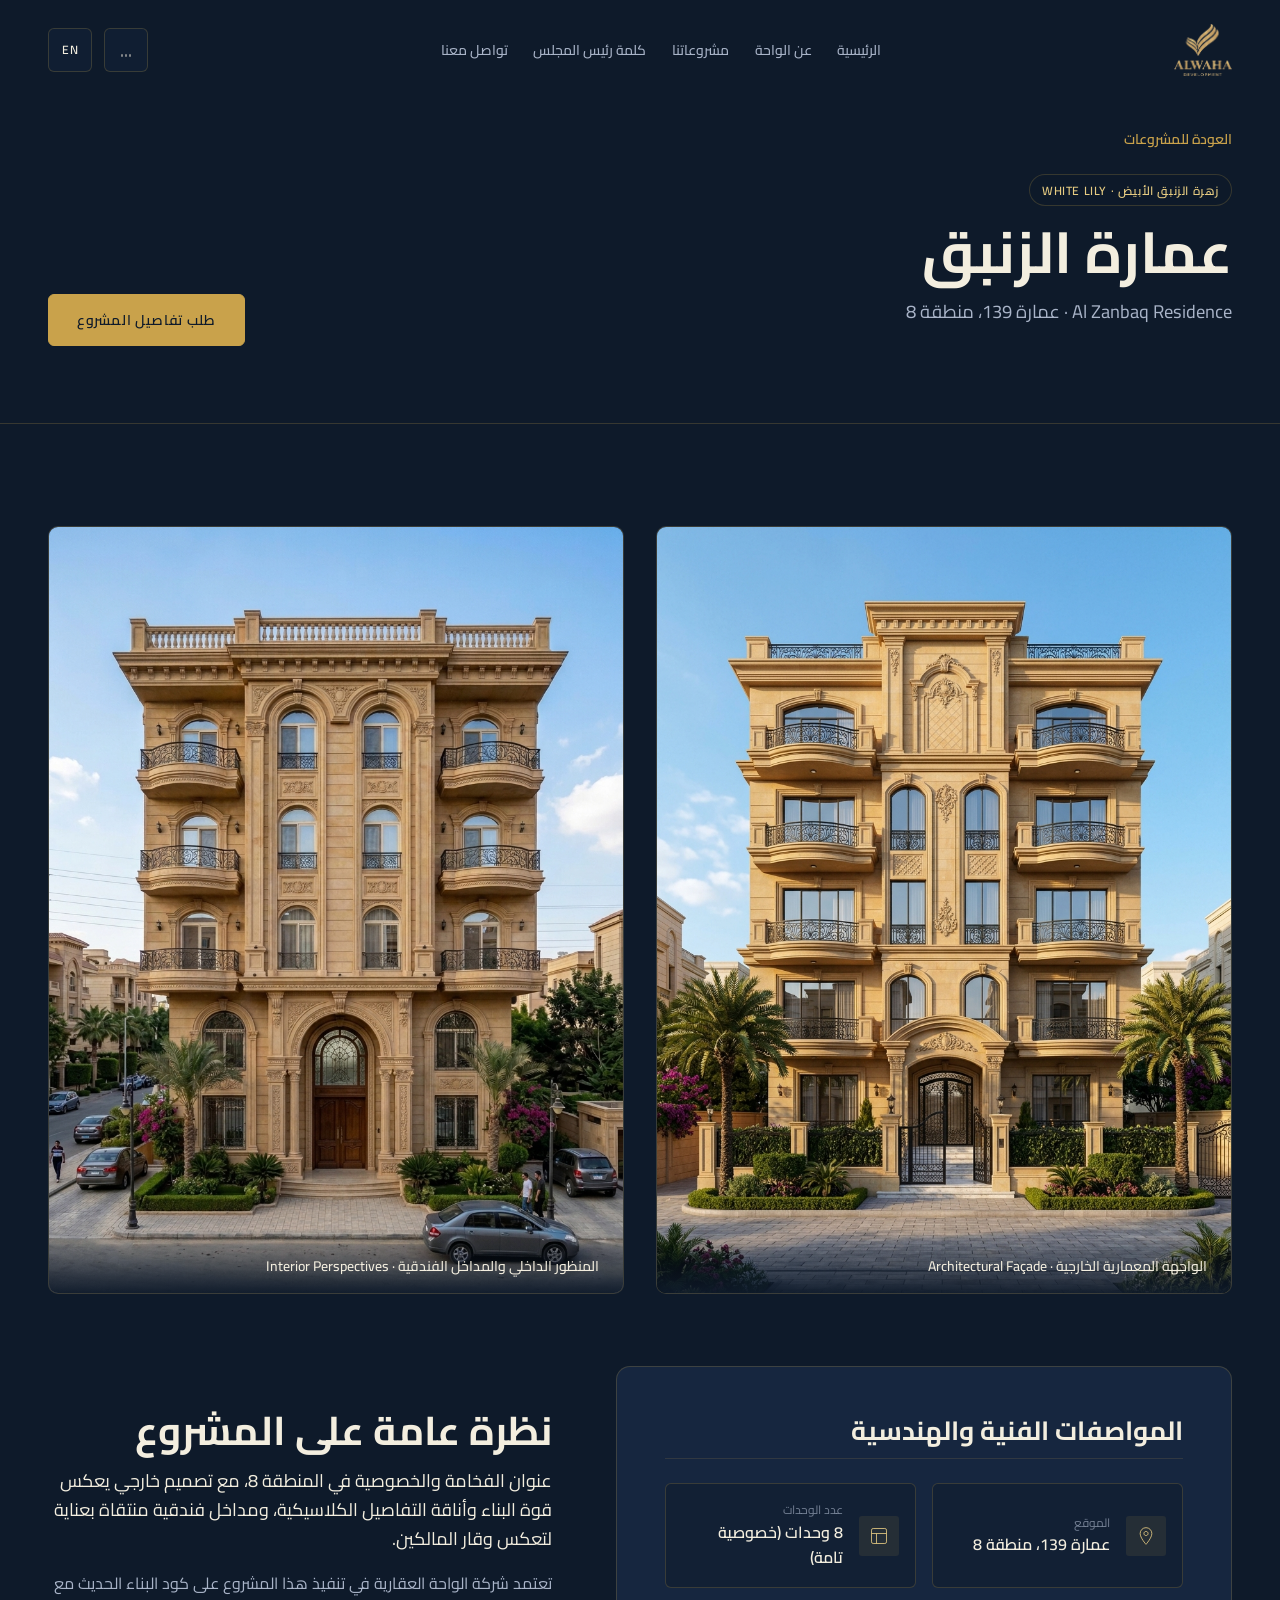
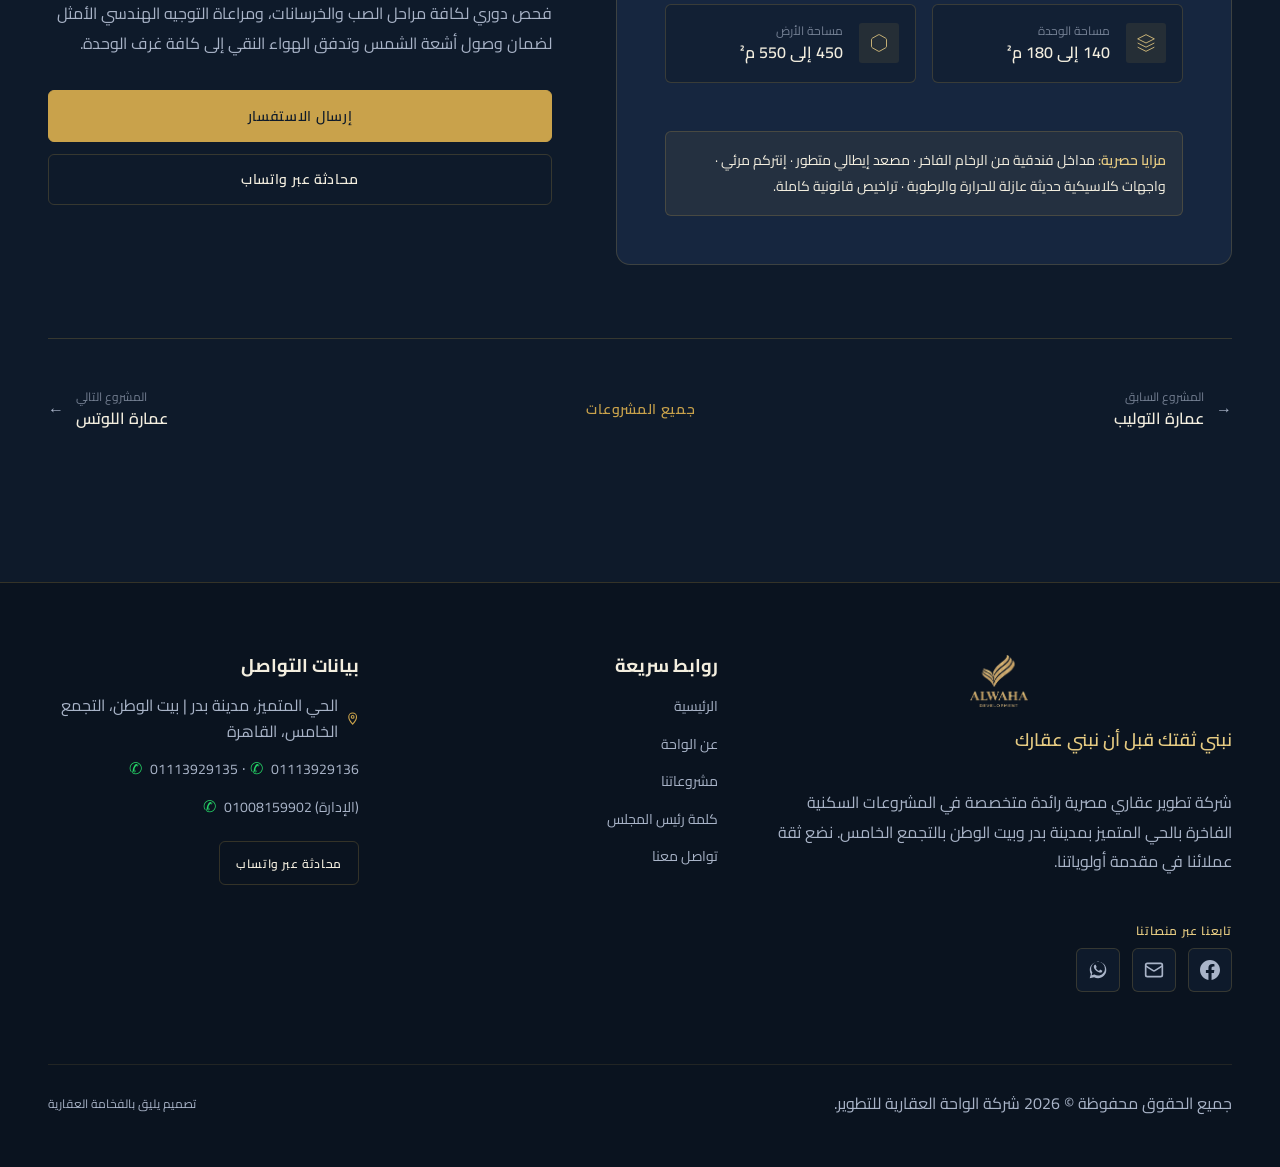
<file: pages/project-al-zanbaq.html>
<!DOCTYPE html>
<html lang="ar" dir="rtl">

<head>
  <meta charset="UTF-8">
  <meta name="viewport" content="width=device-width, initial-scale=1.0">
  <title>عمارة الزنبق (Al Zanbaq Residence) | الواحة العقارية للتطوير</title>
  <meta name="description"
    content="عمارة الزنبق بالحي المتميز بمدينة بدر. عمارة 139، منطقة 8. 8 وحدات سكنية بمساحات من 140 إلى 180 م². الواحة العقارية.">
    <meta name="author" content="شركة الواحة العقارية للتطوير - Alwaha Development">
  <meta name="robots" content="index, follow, max-image-preview:large">
  <link rel="canonical" href="https://elwahaprofile.vercel.app/pages/project-al-zanbaq.html">

  <!-- Open Graph -->
  <meta property="og:url" content="https://elwahaprofile.vercel.app/pages/project-al-zanbaq.html">
  <meta property="og:site_name" content="الواحة العقارية للتطوير - Alwaha Development">
  <meta property="og:locale" content="ar_AR">
  <meta property="og:title" content="عمارة الزنبق | الواحة العقارية للتطوير">
  <meta property="og:description" content="عمارة 139، منطقة 8 - 8 وحدات فاخرة، مساحات 140 إلى 180 م².">
  <meta property="og:image" content="../assets/images/projects/al-zanbaq/facade.jpg">
  <meta property="og:type" content="article">

    <!-- Twitter Cards -->
  <meta name="twitter:card" content="summary">
  <meta name="twitter:url" content="https://elwahaprofile.vercel.app/pages/project-al-zanbaq.html">
  <meta name="twitter:image" content="https://elwahaprofile.vercel.app/assets/images/logo/logo.png">

  <!-- Favicon -->
  <link rel="icon" type="image/svg+xml" href="../assets/images/logo/logo-mark.png">
  <link rel="apple-touch-icon" href="../assets/images/logo/logo-mark.png">

  <!-- Stylesheets -->
  <link rel="stylesheet" href="../css/variables.css">
  <link rel="stylesheet" href="../css/reset.css">
  <link rel="stylesheet" href="../css/base.css">
  <link rel="stylesheet" href="../css/layout.css">
  <link rel="stylesheet" href="../css/components.css">
  <link rel="stylesheet" href="../css/animations.css">
  <link rel="stylesheet" href="../css/pages/projects.css">
</head>

<body data-page-title-key="nav_projects">

  <a href="#main-content" class="skip-to-content" data-i18n="skip_to_content">الانتقال إلى المحتوى الرئيسي</a>

  <!-- Header -->
  <header class="site-header" role="banner">
    <div class="container header__inner">
      <a href="../index.html" class="site-logo" aria-label="الواحة العقارية">
        <img src="../assets/images/logo/logo.png" alt="الواحة العقارية" class="site-logo__img" width="180" height="52">
      </a>

      <nav class="main-nav" role="navigation" aria-label="القائمة الرئيسية">
        <ul class="nav__list">
          <li><a href="../index.html" class="nav__link" data-i18n="nav_home">الرئيسية</a></li>
          <li><a href="about.html" class="nav__link" data-i18n="nav_about">عن الواحة</a></li>
          <li><a href="projects.html" class="nav__link is-active" data-i18n="nav_projects">مشروعاتنا</a></li>
          <li><a href="chairman.html" class="nav__link" data-i18n="nav_chairman">كلمة رئيس المجلس</a></li>
          <li><a href="contact.html" class="nav__link" data-i18n="nav_contact">تواصل معنا</a></li>
        </ul>
      </nav>

      <div class="header__controls">
        <button type="button" class="btn-control btn-sound-toggle is-muted" aria-label="تشغيل الصوت">
          <div class="sound-bars" aria-hidden="true">
            <span class="sound-bar"></span>
            <span class="sound-bar"></span>
            <span class="sound-bar"></span>
          </div>
        </button>
        <button type="button" class="btn-control btn-lang-toggle" aria-label="Switch Language">EN</button>
        <button type="button" class="menu-toggle" aria-label="فتح القائمة" aria-expanded="false">
          <span></span><span></span><span></span>
        </button>
      </div>
    </div>
  </header>

  <!-- Mobile Drawer -->
    <!-- Mobile Drawer -->
  <div class="mobile-nav" role="dialog" aria-modal="true" aria-label="قائمة الموبايل">
    <ul class="mobile-nav__list">
      <li><a href="../index.html" class="mobile-nav__link" data-i18n="nav_home">الرئيسية</a></li>
      <li><a href="about.html" class="mobile-nav__link" data-i18n="nav_about">عن الواحة</a></li>
      <li><a href="projects.html" class="mobile-nav__link is-active" data-i18n="nav_projects">مشروعاتنا</a></li>
      <li><a href="chairman.html" class="mobile-nav__link" data-i18n="nav_chairman">كلمة رئيس المجلس</a></li>
      <li><a href="contact.html" class="mobile-nav__link" data-i18n="nav_contact">تواصل معنا</a></li>
    </ul>
    <div class="mobile-nav__footer">
      <p class="text-steel" style="font-size: var(--text-sm);" data-i18n="brand_location">
        الحي المتميز، مدينة بدر | بيت الوطن، التجمع الخامس، القاهرة
      </p>
      <div class="mobile-nav__phones">
        <a href="tel:01113929136" class="mobile-nav__phone-link">01113929136</a>
        <a href="https://wa.me/201113929136" target="_blank" rel="noopener noreferrer"
          class="mobile-nav__wa-link" aria-label="محادثة واتساب 01113929136">
          <svg viewBox="0 0 24 24"><path d="M12.04 2c-5.46 0-9.91 4.45-9.91 9.91 0 1.75.46 3.45 1.32 4.95L2.05 22l5.25-1.38c1.45.79 3.08 1.21 4.74 1.21 5.46 0 9.91-4.45 9.91-9.91 0-2.65-1.03-5.14-2.9-7.01A9.816 9.816 0 0 0 12.04 2zm.01 16.67c-1.49 0-2.95-.4-4.22-1.15l-.3-.18-3.13.82.84-3.05-.2-.31a8.196 8.196 0 0 1-1.26-4.39c0-4.54 3.7-8.24 8.25-8.24 2.2 0 4.28.86 5.84 2.42a8.214 8.214 0 0 1 2.41 5.83c0 4.55-3.7 8.25-8.23 8.25zm4.52-6.17c-.25-.12-1.47-.72-1.7-.81-.23-.08-.39-.12-.56.12-.16.25-.64.81-.79.97-.14.17-.29.19-.54.06-.25-.12-1.05-.39-2-1.23-.74-.66-1.24-1.47-1.38-1.72-.14-.25-.01-.38.11-.51.11-.11.25-.29.37-.43.12-.15.17-.25.25-.42.08-.17.04-.31-.02-.43-.06-.12-.56-1.35-.76-1.85-.2-.48-.41-.42-.56-.43h-.48c-.16 0-.43.06-.66.31-.23.25-.87.85-.87 2.07 0 1.22.89 2.4 1.01 2.57.12.17 1.75 2.67 4.24 3.75.59.26 1.06.41 1.42.52.6.19 1.14.16 1.57.1.48-.07 1.47-.6 1.68-1.18.21-.58.21-1.08.14-1.18-.06-.11-.23-.17-.48-.29z"/></svg>
        </a>
      </div>
      <div class="mobile-nav__social">
        <a href="https://www.facebook.com/alwaha.realestats/?locale=ar_AR" target="_blank" rel="noopener noreferrer"
          class="mobile-nav__social-link" aria-label="فيسبوك الواحة العقارية" title="Facebook">
          <svg viewBox="0 0 24 24" fill="currentColor"><path d="M24 12.073c0-6.627-5.373-12-12-12s-12 5.373-12 12c0 5.99 4.388 10.954 10.125 11.854v-8.385H7.078v-3.47h3.047V9.43c0-3.007 1.792-4.669 4.533-4.669 1.312 0 2.686.235 2.686.235v2.953H15.83c-1.491 0-1.956.925-1.956 1.874v2.25h3.328l-.532 3.47h-2.796v8.385C19.612 23.027 24 18.062 24 12.073z"/></svg>
        </a>
        <a href="mailto:info@elwahagroup.com" class="mobile-nav__social-link" aria-label="البريد الإلكتروني" title="Email">
          <svg viewBox="0 0 24 24" fill="none" stroke="currentColor" stroke-width="2"><rect x="2" y="4" width="20" height="16" rx="2"/><path d="m22 7-8.97 5.7a1.94 1.94 0 0 1-2.06 0L2 7"/></svg>
        </a>
        <a href="https://whatsapp.com/channel/0029VbENyZl6GcGNzDdh3d0A" target="_blank" rel="noopener noreferrer"
          class="mobile-nav__social-link" aria-label="قناة واتساب الرسمية" title="WhatsApp Channel">
          <svg viewBox="0 0 24 24" fill="currentColor"><path d="M12.04 2c-5.46 0-9.91 4.45-9.91 9.91 0 1.75.46 3.45 1.32 4.95L2.05 22l5.25-1.38c1.45.79 3.08 1.21 4.74 1.21 5.46 0 9.91-4.45 9.91-9.91 0-2.65-1.03-5.14-2.9-7.01A9.816 9.816 0 0 0 12.04 2zm.01 16.67c-1.49 0-2.95-.4-4.22-1.15l-.3-.18-3.13.82.84-3.05-.2-.31a8.196 8.196 0 0 1-1.26-4.39c0-4.54 3.7-8.24 8.25-8.24 2.2 0 4.28.86 5.84 2.42a8.214 8.214 0 0 1 2.41 5.83c0 4.55-3.7 8.25-8.23 8.25zm4.52-6.17c-.25-.12-1.47-.72-1.7-.81-.23-.08-.39-.12-.56.12-.16.25-.64.81-.79.97-.14.17-.29.19-.54.06-.25-.12-1.05-.39-2-1.23-.74-.66-1.24-1.47-1.38-1.72-.14-.25-.01-.38.11-.51.11-.11.25-.29.37-.43.12-.15.17-.25.25-.42.08-.17.04-.31-.02-.43-.06-.12-.56-1.35-.76-1.85-.2-.48-.41-.42-.56-.43h-.48c-.16 0-.43.06-.66.31-.23.25-.87.85-.87 2.07 0 1.22.89 2.4 1.01 2.57.12.17 1.75 2.67 4.24 3.75.59.26 1.06.41 1.42.52.6.19 1.14.16 1.57.1.48-.07 1.47-.6 1.68-1.18.21-.58.21-1.08.14-1.18-.06-.11-.23-.17-.48-.29z"/></svg>
        </a>
      </div>
    </div>
  </div>

  <main id="main-content">

    <!-- Project Breadcrumb & Title Hero -->
    <section class="project-details__hero">
      <div class="container">
        <a href="projects.html" class="project-details__back" data-i18n="btn_back_to_projects">
          &rarr; العودة إلى دليل المشروعات
        </a>

        <div class="project-details__header" data-reveal>
          <div>
            <span class="project-card__badge"
              style="position: static; display: inline-block; margin-block-end: 12px;">زهرة الزنبق الأبيض · WHITE
              LILY</span>
            <h1 class="page-hero__title" style="text-align: start; margin-block-end: 8px;">عمارة الزنبق</h1>
            <p class="text-steel" style="font-size: var(--text-h4);">Al Zanbaq Residence · عمارة 139، منطقة 8</p>
          </div>
          <div>
            <a href="contact.html?project=al-zanbaq" class="btn btn--primary" data-i18n="btn_request_details">
              طلب تفاصيل المشروع وحجز معاينة
            </a>
          </div>
        </div>
      </div>
    </section>

    <!-- Project Details Body & 2 Portrait Gallery -->
    <section class="section">
      <div class="container">

        <!-- Two Tall Portrait Images (Hover Swap / Side by Side) -->
        <div class="project-details__gallery" data-reveal>
          <div class="gallery-portrait">
            <img src="../assets/images/projects/al-zanbaq/facade.jpg"
              alt="عمارة الزنبق - الواجهة المعمارية الخارجية" width="800" height="1067" loading="lazy">
            <div class="gallery-portrait__caption">
              <span>الواجهة المعمارية الخارجية · Architectural Façade</span>
            </div>
          </div>
          <div class="gallery-portrait">
            <img src="../assets/images/projects/al-zanbaq/site.jpg" alt="عمارة الزنبق - المنظور الداخلي والمداخل"
              width="800" height="1067" loading="lazy">
            <div class="gallery-portrait__caption">
              <span>المنظور الداخلي والمداخل الفندقية · Interior Perspectives</span>
            </div>
          </div>
        </div>

        <!-- Specifications Panel & Narrative -->
        <div class="split-layout" style="align-items: flex-start;">
          <div data-reveal data-reveal-delay="100">
            <div class="specs-panel">
              <h2 class="specs-panel__title" data-i18n="project_specs">المواصفات الفنية والهندسية</h2>

              <div class="specs-list">
                <div class="spec-box">
                  <div class="spec-box__icon" aria-hidden="true">
                    <svg viewBox="0 0 24 24">
                      <path
                        d="M12 2C8.13 2 5 5.13 5 9c0 5.25 7 13 7 13s7-7.75 7-13c0-3.87-3.13-7-7-7zm0 9.5c-1.38 0-2.5-1.12-2.5-2.5s1.12-2.5 2.5-2.5 2.5 1.12 2.5 2.5-1.12 2.5-2.5 2.5z" />
                    </svg>
                  </div>
                  <div class="spec-box__content">
                    <span class="spec-box__label" data-i18n="spec_location">الموقع الدقيق</span>
                    <span class="spec-box__val">عمارة 139، منطقة 8</span>
                  </div>
                </div>

                <div class="spec-box">
                  <div class="spec-box__icon" aria-hidden="true">
                    <svg viewBox="0 0 24 24">
                      <rect x="3" y="3" width="18" height="18" rx="2" />
                      <path d="M3 9h18M9 21V9" />
                    </svg>
                  </div>
                  <div class="spec-box__content">
                    <span class="spec-box__label" data-i18n="spec_units">عدد الوحدات السكنية</span>
                    <span class="spec-box__val">8 وحدات (خصوصية تامة)</span>
                  </div>
                </div>

                <div class="spec-box">
                  <div class="spec-box__icon" aria-hidden="true">
                    <svg viewBox="0 0 24 24">
                      <polygon points="12 2 2 7 12 12 22 7 12 2" />
                      <polyline points="2 17 12 22 22 17" />
                      <polyline points="2 12 12 17 22 12" />
                    </svg>
                  </div>
                  <div class="spec-box__content">
                    <span class="spec-box__label" data-i18n="spec_unit_area">مساحات الوحدات</span>
                    <span class="spec-box__val">140 إلى 180 م²</span>
                  </div>
                </div>

                <div class="spec-box">
                  <div class="spec-box__icon" aria-hidden="true">
                    <svg viewBox="0 0 24 24">
                      <path
                        d="M21 16V8a2 2 0 0 0-1-1.73l-7-4a2 2 0 0 0-2 0l-7 4A2 2 0 0 0 3 8v8a2 2 0 0 0 1 1.73l7 4a2 2 0 0 0 2 0l7-4A2 2 0 0 0 21 16z" />
                    </svg>
                  </div>
                  <div class="spec-box__content">
                    <span class="spec-box__label" data-i18n="spec_plot_area">مساحة الأرض (المشروع)</span>
                    <span class="spec-box__val">450 إلى 550 م²</span>
                  </div>
                </div>
              </div>

              <div
                style="background: rgba(201, 162, 75, 0.08); border-radius: var(--radius-sm); padding: var(--space-md); border: 1px solid var(--color-gold-muted);">
                <p class="text-ivory" style="font-size: var(--text-sm); margin-block-end: 0;">
                  <strong class="text-gold-light">مزايا حصرية:</strong> مداخل فندقية من الرخام الفاخر · مصعد إيطالي
                  متطور · إنتركم مرئي · واجهات كلاسيكية حديثة عازلة للحرارة والرطوبة · تراخيص قانونية كاملة.
                </p>
              </div>
            </div>
          </div>

          <div data-reveal data-reveal-delay="200">
            <span class="gold-hairline"></span>
            <h2 class="section__title" data-i18n="project_overview">نظرة عامة على المشروع</h2>
            <p class="lead" style="color: var(--color-ivory);">
              عنوان الفخامة والخصوصية في المنطقة 8، مع تصميم خارجي يعكس قوة البناء وأناقة التفاصيل الكلاسيكية، ومداخل
              فندقية منتقاة بعناية لتعكس وقار المالكين.
            </p>
            <p>
              تعتمد شركة الواحة العقارية في تنفيذ هذا المشروع على كود البناء الحديث مع فحص دوري لكافة مراحل الصب
              والخرسانات، ومراعاة التوجيه الهندسي الأمثل لضمان وصول أشعة الشمس وتدفق الهواء النقي إلى كافة غرف الوحدة.
            </p>
            <div style="margin-block-start: var(--space-xl);">
              <a href="contact.html?project=al-zanbaq" class="btn btn--primary"
                style="width: 100%; justify-content: center;" data-i18n="btn_send_inquiry">
                طلب موعد معاينة ميدانية
              </a>
              <div style="margin-block-start: var(--space-sm); text-align: center;">
                <a href="https://wa.me/201113929136?text=%D9%85%D8%B1%D8%AD%D8%A8%D8%A7%D9%8B%D8%8C%20%D8%A3%D9%88%D8%AF%20%D8%A7%D9%84%D8%A7%D8%B3%D8%AA%D9%81%D8%B3%D8%A7%D8%B1%20%D8%B9%D9%86%20%D8%AA%D9%81%D8%A7%D8%B5%D9%8A%D9%84%20%D8%B9%D9%85%D8%A7%D8%B1%D8%A9%20%D8%A7%D9%84%D8%B2%D9%86%D8%A8%D9%82%20%D8%A8%D8%A7%D9%84%D8%AD%D9%8A%20%D8%A7%D9%84%D9%85%D8%AA%D9%85%D9%8A%D8%B2"
                  target="_blank" rel="noopener noreferrer" class="btn btn--secondary"
                  style="width: 100%; justify-content: center;" data-i18n="btn_whatsapp">
                  تواصل عبر واتساب فوراً
                </a>
              </div>
            </div>
          </div>
        </div>

        <!-- Project Pagination (Prev / Next) -->
        <nav class="project-pagination" aria-label="التنقل بين المشروعات" data-reveal>
          <a href="project-al-tulip.html" class="project-pagination__link">
            &rarr;
            <div>
              <div class="project-pagination__label" data-i18n="prev_project">المشروع السابق</div>
              <div class="project-pagination__name">عمارة التوليب</div>
            </div>
          </a>

          <a href="projects.html" class="btn btn--text" data-i18n="btn_all_projects">جميع المشروعات (7)</a>

          <a href="project-al-lotus.html" class="project-pagination__link" style="text-align: end;">
            <div>
              <div class="project-pagination__label" data-i18n="next_project">المشروع التالي</div>
              <div class="project-pagination__name">عمارة اللوتس</div>
            </div>
            &larr;
          </a>
        </nav>

      </div>
    </section>

  </main>

  <!-- Footer -->
    <!-- Footer -->
  <footer class="site-footer" role="contentinfo">
    <div class="container">
      <div class="footer__grid">
        <div class="footer__brand">
          <img src="../assets/images/logo/logo.png" alt="الواحة العقارية" class="site-logo__img" width="180" height="52"
            loading="lazy">
          <p class="footer__tagline" data-i18n="brand_tagline">نبني ثقتك قبل أن نبني عقارك</p>
          <p data-i18n="footer_about">
            شركة تطوير عقاري مصرية رائدة متخصصة في المشروعات السكنية الفاخرة بالحي المتميز بمدينة بدر وبيت الوطن بالتجمع الخامس. نضع ثقة عملائنا في مقدمة أولوياتنا.
          </p>

          <div class="footer__social-wrap">
            <span class="footer__social-label" data-i18n="footer_follow">تابعنا عبر منصاتنا</span>
            <div class="footer__social">
              <a href="https://www.facebook.com/alwaha.realestats/?locale=ar_AR" target="_blank" rel="noopener noreferrer"
                class="footer__social-link footer__social-link--fb" aria-label="Facebook - صفحتنا على فيسبوك" title="Facebook">
                <svg viewBox="0 0 24 24" fill="currentColor"><path d="M24 12.073c0-6.627-5.373-12-12-12s-12 5.373-12 12c0 5.99 4.388 10.954 10.125 11.854v-8.385H7.078v-3.47h3.047V9.43c0-3.007 1.792-4.669 4.533-4.669 1.312 0 2.686.235 2.686.235v2.953H15.83c-1.491 0-1.956.925-1.956 1.874v2.25h3.328l-.532 3.47h-2.796v8.385C19.612 23.027 24 18.062 24 12.073z"/></svg>
              </a>
              <a href="mailto:info@elwahagroup.com" class="footer__social-link footer__social-link--mail" aria-label="البريد الإلكتروني" title="info@elwahagroup.com">
                <svg viewBox="0 0 24 24" fill="none" stroke="currentColor" stroke-width="2"><rect x="2" y="4" width="20" height="16" rx="2"/><path d="m22 7-8.97 5.7a1.94 1.94 0 0 1-2.06 0L2 7"/></svg>
              </a>
              <a href="https://whatsapp.com/channel/0029VbENyZl6GcGNzDdh3d0A" target="_blank" rel="noopener noreferrer"
                class="footer__social-link footer__social-link--wa" aria-label="قناة واتساب الرسمية" title="WhatsApp Channel">
                <svg viewBox="0 0 24 24" fill="currentColor"><path d="M12.04 2c-5.46 0-9.91 4.45-9.91 9.91 0 1.75.46 3.45 1.32 4.95L2.05 22l5.25-1.38c1.45.79 3.08 1.21 4.74 1.21 5.46 0 9.91-4.45 9.91-9.91 0-2.65-1.03-5.14-2.9-7.01A9.816 9.816 0 0 0 12.04 2zm.01 16.67c-1.49 0-2.95-.4-4.22-1.15l-.3-.18-3.13.82.84-3.05-.2-.31a8.196 8.196 0 0 1-1.26-4.39c0-4.54 3.7-8.24 8.25-8.24 2.2 0 4.28.86 5.84 2.42a8.214 8.214 0 0 1 2.41 5.83c0 4.55-3.7 8.25-8.23 8.25zm4.52-6.17c-.25-.12-1.47-.72-1.7-.81-.23-.08-.39-.12-.56.12-.16.25-.64.81-.79.97-.14.17-.29.19-.54.06-.25-.12-1.05-.39-2-1.23-.74-.66-1.24-1.47-1.38-1.72-.14-.25-.01-.38.11-.51.11-.11.25-.29.37-.43.12-.15.17-.25.25-.42.08-.17.04-.31-.02-.43-.06-.12-.56-1.35-.76-1.85-.2-.48-.41-.42-.56-.43h-.48c-.16 0-.43.06-.66.31-.23.25-.87.85-.87 2.07 0 1.22.89 2.4 1.01 2.57.12.17 1.75 2.67 4.24 3.75.59.26 1.06.41 1.42.52.6.19 1.14.16 1.57.1.48-.07 1.47-.6 1.68-1.18.21-.58.21-1.08.14-1.18-.06-.11-.23-.17-.48-.29z"/></svg>
              </a>
            </div>
          </div>
        </div>

        <div>
          <h4 class="footer__title" data-i18n="footer_quick_links">روابط سريعة</h4>
          <ul class="footer__links">
            <li><a href="../index.html" class="footer__link" data-i18n="nav_home">الرئيسية</a></li>
            <li><a href="about.html" class="footer__link" data-i18n="nav_about">عن الواحة</a></li>
            <li><a href="projects.html" class="footer__link" data-i18n="nav_projects">مشروعاتنا (7 عمارات)</a></li>
            <li><a href="chairman.html" class="footer__link" data-i18n="nav_chairman">كلمة رئيس مجلس الإدارة</a></li>
            <li><a href="contact.html" class="footer__link" data-i18n="nav_contact">تواصل معنا</a></li>
          </ul>
        </div>

        <div>
          <h4 class="footer__title" data-i18n="footer_contact_info">بيانات التواصل</h4>
          <ul class="footer__links">
            <li class="text-steel" style="display: flex; gap: 8px;">
              <svg width="18" height="18" viewBox="0 0 24 24" fill="none" stroke="var(--color-gold)" stroke-width="2">
                <path
                  d="M12 2C8.13 2 5 5.13 5 9c0 5.25 7 13 7 13s7-7.75 7-13c0-3.87-3.13-7-7-7zm0 9.5c-1.38 0-2.5-1.12-2.5-2.5s1.12-2.5 2.5-2.5 2.5 1.12 2.5 2.5-1.12 2.5-2.5 2.5z" />
              </svg>
              <span data-i18n="brand_location">الحي المتميز، مدينة بدر | بيت الوطن، التجمع الخامس، القاهرة</span>
            </li>
            <li>
              <a href="tel:01113929136" class="footer__link"
                style="direction: ltr; display: inline-block;">01113929136</a>
              <a href="https://wa.me/201113929136" target="_blank" rel="noopener noreferrer" style="color: #25D366; margin-inline-start: 4px;" aria-label="واتساب">✆</a> ·
              <a href="tel:01113929135" class="footer__link"
                style="direction: ltr; display: inline-block;">01113929135</a>
              <a href="https://wa.me/201113929135" target="_blank" rel="noopener noreferrer" style="color: #25D366; margin-inline-start: 4px;" aria-label="واتساب">✆</a>
            </li>
            <li>
              <a href="tel:01008159902" class="footer__link" style="direction: ltr; display: inline-block;">01008159902
                (الإدارة)</a>
              <a href="https://wa.me/201008159902" target="_blank" rel="noopener noreferrer" style="color: #25D366; margin-inline-start: 4px;" aria-label="واتساب الإدارة">✆</a>
            </li>
            <li style="margin-top: 10px;">
              <a href="https://wa.me/201113929136" target="_blank" rel="noopener noreferrer" class="btn btn--secondary"
                style="padding: 0.5rem 1rem; font-size: var(--text-xs); gap: 6px;" data-i18n="btn_whatsapp">
                <svg width="14" height="14" viewBox="0 0 24 24" fill="currentColor"><path d="M12.04 2c-5.46 0-9.91 4.45-9.91 9.91 0 1.75.46 3.45 1.32 4.95L2.05 22l5.25-1.38c1.45.79 3.08 1.21 4.74 1.21 5.46 0 9.91-4.45 9.91-9.91 0-2.65-1.03-5.14-2.9-7.01A9.816 9.816 0 0 0 12.04 2zm.01 16.67c-1.49 0-2.95-.4-4.22-1.15l-.3-.18-3.13.82.84-3.05-.2-.31a8.196 8.196 0 0 1-1.26-4.39c0-4.54 3.7-8.24 8.25-8.24 2.2 0 4.28.86 5.84 2.42a8.214 8.214 0 0 1 2.41 5.83c0 4.55-3.7 8.25-8.23 8.25zm4.52-6.17c-.25-.12-1.47-.72-1.7-.81-.23-.08-.39-.12-.56.12-.16.25-.64.81-.79.97-.14.17-.29.19-.54.06-.25-.12-1.05-.39-2-1.23-.74-.66-1.24-1.47-1.38-1.72-.14-.25-.01-.38.11-.51.11-.11.25-.29.37-.43.12-.15.17-.25.25-.42.08-.17.04-.31-.02-.43-.06-.12-.56-1.35-.76-1.85-.2-.48-.41-.42-.56-.43h-.48c-.16 0-.43.06-.66.31-.23.25-.87.85-.87 2.07 0 1.22.89 2.4 1.01 2.57.12.17 1.75 2.67 4.24 3.75.59.26 1.06.41 1.42.52.6.19 1.14.16 1.57.1.48-.07 1.47-.6 1.68-1.18.21-.58.21-1.08.14-1.18-.06-.11-.23-.17-.48-.29z"/></svg>
                محادثة واتساب مباشرة
              </a>
            </li>
          </ul>
        </div>
      </div>

      <div class="footer__bottom">
        <p data-i18n="footer_rights">جميع الحقوق محفوظة © 2026 شركة الواحة العقارية للتطوير.</p>
        <p class="text-steel-muted" style="font-size: var(--text-xs);" data-i18n="footer_designed_for">تصميم يليق
          بالفخامة العقارية</p>
      </div>
    </div>
  </footer>

  <script type="module" src="../js/main.js"></script>
</body>

</html>
</file>
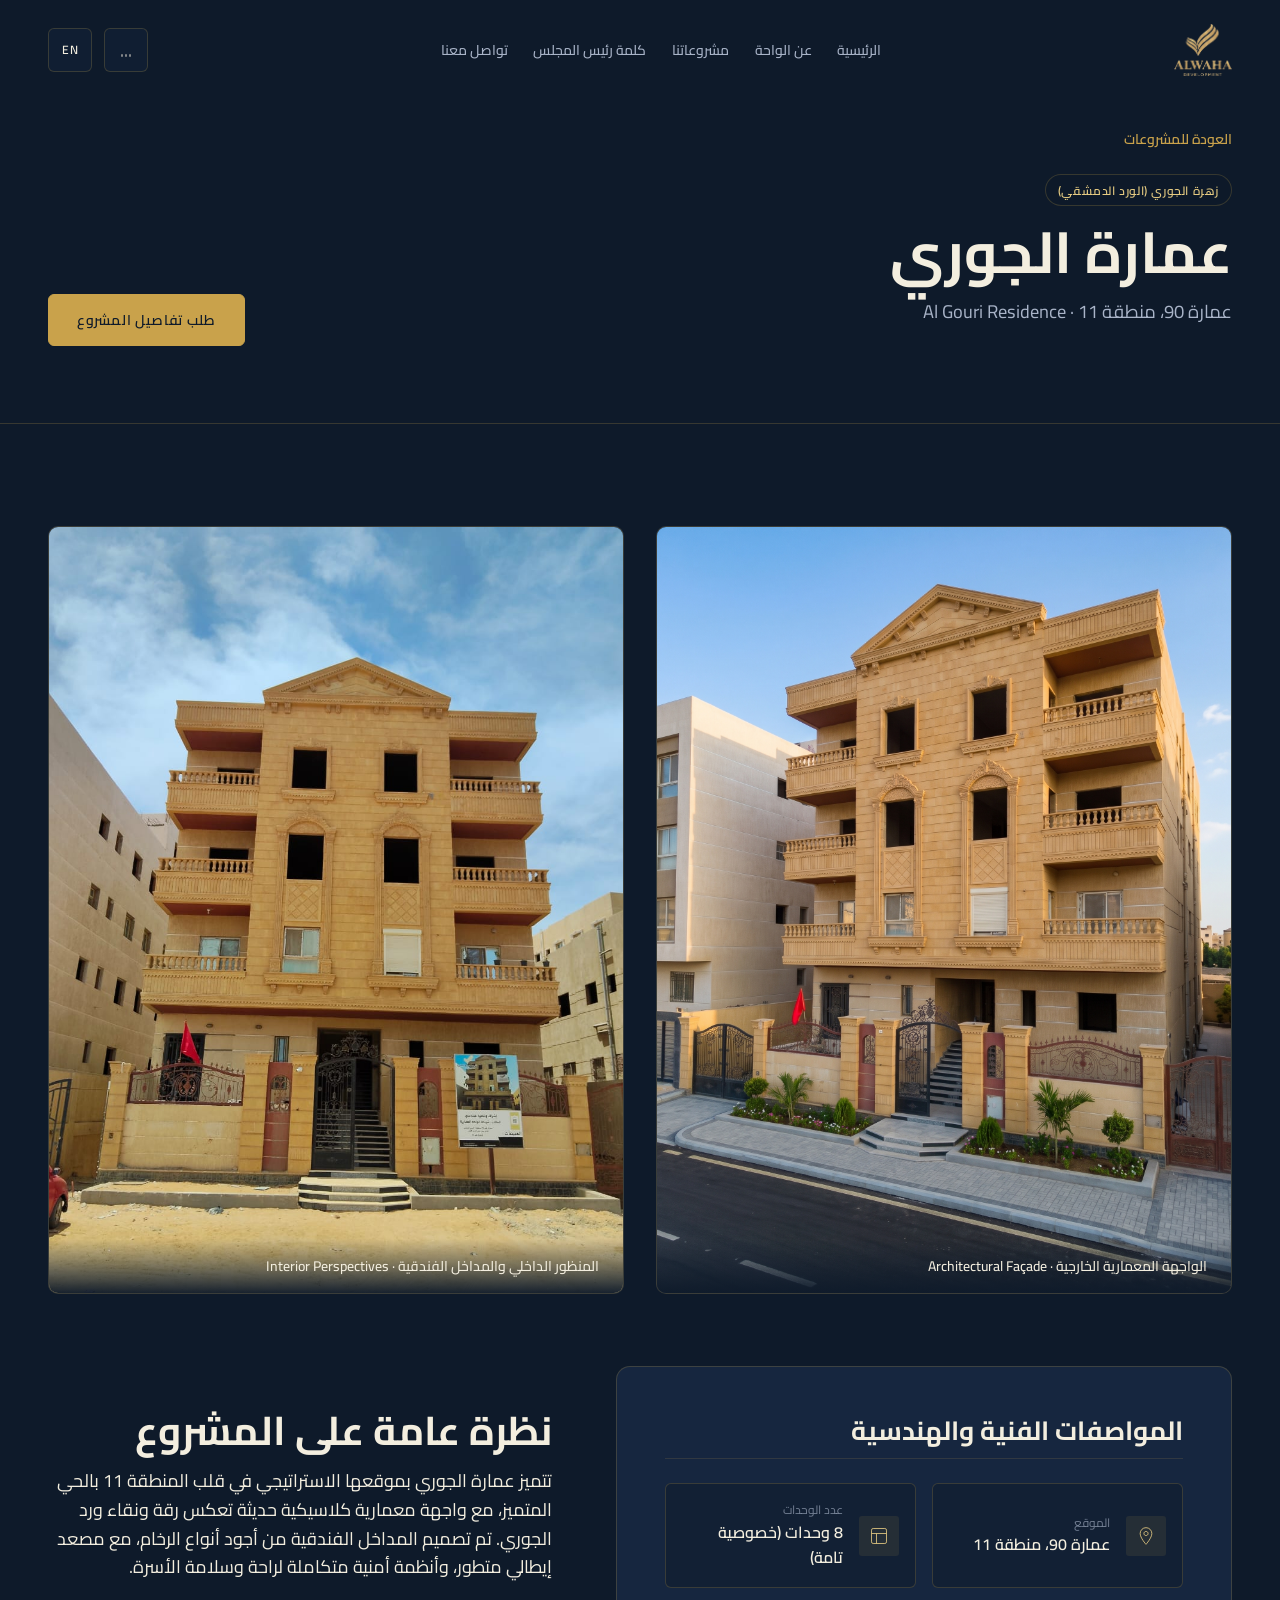
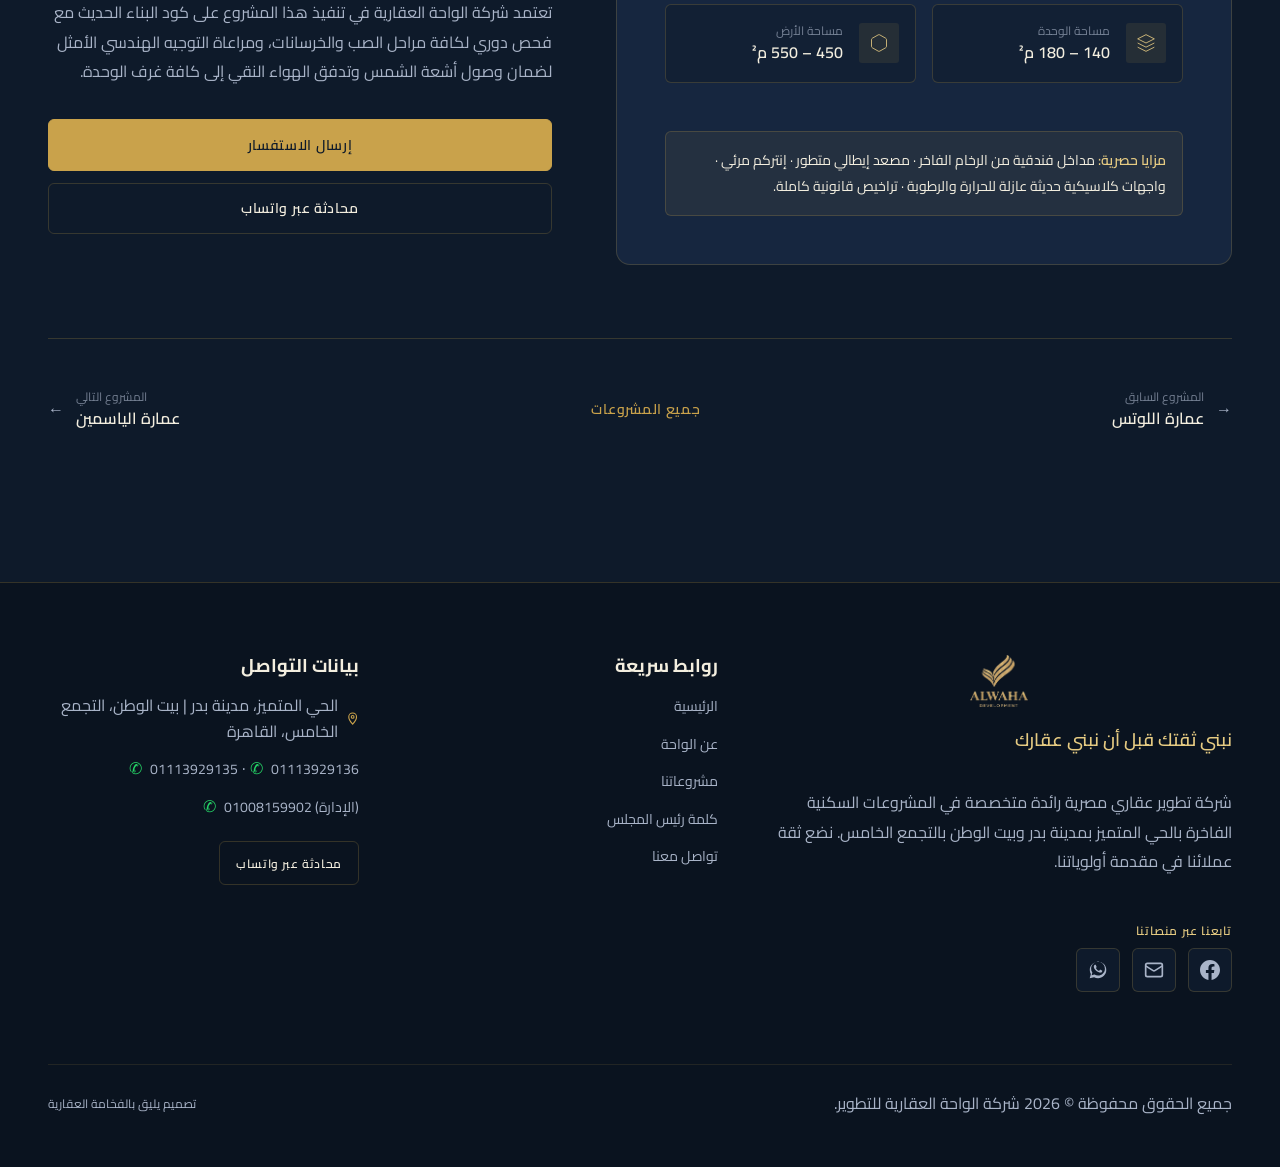
<file: pages/project-details.html>
<!DOCTYPE html>
<html lang="ar" dir="rtl">

<head>
  <meta charset="UTF-8">
  <meta name="viewport" content="width=device-width, initial-scale=1.0">
  <title>عمارة الجوري (Al Gouri Residence) | الواحة العقارية للتطوير</title>
  <meta name="description"
    content="عمارة الجوري بالحي المتميز بمدينة بدر. عمارة 90، منطقة 11. 8 وحدات سكنية بمساحات من 140 إلى 180 م². الواحة العقارية.">
    <meta name="author" content="شركة الواحة العقارية للتطوير - Alwaha Development">
  <meta name="robots" content="index, follow, max-image-preview:large">
  <link rel="canonical" href="https://elwahaprofile.vercel.app/pages/project-details.html">

  <!-- Open Graph -->
  <meta property="og:url" content="https://elwahaprofile.vercel.app/pages/project-details.html">
  <meta property="og:site_name" content="الواحة العقارية للتطوير - Alwaha Development">
  <meta property="og:locale" content="ar_AR">
  <meta property="og:title" content="عمارة الجوري | الواحة العقارية للتطوير">
  <meta property="og:description" content="عمارة 90، منطقة 11 - 8 وحدات فاخرة، مساحات 140 إلى 180 م².">
  <meta property="og:image" content="../assets/images/projects/al-gouri/facade.jpg">
  <meta property="og:type" content="article">

    <!-- Twitter Cards -->
  <meta name="twitter:card" content="summary">
  <meta name="twitter:url" content="https://elwahaprofile.vercel.app/pages/project-details.html">
  <meta name="twitter:image" content="https://elwahaprofile.vercel.app/assets/images/logo/logo.png">

  <!-- Favicon -->
  <link rel="icon" type="image/svg+xml" href="../assets/images/logo/logo-mark.png">
  <link rel="apple-touch-icon" href="../assets/images/logo/logo-mark.png">

  <!-- Stylesheets -->
  <link rel="stylesheet" href="../css/variables.css">
  <link rel="stylesheet" href="../css/reset.css">
  <link rel="stylesheet" href="../css/base.css">
  <link rel="stylesheet" href="../css/layout.css">
  <link rel="stylesheet" href="../css/components.css">
  <link rel="stylesheet" href="../css/animations.css">
  <link rel="stylesheet" href="../css/pages/projects.css">
</head>

<body data-page-title-key="nav_projects">

  <a href="#main-content" class="skip-to-content" data-i18n="skip_to_content">الانتقال إلى المحتوى الرئيسي</a>

  <!-- Header -->
  <header class="site-header" role="banner">
    <div class="container header__inner">
      <a href="../index.html" class="site-logo" aria-label="الواحة العقارية">
        <img src="../assets/images/logo/logo.png" alt="الواحة العقارية" class="site-logo__img" width="180" height="52">
      </a>

      <nav class="main-nav" role="navigation" aria-label="القائمة الرئيسية">
        <ul class="nav__list">
          <li><a href="../index.html" class="nav__link" data-i18n="nav_home">الرئيسية</a></li>
          <li><a href="about.html" class="nav__link" data-i18n="nav_about">عن الواحة</a></li>
          <li><a href="projects.html" class="nav__link is-active" data-i18n="nav_projects">مشروعاتنا</a></li>
          <li><a href="chairman.html" class="nav__link" data-i18n="nav_chairman">كلمة رئيس المجلس</a></li>
          <li><a href="contact.html" class="nav__link" data-i18n="nav_contact">تواصل معنا</a></li>
        </ul>
      </nav>

      <div class="header__controls">
        <button type="button" class="btn-control btn-sound-toggle is-muted" aria-label="تشغيل الصوت">
          <div class="sound-bars" aria-hidden="true">
            <span class="sound-bar"></span>
            <span class="sound-bar"></span>
            <span class="sound-bar"></span>
          </div>
        </button>
        <button type="button" class="btn-control btn-lang-toggle" aria-label="Switch Language">EN</button>
        <button type="button" class="menu-toggle" aria-label="فتح القائمة" aria-expanded="false">
          <span></span><span></span><span></span>
        </button>
      </div>
    </div>
  </header>

  <!-- Mobile Drawer -->
    <!-- Mobile Drawer -->
  <div class="mobile-nav" role="dialog" aria-modal="true" aria-label="قائمة الموبايل">
    <ul class="mobile-nav__list">
      <li><a href="../index.html" class="mobile-nav__link" data-i18n="nav_home">الرئيسية</a></li>
      <li><a href="about.html" class="mobile-nav__link" data-i18n="nav_about">عن الواحة</a></li>
      <li><a href="projects.html" class="mobile-nav__link is-active" data-i18n="nav_projects">مشروعاتنا</a></li>
      <li><a href="chairman.html" class="mobile-nav__link" data-i18n="nav_chairman">كلمة رئيس المجلس</a></li>
      <li><a href="contact.html" class="mobile-nav__link" data-i18n="nav_contact">تواصل معنا</a></li>
    </ul>
    <div class="mobile-nav__footer">
      <p class="text-steel" style="font-size: var(--text-sm);" data-i18n="brand_location">
        الحي المتميز، مدينة بدر | بيت الوطن، التجمع الخامس، القاهرة
      </p>
      <div class="mobile-nav__phones">
        <a href="tel:01113929136" class="mobile-nav__phone-link">01113929136</a>
        <a href="https://wa.me/201113929136" target="_blank" rel="noopener noreferrer"
          class="mobile-nav__wa-link" aria-label="محادثة واتساب 01113929136">
          <svg viewBox="0 0 24 24"><path d="M12.04 2c-5.46 0-9.91 4.45-9.91 9.91 0 1.75.46 3.45 1.32 4.95L2.05 22l5.25-1.38c1.45.79 3.08 1.21 4.74 1.21 5.46 0 9.91-4.45 9.91-9.91 0-2.65-1.03-5.14-2.9-7.01A9.816 9.816 0 0 0 12.04 2zm.01 16.67c-1.49 0-2.95-.4-4.22-1.15l-.3-.18-3.13.82.84-3.05-.2-.31a8.196 8.196 0 0 1-1.26-4.39c0-4.54 3.7-8.24 8.25-8.24 2.2 0 4.28.86 5.84 2.42a8.214 8.214 0 0 1 2.41 5.83c0 4.55-3.7 8.25-8.23 8.25zm4.52-6.17c-.25-.12-1.47-.72-1.7-.81-.23-.08-.39-.12-.56.12-.16.25-.64.81-.79.97-.14.17-.29.19-.54.06-.25-.12-1.05-.39-2-1.23-.74-.66-1.24-1.47-1.38-1.72-.14-.25-.01-.38.11-.51.11-.11.25-.29.37-.43.12-.15.17-.25.25-.42.08-.17.04-.31-.02-.43-.06-.12-.56-1.35-.76-1.85-.2-.48-.41-.42-.56-.43h-.48c-.16 0-.43.06-.66.31-.23.25-.87.85-.87 2.07 0 1.22.89 2.4 1.01 2.57.12.17 1.75 2.67 4.24 3.75.59.26 1.06.41 1.42.52.6.19 1.14.16 1.57.1.48-.07 1.47-.6 1.68-1.18.21-.58.21-1.08.14-1.18-.06-.11-.23-.17-.48-.29z"/></svg>
        </a>
      </div>
      <div class="mobile-nav__social">
        <a href="https://www.facebook.com/alwaha.realestats/?locale=ar_AR" target="_blank" rel="noopener noreferrer"
          class="mobile-nav__social-link" aria-label="فيسبوك الواحة العقارية" title="Facebook">
          <svg viewBox="0 0 24 24" fill="currentColor"><path d="M24 12.073c0-6.627-5.373-12-12-12s-12 5.373-12 12c0 5.99 4.388 10.954 10.125 11.854v-8.385H7.078v-3.47h3.047V9.43c0-3.007 1.792-4.669 4.533-4.669 1.312 0 2.686.235 2.686.235v2.953H15.83c-1.491 0-1.956.925-1.956 1.874v2.25h3.328l-.532 3.47h-2.796v8.385C19.612 23.027 24 18.062 24 12.073z"/></svg>
        </a>
        <a href="mailto:info@elwahagroup.com" class="mobile-nav__social-link" aria-label="البريد الإلكتروني" title="Email">
          <svg viewBox="0 0 24 24" fill="none" stroke="currentColor" stroke-width="2"><rect x="2" y="4" width="20" height="16" rx="2"/><path d="m22 7-8.97 5.7a1.94 1.94 0 0 1-2.06 0L2 7"/></svg>
        </a>
        <a href="https://whatsapp.com/channel/0029VbENyZl6GcGNzDdh3d0A" target="_blank" rel="noopener noreferrer"
          class="mobile-nav__social-link" aria-label="قناة واتساب الرسمية" title="WhatsApp Channel">
          <svg viewBox="0 0 24 24" fill="currentColor"><path d="M12.04 2c-5.46 0-9.91 4.45-9.91 9.91 0 1.75.46 3.45 1.32 4.95L2.05 22l5.25-1.38c1.45.79 3.08 1.21 4.74 1.21 5.46 0 9.91-4.45 9.91-9.91 0-2.65-1.03-5.14-2.9-7.01A9.816 9.816 0 0 0 12.04 2zm.01 16.67c-1.49 0-2.95-.4-4.22-1.15l-.3-.18-3.13.82.84-3.05-.2-.31a8.196 8.196 0 0 1-1.26-4.39c0-4.54 3.7-8.24 8.25-8.24 2.2 0 4.28.86 5.84 2.42a8.214 8.214 0 0 1 2.41 5.83c0 4.55-3.7 8.25-8.23 8.25zm4.52-6.17c-.25-.12-1.47-.72-1.7-.81-.23-.08-.39-.12-.56.12-.16.25-.64.81-.79.97-.14.17-.29.19-.54.06-.25-.12-1.05-.39-2-1.23-.74-.66-1.24-1.47-1.38-1.72-.14-.25-.01-.38.11-.51.11-.11.25-.29.37-.43.12-.15.17-.25.25-.42.08-.17.04-.31-.02-.43-.06-.12-.56-1.35-.76-1.85-.2-.48-.41-.42-.56-.43h-.48c-.16 0-.43.06-.66.31-.23.25-.87.85-.87 2.07 0 1.22.89 2.4 1.01 2.57.12.17 1.75 2.67 4.24 3.75.59.26 1.06.41 1.42.52.6.19 1.14.16 1.57.1.48-.07 1.47-.6 1.68-1.18.21-.58.21-1.08.14-1.18-.06-.11-.23-.17-.48-.29z"/></svg>
        </a>
      </div>
    </div>
  </div>

  <main id="main-content">

    <!-- Project Breadcrumb & Title Hero -->
    <section class="project-details__hero">
      <div class="container">
        <a href="projects.html" class="project-details__back" data-i18n="btn_back_to_projects">
          &rarr; العودة إلى دليل المشروعات
        </a>

        <div class="project-details__header" data-reveal>
          <div>
            <span class="project-card__badge"
              style="position: static; display: inline-block; margin-block-end: 12px;">زهرة ورد الجوري الدمشقي · DAMASK
              ROSE</span>
            <h1 class="page-hero__title" style="text-align: start; margin-block-end: 8px;">عمارة الجوري</h1>
            <p class="text-steel" style="font-size: var(--text-h4);">Al Gouri Residence · عمارة 90، منطقة 11</p>
          </div>
          <div>
            <a href="contact.html?project=al-gouri" class="btn btn--primary" data-i18n="btn_request_details">
              طلب تفاصيل المشروع وحجز معاينة
            </a>
          </div>
        </div>
      </div>
    </section>

    <!-- Project Details Body & 2 Portrait Gallery -->
    <section class="section">
      <div class="container">

        <!-- Two Tall Portrait Images (Hover Swap / Side by Side) -->
        <div class="project-details__gallery" data-reveal>
          <div class="gallery-portrait">
            <img src="../assets/images/projects/al-gouri/facade.jpg"
              alt="عمارة الجوري - الواجهة المعمارية الخارجية" width="800" height="1067" loading="lazy">
            <div class="gallery-portrait__caption">
              <span>الواجهة المعمارية الخارجية · Architectural Façade</span>
            </div>
          </div>
          <div class="gallery-portrait">
            <img src="../assets/images/projects/al-gouri/site.jpg" alt="عمارة الجوري - المنظور الداخلي والمداخل"
              width="800" height="1067" loading="lazy">
            <div class="gallery-portrait__caption">
              <span>المنظور الداخلي والمداخل الفندقية · Interior Perspectives</span>
            </div>
          </div>
        </div>

        <!-- Specifications Panel & Narrative -->
        <div class="split-layout" style="align-items: flex-start;">
          <div data-reveal data-reveal-delay="100">
            <div class="specs-panel">
              <h2 class="specs-panel__title" data-i18n="project_specs">المواصفات الفنية والهندسية</h2>

              <div class="specs-list">
                <div class="spec-box">
                  <div class="spec-box__icon" aria-hidden="true">
                    <svg viewBox="0 0 24 24">
                      <path
                        d="M12 2C8.13 2 5 5.13 5 9c0 5.25 7 13 7 13s7-7.75 7-13c0-3.87-3.13-7-7-7zm0 9.5c-1.38 0-2.5-1.12-2.5-2.5s1.12-2.5 2.5-2.5 2.5 1.12 2.5 2.5-1.12 2.5-2.5 2.5z" />
                    </svg>
                  </div>
                  <div class="spec-box__content">
                    <span class="spec-box__label" data-i18n="spec_location">الموقع الدقيق</span>
                    <span class="spec-box__val">عمارة 90، منطقة 11</span>
                  </div>
                </div>

                <div class="spec-box">
                  <div class="spec-box__icon" aria-hidden="true">
                    <svg viewBox="0 0 24 24">
                      <rect x="3" y="3" width="18" height="18" rx="2" />
                      <path d="M3 9h18M9 21V9" />
                    </svg>
                  </div>
                  <div class="spec-box__content">
                    <span class="spec-box__label" data-i18n="spec_units">عدد الوحدات السكنية</span>
                    <span class="spec-box__val">8 وحدات (خصوصية تامة)</span>
                  </div>
                </div>

                <div class="spec-box">
                  <div class="spec-box__icon" aria-hidden="true">
                    <svg viewBox="0 0 24 24">
                      <polygon points="12 2 2 7 12 12 22 7 12 2" />
                      <polyline points="2 17 12 22 22 17" />
                      <polyline points="2 12 12 17 22 12" />
                    </svg>
                  </div>
                  <div class="spec-box__content">
                    <span class="spec-box__label" data-i18n="spec_unit_area">مساحات الوحدات</span>
                    <span class="spec-box__val">140 إلى 180 م²</span>
                  </div>
                </div>

                <div class="spec-box">
                  <div class="spec-box__icon" aria-hidden="true">
                    <svg viewBox="0 0 24 24">
                      <path
                        d="M21 16V8a2 2 0 0 0-1-1.73l-7-4a2 2 0 0 0-2 0l-7 4A2 2 0 0 0 3 8v8a2 2 0 0 0 1 1.73l7 4a2 2 0 0 0 2 0l7-4A2 2 0 0 0 21 16z" />
                    </svg>
                  </div>
                  <div class="spec-box__content">
                    <span class="spec-box__label" data-i18n="spec_plot_area">مساحة الأرض (المشروع)</span>
                    <span class="spec-box__val">450 إلى 550 م²</span>
                  </div>
                </div>
              </div>

              <div
                style="background: rgba(201, 162, 75, 0.08); border-radius: var(--radius-sm); padding: var(--space-md); border: 1px solid var(--color-gold-muted);">
                <p class="text-ivory" style="font-size: var(--text-sm); margin-block-end: 0;">
                  <strong class="text-gold-light">مزايا حصرية:</strong> مداخل فندقية من الرخام الفاخر · مصعد إيطالي
                  متطور · إنتركم مرئي · واجهات كلاسيكية حديثة عازلة للحرارة والرطوبة · تراخيص قانونية كاملة.
                </p>
              </div>
            </div>
          </div>

          <div data-reveal data-reveal-delay="200">
            <span class="gold-hairline"></span>
            <h2 class="section__title" data-i18n="project_overview">نظرة عامة على المشروع</h2>
            <p class="lead" style="color: var(--color-ivory);">
              تتميز عمارة الجوري بموقعها الاستراتيجي في قلب المنطقة 11 بالحي المتميز، مع واجهة معمارية كلاسيكية حديثة
              تعكس رقة ونقاء ورد الجوري. تم تصميم المداخل الفندقية من أجود أنواع الرخام، مع مصعد إيطالي متطور، وأنظمة
              أمنية متكاملة لراحة وسلامة الأسرة.
            </p>
            <p>
              تعتمد شركة الواحة العقارية في تنفيذ هذا المشروع على كود البناء الحديث مع فحص دوري لكافة مراحل الصب
              والخرسانات، ومراعاة التوجيه الهندسي الأمثل لضمان وصول أشعة الشمس وتدفق الهواء النقي إلى كافة غرف الوحدة.
            </p>
            <div style="margin-block-start: var(--space-xl);">
              <a href="contact.html?project=al-gouri" class="btn btn--primary"
                style="width: 100%; justify-content: center;" data-i18n="btn_send_inquiry">
                طلب موعد معاينة ميدانية
              </a>
              <div style="margin-block-start: var(--space-sm); text-align: center;">
                <a href="https://wa.me/201113929136?text=%D9%85%D8%B1%D8%AD%D8%A8%D8%A7%D9%8B%D8%8C%20%D8%A3%D9%88%D8%AF%20%D8%A7%D9%84%D8%A7%D8%B3%D8%AA%D9%81%D8%B3%D8%A7%D8%B1%20%D8%B9%D9%86%20%D8%AA%D9%81%D8%A7%D8%B5%D9%8A%D9%84%20%D8%B9%D9%85%D8%A7%D8%B1%D8%A9%20%D8%A7%D9%84%D8%AC%D9%88%D8%B1%D9%8A%20%D8%A8%D8%A7%D9%84%D8%AD%D9%8A%20%D8%A7%D9%84%D9%85%D8%AA%D9%85%D9%8A%D8%B2"
                  target="_blank" rel="noopener noreferrer" class="btn btn--secondary"
                  style="width: 100%; justify-content: center;" data-i18n="btn_whatsapp">
                  تواصل عبر واتساب فوراً
                </a>
              </div>
            </div>
          </div>
        </div>

        <!-- Project Pagination (Prev / Next) -->
        <nav class="project-pagination" aria-label="التنقل بين المشروعات" data-reveal>
          <a href="project-al-lotus.html" class="project-pagination__link">
            &rarr;
            <div>
              <div class="project-pagination__label" data-i18n="prev_project">المشروع السابق</div>
              <div class="project-pagination__name">عمارة اللوتس</div>
            </div>
          </a>

          <a href="projects.html" class="btn btn--text" data-i18n="btn_all_projects">جميع المشروعات (7)</a>

          <a href="project-al-yasmin.html" class="project-pagination__link" style="text-align: end;">
            <div>
              <div class="project-pagination__label" data-i18n="next_project">المشروع التالي</div>
              <div class="project-pagination__name">عمارة الياسمين</div>
            </div>
            &larr;
          </a>
        </nav>

      </div>
    </section>

  </main>

  <!-- Footer -->
    <!-- Footer -->
  <footer class="site-footer" role="contentinfo">
    <div class="container">
      <div class="footer__grid">
        <div class="footer__brand">
          <img src="../assets/images/logo/logo.png" alt="الواحة العقارية" class="site-logo__img" width="180" height="52"
            loading="lazy">
          <p class="footer__tagline" data-i18n="brand_tagline">نبني ثقتك قبل أن نبني عقارك</p>
          <p data-i18n="footer_about">
            شركة تطوير عقاري مصرية رائدة متخصصة في المشروعات السكنية الفاخرة بالحي المتميز بمدينة بدر وبيت الوطن بالتجمع الخامس. نضع ثقة عملائنا في مقدمة أولوياتنا.
          </p>

          <div class="footer__social-wrap">
            <span class="footer__social-label" data-i18n="footer_follow">تابعنا عبر منصاتنا</span>
            <div class="footer__social">
              <a href="https://www.facebook.com/alwaha.realestats/?locale=ar_AR" target="_blank" rel="noopener noreferrer"
                class="footer__social-link footer__social-link--fb" aria-label="Facebook - صفحتنا على فيسبوك" title="Facebook">
                <svg viewBox="0 0 24 24" fill="currentColor"><path d="M24 12.073c0-6.627-5.373-12-12-12s-12 5.373-12 12c0 5.99 4.388 10.954 10.125 11.854v-8.385H7.078v-3.47h3.047V9.43c0-3.007 1.792-4.669 4.533-4.669 1.312 0 2.686.235 2.686.235v2.953H15.83c-1.491 0-1.956.925-1.956 1.874v2.25h3.328l-.532 3.47h-2.796v8.385C19.612 23.027 24 18.062 24 12.073z"/></svg>
              </a>
              <a href="mailto:info@elwahagroup.com" class="footer__social-link footer__social-link--mail" aria-label="البريد الإلكتروني" title="info@elwahagroup.com">
                <svg viewBox="0 0 24 24" fill="none" stroke="currentColor" stroke-width="2"><rect x="2" y="4" width="20" height="16" rx="2"/><path d="m22 7-8.97 5.7a1.94 1.94 0 0 1-2.06 0L2 7"/></svg>
              </a>
              <a href="https://whatsapp.com/channel/0029VbENyZl6GcGNzDdh3d0A" target="_blank" rel="noopener noreferrer"
                class="footer__social-link footer__social-link--wa" aria-label="قناة واتساب الرسمية" title="WhatsApp Channel">
                <svg viewBox="0 0 24 24" fill="currentColor"><path d="M12.04 2c-5.46 0-9.91 4.45-9.91 9.91 0 1.75.46 3.45 1.32 4.95L2.05 22l5.25-1.38c1.45.79 3.08 1.21 4.74 1.21 5.46 0 9.91-4.45 9.91-9.91 0-2.65-1.03-5.14-2.9-7.01A9.816 9.816 0 0 0 12.04 2zm.01 16.67c-1.49 0-2.95-.4-4.22-1.15l-.3-.18-3.13.82.84-3.05-.2-.31a8.196 8.196 0 0 1-1.26-4.39c0-4.54 3.7-8.24 8.25-8.24 2.2 0 4.28.86 5.84 2.42a8.214 8.214 0 0 1 2.41 5.83c0 4.55-3.7 8.25-8.23 8.25zm4.52-6.17c-.25-.12-1.47-.72-1.7-.81-.23-.08-.39-.12-.56.12-.16.25-.64.81-.79.97-.14.17-.29.19-.54.06-.25-.12-1.05-.39-2-1.23-.74-.66-1.24-1.47-1.38-1.72-.14-.25-.01-.38.11-.51.11-.11.25-.29.37-.43.12-.15.17-.25.25-.42.08-.17.04-.31-.02-.43-.06-.12-.56-1.35-.76-1.85-.2-.48-.41-.42-.56-.43h-.48c-.16 0-.43.06-.66.31-.23.25-.87.85-.87 2.07 0 1.22.89 2.4 1.01 2.57.12.17 1.75 2.67 4.24 3.75.59.26 1.06.41 1.42.52.6.19 1.14.16 1.57.1.48-.07 1.47-.6 1.68-1.18.21-.58.21-1.08.14-1.18-.06-.11-.23-.17-.48-.29z"/></svg>
              </a>
            </div>
          </div>
        </div>

        <div>
          <h4 class="footer__title" data-i18n="footer_quick_links">روابط سريعة</h4>
          <ul class="footer__links">
            <li><a href="../index.html" class="footer__link" data-i18n="nav_home">الرئيسية</a></li>
            <li><a href="about.html" class="footer__link" data-i18n="nav_about">عن الواحة</a></li>
            <li><a href="projects.html" class="footer__link" data-i18n="nav_projects">مشروعاتنا (7 عمارات)</a></li>
            <li><a href="chairman.html" class="footer__link" data-i18n="nav_chairman">كلمة رئيس مجلس الإدارة</a></li>
            <li><a href="contact.html" class="footer__link" data-i18n="nav_contact">تواصل معنا</a></li>
          </ul>
        </div>

        <div>
          <h4 class="footer__title" data-i18n="footer_contact_info">بيانات التواصل</h4>
          <ul class="footer__links">
            <li class="text-steel" style="display: flex; gap: 8px;">
              <svg width="18" height="18" viewBox="0 0 24 24" fill="none" stroke="var(--color-gold)" stroke-width="2">
                <path
                  d="M12 2C8.13 2 5 5.13 5 9c0 5.25 7 13 7 13s7-7.75 7-13c0-3.87-3.13-7-7-7zm0 9.5c-1.38 0-2.5-1.12-2.5-2.5s1.12-2.5 2.5-2.5 2.5 1.12 2.5 2.5-1.12 2.5-2.5 2.5z" />
              </svg>
              <span data-i18n="brand_location">الحي المتميز، مدينة بدر | بيت الوطن، التجمع الخامس، القاهرة</span>
            </li>
            <li>
              <a href="tel:01113929136" class="footer__link"
                style="direction: ltr; display: inline-block;">01113929136</a>
              <a href="https://wa.me/201113929136" target="_blank" rel="noopener noreferrer" style="color: #25D366; margin-inline-start: 4px;" aria-label="واتساب">✆</a> ·
              <a href="tel:01113929135" class="footer__link"
                style="direction: ltr; display: inline-block;">01113929135</a>
              <a href="https://wa.me/201113929135" target="_blank" rel="noopener noreferrer" style="color: #25D366; margin-inline-start: 4px;" aria-label="واتساب">✆</a>
            </li>
            <li>
              <a href="tel:01008159902" class="footer__link" style="direction: ltr; display: inline-block;">01008159902
                (الإدارة)</a>
              <a href="https://wa.me/201008159902" target="_blank" rel="noopener noreferrer" style="color: #25D366; margin-inline-start: 4px;" aria-label="واتساب الإدارة">✆</a>
            </li>
            <li style="margin-top: 10px;">
              <a href="https://wa.me/201113929136" target="_blank" rel="noopener noreferrer" class="btn btn--secondary"
                style="padding: 0.5rem 1rem; font-size: var(--text-xs); gap: 6px;" data-i18n="btn_whatsapp">
                <svg width="14" height="14" viewBox="0 0 24 24" fill="currentColor"><path d="M12.04 2c-5.46 0-9.91 4.45-9.91 9.91 0 1.75.46 3.45 1.32 4.95L2.05 22l5.25-1.38c1.45.79 3.08 1.21 4.74 1.21 5.46 0 9.91-4.45 9.91-9.91 0-2.65-1.03-5.14-2.9-7.01A9.816 9.816 0 0 0 12.04 2zm.01 16.67c-1.49 0-2.95-.4-4.22-1.15l-.3-.18-3.13.82.84-3.05-.2-.31a8.196 8.196 0 0 1-1.26-4.39c0-4.54 3.7-8.24 8.25-8.24 2.2 0 4.28.86 5.84 2.42a8.214 8.214 0 0 1 2.41 5.83c0 4.55-3.7 8.25-8.23 8.25zm4.52-6.17c-.25-.12-1.47-.72-1.7-.81-.23-.08-.39-.12-.56.12-.16.25-.64.81-.79.97-.14.17-.29.19-.54.06-.25-.12-1.05-.39-2-1.23-.74-.66-1.24-1.47-1.38-1.72-.14-.25-.01-.38.11-.51.11-.11.25-.29.37-.43.12-.15.17-.25.25-.42.08-.17.04-.31-.02-.43-.06-.12-.56-1.35-.76-1.85-.2-.48-.41-.42-.56-.43h-.48c-.16 0-.43.06-.66.31-.23.25-.87.85-.87 2.07 0 1.22.89 2.4 1.01 2.57.12.17 1.75 2.67 4.24 3.75.59.26 1.06.41 1.42.52.6.19 1.14.16 1.57.1.48-.07 1.47-.6 1.68-1.18.21-.58.21-1.08.14-1.18-.06-.11-.23-.17-.48-.29z"/></svg>
                محادثة واتساب مباشرة
              </a>
            </li>
          </ul>
        </div>
      </div>

      <div class="footer__bottom">
        <p data-i18n="footer_rights">جميع الحقوق محفوظة © 2026 شركة الواحة العقارية للتطوير.</p>
        <p class="text-steel-muted" style="font-size: var(--text-xs);" data-i18n="footer_designed_for">تصميم يليق
          بالفخامة العقارية</p>
      </div>
    </div>
  </footer>

  <script type="module" src="../js/main.js"></script>
</body>

</html>
</file>
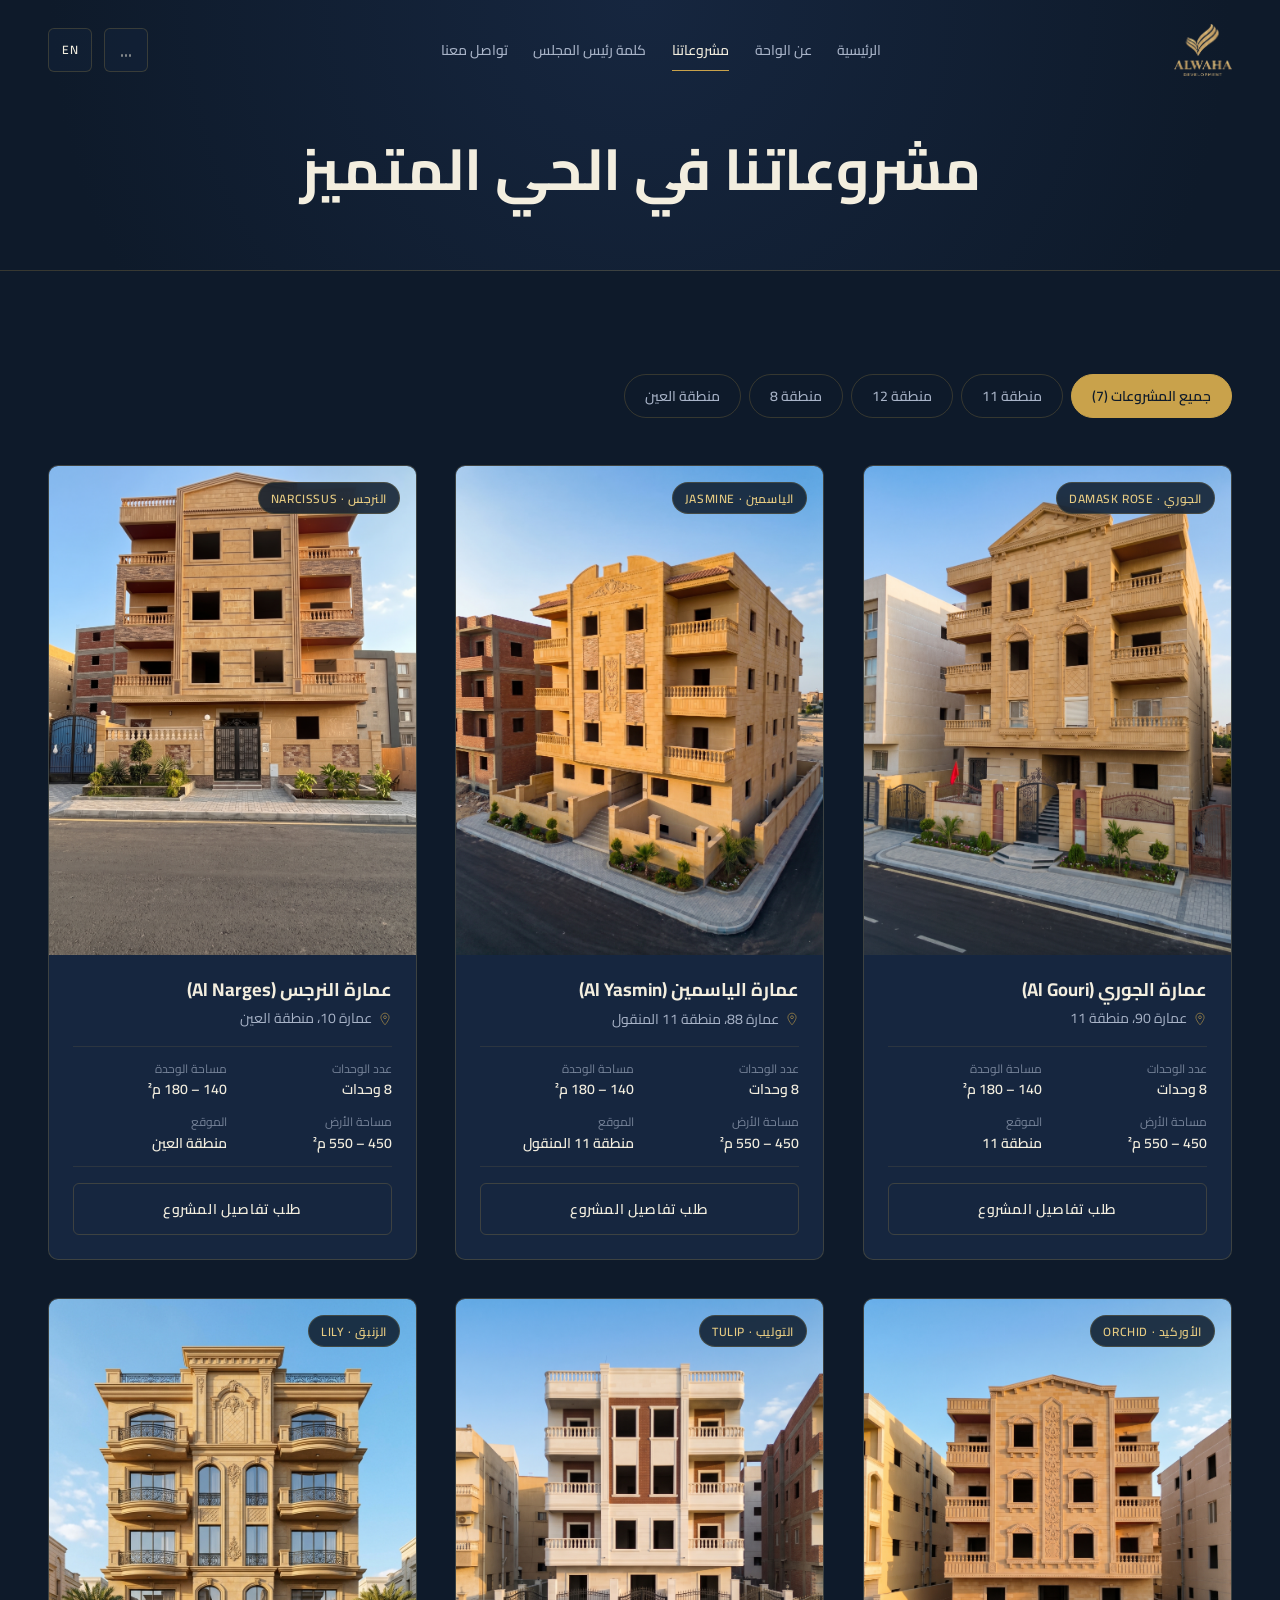
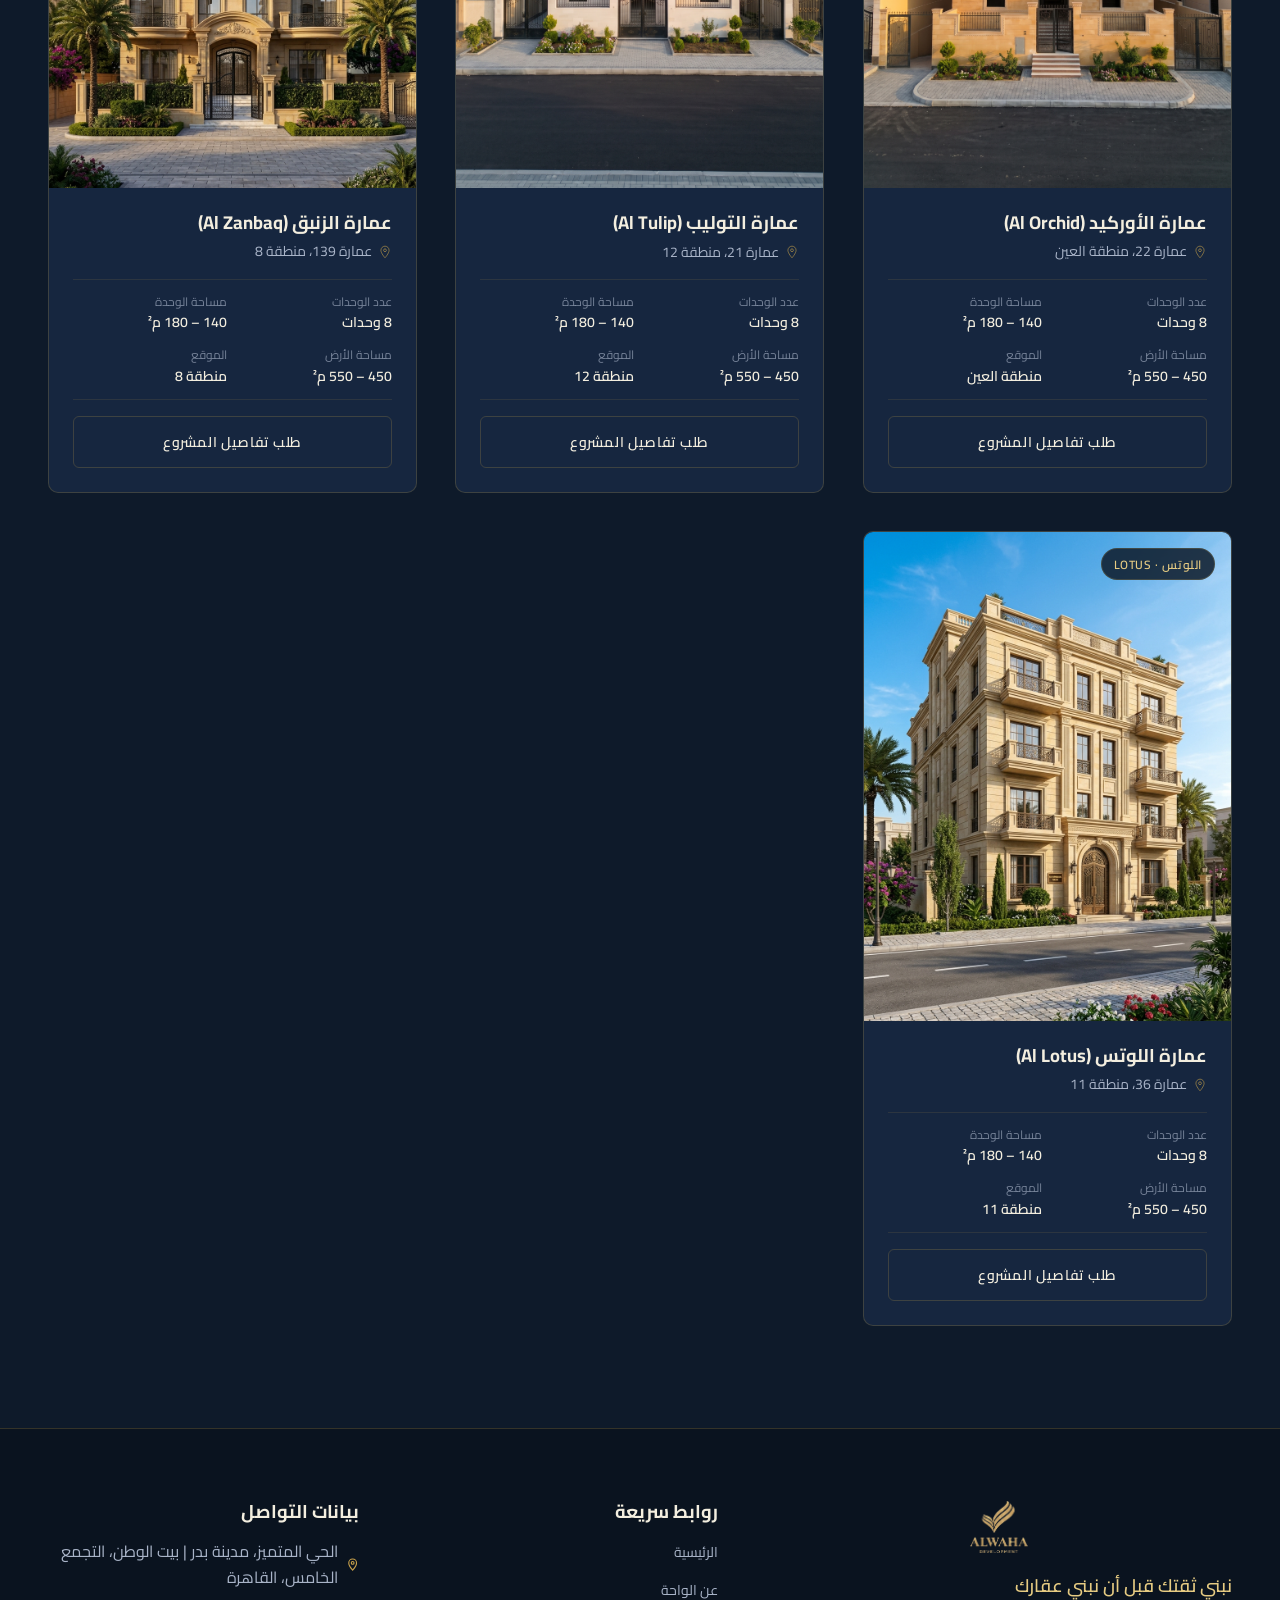
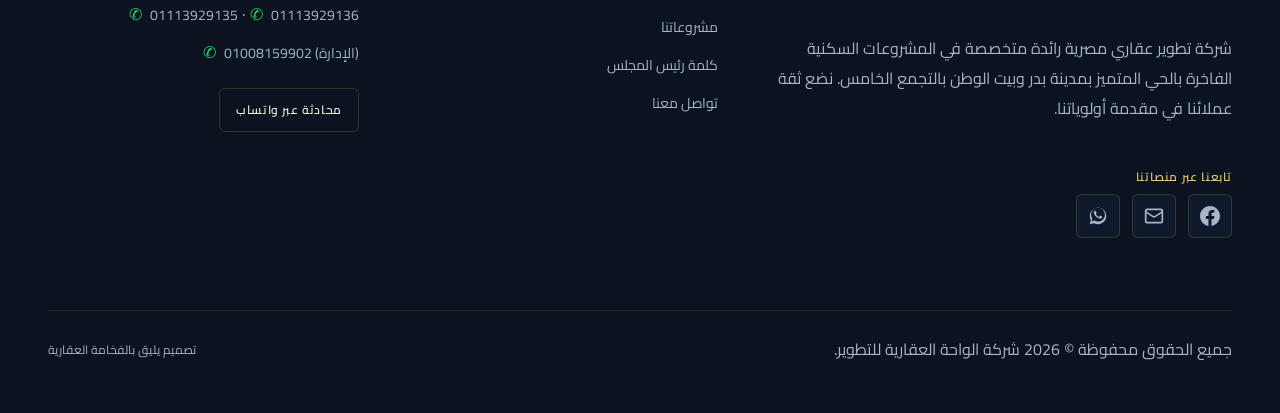
<file: pages/projects.html>
<!DOCTYPE html>
<html lang="ar" dir="rtl">

<head>
  <meta charset="UTF-8">
  <meta name="viewport" content="width=device-width, initial-scale=1.0">
  <title>مشروعاتنا | الواحة العقارية للتطوير</title>
  <meta name="description"
    content="استكشف مشروعات الواحة العقارية السبعة بالحي المتميز بمدينة بدر: الجوري، الياسمين، النرجس، الأوركيد، التوليب، الزنبق، اللوتس. مساحات من 140 إلى 180 م².">
    <meta name="author" content="شركة الواحة العقارية للتطوير - Alwaha Development">
  <meta name="robots" content="index, follow, max-image-preview:large">
  <link rel="canonical" href="https://elwahaprofile.vercel.app/pages/projects.html">

  <!-- Open Graph -->
  <meta property="og:url" content="https://elwahaprofile.vercel.app/pages/projects.html">
  <meta property="og:site_name" content="الواحة العقارية للتطوير - Alwaha Development">
  <meta property="og:locale" content="ar_AR">
  <meta property="og:title" content="مشروعاتنا | الواحة العقارية للتطوير">
  <meta property="og:description" content="7 عمارات سكنية فاخرة بالحي المتميز بمدينة بدر. 8 وحدات فقط لكل عمارة.">
  <meta property="og:image" content="https://elwahaprofile.vercel.app/assets/images/logo/logo.png">
  <meta property="og:type" content="website">

    <!-- Twitter Cards -->
  <meta name="twitter:card" content="summary">
  <meta name="twitter:url" content="https://elwahaprofile.vercel.app/pages/projects.html">
  <meta name="twitter:image" content="https://elwahaprofile.vercel.app/assets/images/logo/logo.png">

  <!-- Favicon -->
  <link rel="icon" type="image/svg+xml" href="../assets/images/logo/logo-mark.png">
  <link rel="apple-touch-icon" href="../assets/images/logo/logo-mark.png">

  <!-- Stylesheets -->
  <link rel="stylesheet" href="../css/variables.css">
  <link rel="stylesheet" href="../css/reset.css">
  <link rel="stylesheet" href="../css/base.css">
  <link rel="stylesheet" href="../css/layout.css">
  <link rel="stylesheet" href="../css/components.css">
  <link rel="stylesheet" href="../css/animations.css">
  <link rel="stylesheet" href="../css/pages/projects.css">
</head>

<body data-page-title-key="nav_projects">

  <a href="#main-content" class="skip-to-content" data-i18n="skip_to_content">الانتقال إلى المحتوى الرئيسي</a>

  <!-- Header -->
  <header class="site-header" role="banner">
    <div class="container header__inner">
      <a href="../index.html" class="site-logo" aria-label="الواحة العقارية">
        <img src="../assets/images/logo/logo.png" alt="الواحة العقارية" class="site-logo__img" width="180" height="52">
      </a>

      <nav class="main-nav" role="navigation" aria-label="القائمة الرئيسية">
        <ul class="nav__list">
          <li><a href="../index.html" class="nav__link" data-i18n="nav_home">الرئيسية</a></li>
          <li><a href="about.html" class="nav__link" data-i18n="nav_about">عن الواحة</a></li>
          <li><a href="projects.html" class="nav__link is-active" data-i18n="nav_projects">مشروعاتنا</a></li>
          <li><a href="chairman.html" class="nav__link" data-i18n="nav_chairman">كلمة رئيس المجلس</a></li>
          <li><a href="contact.html" class="nav__link" data-i18n="nav_contact">تواصل معنا</a></li>
        </ul>
      </nav>

      <div class="header__controls">
        <button type="button" class="btn-control btn-sound-toggle is-muted" aria-label="تشغيل الصوت">
          <div class="sound-bars" aria-hidden="true">
            <span class="sound-bar"></span>
            <span class="sound-bar"></span>
            <span class="sound-bar"></span>
          </div>
        </button>
        <button type="button" class="btn-control btn-lang-toggle" aria-label="Switch Language">EN</button>
        <button type="button" class="menu-toggle" aria-label="فتح القائمة" aria-expanded="false">
          <span></span><span></span><span></span>
        </button>
      </div>
    </div>
  </header>

  <!-- Mobile Drawer -->
    <!-- Mobile Drawer -->
  <div class="mobile-nav" role="dialog" aria-modal="true" aria-label="قائمة الموبايل">
    <ul class="mobile-nav__list">
      <li><a href="../index.html" class="mobile-nav__link" data-i18n="nav_home">الرئيسية</a></li>
      <li><a href="about.html" class="mobile-nav__link" data-i18n="nav_about">عن الواحة</a></li>
      <li><a href="projects.html" class="mobile-nav__link is-active" data-i18n="nav_projects">مشروعاتنا</a></li>
      <li><a href="chairman.html" class="mobile-nav__link" data-i18n="nav_chairman">كلمة رئيس المجلس</a></li>
      <li><a href="contact.html" class="mobile-nav__link" data-i18n="nav_contact">تواصل معنا</a></li>
    </ul>
    <div class="mobile-nav__footer">
      <p class="text-steel" style="font-size: var(--text-sm);" data-i18n="brand_location">
        الحي المتميز، مدينة بدر | بيت الوطن، التجمع الخامس، القاهرة
      </p>
      <div class="mobile-nav__phones">
        <a href="tel:01113929136" class="mobile-nav__phone-link">01113929136</a>
        <a href="https://wa.me/201113929136" target="_blank" rel="noopener noreferrer"
          class="mobile-nav__wa-link" aria-label="محادثة واتساب 01113929136">
          <svg viewBox="0 0 24 24"><path d="M12.04 2c-5.46 0-9.91 4.45-9.91 9.91 0 1.75.46 3.45 1.32 4.95L2.05 22l5.25-1.38c1.45.79 3.08 1.21 4.74 1.21 5.46 0 9.91-4.45 9.91-9.91 0-2.65-1.03-5.14-2.9-7.01A9.816 9.816 0 0 0 12.04 2zm.01 16.67c-1.49 0-2.95-.4-4.22-1.15l-.3-.18-3.13.82.84-3.05-.2-.31a8.196 8.196 0 0 1-1.26-4.39c0-4.54 3.7-8.24 8.25-8.24 2.2 0 4.28.86 5.84 2.42a8.214 8.214 0 0 1 2.41 5.83c0 4.55-3.7 8.25-8.23 8.25zm4.52-6.17c-.25-.12-1.47-.72-1.7-.81-.23-.08-.39-.12-.56.12-.16.25-.64.81-.79.97-.14.17-.29.19-.54.06-.25-.12-1.05-.39-2-1.23-.74-.66-1.24-1.47-1.38-1.72-.14-.25-.01-.38.11-.51.11-.11.25-.29.37-.43.12-.15.17-.25.25-.42.08-.17.04-.31-.02-.43-.06-.12-.56-1.35-.76-1.85-.2-.48-.41-.42-.56-.43h-.48c-.16 0-.43.06-.66.31-.23.25-.87.85-.87 2.07 0 1.22.89 2.4 1.01 2.57.12.17 1.75 2.67 4.24 3.75.59.26 1.06.41 1.42.52.6.19 1.14.16 1.57.1.48-.07 1.47-.6 1.68-1.18.21-.58.21-1.08.14-1.18-.06-.11-.23-.17-.48-.29z"/></svg>
        </a>
      </div>
      <div class="mobile-nav__social">
        <a href="https://www.facebook.com/alwaha.realestats/?locale=ar_AR" target="_blank" rel="noopener noreferrer"
          class="mobile-nav__social-link" aria-label="فيسبوك الواحة العقارية" title="Facebook">
          <svg viewBox="0 0 24 24" fill="currentColor"><path d="M24 12.073c0-6.627-5.373-12-12-12s-12 5.373-12 12c0 5.99 4.388 10.954 10.125 11.854v-8.385H7.078v-3.47h3.047V9.43c0-3.007 1.792-4.669 4.533-4.669 1.312 0 2.686.235 2.686.235v2.953H15.83c-1.491 0-1.956.925-1.956 1.874v2.25h3.328l-.532 3.47h-2.796v8.385C19.612 23.027 24 18.062 24 12.073z"/></svg>
        </a>
        <a href="mailto:info@elwahagroup.com" class="mobile-nav__social-link" aria-label="البريد الإلكتروني" title="Email">
          <svg viewBox="0 0 24 24" fill="none" stroke="currentColor" stroke-width="2"><rect x="2" y="4" width="20" height="16" rx="2"/><path d="m22 7-8.97 5.7a1.94 1.94 0 0 1-2.06 0L2 7"/></svg>
        </a>
        <a href="https://whatsapp.com/channel/0029VbENyZl6GcGNzDdh3d0A" target="_blank" rel="noopener noreferrer"
          class="mobile-nav__social-link" aria-label="قناة واتساب الرسمية" title="WhatsApp Channel">
          <svg viewBox="0 0 24 24" fill="currentColor"><path d="M12.04 2c-5.46 0-9.91 4.45-9.91 9.91 0 1.75.46 3.45 1.32 4.95L2.05 22l5.25-1.38c1.45.79 3.08 1.21 4.74 1.21 5.46 0 9.91-4.45 9.91-9.91 0-2.65-1.03-5.14-2.9-7.01A9.816 9.816 0 0 0 12.04 2zm.01 16.67c-1.49 0-2.95-.4-4.22-1.15l-.3-.18-3.13.82.84-3.05-.2-.31a8.196 8.196 0 0 1-1.26-4.39c0-4.54 3.7-8.24 8.25-8.24 2.2 0 4.28.86 5.84 2.42a8.214 8.214 0 0 1 2.41 5.83c0 4.55-3.7 8.25-8.23 8.25zm4.52-6.17c-.25-.12-1.47-.72-1.7-.81-.23-.08-.39-.12-.56.12-.16.25-.64.81-.79.97-.14.17-.29.19-.54.06-.25-.12-1.05-.39-2-1.23-.74-.66-1.24-1.47-1.38-1.72-.14-.25-.01-.38.11-.51.11-.11.25-.29.37-.43.12-.15.17-.25.25-.42.08-.17.04-.31-.02-.43-.06-.12-.56-1.35-.76-1.85-.2-.48-.41-.42-.56-.43h-.48c-.16 0-.43.06-.66.31-.23.25-.87.85-.87 2.07 0 1.22.89 2.4 1.01 2.57.12.17 1.75 2.67 4.24 3.75.59.26 1.06.41 1.42.52.6.19 1.14.16 1.57.1.48-.07 1.47-.6 1.68-1.18.21-.58.21-1.08.14-1.18-.06-.11-.23-.17-.48-.29z"/></svg>
        </a>
      </div>
    </div>
  </div>

  <main id="main-content">

    <!-- Page Banner -->
    <section class="page-hero">
      <div class="container" data-reveal>
        <h1 class="page-hero__title" data-i18n="featured_title">مشروعاتنا في الحي المتميز</h1>
        <!-- <p class="page-hero__subtitle" data-i18n="featured_subtitle">سبع تحف معمارية بأسماء أزهار تعكس الرقي والهدوء
          والخصوصية</p> -->
      </div>
    </section>

    <!-- Projects Portfolio with Filters -->
    <section class="section">
      <div class="container">

        <!-- Filter Tabs -->
        <div class="filter-bar" data-reveal role="tablist" aria-label="تصفية المشروعات">
          <button type="button" class="filter-btn is-active" data-filter="all" data-i18n="filter_all">جميع المشروعات
            (7)</button>
          <button type="button" class="filter-btn" data-filter="zone11" data-i18n="filter_zone11">منطقة 11</button>
          <button type="button" class="filter-btn" data-filter="zone12" data-i18n="filter_zone12">منطقة 12</button>
          <button type="button" class="filter-btn" data-filter="zone8" data-i18n="filter_zone8">منطقة 8</button>
          <button type="button" class="filter-btn" data-filter="alain" data-i18n="filter_alain">منطقة العين</button>
        </div>

        <!-- 7 Projects Grid -->
        <div class="projects-gallery">

          <!-- 1. Al Gouri -->
          <article class="project-card" data-zone="zone11" data-reveal data-reveal-delay="100">
            <div class="project-card__media">
              <span class="project-card__badge">الجوري · DAMASK ROSE</span>
              <img src="../assets/images/projects/al-gouri/facade.jpg" alt="عمارة الجوري"
                class="project-card__img project-card__img--primary" width="800" height="1067" loading="lazy">
              <img src="../assets/images/projects/al-gouri/site.jpg" alt="عمارة الجوري - تفاصيل"
                class="project-card__img project-card__img--hover" width="800" height="1067" loading="lazy">
            </div>
            <div class="project-card__content">
              <h2 class="project-card__title">عمارة الجوري (Al Gouri)</h2>
              <div class="project-card__location">
                <svg viewBox="0 0 24 24">
                  <path
                    d="M12 2C8.13 2 5 5.13 5 9c0 5.25 7 13 7 13s7-7.75 7-13c0-3.87-3.13-7-7-7zm0 9.5c-1.38 0-2.5-1.12-2.5-2.5s1.12-2.5 2.5-2.5 2.5 1.12 2.5 2.5-1.12 2.5-2.5 2.5z" />
                </svg>
                <span>عمارة 90، منطقة 11</span>
              </div>
              <div class="project-card__specs">
                <div class="spec-item">
                  <span class="spec-item__label" data-i18n="spec_units">عدد الوحدات</span>
                  <span class="spec-item__value">8 وحدات</span>
                </div>
                <div class="spec-item">
                  <span class="spec-item__label" data-i18n="spec_unit_area">مساحة الوحدة</span>
                  <span class="spec-item__value">140 – 180 م²</span>
                </div>
                <div class="spec-item">
                  <span class="spec-item__label" data-i18n="spec_plot_area">مساحة الأرض</span>
                  <span class="spec-item__value">450 – 550 م²</span>
                </div>
                <div class="spec-item">
                  <span class="spec-item__label" data-i18n="spec_location">المنطقة</span>
                  <span class="spec-item__value">منطقة 11</span>
                </div>
              </div>
              <div class="project-card__actions">
                <a href="project-al-gouri.html" class="btn btn--secondary" style="width: 100%; justify-content: center;"
                  data-i18n="btn_request_details">عرض تفاصيل المشروع</a>
              </div>
            </div>
          </article>

          <!-- 2. Al Yasmin -->
          <article class="project-card" data-zone="zone11" data-reveal data-reveal-delay="200">
            <div class="project-card__media">
              <span class="project-card__badge">الياسمين · JASMINE</span>
              <img src="../assets/images/projects/al-yasmin/facade.jpg" alt="عمارة الياسمين"
                class="project-card__img project-card__img--primary" width="800" height="1067" loading="lazy">
              <img src="../assets/images/projects/al-yasmin/site.jpg" alt="عمارة الياسمين - تفاصيل"
                class="project-card__img project-card__img--hover" width="800" height="1067" loading="lazy">
            </div>
            <div class="project-card__content">
              <h2 class="project-card__title">عمارة الياسمين (Al Yasmin)</h2>
              <div class="project-card__location">
                <svg viewBox="0 0 24 24">
                  <path
                    d="M12 2C8.13 2 5 5.13 5 9c0 5.25 7 13 7 13s7-7.75 7-13c0-3.87-3.13-7-7-7zm0 9.5c-1.38 0-2.5-1.12-2.5-2.5s1.12-2.5 2.5-2.5 2.5 1.12 2.5 2.5-1.12 2.5-2.5 2.5z" />
                </svg>
                <span>عمارة 88، منطقة 11 المنقول</span>
              </div>
              <div class="project-card__specs">
                <div class="spec-item">
                  <span class="spec-item__label" data-i18n="spec_units">عدد الوحدات</span>
                  <span class="spec-item__value">8 وحدات</span>
                </div>
                <div class="spec-item">
                  <span class="spec-item__label" data-i18n="spec_unit_area">مساحة الوحدة</span>
                  <span class="spec-item__value">140 – 180 م²</span>
                </div>
                <div class="spec-item">
                  <span class="spec-item__label" data-i18n="spec_plot_area">مساحة الأرض</span>
                  <span class="spec-item__value">450 – 550 م²</span>
                </div>
                <div class="spec-item">
                  <span class="spec-item__label" data-i18n="spec_location">المنطقة</span>
                  <span class="spec-item__value">منطقة 11 المنقول</span>
                </div>
              </div>
              <div class="project-card__actions">
                <a href="project-al-yasmin.html" class="btn btn--secondary"
                  style="width: 100%; justify-content: center;" data-i18n="btn_request_details">عرض تفاصيل المشروع</a>
              </div>
            </div>
          </article>

          <!-- 3. Al Narges -->
          <article class="project-card" data-zone="alain" data-reveal data-reveal-delay="300">
            <div class="project-card__media">
              <span class="project-card__badge">النرجس · NARCISSUS</span>
              <img src="../assets/images/projects/al-narges/facade.jpg" alt="عمارة النرجس"
                class="project-card__img project-card__img--primary" width="800" height="1067" loading="lazy">
              <img src="../assets/images/projects/al-narges/site.jpg" alt="عمارة النرجس - تفاصيل"
                class="project-card__img project-card__img--hover" width="800" height="1067" loading="lazy">
            </div>
            <div class="project-card__content">
              <h2 class="project-card__title">عمارة النرجس (Al Narges)</h2>
              <div class="project-card__location">
                <svg viewBox="0 0 24 24">
                  <path
                    d="M12 2C8.13 2 5 5.13 5 9c0 5.25 7 13 7 13s7-7.75 7-13c0-3.87-3.13-7-7-7zm0 9.5c-1.38 0-2.5-1.12-2.5-2.5s1.12-2.5 2.5-2.5 2.5 1.12 2.5 2.5-1.12 2.5-2.5 2.5z" />
                </svg>
                <span>عمارة 10، منطقة العين</span>
              </div>
              <div class="project-card__specs">
                <div class="spec-item">
                  <span class="spec-item__label" data-i18n="spec_units">عدد الوحدات</span>
                  <span class="spec-item__value">8 وحدات</span>
                </div>
                <div class="spec-item">
                  <span class="spec-item__label" data-i18n="spec_unit_area">مساحة الوحدة</span>
                  <span class="spec-item__value">140 – 180 م²</span>
                </div>
                <div class="spec-item">
                  <span class="spec-item__label" data-i18n="spec_plot_area">مساحة الأرض</span>
                  <span class="spec-item__value">450 – 550 م²</span>
                </div>
                <div class="spec-item">
                  <span class="spec-item__label" data-i18n="spec_location">المنطقة</span>
                  <span class="spec-item__value">منطقة العين</span>
                </div>
              </div>
              <div class="project-card__actions">
                <a href="project-al-narges.html" class="btn btn--secondary"
                  style="width: 100%; justify-content: center;" data-i18n="btn_request_details">عرض تفاصيل المشروع</a>
              </div>
            </div>
          </article>

          <!-- 4. Al Orchid -->
          <article class="project-card" data-zone="alain" data-reveal data-reveal-delay="100">
            <div class="project-card__media">
              <span class="project-card__badge">الأوركيد · ORCHID</span>
              <img src="../assets/images/projects/al-orchid/facade.jpg" alt="عمارة الأوركيد"
                class="project-card__img project-card__img--primary" width="800" height="1067" loading="lazy">
              <img src="../assets/images/projects/al-orchid/site.jpg" alt="عمارة الأوركيد - تفاصيل"
                class="project-card__img project-card__img--hover" width="800" height="1067" loading="lazy">
            </div>
            <div class="project-card__content">
              <h2 class="project-card__title">عمارة الأوركيد (Al Orchid)</h2>
              <div class="project-card__location">
                <svg viewBox="0 0 24 24">
                  <path
                    d="M12 2C8.13 2 5 5.13 5 9c0 5.25 7 13 7 13s7-7.75 7-13c0-3.87-3.13-7-7-7zm0 9.5c-1.38 0-2.5-1.12-2.5-2.5s1.12-2.5 2.5-2.5 2.5 1.12 2.5 2.5-1.12 2.5-2.5 2.5z" />
                </svg>
                <span>عمارة 22، منطقة العين</span>
              </div>
              <div class="project-card__specs">
                <div class="spec-item">
                  <span class="spec-item__label" data-i18n="spec_units">عدد الوحدات</span>
                  <span class="spec-item__value">8 وحدات</span>
                </div>
                <div class="spec-item">
                  <span class="spec-item__label" data-i18n="spec_unit_area">مساحة الوحدة</span>
                  <span class="spec-item__value">140 – 180 م²</span>
                </div>
                <div class="spec-item">
                  <span class="spec-item__label" data-i18n="spec_plot_area">مساحة الأرض</span>
                  <span class="spec-item__value">450 – 550 م²</span>
                </div>
                <div class="spec-item">
                  <span class="spec-item__label" data-i18n="spec_location">المنطقة</span>
                  <span class="spec-item__value">منطقة العين</span>
                </div>
              </div>
              <div class="project-card__actions">
                <a href="project-al-orchid.html" class="btn btn--secondary"
                  style="width: 100%; justify-content: center;" data-i18n="btn_request_details">عرض تفاصيل المشروع</a>
              </div>
            </div>
          </article>

          <!-- 5. Al Tulip -->
          <article class="project-card" data-zone="zone12" data-reveal data-reveal-delay="200">
            <div class="project-card__media">
              <span class="project-card__badge">التوليب · TULIP</span>
              <img src="../assets/images/projects/al-tulip/facade.jpg" alt="عمارة التوليب"
                class="project-card__img project-card__img--primary" width="800" height="1067" loading="lazy">
              <img src="../assets/images/projects/al-tulip/site.jpg" alt="عمارة التوليب - تفاصيل"
                class="project-card__img project-card__img--hover" width="800" height="1067" loading="lazy">
            </div>
            <div class="project-card__content">
              <h2 class="project-card__title">عمارة التوليب (Al Tulip)</h2>
              <div class="project-card__location">
                <svg viewBox="0 0 24 24">
                  <path
                    d="M12 2C8.13 2 5 5.13 5 9c0 5.25 7 13 7 13s7-7.75 7-13c0-3.87-3.13-7-7-7zm0 9.5c-1.38 0-2.5-1.12-2.5-2.5s1.12-2.5 2.5-2.5 2.5 1.12 2.5 2.5-1.12 2.5-2.5 2.5z" />
                </svg>
                <span>عمارة 21، منطقة 12</span>
              </div>
              <div class="project-card__specs">
                <div class="spec-item">
                  <span class="spec-item__label" data-i18n="spec_units">عدد الوحدات</span>
                  <span class="spec-item__value">8 وحدات</span>
                </div>
                <div class="spec-item">
                  <span class="spec-item__label" data-i18n="spec_unit_area">مساحة الوحدة</span>
                  <span class="spec-item__value">140 – 180 م²</span>
                </div>
                <div class="spec-item">
                  <span class="spec-item__label" data-i18n="spec_plot_area">مساحة الأرض</span>
                  <span class="spec-item__value">450 – 550 م²</span>
                </div>
                <div class="spec-item">
                  <span class="spec-item__label" data-i18n="spec_location">المنطقة</span>
                  <span class="spec-item__value">منطقة 12</span>
                </div>
              </div>
              <div class="project-card__actions">
                <a href="project-al-tulip.html" class="btn btn--secondary" style="width: 100%; justify-content: center;"
                  data-i18n="btn_request_details">عرض تفاصيل المشروع</a>
              </div>
            </div>
          </article>

          <!-- 6. Al Zanbaq -->
          <article class="project-card" data-zone="zone8" data-reveal data-reveal-delay="300">
            <div class="project-card__media">
              <span class="project-card__badge">الزنبق · LILY</span>
              <img src="../assets/images/projects/al-zanbaq/facade.jpg" alt="عمارة الزنبق"
                class="project-card__img project-card__img--primary" width="800" height="1067" loading="lazy">
              <img src="../assets/images/projects/al-zanbaq/site.jpg" alt="عمارة الزنبق - تفاصيل"
                class="project-card__img project-card__img--hover" width="800" height="1067" loading="lazy">
            </div>
            <div class="project-card__content">
              <h2 class="project-card__title">عمارة الزنبق (Al Zanbaq)</h2>
              <div class="project-card__location">
                <svg viewBox="0 0 24 24">
                  <path
                    d="M12 2C8.13 2 5 5.13 5 9c0 5.25 7 13 7 13s7-7.75 7-13c0-3.87-3.13-7-7-7zm0 9.5c-1.38 0-2.5-1.12-2.5-2.5s1.12-2.5 2.5-2.5 2.5 1.12 2.5 2.5-1.12 2.5-2.5 2.5z" />
                </svg>
                <span>عمارة 139، منطقة 8</span>
              </div>
              <div class="project-card__specs">
                <div class="spec-item">
                  <span class="spec-item__label" data-i18n="spec_units">عدد الوحدات</span>
                  <span class="spec-item__value">8 وحدات</span>
                </div>
                <div class="spec-item">
                  <span class="spec-item__label" data-i18n="spec_unit_area">مساحة الوحدة</span>
                  <span class="spec-item__value">140 – 180 م²</span>
                </div>
                <div class="spec-item">
                  <span class="spec-item__label" data-i18n="spec_plot_area">مساحة الأرض</span>
                  <span class="spec-item__value">450 – 550 م²</span>
                </div>
                <div class="spec-item">
                  <span class="spec-item__label" data-i18n="spec_location">المنطقة</span>
                  <span class="spec-item__value">منطقة 8</span>
                </div>
              </div>
              <div class="project-card__actions">
                <a href="project-al-zanbaq.html" class="btn btn--secondary"
                  style="width: 100%; justify-content: center;" data-i18n="btn_request_details">عرض تفاصيل المشروع</a>
              </div>
            </div>
          </article>

          <!-- 7. Al Lotus -->
          <article class="project-card" data-zone="zone11" data-reveal data-reveal-delay="100">
            <div class="project-card__media">
              <span class="project-card__badge">اللوتس · LOTUS</span>
              <img src="../assets/images/projects/al-lotus/facade.jpg" alt="عمارة اللوتس"
                class="project-card__img project-card__img--primary" width="800" height="1067" loading="lazy">
              <img src="../assets/images/projects/al-lotus/site.jpg" alt="عمارة اللوتس - تفاصيل"
                class="project-card__img project-card__img--hover" width="800" height="1067" loading="lazy">
            </div>
            <div class="project-card__content">
              <h2 class="project-card__title">عمارة اللوتس (Al Lotus)</h2>
              <div class="project-card__location">
                <svg viewBox="0 0 24 24">
                  <path
                    d="M12 2C8.13 2 5 5.13 5 9c0 5.25 7 13 7 13s7-7.75 7-13c0-3.87-3.13-7-7-7zm0 9.5c-1.38 0-2.5-1.12-2.5-2.5s1.12-2.5 2.5-2.5 2.5 1.12 2.5 2.5-1.12 2.5-2.5 2.5z" />
                </svg>
                <span>عمارة 36، منطقة 11</span>
              </div>
              <div class="project-card__specs">
                <div class="spec-item">
                  <span class="spec-item__label" data-i18n="spec_units">عدد الوحدات</span>
                  <span class="spec-item__value">8 وحدات</span>
                </div>
                <div class="spec-item">
                  <span class="spec-item__label" data-i18n="spec_unit_area">مساحة الوحدة</span>
                  <span class="spec-item__value">140 – 180 م²</span>
                </div>
                <div class="spec-item">
                  <span class="spec-item__label" data-i18n="spec_plot_area">مساحة الأرض</span>
                  <span class="spec-item__value">450 – 550 م²</span>
                </div>
                <div class="spec-item">
                  <span class="spec-item__label" data-i18n="spec_location">المنطقة</span>
                  <span class="spec-item__value">منطقة 11</span>
                </div>
              </div>
              <div class="project-card__actions">
                <a href="project-al-lotus.html" class="btn btn--secondary" style="width: 100%; justify-content: center;"
                  data-i18n="btn_request_details">عرض تفاصيل المشروع</a>
              </div>
            </div>
          </article>

        </div>
      </div>
    </section>

  </main>

  <!-- Footer -->
    <!-- Footer -->
  <footer class="site-footer" role="contentinfo">
    <div class="container">
      <div class="footer__grid">
        <div class="footer__brand">
          <img src="../assets/images/logo/logo.png" alt="الواحة العقارية" class="site-logo__img" width="180" height="52"
            loading="lazy">
          <p class="footer__tagline" data-i18n="brand_tagline">نبني ثقتك قبل أن نبني عقارك</p>
          <p data-i18n="footer_about">
            شركة تطوير عقاري مصرية رائدة متخصصة في المشروعات السكنية الفاخرة بالحي المتميز بمدينة بدر وبيت الوطن بالتجمع الخامس. نضع ثقة عملائنا في مقدمة أولوياتنا.
          </p>

          <div class="footer__social-wrap">
            <span class="footer__social-label" data-i18n="footer_follow">تابعنا عبر منصاتنا</span>
            <div class="footer__social">
              <a href="https://www.facebook.com/alwaha.realestats/?locale=ar_AR" target="_blank" rel="noopener noreferrer"
                class="footer__social-link footer__social-link--fb" aria-label="Facebook - صفحتنا على فيسبوك" title="Facebook">
                <svg viewBox="0 0 24 24" fill="currentColor"><path d="M24 12.073c0-6.627-5.373-12-12-12s-12 5.373-12 12c0 5.99 4.388 10.954 10.125 11.854v-8.385H7.078v-3.47h3.047V9.43c0-3.007 1.792-4.669 4.533-4.669 1.312 0 2.686.235 2.686.235v2.953H15.83c-1.491 0-1.956.925-1.956 1.874v2.25h3.328l-.532 3.47h-2.796v8.385C19.612 23.027 24 18.062 24 12.073z"/></svg>
              </a>
              <a href="mailto:info@elwahagroup.com" class="footer__social-link footer__social-link--mail" aria-label="البريد الإلكتروني" title="info@elwahagroup.com">
                <svg viewBox="0 0 24 24" fill="none" stroke="currentColor" stroke-width="2"><rect x="2" y="4" width="20" height="16" rx="2"/><path d="m22 7-8.97 5.7a1.94 1.94 0 0 1-2.06 0L2 7"/></svg>
              </a>
              <a href="https://whatsapp.com/channel/0029VbENyZl6GcGNzDdh3d0A" target="_blank" rel="noopener noreferrer"
                class="footer__social-link footer__social-link--wa" aria-label="قناة واتساب الرسمية" title="WhatsApp Channel">
                <svg viewBox="0 0 24 24" fill="currentColor"><path d="M12.04 2c-5.46 0-9.91 4.45-9.91 9.91 0 1.75.46 3.45 1.32 4.95L2.05 22l5.25-1.38c1.45.79 3.08 1.21 4.74 1.21 5.46 0 9.91-4.45 9.91-9.91 0-2.65-1.03-5.14-2.9-7.01A9.816 9.816 0 0 0 12.04 2zm.01 16.67c-1.49 0-2.95-.4-4.22-1.15l-.3-.18-3.13.82.84-3.05-.2-.31a8.196 8.196 0 0 1-1.26-4.39c0-4.54 3.7-8.24 8.25-8.24 2.2 0 4.28.86 5.84 2.42a8.214 8.214 0 0 1 2.41 5.83c0 4.55-3.7 8.25-8.23 8.25zm4.52-6.17c-.25-.12-1.47-.72-1.7-.81-.23-.08-.39-.12-.56.12-.16.25-.64.81-.79.97-.14.17-.29.19-.54.06-.25-.12-1.05-.39-2-1.23-.74-.66-1.24-1.47-1.38-1.72-.14-.25-.01-.38.11-.51.11-.11.25-.29.37-.43.12-.15.17-.25.25-.42.08-.17.04-.31-.02-.43-.06-.12-.56-1.35-.76-1.85-.2-.48-.41-.42-.56-.43h-.48c-.16 0-.43.06-.66.31-.23.25-.87.85-.87 2.07 0 1.22.89 2.4 1.01 2.57.12.17 1.75 2.67 4.24 3.75.59.26 1.06.41 1.42.52.6.19 1.14.16 1.57.1.48-.07 1.47-.6 1.68-1.18.21-.58.21-1.08.14-1.18-.06-.11-.23-.17-.48-.29z"/></svg>
              </a>
            </div>
          </div>
        </div>

        <div>
          <h4 class="footer__title" data-i18n="footer_quick_links">روابط سريعة</h4>
          <ul class="footer__links">
            <li><a href="../index.html" class="footer__link" data-i18n="nav_home">الرئيسية</a></li>
            <li><a href="about.html" class="footer__link" data-i18n="nav_about">عن الواحة</a></li>
            <li><a href="projects.html" class="footer__link" data-i18n="nav_projects">مشروعاتنا (7 عمارات)</a></li>
            <li><a href="chairman.html" class="footer__link" data-i18n="nav_chairman">كلمة رئيس مجلس الإدارة</a></li>
            <li><a href="contact.html" class="footer__link" data-i18n="nav_contact">تواصل معنا</a></li>
          </ul>
        </div>

        <div>
          <h4 class="footer__title" data-i18n="footer_contact_info">بيانات التواصل</h4>
          <ul class="footer__links">
            <li class="text-steel" style="display: flex; gap: 8px;">
              <svg width="18" height="18" viewBox="0 0 24 24" fill="none" stroke="var(--color-gold)" stroke-width="2">
                <path
                  d="M12 2C8.13 2 5 5.13 5 9c0 5.25 7 13 7 13s7-7.75 7-13c0-3.87-3.13-7-7-7zm0 9.5c-1.38 0-2.5-1.12-2.5-2.5s1.12-2.5 2.5-2.5 2.5 1.12 2.5 2.5-1.12 2.5-2.5 2.5z" />
              </svg>
              <span data-i18n="brand_location">الحي المتميز، مدينة بدر | بيت الوطن، التجمع الخامس، القاهرة</span>
            </li>
            <li>
              <a href="tel:01113929136" class="footer__link"
                style="direction: ltr; display: inline-block;">01113929136</a>
              <a href="https://wa.me/201113929136" target="_blank" rel="noopener noreferrer" style="color: #25D366; margin-inline-start: 4px;" aria-label="واتساب">✆</a> ·
              <a href="tel:01113929135" class="footer__link"
                style="direction: ltr; display: inline-block;">01113929135</a>
              <a href="https://wa.me/201113929135" target="_blank" rel="noopener noreferrer" style="color: #25D366; margin-inline-start: 4px;" aria-label="واتساب">✆</a>
            </li>
            <li>
              <a href="tel:01008159902" class="footer__link" style="direction: ltr; display: inline-block;">01008159902
                (الإدارة)</a>
              <a href="https://wa.me/201008159902" target="_blank" rel="noopener noreferrer" style="color: #25D366; margin-inline-start: 4px;" aria-label="واتساب الإدارة">✆</a>
            </li>
            <li style="margin-top: 10px;">
              <a href="https://wa.me/201113929136" target="_blank" rel="noopener noreferrer" class="btn btn--secondary"
                style="padding: 0.5rem 1rem; font-size: var(--text-xs); gap: 6px;" data-i18n="btn_whatsapp">
                <svg width="14" height="14" viewBox="0 0 24 24" fill="currentColor"><path d="M12.04 2c-5.46 0-9.91 4.45-9.91 9.91 0 1.75.46 3.45 1.32 4.95L2.05 22l5.25-1.38c1.45.79 3.08 1.21 4.74 1.21 5.46 0 9.91-4.45 9.91-9.91 0-2.65-1.03-5.14-2.9-7.01A9.816 9.816 0 0 0 12.04 2zm.01 16.67c-1.49 0-2.95-.4-4.22-1.15l-.3-.18-3.13.82.84-3.05-.2-.31a8.196 8.196 0 0 1-1.26-4.39c0-4.54 3.7-8.24 8.25-8.24 2.2 0 4.28.86 5.84 2.42a8.214 8.214 0 0 1 2.41 5.83c0 4.55-3.7 8.25-8.23 8.25zm4.52-6.17c-.25-.12-1.47-.72-1.7-.81-.23-.08-.39-.12-.56.12-.16.25-.64.81-.79.97-.14.17-.29.19-.54.06-.25-.12-1.05-.39-2-1.23-.74-.66-1.24-1.47-1.38-1.72-.14-.25-.01-.38.11-.51.11-.11.25-.29.37-.43.12-.15.17-.25.25-.42.08-.17.04-.31-.02-.43-.06-.12-.56-1.35-.76-1.85-.2-.48-.41-.42-.56-.43h-.48c-.16 0-.43.06-.66.31-.23.25-.87.85-.87 2.07 0 1.22.89 2.4 1.01 2.57.12.17 1.75 2.67 4.24 3.75.59.26 1.06.41 1.42.52.6.19 1.14.16 1.57.1.48-.07 1.47-.6 1.68-1.18.21-.58.21-1.08.14-1.18-.06-.11-.23-.17-.48-.29z"/></svg>
                محادثة واتساب مباشرة
              </a>
            </li>
          </ul>
        </div>
      </div>

      <div class="footer__bottom">
        <p data-i18n="footer_rights">جميع الحقوق محفوظة © 2026 شركة الواحة العقارية للتطوير.</p>
        <p class="text-steel-muted" style="font-size: var(--text-xs);" data-i18n="footer_designed_for">تصميم يليق
          بالفخامة العقارية</p>
      </div>
    </div>
  </footer>

  <script type="module" src="../js/main.js"></script>
</body>

</html>
</file>
<file: css/variables.css>
/**
 * Alwaha Development (الواحة العقارية)
 * Design Tokens & Global Variables
 * Impeccable "Quiet Luxury" Standards
 */

:root {
  /* Surface Palette */
  --color-bg-deep: #0E1A2A;        /* Deep midnight base */
  --color-bg-card: #16263F;        /* Refined card navy */
  --color-bg-card-hover: #1C3050;  /* Card hover state */
  --color-bg-elevated: #223758;    /* Modal & dropdown elevation */
  --color-bg-glass: rgba(14, 26, 42, 0.88); /* Header backdrop */
  --color-bg-glass-card: rgba(22, 38, 63, 0.75);

  /* Gold Metallic Accents (~10% disciplined use) */
  --color-gold: #C9A24B;           /* Signature antique gold */
  --color-gold-light: #E6CB82;     /* Golden hour luminous highlight */
  --color-gold-dark: #9A7828;      /* Deep shade for depth */
  --color-gold-muted: rgba(201, 162, 75, 0.22); /* 1px borders & hairlines */
  --color-gold-glow: rgba(201, 162, 75, 0.12);
  --color-gold-subtle: rgba(201, 162, 75, 0.06);

  /* Editorial & Text Palette */
  --color-ivory: #F3EEDF;          /* High contrast primary text & headlines */
  --color-steel: #A9B4C8;          /* Secondary body text & descriptions (tinted navy-steel) */
  --color-steel-muted: rgba(169, 180, 200, 0.65);
  --color-steel-faint: rgba(169, 180, 200, 0.2);

  /* Semantic Feedback */
  --color-success: #4EAA78;
  --color-error: #D96A6A;

  /* Browser Surfaces */
  --color-selection: rgba(201, 162, 75, 0.35);
  --color-caret: #C9A24B;
  --color-focus: #C9A24B;

  /* Typography Families */
  --font-arabic: 'Cairo', -apple-system, BlinkMacSystemFont, 'Segoe UI', Roboto, sans-serif;
  --font-display: 'Playfair Display', 'Cormorant Garamond', Georgia, serif;
  --font-sans: 'Inter', -apple-system, BlinkMacSystemFont, 'Segoe UI', Roboto, sans-serif;

  /* Fluid Typographic Scales */
  --text-hero: clamp(2.5rem, 5vw + 1rem, 4.75rem);
  --text-h1: clamp(2.15rem, 4vw + 0.5rem, 3.5rem);
  --text-h2: clamp(1.75rem, 3vw + 0.25rem, 2.5rem);
  --text-h3: clamp(1.25rem, 1.8vw + 0.2rem, 1.75rem);
  --text-h4: 1.15rem;
  --text-body-lg: 1.125rem;
  --text-body: 1rem;
  --text-sm: 0.875rem;
  --text-xs: 0.75rem;

  /* Line Heights */
  --leading-tight: 1.2;
  --leading-snug: 1.35;
  --leading-normal: 1.6;
  --leading-relaxed: 1.85;

  /* Letter Spacing */
  --tracking-tight: -0.02em;
  --tracking-normal: 0em;
  --tracking-wide: 0.05em;
  --tracking-wider: 0.12em;

  /* Spacing Scale */
  --space-3xs: 0.1875rem; /* 3px */
  --space-2xs: 0.375rem;  /* 6px */
  --space-xs: 0.5rem;     /* 8px */
  --space-sm: 0.75rem;    /* 12px */
  --space-md: 1rem;       /* 16px */
  --space-lg: 1.5rem;     /* 24px */
  --space-xl: 2rem;       /* 32px */
  --space-2xl: 3rem;      /* 48px */
  --space-3xl: 4.5rem;    /* 72px */
  --space-4xl: 6.5rem;    /* 104px */

  /* Section Padding */
  --section-pad-y: clamp(4rem, 8vw, 8rem);
  --container-max: 1320px;
  --container-pad: clamp(1.25rem, 4vw, 3rem);

  /* Elevations & Shadows (soft, directional, never halos) */
  --shadow-sm: 0 4px 12px rgba(5, 10, 18, 0.3);
  --shadow-md: 0 10px 28px rgba(5, 10, 18, 0.45);
  --shadow-lg: 0 20px 48px rgba(5, 10, 18, 0.6);
  --shadow-gold: 0 8px 30px rgba(201, 162, 75, 0.18);

  /* Radii */
  --radius-xs: 3px;
  --radius-sm: 6px;
  --radius-md: 10px;
  --radius-lg: 14px;
  --radius-pill: 9999px;

  /* Motion & Easing */
  --ease-luxury: cubic-bezier(0.22, 1, 0.36, 1);
  --ease-out: cubic-bezier(0, 0, 0.2, 1);
  --ease-in-out: cubic-bezier(0.4, 0, 0.2, 1);
  --duration-fast: 200ms;
  --duration-medium: 400ms;
  --duration-slow: 800ms;
  --duration-grand: 1200ms;

  /* Z-Index Hierarchy */
  --z-bg: 0;
  --z-canvas: 1;
  --z-content: 2;
  --z-header: 100;
  --z-modal: 500;
}
</file>
<file: css/base.css>
/**
 * Base Typography, Logical RTL/LTR Abstractions, and Browser Theming
 */

/* Import Google Fonts (Cairo for Arabic, Playfair Display & Inter for English) */
@import url('https://fonts.googleapis.com/css2?family=Cairo:wght@300;400;500;600;700;800&family=Inter:wght@300;400;500;600&family=Playfair+Display:ital,wght@0,500;0,600;0,700;1,400;1,600&display=swap');

/* Fallback local font declarations if offline */
@font-face {
  font-family: 'CairoLocal';
  src: local('Cairo'), local('Segoe UI'), local('Tahoma');
  font-display: swap;
}

/* ==========================================================================
   Browser Surfaces Theming (Impeccable Craft Floor)
   ========================================================================== */

::selection {
  background-color: var(--color-selection);
  color: var(--color-ivory);
}

::-moz-selection {
  background-color: var(--color-selection);
  color: var(--color-ivory);
}

* {
  caret-color: var(--color-caret);
  scrollbar-width: thin;
  scrollbar-color: var(--color-gold-muted) var(--color-bg-deep);
}

::-webkit-scrollbar {
  width: 8px;
  height: 8px;
}

::-webkit-scrollbar-track {
  background: var(--color-bg-deep);
}

::-webkit-scrollbar-thumb {
  background: var(--color-gold-muted);
  border-radius: var(--radius-pill);
  border: 2px solid var(--color-bg-deep);
}

::-webkit-scrollbar-thumb:hover {
  background: var(--color-gold);
}

:focus-visible {
  outline: 2px solid var(--color-focus);
  outline-offset: 3px;
}

/* ==========================================================================
   Root Typography & Language Direction
   ========================================================================== */

html[lang="ar"],
html[dir="rtl"] {
  font-family: var(--font-arabic), 'CairoLocal', sans-serif;
  direction: rtl;
  text-align: start;
}

html[lang="en"],
html[dir="ltr"] {
  font-family: var(--font-sans), sans-serif;
  direction: ltr;
  text-align: start;
}

/* English Display Headings */
html[lang="en"] .font-display,
html[lang="en"] h1,
html[lang="en"] h2,
html[lang="en"] .hero__title,
html[lang="en"] .section__title {
  font-family: var(--font-display), Georgia, serif;
  letter-spacing: -0.015em;
}

/* Arabic Headings */
html[lang="ar"] h1,
html[lang="ar"] h2,
html[lang="ar"] h3,
html[lang="ar"] h4,
html[lang="ar"] .font-display,
html[lang="ar"] .hero__title,
html[lang="ar"] .section__title {
  font-family: var(--font-arabic), sans-serif;
  letter-spacing: normal;
  font-weight: 700;
}

/* ==========================================================================
   Headings & Editorial Hierarchy
   ========================================================================== */

h1, h2, h3, h4, h5, h6 {
  color: var(--color-ivory);
  line-height: var(--leading-tight);
  font-weight: 700;
  margin-block-end: var(--space-md);
}

h1 {
  font-size: var(--text-h1);
  letter-spacing: var(--tracking-tight);
}

h2 {
  font-size: var(--text-h2);
  letter-spacing: var(--tracking-tight);
}

h3 {
  font-size: var(--text-h3);
}

h4 {
  font-size: var(--text-h4);
}

p {
  color: var(--color-steel);
  font-size: var(--text-body);
  line-height: var(--leading-relaxed);
  max-width: 68ch; /* Strict typographic measure limit (< 80ch) */
  margin-block-end: var(--space-md);
}

p.lead {
  font-size: var(--text-body-lg);
  color: var(--color-ivory);
  line-height: var(--leading-normal);
}

small {
  font-size: var(--text-sm);
  color: var(--color-steel-muted);
}

/* Emphasize without tacky gradient text */
strong, b {
  color: var(--color-ivory);
  font-weight: 600;
}

em, i {
  color: var(--color-gold-light);
  font-style: italic;
}

/* ==========================================================================
   Hairlines, Dividers & Structural Decor
   ========================================================================== */

hr {
  border: none;
  border-block-start: 1px solid var(--color-gold-muted);
  margin-block: var(--space-2xl);
  width: 100%;
}

.gold-hairline {
  display: block;
  width: 60px;
  height: 1px;
  background: linear-gradient(to inline-end, var(--color-gold), transparent);
  margin-block: var(--space-md) var(--space-lg);
}

/* ==========================================================================
   Accessibility & Screen Readers
   ========================================================================== */

.sr-only {
  position: absolute;
  width: 1px;
  height: 1px;
  padding: 0;
  margin: -1px;
  overflow: hidden;
  clip: rect(0, 0, 0, 0);
  white-space: nowrap;
  border: 0;
}

.skip-to-content {
  position: absolute;
  inset-block-start: var(--space-md);
  inset-inline-start: var(--space-md);
  z-index: 10000;
  padding: var(--space-sm) var(--space-lg);
  background: var(--color-gold);
  color: var(--color-bg-deep);
  font-weight: 700;
  border-radius: var(--radius-sm);
  transform: translateY(-200%);
  transition: transform var(--duration-fast) var(--ease-luxury);
}

.skip-to-content:focus {
  transform: translateY(0);
}

/* ==========================================================================
   Text Utilities
   ========================================================================== */

.text-gold {
  color: var(--color-gold);
}

.text-gold-light {
  color: var(--color-gold-light);
}

.text-gold-gradient {
  background: linear-gradient(135deg, #FFFFFF 15%, #F3EEDF 35%, #E6CB82 70%, #C9A24B 100%);
  -webkit-background-clip: text;
  -webkit-text-fill-color: transparent;
  display: inline-block;
}

.text-ivory {
  color: var(--color-ivory);
}

.text-steel {
  color: var(--color-steel);
}

.text-start {
  text-align: start;
}

.text-center {
  text-align: center;
}

.text-end {
  text-align: end;
}
</file>
<file: css/layout.css>
/**
 * Layout Architecture & Grid Systems
 * Pure CSS with Logical Properties
 */

/* ==========================================================================
   Page Container & Wrapper
   ========================================================================= */

.site-wrapper {
  display: flex;
  flex-direction: column;
  min-height: 100vh;
  position: relative;
}

.container {
  width: 100%;
  max-width: var(--container-max);
  margin-inline: auto;
  padding-inline: var(--container-pad);
}

.container--narrow {
  max-width: 900px;
}

.container--wide {
  max-width: 1480px;
}

/* ==========================================================================
   Section Spacing & Cadence
   ========================================================================== */

.section {
  padding-block: var(--section-pad-y);
  position: relative;
  z-index: var(--z-content);
}

.section--hero {
  padding-block: 0;
  min-height: 100vh;
  display: flex;
  align-items: center;
  position: relative;
  overflow: hidden;
}

/* ==========================================================================
   Page Hero Banner (Subpages: Projects, About, Contact, Chairman)
   Ensures title is never obscured by the fixed header navbar
   ========================================================================== */

.page-hero {
  padding-block-start: clamp(7.5rem, 15vh, 10.5rem);
  padding-block-end: clamp(3rem, 6vh, 5rem);
  background: radial-gradient(circle at 50% 0%, #16263F 0%, #0E1A2A 85%);
  border-block-end: 1px solid var(--color-gold-muted);
  text-align: center;
  position: relative;
  z-index: var(--z-content);
}

.page-hero__title {
  font-size: clamp(2.25rem, 4.5vw, 3.75rem);
  color: var(--color-ivory);
  margin-block-end: var(--space-sm);
  line-height: var(--leading-tight);
}

.page-hero__subtitle {
  font-size: var(--text-body-lg);
  color: var(--color-gold-light);
  max-width: 65ch;
  margin-inline: auto;
  line-height: var(--leading-normal);
}

.section--alt {
  background-color: var(--color-bg-card);
}

.section--bordered {
  border-block-start: 1px solid var(--color-gold-muted);
}

/* Section Header Structure */
.section__header {
  margin-block-end: clamp(2.5rem, 5vw, 4.5rem);
  max-width: 720px;
}

.section__header--center {
  margin-inline: auto;
  text-align: center;
}

.section__header--center p {
  margin-inline: auto;
}

.section__header--split {
  display: flex;
  flex-direction: column;
  gap: var(--space-lg);
  max-width: none;
}

@media (min-width: 900px) {
  .section__header--split {
    flex-direction: row;
    justify-content: space-between;
    align-items: flex-end;
  }
  .section__header--split .section__intro {
    max-width: 480px;
    margin-block-end: 0;
  }
}

.section__title {
  color: var(--color-ivory);
  font-size: var(--text-h2);
  line-height: var(--leading-tight);
  margin-block-end: var(--space-sm);
}

.section__subtitle {
  color: var(--color-steel);
  font-size: var(--text-body-lg);
  margin-block-end: 0;
}

/* ==========================================================================
   Grid & Flex Modules
   ========================================================================== */

.grid {
  display: grid;
  gap: var(--space-xl);
}

.grid--2 {
  grid-template-columns: 1fr;
}

@media (min-width: 768px) {
  .grid--2 {
    grid-template-columns: repeat(2, 1fr);
  }
}

.grid--3 {
  grid-template-columns: 1fr;
}

@media (min-width: 680px) {
  .grid--3 {
    grid-template-columns: repeat(2, 1fr);
  }
}

@media (min-width: 1024px) {
  .grid--3 {
    grid-template-columns: repeat(3, 1fr);
  }
}

.grid--4 {
  grid-template-columns: 1fr;
}

@media (min-width: 600px) {
  .grid--4 {
    grid-template-columns: repeat(2, 1fr);
  }
}

@media (min-width: 1024px) {
  .grid--4 {
    grid-template-columns: repeat(4, 1fr);
  }
}

/* Editorial Split 2-Column Layout */
.split-layout {
  display: grid;
  grid-template-columns: 1fr;
  gap: clamp(2rem, 5vw, 5rem);
  align-items: center;
}

@media (min-width: 960px) {
  .split-layout {
    grid-template-columns: 1.1fr 0.9fr;
  }
  .split-layout--reversed {
    grid-template-columns: 0.9fr 1.1fr;
  }
}

/* Flex Utilities */
.flex {
  display: flex;
}

.flex--column {
  flex-direction: column;
}

.flex--between {
  justify-content: space-between;
}

.flex--center {
  align-items: center;
  justify-content: center;
}

.flex--wrap {
  flex-wrap: wrap;
}

.gap-sm {
  gap: var(--space-sm);
}

.gap-md {
  gap: var(--space-md);
}

.gap-lg {
  gap: var(--space-lg);
}

.gap-xl {
  gap: var(--space-xl);
}
</file>
<file: css/components.css>
/**
 * Reusable Components & UI Patterns
 * Impeccable "Quiet Luxury" Standards
 */

/* ==========================================================================
   Header & Navigation
   ========================================================================== */

.site-header {
  position: fixed;
  inset-block-start: 0;
  inset-inline-start: 0;
  width: 100%;
  z-index: var(--z-header);
  padding-block: clamp(1rem, 2vw, 1.5rem);
  transition: background-color var(--duration-medium) var(--ease-luxury),
              padding-block var(--duration-medium) var(--ease-luxury),
              box-shadow var(--duration-medium) var(--ease-luxury),
              border-color var(--duration-medium) var(--ease-luxury);
  border-block-end: 1px solid transparent;
}

.site-header--scrolled {
  background-color: var(--color-bg-glass);
  backdrop-filter: blur(16px);
  -webkit-backdrop-filter: blur(16px);
  padding-block: 0.85rem;
  border-block-end: 1px solid var(--color-gold-muted);
  box-shadow: var(--shadow-sm);
}

.header__inner {
  display: flex;
  align-items: center;
  justify-content: space-between;
}

/* Brand Logo */
.site-logo {
  display: flex;
  align-items: center;
  gap: var(--space-sm);
  text-decoration: none;
  z-index: calc(var(--z-header) + 1);
}

.site-logo__img {
  height: clamp(38px, 5vw, 52px);
  width: auto;
  object-fit: contain;
  transition: transform var(--duration-fast) var(--ease-luxury);
}

.site-logo:hover .site-logo__img {
  transform: scale(1.02);
}

/* Desktop Navigation */
.main-nav {
  display: none;
}

@media (min-width: 992px) {
  .main-nav {
    display: flex;
    align-items: center;
    gap: clamp(1.25rem, 2.5vw, 2.5rem);
  }
}

.nav__list {
  display: flex;
  align-items: center;
  gap: clamp(1.25rem, 2vw, 2.25rem);
}

.nav__link {
  color: var(--color-steel);
  font-size: var(--text-sm);
  font-weight: 500;
  letter-spacing: var(--tracking-normal);
  padding-block: var(--space-2xs);
  position: relative;
  transition: color var(--duration-fast) var(--ease-luxury);
}

.nav__link::after {
  content: '';
  position: absolute;
  inset-block-end: -2px;
  inset-inline-start: 0;
  width: 0;
  height: 1px;
  background-color: var(--color-gold);
  transition: width var(--duration-medium) var(--ease-luxury);
}

.nav__link:hover,
.nav__link.is-active {
  color: var(--color-ivory);
}

.nav__link:hover::after,
.nav__link.is-active::after {
  width: 100%;
}

/* Header Controls (Sound, Lang, Mobile Toggle) */
.header__controls {
  display: flex;
  align-items: center;
  gap: var(--space-sm);
}

/* Control Button (Sound & Language) */
.btn-control {
  display: inline-flex;
  align-items: center;
  justify-content: center;
  gap: var(--space-2xs);
  height: 38px;
  padding-inline: var(--space-sm);
  border: 1px solid var(--color-gold-muted);
  border-radius: var(--radius-sm);
  background: rgba(22, 38, 63, 0.4);
  color: var(--color-ivory);
  font-size: var(--text-xs);
  font-weight: 600;
  letter-spacing: var(--tracking-wide);
  transition: all var(--duration-fast) var(--ease-luxury);
  min-width: 44px; /* Impeccable touch target standard */
  min-height: 44px;
}

.btn-control:hover {
  background: var(--color-bg-card);
  border-color: var(--color-gold);
  color: var(--color-gold-light);
}

.btn-control svg {
  width: 16px;
  height: 16px;
  stroke: currentColor;
  fill: none;
}

/* Sound Wave Animation */
.sound-bars {
  display: inline-flex;
  align-items: flex-end;
  gap: 2px;
  height: 14px;
}

.sound-bar {
  width: 2px;
  height: 100%;
  background-color: currentColor;
  border-radius: 1px;
  transform-origin: bottom;
}

.is-playing .sound-bar:nth-child(1) { animation: soundBar 0.9s ease-in-out infinite alternate; }
.is-playing .sound-bar:nth-child(2) { animation: soundBar 1.2s ease-in-out infinite alternate 0.2s; }
.is-playing .sound-bar:nth-child(3) { animation: soundBar 0.8s ease-in-out infinite alternate 0.4s; }

.is-muted .sound-bar {
  height: 3px !important;
  animation: none !important;
  opacity: 0.5;
}

@keyframes soundBar {
  0% { height: 3px; }
  100% { height: 14px; }
}

/* Mobile Hamburger Toggle */
.menu-toggle {
  display: inline-flex;
  flex-direction: column;
  justify-content: center;
  align-items: center;
  gap: 5px;
  width: 44px;
  height: 44px;
  border: 1px solid var(--color-gold-muted);
  border-radius: var(--radius-sm);
  background: rgba(22, 38, 63, 0.5);
  cursor: pointer;
  z-index: calc(var(--z-header) + 2);
}

@media (min-width: 992px) {
  .menu-toggle {
    display: none;
  }
}

.menu-toggle span {
  display: block;
  width: 20px;
  height: 1.5px;
  background-color: var(--color-ivory);
  transition: transform var(--duration-medium) var(--ease-luxury),
              opacity var(--duration-fast);
}

.menu-toggle.is-active span:nth-child(1) {
  transform: translateY(6.5px) rotate(45deg);
}

.menu-toggle.is-active span:nth-child(2) {
  opacity: 0;
}

.menu-toggle.is-active span:nth-child(3) {
  transform: translateY(-6.5px) rotate(-45deg);
}

/* Mobile Navigation Drawer */
.mobile-nav {
  position: fixed;
  inset: 0;
  background-color: rgba(14, 26, 42, 0.98);
  backdrop-filter: blur(20px);
  -webkit-backdrop-filter: blur(20px);
  z-index: var(--z-header);
  display: flex;
  flex-direction: column;
  justify-content: center;
  padding: var(--space-2xl) var(--space-xl);
  opacity: 0;
  pointer-events: none;
  transition: opacity var(--duration-medium) var(--ease-luxury);
}

.mobile-nav.is-open {
  opacity: 1;
  pointer-events: auto;
}

.mobile-nav__list {
  display: flex;
  flex-direction: column;
  gap: var(--space-lg);
  text-align: center;
}

.mobile-nav__link {
  font-size: var(--text-h3);
  font-weight: 600;
  color: var(--color-ivory);
  transition: color var(--duration-fast);
}

.mobile-nav__link:hover,
.mobile-nav__link.is-active {
  color: var(--color-gold);
}

.mobile-nav__footer {
  margin-block-start: var(--space-2xl);
  text-align: center;
  border-block-start: 1px solid var(--color-gold-muted);
  padding-block-start: var(--space-lg);
}

/* ==========================================================================
   Buttons (Refined, Tactile, No Gross Halos)
   ========================================================================== */

.btn {
  display: inline-flex;
  align-items: center;
  justify-content: center;
  gap: var(--space-xs);
  padding: 0.85rem 1.75rem;
  font-size: var(--text-sm);
  font-weight: 600;
  letter-spacing: var(--tracking-wide);
  border-radius: var(--radius-sm);
  transition: all var(--duration-medium) var(--ease-luxury);
  position: relative;
  overflow: hidden;
  min-height: 44px;
}

.btn--primary {
  background-color: var(--color-gold);
  color: var(--color-bg-deep);
  border: 1px solid var(--color-gold);
}

.btn--primary:hover {
  background-color: var(--color-gold-light);
  border-color: var(--color-gold-light);
  transform: translateY(-2px);
  box-shadow: var(--shadow-gold);
}

.btn--secondary {
  background-color: transparent;
  color: var(--color-ivory);
  border: 1px solid var(--color-gold-muted);
}

.btn--secondary:hover {
  border-color: var(--color-gold);
  background-color: rgba(201, 162, 75, 0.08);
  color: var(--color-gold-light);
  transform: translateY(-2px);
}

.btn--text {
  padding: 0;
  background: none;
  border: none;
  color: var(--color-gold);
  border-radius: 0;
  min-height: auto;
}

.btn--text:hover {
  color: var(--color-gold-light);
}

.btn--text svg {
  transition: transform var(--duration-fast) var(--ease-luxury);
}

html[dir="rtl"] .btn--text:hover svg {
  transform: translateX(-4px);
}

html[dir="ltr"] .btn--text:hover svg {
  transform: translateX(4px);
}

.btn--full {
  width: 100%;
}

/* ==========================================================================
   Project Cards (Editorial Portrait Tall Cards, 3:4 Aspect Ratio)
   ========================================================================== */

.project-card {
  display: flex;
  flex-direction: column;
  background-color: var(--color-bg-card);
  border: 1px solid var(--color-gold-muted);
  border-radius: var(--radius-md);
  overflow: hidden;
  transition: transform var(--duration-medium) var(--ease-luxury),
              border-color var(--duration-medium) var(--ease-luxury),
              box-shadow var(--duration-medium) var(--ease-luxury);
  position: relative;
}

.project-card:hover {
  transform: translateY(-6px);
  border-color: var(--color-gold);
  box-shadow: var(--shadow-md);
}

/* Tall Portrait Image Container */
.project-card__media {
  position: relative;
  aspect-ratio: 3 / 4;
  overflow: hidden;
  background-color: #122035;
}

.project-card__img {
  position: absolute;
  inset: 0;
  width: 100%;
  height: 100%;
  object-fit: cover;
  transition: opacity var(--duration-slow) var(--ease-luxury),
              transform var(--duration-slow) var(--ease-luxury);
}

.project-card__img--hover {
  opacity: 0;
}

.project-card:hover .project-card__img--primary {
  opacity: 0;
  transform: scale(1.04);
}

.project-card:hover .project-card__img--hover {
  opacity: 1;
  transform: scale(1.02);
}

/* Flower Badge on Image */
.project-card__badge {
  position: absolute;
  inset-block-start: var(--space-md);
  inset-inline-start: var(--space-md);
  z-index: 2;
  padding: 0.35rem 0.75rem;
  background-color: rgba(14, 26, 42, 0.85);
  backdrop-filter: blur(8px);
  border: 1px solid var(--color-gold-muted);
  border-radius: var(--radius-pill);
  font-size: var(--text-xs);
  font-weight: 600;
  color: var(--color-gold-light);
  letter-spacing: var(--tracking-wide);
}

/* Project Card Content */
.project-card__content {
  padding: var(--space-lg);
  display: flex;
  flex-direction: column;
  flex-grow: 1;
}

.project-card__title {
  font-size: var(--text-h4);
  color: var(--color-ivory);
  margin-block-end: var(--space-2xs);
}

.project-card__location {
  font-size: var(--text-sm);
  color: var(--color-steel);
  display: flex;
  align-items: center;
  gap: var(--space-2xs);
  margin-block-end: var(--space-md);
}

.project-card__location svg {
  width: 14px;
  height: 14px;
  stroke: var(--color-gold);
  fill: none;
  flex-shrink: 0;
}

/* Specs Strip */
.project-card__specs {
  display: grid;
  grid-template-columns: repeat(2, 1fr);
  gap: var(--space-sm);
  padding-block: var(--space-sm);
  border-block: 1px solid rgba(201, 162, 75, 0.12);
  margin-block-end: var(--space-md);
}

.spec-item {
  display: flex;
  flex-direction: column;
}

.spec-item__label {
  font-size: var(--text-xs);
  color: var(--color-steel-muted);
}

.spec-item__value {
  font-size: var(--text-sm);
  font-weight: 600;
  color: var(--color-ivory);
}

.project-card__actions {
  margin-block-start: auto;
  display: flex;
  align-items: center;
  justify-content: space-between;
}

/* ==========================================================================
   Metrics & Animated Counters
   ========================================================================== */

.stats-grid {
  display: grid;
  grid-template-columns: repeat(2, 1fr);
  gap: var(--space-lg);
}

@media (min-width: 900px) {
  .stats-grid {
    grid-template-columns: repeat(4, 1fr);
  }
}

.stat-card {
  padding: var(--space-xl) var(--space-lg);
  background-color: var(--color-bg-card);
  border: 1px solid var(--color-gold-muted);
  border-radius: var(--radius-md);
  text-align: center;
  transition: transform var(--duration-medium) var(--ease-luxury),
              border-color var(--duration-medium) var(--ease-luxury);
}

.stat-card:hover {
  transform: translateY(-4px);
  border-color: var(--color-gold);
}

.stat-card__number {
  font-size: clamp(2.25rem, 4vw, 3.5rem);
  font-weight: 700;
  color: var(--color-gold-light);
  line-height: 1.1;
  margin-block-end: var(--space-xs);
  font-variant-numeric: tabular-nums;
}

.stat-card__label {
  font-size: var(--text-sm);
  color: var(--color-steel);
  font-weight: 500;
}

/* ==========================================================================
   Why Alwaha Value Points
   ========================================================================== */

.value-card {
  padding: var(--space-xl);
  background-color: var(--color-bg-card);
  border: 1px solid var(--color-gold-muted);
  border-radius: var(--radius-md);
  transition: all var(--duration-medium) var(--ease-luxury);
}

.value-card:hover {
  border-color: var(--color-gold);
  transform: translateY(-4px);
}

.value-card__icon {
  width: 44px;
  height: 44px;
  display: flex;
  align-items: center;
  justify-content: center;
  border-radius: var(--radius-sm);
  background: rgba(201, 162, 75, 0.1);
  color: var(--color-gold-light);
  margin-block-end: var(--space-md);
}

.value-card__icon svg {
  width: 22px;
  height: 22px;
  stroke: currentColor;
  fill: none;
}

.value-card__title {
  font-size: var(--text-h4);
  color: var(--color-ivory);
  margin-block-end: var(--space-xs);
}

.value-card__text {
  font-size: var(--text-sm);
  color: var(--color-steel);
  line-height: var(--leading-relaxed);
  margin-block-end: 0;
}

/* ==========================================================================
   Forms & Inputs
   ========================================================================== */

.form-group {
  display: flex;
  flex-direction: column;
  gap: var(--space-2xs);
  margin-block-end: var(--space-lg);
}

.form-label {
  font-size: var(--text-sm);
  font-weight: 600;
  color: var(--color-ivory);
}

.form-input,
.form-select,
.form-textarea {
  width: 100%;
  padding: 0.9rem 1.1rem;
  background-color: rgba(22, 38, 63, 0.6);
  border: 1px solid var(--color-gold-muted);
  border-radius: var(--radius-sm);
  color: var(--color-ivory);
  font-size: var(--text-body);
  transition: all var(--duration-fast) var(--ease-luxury);
}

.form-input:focus,
.form-select:focus,
.form-textarea:focus {
  border-color: var(--color-gold);
  background-color: var(--color-bg-card);
  outline: none;
  box-shadow: 0 0 0 1px var(--color-gold);
}

.form-input::placeholder,
.form-textarea::placeholder {
  color: var(--color-steel-muted);
}

.form-select option {
  background-color: var(--color-bg-card);
  color: var(--color-ivory);
}

.form-status {
  padding: var(--space-md);
  border-radius: var(--radius-sm);
  font-size: var(--text-sm);
  margin-block-end: var(--space-lg);
  display: none;
}

.form-status--success {
  background-color: rgba(78, 170, 120, 0.15);
  border: 1px solid var(--color-success);
  color: var(--color-ivory);
}

.form-status--error {
  background-color: rgba(217, 106, 106, 0.15);
  border: 1px solid var(--color-error);
  color: var(--color-ivory);
}

/* ==========================================================================
   Filter Tabs
   ========================================================================== */

.filter-bar {
  display: flex;
  align-items: center;
  gap: var(--space-xs);
  flex-wrap: wrap;
  margin-block-end: var(--space-2xl);
}

.filter-btn {
  padding: 0.6rem 1.25rem;
  border: 1px solid var(--color-gold-muted);
  border-radius: var(--radius-pill);
  background: transparent;
  color: var(--color-steel);
  font-size: var(--text-sm);
  font-weight: 500;
  transition: all var(--duration-fast) var(--ease-luxury);
}

.filter-btn:hover {
  border-color: var(--color-gold);
  color: var(--color-ivory);
}

.filter-btn.is-active {
  background-color: var(--color-gold);
  border-color: var(--color-gold);
  color: var(--color-bg-deep);
  font-weight: 600;
}

/* ==========================================================================
   Footer
   ========================================================================== */

.site-footer {
  background-color: #0A131F;
  border-block-start: 1px solid var(--color-gold-muted);
  padding-block-start: var(--space-3xl);
  padding-block-end: var(--space-xl);
  position: relative;
  z-index: var(--z-content);
}

.footer__grid {
  display: grid;
  grid-template-columns: 1fr;
  gap: var(--space-2xl);
  margin-block-end: var(--space-3xl);
}

@media (min-width: 768px) {
  .footer__grid {
    grid-template-columns: 1.5fr 1fr 1fr;
  }
}

.footer__brand {
  display: flex;
  flex-direction: column;
  gap: var(--space-md);
}

.footer__tagline {
  color: var(--color-gold-light);
  font-size: var(--text-body-lg);
  font-weight: 600;
}

.footer__title {
  color: var(--color-ivory);
  font-size: var(--text-h4);
  margin-block-end: var(--space-md);
  position: relative;
}

.footer__links {
  display: flex;
  flex-direction: column;
  gap: var(--space-sm);
}

.footer__link {
  color: var(--color-steel);
  font-size: var(--text-sm);
  transition: color var(--duration-fast);
}

.footer__link:hover {
  color: var(--color-gold-light);
}

.footer__bottom {
  border-block-start: 1px solid rgba(201, 162, 75, 0.12);
  padding-block-start: var(--space-lg);
  display: flex;
  flex-direction: column;
  gap: var(--space-md);
  align-items: center;
  justify-content: space-between;
  text-align: center;
}

@media (min-width: 768px) {
  .footer__bottom {
    flex-direction: row;
    text-align: start;
  }
}

/* ==========================================================================
   Footer Social Media Links
   ========================================================================== */

.footer__social-wrap {
  margin-block-start: var(--space-sm);
}

.footer__social-label {
  font-size: var(--text-xs);
  color: var(--color-gold-light);
  font-weight: 600;
  letter-spacing: var(--tracking-wide);
  margin-block-end: var(--space-xs);
  display: block;
}

.footer__social {
  display: flex;
  align-items: center;
  gap: var(--space-sm);
  flex-wrap: wrap;
}

.footer__social-link {
  display: inline-flex;
  align-items: center;
  justify-content: center;
  width: 44px;
  height: 44px;
  min-width: 44px;
  min-height: 44px;
  border: 1px solid var(--color-gold-muted);
  border-radius: var(--radius-sm);
  background: rgba(22, 38, 63, 0.4);
  color: var(--color-steel);
  transition: all var(--duration-fast) var(--ease-luxury);
}

.footer__social-link:hover {
  color: var(--color-gold-light);
  border-color: var(--color-gold);
  background: var(--color-bg-card);
  transform: translateY(-2px);
  box-shadow: 0 4px 14px rgba(201, 162, 75, 0.15);
}

.footer__social-link svg {
  width: 20px;
  height: 20px;
  transition: transform var(--duration-fast) var(--ease-luxury);
}

.footer__social-link:hover svg {
  transform: scale(1.08);
}

/* Facebook specific subtle hover */
.footer__social-link--fb:hover {
  color: #1877F2;
  border-color: rgba(24, 119, 242, 0.5);
  background: rgba(24, 119, 242, 0.1);
}

/* WhatsApp Channel specific subtle hover */
.footer__social-link--wa:hover {
  color: #25D366;
  border-color: rgba(37, 211, 102, 0.5);
  background: rgba(37, 211, 102, 0.1);
}

/* Email specific subtle hover */
.footer__social-link--mail:hover {
  color: var(--color-gold-light);
  border-color: var(--color-gold);
}

/* ==========================================================================
   Mobile Navigation Drawer Contact & Social
   ========================================================================== */

.mobile-nav__phones {
  display: flex;
  align-items: center;
  justify-content: center;
  gap: var(--space-xs);
  margin-block-start: var(--space-sm);
}

.mobile-nav__phone-link {
  font-size: var(--text-body);
  font-weight: 700;
  color: var(--color-ivory);
  direction: ltr;
  padding: 0.4rem 0.8rem;
  border-radius: var(--radius-sm);
  background: rgba(22, 38, 63, 0.6);
  border: 1px solid var(--color-gold-muted);
  transition: all var(--duration-fast) var(--ease-luxury);
}

.mobile-nav__phone-link:hover {
  border-color: var(--color-gold);
  color: var(--color-gold-light);
}

.mobile-nav__wa-link {
  display: inline-flex;
  align-items: center;
  justify-content: center;
  width: 44px;
  height: 44px;
  min-width: 44px;
  min-height: 44px;
  border-radius: var(--radius-sm);
  background: rgba(37, 211, 102, 0.15);
  border: 1px solid rgba(37, 211, 102, 0.4);
  color: #25D366;
  transition: all var(--duration-fast) var(--ease-luxury);
}

.mobile-nav__wa-link:hover {
  background: #25D366;
  color: #fff;
  border-color: #25D366;
  transform: translateY(-2px);
  box-shadow: 0 4px 14px rgba(37, 211, 102, 0.3);
}

.mobile-nav__wa-link svg {
  width: 22px;
  height: 22px;
  fill: currentColor;
}

.mobile-nav__social {
  display: flex;
  justify-content: center;
  align-items: center;
  gap: var(--space-sm);
  margin-block-start: var(--space-md);
}

.mobile-nav__social-link {
  display: inline-flex;
  align-items: center;
  justify-content: center;
  width: 44px;
  height: 44px;
  min-width: 44px;
  min-height: 44px;
  border-radius: 50%;
  border: 1px solid var(--color-gold-muted);
  background: rgba(22, 38, 63, 0.5);
  color: var(--color-steel);
  transition: all var(--duration-fast) var(--ease-luxury);
}

.mobile-nav__social-link:hover {
  color: var(--color-gold-light);
  border-color: var(--color-gold);
  background: var(--color-bg-card);
  transform: translateY(-2px);
}

.mobile-nav__social-link svg {
  width: 20px;
  height: 20px;
}

/* Mobile Footer Ergonomics */
@media (max-width: 767px) {
  .footer__grid {
    grid-template-columns: 1fr;
    gap: var(--space-xl);
    text-align: center;
  }

  .footer__brand {
    align-items: center;
  }

  .footer__social {
    justify-content: center;
  }

  .footer__links {
    align-items: center;
  }

  .footer__links li {
    display: flex;
    justify-content: center;
  }
}

/* ==========================================================================
   Executive Portrait Stage (Transparent Organic Cutout Integration)
   ========================================================================== */

.chairman-portrait-stage {
  position: relative;
  background: radial-gradient(ellipse at 50% 65%, rgba(201, 162, 75, 0.16) 0%, rgba(22, 38, 63, 0.45) 55%, transparent 85%);
  display: flex;
  align-items: flex-end;
  justify-content: center;
  overflow: hidden;
}

.chairman-portrait-stage picture {
  display: flex;
  width: 100%;
  height: 100%;
  align-items: flex-end;
  justify-content: center;
  position: relative;
  z-index: 1;
}

.chairman-portrait-stage::before {
  content: '';
  position: absolute;
  inset-block-start: 10%;
  inset-inline: 12%;
  inset-block-end: 0;
  border: 1px solid var(--color-gold-muted);
  border-radius: 120px 120px 0 0;
  pointer-events: none;
  opacity: 0.5;
  background: radial-gradient(circle at 50% 30%, rgba(230, 203, 130, 0.08) 0%, transparent 70%);
}

.chairman-portrait-stage img {
  width: 100%;
  height: 100%;
  object-fit: contain;
  object-position: bottom center;
  position: relative;
  z-index: 1;
  -webkit-mask-image: linear-gradient(to bottom, #000 82%, transparent 100%);
  mask-image: linear-gradient(to bottom, #000 82%, transparent 100%);
  -webkit-mask-size: 100% 100%;
  mask-size: 100% 100%;
  filter: drop-shadow(0 12px 28px rgba(5, 10, 18, 0.5));
  transition: transform var(--duration-medium) var(--ease-luxury);
}

.chairman-portrait-stage:hover img {
  transform: scale(1.02);
}
</file>
<file: css/animations.css>
/**
 * Refined Animations & Motion System
 * Impeccable Motion Restraint: Purposeful, Eased, Non-Distracting
 */

/* ==========================================================================
   Scroll Reveal System (IntersectionObserver)
   ========================================================================== */

[data-reveal] {
  opacity: 0;
  transform: translateY(28px);
  transition: opacity var(--duration-slow) var(--ease-luxury),
              transform var(--duration-slow) var(--ease-luxury);
  will-change: opacity, transform;
}

[data-reveal].is-revealed {
  opacity: 1;
  transform: translateY(0);
}

/* Stagger Delays */
[data-reveal-delay="100"] { transition-delay: 100ms; }
[data-reveal-delay="200"] { transition-delay: 200ms; }
[data-reveal-delay="300"] { transition-delay: 300ms; }
[data-reveal-delay="400"] { transition-delay: 400ms; }
[data-reveal-delay="500"] { transition-delay: 500ms; }

/* Horizontal Slide Reveals */
[data-reveal="left"] {
  transform: translateX(-32px);
}

[data-reveal="right"] {
  transform: translateX(32px);
}

[data-reveal="left"].is-revealed,
[data-reveal="right"].is-revealed {
  transform: translateX(0);
}

/* ==========================================================================
   Reduced Motion Preferences
   ========================================================================== */

@media (prefers-reduced-motion: reduce) {
  [data-reveal] {
    opacity: 1 !important;
    transform: none !important;
    transition: none !important;
  }
}
</file>
<file: css/pages/home.css>
/**
 * Home Page Stylesheet
 * Alwaha Development (الواحة العقارية)
 */

/* ==========================================================================
   Hero Stage & Real Estate Building Visual Backdrop
   ========================================================================== */

.hero {
  position: relative;
  min-height: 100vh;
  display: flex;
  align-items: center;
  overflow: hidden;
  padding-block-start: clamp(7.5rem, 14vh, 10.5rem);
  padding-block-end: clamp(4rem, 8vh, 6rem);
}

/* Dedicated Real Estate Building Backdrop Layer */
.hero__backdrop {
  position: absolute;
  inset: 0;
  width: 100%;
  height: 100%;
  z-index: var(--z-bg);
  overflow: hidden;
  pointer-events: none;
}

.hero__building-image {
  position: absolute;
  inset: -3% -3% -3% -3%;
  width: 106%;
  height: 106%;
  background-image: url('../../assets/images/hero/hero-building-render.jpg');
  background-size: cover;
  background-repeat: no-repeat;
  background-position: 28% center;
  transform: scale(1.02);
  animation: heroBuildingBreathe 24s ease-in-out infinite alternate;
  will-change: transform;
}

html[dir="ltr"] .hero__building-image {
  background-position: 72% center;
}

@keyframes heroBuildingBreathe {
  0% {
    transform: scale(1.02) translate(0, 0);
  }
  50% {
    transform: scale(1.05) translate(-0.8%, -0.5%);
  }
  100% {
    transform: scale(1.03) translate(0.6%, -0.2%);
  }
}

/* Directional Atmospheric Overlay Gradients */
.hero__overlay-gradient {
  position: absolute;
  inset: 0;
  z-index: 1;
  pointer-events: none;
  background: 
    /* Top header blend */
    linear-gradient(to bottom, rgba(14, 26, 42, 0.88) 0%, rgba(14, 26, 42, 0.35) 18%, transparent 35%),
    /* Bottom section blend */
    linear-gradient(to top, #0E1A2A 0%, rgba(14, 26, 42, 0.88) 12%, rgba(14, 26, 42, 0.4) 28%, transparent 50%),
    /* RTL Directional Backdrop: deep navy backing on the right for Arabic typography */
    linear-gradient(to left, rgba(14, 26, 42, 0.95) 0%, rgba(14, 26, 42, 0.84) 42%, rgba(14, 26, 42, 0.45) 75%, rgba(14, 26, 42, 0.2) 100%);
}

html[dir="ltr"] .hero__overlay-gradient {
  background: 
    linear-gradient(to bottom, rgba(14, 26, 42, 0.88) 0%, rgba(14, 26, 42, 0.35) 18%, transparent 35%),
    linear-gradient(to top, #0E1A2A 0%, rgba(14, 26, 42, 0.88) 12%, rgba(14, 26, 42, 0.4) 28%, transparent 50%),
    /* LTR Directional Backdrop: deep navy backing on the left for English typography */
    linear-gradient(to right, rgba(14, 26, 42, 0.95) 0%, rgba(14, 26, 42, 0.84) 42%, rgba(14, 26, 42, 0.45) 75%, rgba(14, 26, 42, 0.2) 100%);
}

/* Warm Golden-Hour Twilight Glow over building entrance & palms */
.hero__overlay-glow {
  position: absolute;
  inset: 0;
  z-index: 2;
  pointer-events: none;
  background: radial-gradient(circle at 35% 65%, rgba(201, 162, 75, 0.14) 0%, rgba(230, 203, 130, 0.04) 45%, transparent 75%);
}

html[dir="ltr"] .hero__overlay-glow {
  background: radial-gradient(circle at 65% 65%, rgba(201, 162, 75, 0.14) 0%, rgba(230, 203, 130, 0.04) 45%, transparent 75%);
}

@media (max-width: 767px) {
  .hero__building-image {
    background-position: center 30%;
    inset: 0;
    width: 100%;
    height: 100%;
    animation: none;
    transform: none;
  }

  .hero__overlay-gradient {
    background: linear-gradient(to bottom, rgba(14, 26, 42, 0.9) 0%, rgba(14, 26, 42, 0.75) 45%, rgba(14, 26, 42, 0.96) 100%);
  }
}

/* Hero Content Stack */
.hero__content {
  position: relative;
  z-index: var(--z-content);
  max-width: 820px;
}

.hero__tagline-badge {
  display: inline-flex;
  align-items: center;
  gap: var(--space-xs);
  padding: 0.45rem 1.15rem;
  border-radius: var(--radius-pill);
  background: rgba(22, 38, 63, 0.7);
  backdrop-filter: blur(12px);
  -webkit-backdrop-filter: blur(12px);
  border: 1px solid var(--color-gold-muted);
  color: var(--color-gold-light);
  font-size: var(--text-sm);
  font-weight: 600;
  letter-spacing: var(--tracking-wide);
  margin-block-end: var(--space-lg);
  box-shadow: 0 4px 16px rgba(5, 10, 18, 0.4);
}

.hero__title {
  font-size: var(--text-hero);
  font-weight: 800;
  color: var(--color-ivory);
  line-height: 1.14;
  margin-block-end: var(--space-md);
  text-shadow: 0 4px 24px rgba(5, 10, 18, 0.6);
}

.hero__description {
  font-size: var(--text-body-lg);
  color: #C8D3E4;
  line-height: var(--leading-relaxed);
  max-width: 62ch;
  margin-block-end: var(--space-2xl);
  text-shadow: 0 2px 12px rgba(5, 10, 18, 0.5);
}

.hero__actions {
  display: flex;
  align-items: center;
  gap: var(--space-md);
  flex-wrap: wrap;
  margin-block-end: clamp(2rem, 4vw, 3.25rem);
}

/* Live Hero Metrics Ribbon */
.hero__metrics {
  display: flex;
  align-items: center;
  gap: clamp(1rem, 2.5vw, 2.5rem);
  flex-wrap: wrap;
  padding-block: var(--space-md);
  padding-inline: var(--space-lg);
  background: rgba(14, 26, 42, 0.72);
  backdrop-filter: blur(14px);
  -webkit-backdrop-filter: blur(14px);
  border: 1px solid rgba(201, 162, 75, 0.28);
  border-radius: var(--radius-md);
  box-shadow: 0 10px 32px rgba(5, 10, 18, 0.45);
  max-width: fit-content;
}

.hero__metric-item {
  display: flex;
  flex-direction: column;
}

.hero__metric-val {
  font-size: 1.35rem;
  font-weight: 700;
  color: var(--color-gold-light);
  line-height: 1.2;
  font-variant-numeric: tabular-nums;
}

.hero__metric-label {
  font-size: var(--text-xs);
  color: #D6DFEE;
  font-weight: 500;
}

.hero__metric-divider {
  width: 1px;
  height: 32px;
  background-color: rgba(201, 162, 75, 0.25);
  display: none;
}

@media (min-width: 600px) {
  .hero__metric-divider {
    display: block;
  }
}

/* Scroll Indicator */
.hero__scroll-indicator {
  position: absolute;
  inset-block-end: var(--space-xl);
  inset-inline-start: 50%;
  transform: translateX(-50%);
  display: flex;
  flex-direction: column;
  align-items: center;
  gap: var(--space-xs);
  color: var(--color-steel-muted);
  font-size: var(--text-xs);
  letter-spacing: var(--tracking-wider);
  text-transform: uppercase;
  z-index: var(--z-content);
}

.hero__scroll-indicator span {
  display: block;
  width: 1px;
  height: 28px;
  background: linear-gradient(to bottom, var(--color-gold), transparent);
  animation: scrollDown 2s cubic-bezier(0.65, 0, 0.35, 1) infinite;
}

@keyframes scrollDown {
  0% { transform: scaleY(0); transform-origin: top; }
  50% { transform: scaleY(1); transform-origin: top; }
  51% { transform: scaleY(1); transform-origin: bottom; }
  100% { transform: scaleY(0); transform-origin: bottom; }
}

/* ==========================================================================
   Intro Statement Section
   ========================================================================== */

.intro-card {
  padding: clamp(2rem, 5vw, 4rem);
  background-color: var(--color-bg-card);
  border: 1px solid var(--color-gold-muted);
  border-radius: var(--radius-lg);
  position: relative;
  overflow: hidden;
}

.intro-card::before {
  content: '';
  position: absolute;
  inset-block-start: 0;
  inset-inline-start: 0;
  width: 100%;
  height: 2px;
  background: linear-gradient(to inline-end, var(--color-gold), transparent);
}

.intro-card__quote {
  font-size: clamp(1.25rem, 2.2vw, 1.75rem);
  color: var(--color-ivory);
  font-weight: 500;
  line-height: var(--leading-snug);
  margin-block-end: var(--space-lg);
}

/* ==========================================================================
   Chairman Teaser Section
   ========================================================================== */

.chairman-teaser {
  background: var(--color-bg-card);
  border: 1px solid var(--color-gold-muted);
  border-radius: var(--radius-lg);
  overflow: hidden;
}

.chairman-teaser__grid {
  display: grid;
  grid-template-columns: 1fr;
  align-items: center;
}

@media (min-width: 900px) {
  .chairman-teaser__grid {
    grid-template-columns: 1fr 1.2fr;
  }
}

.chairman-teaser__portrait-wrap {
  position: relative;
  aspect-ratio: 4 / 5;
  background: radial-gradient(ellipse at 50% 65%, rgba(201, 162, 75, 0.16) 0%, rgba(22, 38, 63, 0.5) 55%, transparent 85%);
  overflow: hidden;
  display: flex;
  align-items: flex-end;
  justify-content: center;
}

.chairman-teaser__portrait-wrap picture {
  display: flex;
  width: 100%;
  height: 100%;
  align-items: flex-end;
  justify-content: center;
  position: relative;
  z-index: 1;
}

.chairman-teaser__portrait-wrap::before {
  content: '';
  position: absolute;
  inset-block-start: 10%;
  inset-inline: 12%;
  inset-block-end: 0;
  border: 1px solid var(--color-gold-muted);
  border-radius: 120px 120px 0 0;
  pointer-events: none;
  opacity: 0.55;
  background: radial-gradient(circle at 50% 30%, rgba(230, 203, 130, 0.08) 0%, transparent 70%);
}

.chairman-teaser__portrait {
  width: 100%;
  height: 100%;
  object-fit: contain;
  object-position: bottom center;
  position: relative;
  z-index: 1;
  -webkit-mask-image: linear-gradient(to bottom, #000 80%, transparent 100%);
  mask-image: linear-gradient(to bottom, #000 80%, transparent 100%);
  -webkit-mask-size: 100% 100%;
  mask-size: 100% 100%;
  filter: drop-shadow(0 14px 30px rgba(5, 10, 18, 0.55));
  transition: transform var(--duration-medium) var(--ease-luxury);
}

.chairman-teaser:hover .chairman-teaser__portrait {
  transform: scale(1.02);
}

.chairman-teaser__content {
  padding: clamp(2rem, 4vw, 3.5rem);
  display: flex;
  flex-direction: column;
}

.chairman-teaser__quote {
  font-size: clamp(1.15rem, 1.8vw, 1.45rem);
  color: var(--color-ivory);
  font-style: italic;
  line-height: var(--leading-relaxed);
  margin-block-end: var(--space-lg);
  position: relative;
}

.chairman-teaser__author {
  margin-block-start: auto;
  border-block-start: 1px solid rgba(201, 162, 75, 0.15);
  padding-block-start: var(--space-md);
}

.chairman-teaser__name {
  font-size: var(--text-h4);
  color: var(--color-gold-light);
  font-weight: 700;
}

.chairman-teaser__role {
  font-size: var(--text-sm);
  color: var(--color-steel);
}

/* ==========================================================================
   Big Contact Band
   ========================================================================== */

.contact-band {
  background: linear-gradient(135deg, #16263F 0%, #0E1A2A 100%);
  border: 1px solid var(--color-gold-muted);
  border-radius: var(--radius-lg);
  padding: clamp(2.5rem, 6vw, 4.5rem) clamp(1.5rem, 4vw, 3.5rem);
  text-align: center;
  position: relative;
  overflow: hidden;
}

.contact-band::after {
  content: '';
  position: absolute;
  inset-block-start: 0;
  inset-inline-start: 50%;
  transform: translateX(-50%);
  width: 120px;
  height: 1px;
  background: var(--color-gold);
}

.contact-band__title {
  font-size: clamp(1.75rem, 3.5vw, 2.75rem);
  color: var(--color-ivory);
  margin-block-end: var(--space-sm);
}

.contact-band__text {
  font-size: var(--text-body-lg);
  color: var(--color-steel);
  max-width: 60ch;
  margin-inline: auto;
  margin-block-end: var(--space-2xl);
}

.contact-band__phones {
  display: flex;
  justify-content: center;
  align-items: center;
  gap: var(--space-md);
  flex-wrap: wrap;
  margin-block-end: var(--space-lg);
}

.phone-pair {
  display: inline-flex;
  align-items: center;
  gap: var(--space-2xs);
  background: rgba(22, 38, 63, 0.4);
  padding: 3px;
  border-radius: var(--radius-pill);
  border: 1px solid var(--color-gold-muted);
  transition: all var(--duration-fast) var(--ease-luxury);
}

.phone-pair:hover {
  border-color: var(--color-gold);
}

.phone-pill {
  display: inline-flex;
  align-items: center;
  gap: var(--space-xs);
  padding: 0.75rem 1.35rem;
  background: rgba(22, 38, 63, 0.85);
  border: 1px solid transparent;
  border-radius: var(--radius-pill);
  color: var(--color-ivory);
  font-weight: 600;
  font-size: var(--text-body);
  direction: ltr; /* Keeps Egyptian phone numbers ordered correctly */
  transition: all var(--duration-fast) var(--ease-luxury);
  min-height: 44px;
}

.phone-pill:hover {
  background: var(--color-gold);
  border-color: var(--color-gold);
  color: var(--color-bg-deep);
  transform: translateY(-1px);
  box-shadow: var(--shadow-gold);
}

.phone-pill svg {
  width: 18px;
  height: 18px;
  stroke: currentColor;
  fill: none;
}

/* WhatsApp Companion Pill */
.phone-pill--whatsapp {
  display: inline-flex;
  align-items: center;
  justify-content: center;
  width: 44px;
  height: 44px;
  min-width: 44px;
  min-height: 44px;
  padding: 0;
  background: rgba(37, 211, 102, 0.15);
  border: 1px solid rgba(37, 211, 102, 0.35);
  border-radius: var(--radius-pill);
  color: #25D366;
  transition: all var(--duration-fast) var(--ease-luxury);
}

.phone-pill--whatsapp:hover {
  background: #25D366;
  border-color: #25D366;
  color: #ffffff;
  transform: scale(1.05);
  box-shadow: 0 4px 16px rgba(37, 211, 102, 0.35);
}

.phone-pill--whatsapp svg {
  width: 20px;
  height: 20px;
  fill: currentColor;
  stroke: none;
}

/* Contact Band Social Strip */
.contact-band__social {
  display: flex;
  justify-content: center;
  align-items: center;
  gap: var(--space-md);
  margin-block-end: var(--space-xl);
  flex-wrap: wrap;
}

.contact-band__social-link {
  display: inline-flex;
  align-items: center;
  gap: var(--space-xs);
  padding: 0.5rem 1.15rem;
  border-radius: var(--radius-pill);
  border: 1px solid var(--color-gold-muted);
  background: rgba(14, 26, 42, 0.7);
  color: var(--color-steel);
  font-size: var(--text-xs);
  font-weight: 600;
  transition: all var(--duration-fast) var(--ease-luxury);
  min-height: 40px;
}

.contact-band__social-link:hover {
  color: var(--color-gold-light);
  border-color: var(--color-gold);
  background: var(--color-bg-card);
  transform: translateY(-2px);
}

.contact-band__social-link svg {
  width: 17px;
  height: 17px;
  flex-shrink: 0;
}

.contact-band__social-link--fb:hover {
  color: #1877F2;
  border-color: rgba(24, 119, 242, 0.5);
}

.contact-band__social-link--wa:hover {
  color: #25D366;
  border-color: rgba(37, 211, 102, 0.5);
}

@media (max-width: 639px) {
  .contact-band {
    padding-inline: var(--space-md);
  }

  .contact-band__phones {
    flex-direction: column;
    align-items: stretch;
    max-width: 380px;
    margin-inline: auto;
    gap: var(--space-sm);
  }

  .phone-pair {
    width: 100%;
    display: flex;
  }

  .phone-pill {
    flex: 1;
    justify-content: center;
    padding-inline: var(--space-sm);
    font-size: 0.95rem;
  }

  .phone-pill--whatsapp {
    flex: 0 0 44px;
  }

  .contact-band__social {
    gap: var(--space-xs);
  }

  .contact-band__social-link span {
    display: inline;
  }
}
</file>
<file: css/pages/about.css>
/**
 * About Page Stylesheet
 * Alwaha Development (الواحة العقارية)
 */

/* Vision / Mission / Values Grid */
.pillars-grid {
  display: grid;
  grid-template-columns: 1fr;
  gap: var(--space-xl);
}

@media (min-width: 768px) {
  .pillars-grid {
    grid-template-columns: repeat(3, 1fr);
  }
}

.pillar-card {
  padding: var(--space-2xl) var(--space-xl);
  background: var(--color-bg-card);
  border: 1px solid var(--color-gold-muted);
  border-radius: var(--radius-md);
  position: relative;
  display: flex;
  flex-direction: column;
  transition: all var(--duration-medium) var(--ease-luxury);
}

.pillar-card:hover {
  transform: translateY(-4px);
  border-color: var(--color-gold);
}

.pillar-card__icon {
  width: 48px;
  height: 48px;
  border-radius: var(--radius-sm);
  background: rgba(201, 162, 75, 0.1);
  color: var(--color-gold);
  display: flex;
  align-items: center;
  justify-content: center;
  margin-block-end: var(--space-lg);
}

.pillar-card__icon svg {
  width: 24px;
  height: 24px;
  stroke: currentColor;
  fill: none;
}

.pillar-card__title {
  font-size: var(--text-h3);
  color: var(--color-ivory);
  margin-block-end: var(--space-sm);
}

.pillar-card__text {
  font-size: var(--text-body);
  color: var(--color-steel);
  line-height: var(--leading-relaxed);
  margin-block-end: 0;
}

/* Timeline */
.timeline {
  position: relative;
  max-width: 860px;
  margin-inline: auto;
  padding-block: var(--space-xl);
}

.timeline::before {
  content: '';
  position: absolute;
  inset-block: 0;
  inset-inline-start: 24px;
  width: 1px;
  background: linear-gradient(to bottom, var(--color-gold), var(--color-gold-muted), transparent);
}

@media (min-width: 768px) {
  .timeline::before {
    inset-inline-start: 50%;
    transform: translateX(-50%);
  }
}

.timeline__item {
  position: relative;
  margin-block-end: var(--space-3xl);
  display: flex;
  flex-direction: column;
  padding-inline-start: 60px;
}

@media (min-width: 768px) {
  .timeline__item {
    padding-inline-start: 0;
    width: 50%;
  }

  .timeline__item:nth-child(odd) {
    margin-inline-end: auto;
    padding-inline-end: 45px;
    text-align: end;
  }

  .timeline__item:nth-child(even) {
    margin-inline-start: auto;
    padding-inline-start: 45px;
    text-align: start;
  }
}

.timeline__dot {
  position: absolute;
  inset-block-start: 4px;
  inset-inline-start: 17px;
  width: 15px;
  height: 15px;
  border-radius: 50%;
  background: var(--color-bg-deep);
  border: 2px solid var(--color-gold);
}

@media (min-width: 768px) {
  .timeline__item:nth-child(odd) .timeline__dot {
    inset-inline-start: auto;
    inset-inline-end: -7.5px;
  }

  .timeline__item:nth-child(even) .timeline__dot {
    inset-inline-start: -7.5px;
  }
}

.timeline__year {
  font-size: var(--text-h4);
  font-weight: 700;
  color: var(--color-gold-light);
  margin-block-end: var(--space-2xs);
}

.timeline__title {
  font-size: var(--text-body-lg);
  color: var(--color-ivory);
  font-weight: 600;
  margin-block-end: var(--space-xs);
}

.timeline__desc {
  font-size: var(--text-sm);
  color: var(--color-steel);
  line-height: var(--leading-normal);
  margin-block-end: 0;
}
</file>
<file: css/pages/contact.css>
/**
 * Contact Page Stylesheet
 * Alwaha Development (الواحة العقارية)
 */

.contact-layout {
  display: grid;
  grid-template-columns: 1fr;
  gap: clamp(2rem, 5vw, 4.5rem);
}

@media (min-width: 960px) {
  .contact-layout {
    grid-template-columns: 1.1fr 1fr;
  }
}

/* Contact Info Side */
.contact-info {
  display: flex;
  flex-direction: column;
  gap: var(--space-xl);
}

.contact-info-card {
  padding: var(--space-xl);
  background: var(--color-bg-card);
  border: 1px solid var(--color-gold-muted);
  border-radius: var(--radius-md);
  transition: border-color var(--duration-fast);
}

.contact-info-card:hover {
  border-color: var(--color-gold);
}

.contact-info-card__title {
  font-size: var(--text-h4);
  color: var(--color-ivory);
  display: flex;
  align-items: center;
  gap: var(--space-sm);
  margin-block-end: var(--space-md);
}

.contact-info-card__title svg {
  width: 20px;
  height: 20px;
  stroke: var(--color-gold);
  fill: none;
}

.phone-list {
  display: flex;
  flex-direction: column;
  gap: var(--space-sm);
}

.phone-item {
  display: flex;
  justify-content: space-between;
  align-items: center;
  padding-block: var(--space-xs);
  border-block-end: 1px solid rgba(201, 162, 75, 0.1);
}

.phone-item:last-child {
  border-block-end: none;
}

.phone-item__role {
  font-size: var(--text-sm);
  color: var(--color-steel);
}

.phone-item__num {
  font-size: var(--text-body);
  font-weight: 700;
  color: var(--color-gold-light);
  direction: ltr; /* Keeps Egyptian mobile prefix readable */
  transition: color var(--duration-fast);
}

.phone-item__num:hover {
  color: var(--color-ivory);
}

/* WhatsApp Direct CTA Card */
.whatsapp-cta {
  padding: var(--space-lg);
  background: linear-gradient(135deg, rgba(37, 211, 102, 0.12) 0%, rgba(14, 26, 42, 0.6) 100%);
  border: 1px solid rgba(37, 211, 102, 0.3);
  border-radius: var(--radius-md);
  display: flex;
  align-items: center;
  justify-content: space-between;
  gap: var(--space-md);
  transition: all var(--duration-fast);
}

.whatsapp-cta:hover {
  border-color: #25D366;
  transform: translateY(-2px);
}

.whatsapp-cta__content {
  display: flex;
  align-items: center;
  gap: var(--space-md);
}

.whatsapp-cta__icon {
  width: 44px;
  height: 44px;
  border-radius: 50%;
  background: #25D366;
  color: #fff;
  display: flex;
  align-items: center;
  justify-content: center;
  flex-shrink: 0;
}

.whatsapp-cta__icon svg {
  width: 24px;
  height: 24px;
  fill: currentColor;
}

.whatsapp-cta__title {
  font-size: var(--text-body);
  font-weight: 700;
  color: var(--color-ivory);
}

.whatsapp-cta__desc {
  font-size: var(--text-xs);
  color: var(--color-steel);
}

/* Contact Form Box */
.contact-form-box {
  background: var(--color-bg-card);
  border: 1px solid var(--color-gold-muted);
  border-radius: var(--radius-lg);
  padding: clamp(1.75rem, 4vw, 3rem);
}

.contact-form-box__title {
  font-size: var(--text-h3);
  color: var(--color-ivory);
  margin-block-end: var(--space-xs);
}

.contact-form-box__subtitle {
  font-size: var(--text-sm);
  color: var(--color-steel);
  margin-block-end: var(--space-xl);
}

/* Map Placeholder */
.map-placeholder {
  width: 100%;
  height: 260px;
  border-radius: var(--radius-md);
  border: 1px solid var(--color-gold-muted);
  background: #111e30;
  display: flex;
  flex-direction: column;
  align-items: center;
  justify-content: center;
  gap: var(--space-sm);
  color: var(--color-steel);
  text-align: center;
  padding: var(--space-lg);
  position: relative;
  overflow: hidden;
}

.map-placeholder svg {
  width: 36px;
  height: 36px;
  stroke: var(--color-gold);
  fill: none;
}

.map-placeholder__title {
  font-size: var(--text-body);
  font-weight: 600;
  color: var(--color-ivory);
}

.map-placeholder__coords {
  font-size: var(--text-xs);
  color: var(--color-steel-muted);
}
</file>
<file: css/pages/projects.css>
/**
 * Projects Portfolio & Details Stylesheet
 * Alwaha Development (الواحة العقارية)
 */

/* Projects Grid Layout */
.projects-gallery {
  display: grid;
  grid-template-columns: 1fr;
  gap: clamp(1.5rem, 3vw, 2.5rem);
}

@media (min-width: 680px) {
  .projects-gallery {
    grid-template-columns: repeat(2, 1fr);
  }
}

@media (min-width: 1080px) {
  .projects-gallery {
    grid-template-columns: repeat(3, 1fr);
  }
}

/* ==========================================================================
   Project Details Single Page Layout
   ========================================================================== */

.project-details__hero {
  padding-block-start: clamp(7.5rem, 14vh, 10rem);
  padding-block-end: clamp(2.5rem, 5vh, 4rem);
  border-block-end: 1px solid var(--color-gold-muted);
}

.project-details__back {
  display: inline-flex;
  align-items: center;
  gap: var(--space-xs);
  color: var(--color-gold);
  font-size: var(--text-sm);
  font-weight: 600;
  margin-block-end: var(--space-lg);
  transition: color var(--duration-fast);
}

.project-details__back:hover {
  color: var(--color-gold-light);
}

.project-details__header {
  display: flex;
  flex-direction: column;
  gap: var(--space-md);
  margin-block-end: var(--space-xl);
}

@media (min-width: 768px) {
  .project-details__header {
    flex-direction: row;
    justify-content: space-between;
    align-items: flex-end;
  }
}

/* Two Tall Portrait Images Grid */
.project-details__gallery {
  display: grid;
  grid-template-columns: 1fr;
  gap: var(--space-xl);
  margin-block-end: var(--space-3xl);
}

@media (min-width: 768px) {
  .project-details__gallery {
    grid-template-columns: repeat(2, 1fr);
  }
}

.gallery-portrait {
  position: relative;
  aspect-ratio: 3 / 4;
  border-radius: var(--radius-md);
  overflow: hidden;
  border: 1px solid var(--color-gold-muted);
  background-color: #122035;
}

.gallery-portrait img {
  width: 100%;
  height: 100%;
  object-fit: cover;
  transition: transform var(--duration-slow) var(--ease-luxury);
}

.gallery-portrait:hover img {
  transform: scale(1.03);
}

.gallery-portrait__caption {
  position: absolute;
  inset-block-end: 0;
  inset-inline: 0;
  padding: var(--space-md) var(--space-lg);
  background: linear-gradient(to top, rgba(14, 26, 42, 0.95), transparent);
  color: var(--color-ivory);
  font-size: var(--text-sm);
  font-weight: 500;
}

/* Specifications Table / Card */
.specs-panel {
  background: var(--color-bg-card);
  border: 1px solid var(--color-gold-muted);
  border-radius: var(--radius-lg);
  padding: clamp(1.75rem, 4vw, 3rem);
}

.specs-panel__title {
  font-size: var(--text-h3);
  color: var(--color-ivory);
  margin-block-end: var(--space-lg);
  padding-block-end: var(--space-sm);
  border-block-end: 1px solid rgba(201, 162, 75, 0.15);
}

.specs-list {
  display: grid;
  grid-template-columns: 1fr;
  gap: var(--space-md);
  margin-block-end: var(--space-2xl);
}

@media (min-width: 600px) {
  .specs-list {
    grid-template-columns: repeat(2, 1fr);
  }
}

.spec-box {
  display: flex;
  align-items: center;
  gap: var(--space-md);
  padding: var(--space-md);
  background: rgba(14, 26, 42, 0.5);
  border: 1px solid var(--color-gold-muted);
  border-radius: var(--radius-sm);
}

.spec-box__icon {
  width: 40px;
  height: 40px;
  border-radius: var(--radius-xs);
  background: rgba(201, 162, 75, 0.1);
  color: var(--color-gold-light);
  display: flex;
  align-items: center;
  justify-content: center;
  flex-shrink: 0;
}

.spec-box__icon svg {
  width: 20px;
  height: 20px;
  stroke: currentColor;
  fill: none;
}

.spec-box__content {
  display: flex;
  flex-direction: column;
}

.spec-box__label {
  font-size: var(--text-xs);
  color: var(--color-steel-muted);
}

.spec-box__val {
  font-size: var(--text-body);
  font-weight: 600;
  color: var(--color-ivory);
}

/* Prev / Next Navigation */
.project-pagination {
  display: flex;
  justify-content: space-between;
  align-items: center;
  padding-block: var(--space-2xl);
  border-block-start: 1px solid var(--color-gold-muted);
  margin-block-start: var(--space-3xl);
  flex-wrap: wrap;
  gap: var(--space-md);
}

.project-pagination__link {
  display: flex;
  align-items: center;
  gap: var(--space-sm);
  color: var(--color-steel);
  transition: all var(--duration-fast);
}

.project-pagination__link:hover {
  color: var(--color-gold-light);
}

.project-pagination__label {
  font-size: var(--text-xs);
  color: var(--color-steel-muted);
}

.project-pagination__name {
  font-size: var(--text-body);
  font-weight: 600;
  color: var(--color-ivory);
}
</file>
